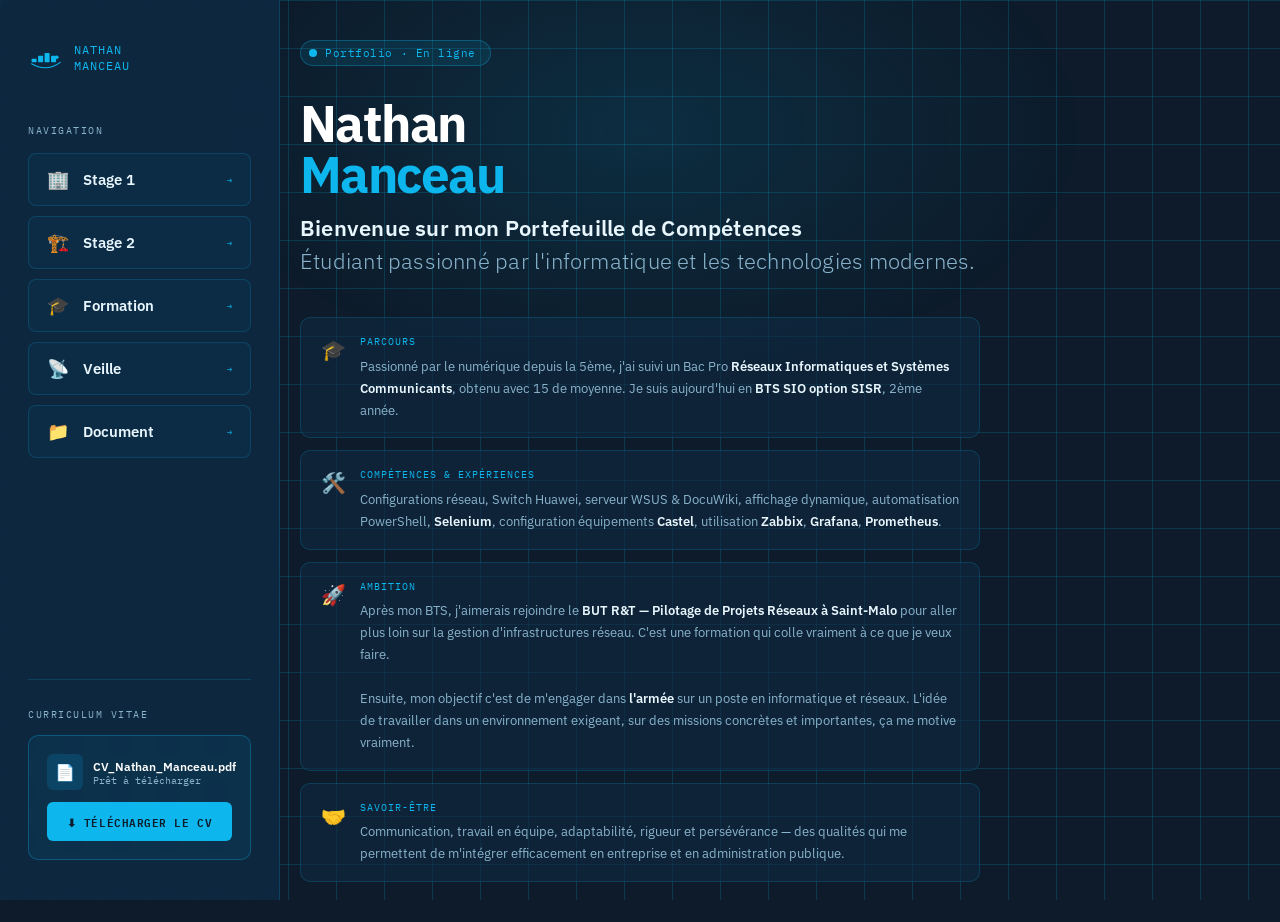
<file: index.html>
<!DOCTYPE html>
<html lang="fr">
<head>
<meta charset="UTF-8">
<meta name="viewport" content="width=device-width, initial-scale=1.0">
<title>Nathan Manceau — Portfolio</title>
<link href="https://fonts.googleapis.com/css2?family=IBM+Plex+Mono:wght@400;500;600&family=IBM+Plex+Sans:wght@300;400;600;700&display=swap" rel="stylesheet">
<style>
  :root {
    --docker-dark:   #0d1b2a;
    --docker-navy:   #0f2a44;
    --docker-blue:   #0db7ed;
    --docker-mid:    #1d6fa4;
    --docker-light:  #e8f6fd;
    --docker-grey:   #8ab4cc;
    --docker-border: rgba(13,183,237,0.18);
    --white:         #ffffff;
  }
 
  * { margin: 0; padding: 0; box-sizing: border-box; }
 
  body {
    font-family: 'IBM Plex Sans', sans-serif;
    background: var(--docker-dark);
    color: var(--white);
    min-height: 100vh;
    display: flex;
    overflow-x: hidden;
  }
 
  /* ── BACKGROUND grid ── */
  body::before {
    content: '';
    position: fixed;
    inset: 0;
    background-image:
      linear-gradient(var(--docker-border) 1px, transparent 1px),
      linear-gradient(90deg, var(--docker-border) 1px, transparent 1px);
    background-size: 48px 48px;
    pointer-events: none;
    z-index: 0;
  }
 
  /* glow blob */
  body::after {
    content: '';
    position: fixed;
    top: -120px; left: 50%;
    transform: translateX(-50%);
    width: 900px; height: 500px;
    border-radius: 50%;
    background: radial-gradient(ellipse, rgba(13,183,237,0.12) 0%, transparent 70%);
    pointer-events: none;
    z-index: 0;
  }
 
  /* ── SIDEBAR ── */
  .sidebar {
    position: fixed;
    left: 0; top: 0; bottom: 0;
    width: 280px;
    background: rgba(15,42,68,0.85);
    backdrop-filter: blur(12px);
    border-right: 1px solid var(--docker-border);
    display: flex;
    flex-direction: column;
    padding: 40px 28px;
    z-index: 10;
    animation: slideInLeft 0.6s ease both;
  }
 
  .sidebar-logo {
    display: flex;
    align-items: center;
    gap: 10px;
    margin-bottom: 48px;
  }
 
  /* Docker whale icon (SVG inline) */
  .whale-icon {
    width: 36px; height: 36px;
    flex-shrink: 0;
  }
 
  .sidebar-brand {
    font-family: 'IBM Plex Mono', monospace;
    font-size: 12px;
    color: var(--docker-blue);
    letter-spacing: 0.08em;
    text-transform: uppercase;
    line-height: 1.3;
  }
 
  .nav-label {
    font-family: 'IBM Plex Mono', monospace;
    font-size: 10px;
    color: var(--docker-grey);
    text-transform: uppercase;
    letter-spacing: 0.15em;
    margin-bottom: 16px;
  }
 
  .nav-buttons {
    display: flex;
    flex-direction: column;
    gap: 10px;
    flex: 1;
  }
 
  .nav-btn {
    display: flex;
    align-items: center;
    gap: 14px;
    padding: 14px 18px;
    border: 1px solid var(--docker-border);
    border-radius: 8px;
    background: rgba(13,183,237,0.04);
    color: var(--docker-light);
    font-family: 'IBM Plex Sans', sans-serif;
    font-size: 0.92rem;
    font-weight: 600;
    cursor: pointer;
    text-decoration: none;
    transition: all 0.22s ease;
    position: relative;
    overflow: hidden;
  }
 
  .nav-btn::before {
    content: '';
    position: absolute;
    left: 0; top: 0; bottom: 0;
    width: 3px;
    background: var(--docker-blue);
    transform: scaleY(0);
    transition: transform 0.22s ease;
    border-radius: 0 2px 2px 0;
  }
 
  .nav-btn:hover {
    background: rgba(13,183,237,0.12);
    border-color: rgba(13,183,237,0.45);
    color: var(--white);
    transform: translateX(4px);
  }
 
  .nav-btn:hover::before { transform: scaleY(1); }
 
  .nav-btn .btn-icon {
    font-size: 18px;
    flex-shrink: 0;
  }
 
  .nav-btn .btn-tag {
    font-family: 'IBM Plex Mono', monospace;
    font-size: 9px;
    color: var(--docker-blue);
    margin-left: auto;
    opacity: 0.7;
  }
 
  /* CV section */
  .cv-section {
    margin-top: auto;
    padding-top: 28px;
    border-top: 1px solid var(--docker-border);
  }
 
  .cv-label {
    font-family: 'IBM Plex Mono', monospace;
    font-size: 10px;
    color: var(--docker-grey);
    text-transform: uppercase;
    letter-spacing: 0.15em;
    margin-bottom: 14px;
  }
 
  .cv-card {
    background: rgba(13,183,237,0.07);
    border: 1px solid rgba(13,183,237,0.3);
    border-radius: 10px;
    padding: 18px;
    display: flex;
    flex-direction: column;
    gap: 12px;
  }
 
  .cv-file {
    display: flex;
    align-items: center;
    gap: 10px;
  }
 
  .cv-file-icon {
    width: 36px; height: 36px;
    background: rgba(13,183,237,0.15);
    border-radius: 6px;
    display: flex; align-items: center; justify-content: center;
    font-size: 16px;
    flex-shrink: 0;
  }
 
  .cv-file-info { flex: 1; }
  .cv-file-name {
    font-size: 0.78rem;
    font-weight: 600;
    color: var(--white);
  }
  .cv-file-size {
    font-family: 'IBM Plex Mono', monospace;
    font-size: 10px;
    color: var(--docker-grey);
  }
 
  .cv-download-btn {
    display: flex;
    align-items: center;
    justify-content: center;
    gap: 8px;
    padding: 10px;
    background: var(--docker-blue);
    color: var(--docker-dark);
    font-family: 'IBM Plex Mono', monospace;
    font-size: 11px;
    font-weight: 600;
    letter-spacing: 0.05em;
    text-transform: uppercase;
    border: none;
    border-radius: 6px;
    cursor: pointer;
    text-decoration: none;
    transition: all 0.2s ease;
  }
 
  .cv-download-btn:hover {
    background: #30ccf5;
    transform: translateY(-1px);
    box-shadow: 0 6px 20px rgba(13,183,237,0.35);
  }
 
  /* ── MAIN ── */
  .main {
    margin-left: 280px;
    flex: 1;
    display: flex;
    flex-direction: column;
    align-items: center;
    justify-content: center;
    min-height: 100vh;
    padding: 60px 60px 60px 80px;
    position: relative;
    z-index: 1;
  }
 
  .hero {
    max-width: 680px;
    width: 100%;
    animation: fadeUp 0.7s 0.2s ease both;
  }
 
  .hero-chip {
    display: inline-flex;
    align-items: center;
    gap: 8px;
    background: rgba(13,183,237,0.1);
    border: 1px solid rgba(13,183,237,0.3);
    border-radius: 20px;
    padding: 5px 14px 5px 8px;
    margin-bottom: 32px;
  }
 
  .chip-dot {
    width: 8px; height: 8px;
    border-radius: 50%;
    background: var(--docker-blue);
    animation: pulse 2s ease infinite;
  }
 
  .chip-text {
    font-family: 'IBM Plex Mono', monospace;
    font-size: 11px;
    color: var(--docker-blue);
    letter-spacing: 0.05em;
  }
 
  .hero-name {
    font-size: clamp(2.4rem, 4vw, 3.8rem);
    font-weight: 700;
    letter-spacing: -0.03em;
    line-height: 1;
    margin-bottom: 12px;
    color: var(--white);
  }
 
  .hero-name span {
    color: var(--docker-blue);
  }
 
  .hero-title {
    font-size: clamp(1rem, 2vw, 1.35rem);
    font-weight: 300;
    color: var(--docker-grey);
    letter-spacing: 0.01em;
    margin-bottom: 40px;
    line-height: 1.5;
  }
 
  .hero-title strong {
    color: var(--docker-light);
    font-weight: 600;
  }
 
  /* Container cards row */
  .container-row {
    display: flex;
    gap: 12px;
    flex-wrap: wrap;
    margin-top: 8px;
  }
 
  .container-card {
    background: rgba(15,42,68,0.7);
    border: 1px solid var(--docker-border);
    border-radius: 10px;
    padding: 14px 20px;
    display: flex;
    align-items: center;
    gap: 10px;
    font-family: 'IBM Plex Mono', monospace;
    font-size: 11px;
    color: var(--docker-grey);
    transition: all 0.2s ease;
  }
 
  .container-card:hover {
    border-color: rgba(13,183,237,0.4);
    color: var(--docker-light);
  }
 
  .container-card .status-dot {
    width: 6px; height: 6px;
    border-radius: 50%;
    background: #3ddc84;
    flex-shrink: 0;
  }
 
  /* decorative docker stack */
  .docker-stack {
    position: absolute;
    right: 60px;
    top: 50%;
    transform: translateY(-50%);
    display: flex;
    flex-direction: column;
    gap: 8px;
    opacity: 0.25;
    pointer-events: none;
    animation: fadeUp 1s 0.5s ease both;
  }
 
  .stack-block {
    width: 140px;
    height: 28px;
    border: 1px solid var(--docker-blue);
    border-radius: 4px;
    background: rgba(13,183,237,0.06);
  }
 
  .stack-block:nth-child(2) { width: 160px; }
  .stack-block:nth-child(3) { width: 120px; }
  .stack-block:nth-child(4) { width: 150px; }
 
  /* ── BIO ── */
  .bio { display: flex; flex-direction: column; gap: 12px; margin-top: 8px; }
 
  .bio-block {
    display: flex; align-items: flex-start; gap: 14px;
    background: rgba(15,42,68,0.6);
    border: 1px solid var(--docker-border);
    border-radius: 10px;
    padding: 16px 20px;
    transition: border-color 0.2s ease;
  }
 
  .bio-block:hover { border-color: rgba(13,183,237,0.35); }
  .bio-icon { font-size: 20px; flex-shrink: 0; margin-top: 2px; }
 
  .bio-text { font-size: 0.83rem; color: var(--docker-grey); line-height: 1.65; }
  .bio-text strong { color: var(--docker-light); font-weight: 600; }
 
  .bio-heading {
    font-family: 'IBM Plex Mono', monospace;
    font-size: 10px; color: var(--docker-blue);
    text-transform: uppercase; letter-spacing: 0.1em; margin-bottom: 5px;
  }
 
  /* ── ANIMATIONS ── */
  @keyframes fadeUp {
    from { opacity: 0; transform: translateY(24px); }
    to   { opacity: 1; transform: translateY(0); }
  }
 
  @keyframes slideInLeft {
    from { opacity: 0; transform: translateX(-30px); }
    to   { opacity: 1; transform: translateX(0); }
  }
 
  @keyframes pulse {
    0%, 100% { opacity: 1; transform: scale(1); }
    50%       { opacity: 0.5; transform: scale(0.85); }
  }
 
  
    body { flex-direction: column; }
    .main { margin-left: 0; padding: 40px 24px; }
    .docker-stack { display: none; }
  }
 
  /* ── RESPONSIVE ── */
  @media (max-width: 768px) {
    body { flex-direction: column; }
 
    .sidebar {
      position: relative;
      width: 100%;
      height: auto;
      border-right: none;
      border-bottom: 1px solid var(--docker-border);
      padding: 20px 20px 16px;
    }
 
    .sidebar-logo { margin-bottom: 16px; }
 
    .nav-label { margin-bottom: 10px; }
 
    .nav-buttons {
      display: grid;
      grid-template-columns: repeat(2, 1fr);
      gap: 8px;
      flex: none;
    }
 
    .nav-btn { padding: 10px 12px; font-size: 0.82rem; }
 
    .cv-section {
      margin-top: 16px;
      padding-top: 16px;
    }
 
    .cv-card { flex-direction: row; align-items: center; gap: 10px; padding: 12px; }
    .cv-file { flex: 1; }
    .cv-download-btn { white-space: nowrap; padding: 8px 12px; }
 
    .main {
      margin-left: 0 !important;
      max-width: 100% !important;
      padding: 28px 20px 48px;
      min-height: auto;
    }
 
    .page-header { margin-bottom: 28px; }
    .page-title { font-size: 1.4rem; }
 
    .two-col { grid-template-columns: 1fr; }
 
    .hero-name { font-size: 2rem; }
    .docker-stack { display: none; }
 
    .productions-grid { grid-template-columns: 1fr; }
 
    .table-wrap { font-size: 0.75rem; }
    th, td { padding: 8px 10px; }
  }
 
</style>
</head>
<body>
 
<!-- ── SIDEBAR ── -->
<aside class="sidebar">
 
  <div class="sidebar-logo" style="cursor:pointer;" onclick="window.location.href='index.html'">
    <!-- Docker whale SVG -->
    <svg class="whale-icon" viewBox="0 0 100 100" fill="none" xmlns="http://www.w3.org/2000/svg">
      <rect x="10" y="52" width="14" height="10" rx="2" fill="#0db7ed"/>
      <rect x="28" y="44" width="14" height="18" rx="2" fill="#0db7ed"/>
      <rect x="46" y="36" width="14" height="26" rx="2" fill="#0db7ed"/>
      <rect x="64" y="44" width="14" height="18" rx="2" fill="#0db7ed"/>
      <path d="M10 66 Q50 90 90 62" stroke="#0db7ed" stroke-width="3" fill="none" stroke-linecap="round"/>
      <circle cx="80" cy="48" r="5" fill="#0db7ed"/>
    </svg>
    <div class="sidebar-brand">Nathan<br>Manceau</div>
  </div>
 
  <div class="nav-label">Navigation</div>
  <nav class="nav-buttons">
    <a href="stage1.html" class="nav-btn">
      <span class="btn-icon">🏢</span>
      Stage 1
      <span class="btn-tag">→</span>
    </a>
    <a href="stage2.html" class="nav-btn">
      <span class="btn-icon">🏗️</span>
      Stage 2
      <span class="btn-tag">→</span>
    </a>
    <a href="formation.html" class="nav-btn">
      <span class="btn-icon">🎓</span>
      Formation
      <span class="btn-tag">→</span>
    </a>
    <a href="veille.html" class="nav-btn">
      <span class="btn-icon">📡</span>
      Veille
      <span class="btn-tag">→</span>
    </a>
    <a href="documents.html" class="nav-btn">
      <span class="btn-icon">📁</span>
      Document
      <span class="btn-tag">→</span>
    </a>
  </nav>
 
  <!-- CV -->
  <div class="cv-section">
    <div class="cv-label">Curriculum Vitae</div>
    <div class="cv-card">
      <div class="cv-file">
        <div class="cv-file-icon">📄</div>
        <div class="cv-file-info">
          <div class="cv-file-name">CV_Nathan_Manceau.pdf</div>
          <div class="cv-file-size">Prêt à télécharger</div>
        </div>
      </div>
      <a href="CV_Nathan_Manceau.pdf" class="cv-download-btn" download>
        ⬇ Télécharger le CV
      </a>
    </div>
  </div>
 
</aside>
 
<!-- ── MAIN ── -->
<main class="main">
 
  <!-- Decorative stack -->
  <div class="docker-stack">
    <div class="stack-block"></div>
    <div class="stack-block"></div>
    <div class="stack-block"></div>
    <div class="stack-block"></div>
  </div>
 
  <div class="hero">
    <div class="hero-chip">
      <div class="chip-dot"></div>
      <span class="chip-text">Portfolio · En ligne</span>
    </div>
 
    <h2 class="hero-name">Nathan<br><span>Manceau</span></h2>
 
    <p class="hero-title">
      <strong>Bienvenue sur mon Portefeuille de Compétences</strong><br>
      Étudiant passionné par l'informatique et les technologies modernes.
    </p>
 
    <div class="bio">
      <div class="bio-block">
        <div class="bio-icon">🎓</div>
        <div class="bio-text">
          <div class="bio-heading">Parcours</div>
          Passionné par le numérique depuis la 5ème, j'ai suivi un Bac Pro <strong>Réseaux Informatiques et Systèmes Communicants</strong>, obtenu avec 15 de moyenne. Je suis aujourd'hui en <strong>BTS SIO option SISR</strong>, 2ème année.
        </div>
      </div>
      <div class="bio-block">
        <div class="bio-icon">🛠️</div>
        <div class="bio-text">
          <div class="bio-heading">Compétences & Expériences</div>
          Configurations réseau, Switch Huawei, serveur WSUS & DocuWiki, affichage dynamique, automatisation PowerShell, <strong>Selenium</strong>, configuration équipements <strong>Castel</strong>, utilisation <strong>Zabbix</strong>, <strong>Grafana</strong>, <strong>Prometheus</strong>.
        </div>
      </div>
      <div class="bio-block">
        <div class="bio-icon">🚀</div>
        <div class="bio-text">
          <div class="bio-heading">Ambition</div>
          Après mon BTS, j'aimerais rejoindre le <strong>BUT R&T — Pilotage de Projets Réseaux à Saint-Malo</strong> pour aller plus loin sur la gestion d'infrastructures réseau. C'est une formation qui colle vraiment à ce que je veux faire.<br><br>
          Ensuite, mon objectif c'est de m'engager dans <strong>l'armée</strong> sur un poste en informatique et réseaux. L'idée de travailler dans un environnement exigeant, sur des missions concrètes et importantes, ça me motive vraiment.
        </div>
      </div>
      <div class="bio-block">
        <div class="bio-icon">🤝</div>
        <div class="bio-text">
          <div class="bio-heading">Savoir-être</div>
          Communication, travail en équipe, adaptabilité, rigueur et persévérance — des qualités qui me permettent de m'intégrer efficacement en entreprise et en administration publique.
        </div>
      </div>
    </div>
  </div>
 
</main>
 
</body>
</html>
</file>
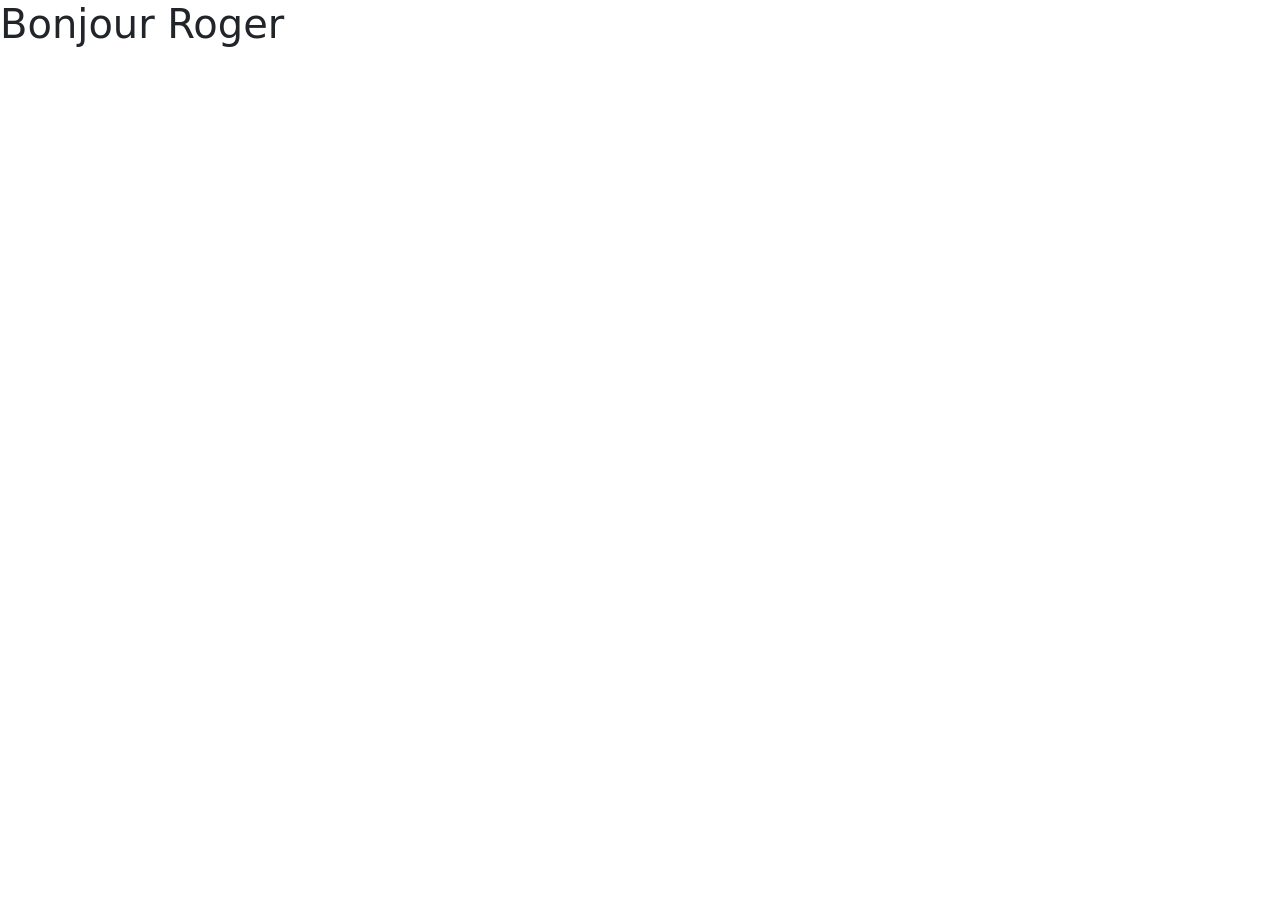
<file: formation/année 1/développement/js/exercice_5/index.html>
<!DOCTYPE html>
<html>
  <head>
    <meta charset="utf-8">
    <link href="https://cdn.jsdelivr.net/npm/bootstrap@5.3.0-alpha1/dist/css/bootstrap.min.css" rel="stylesheet" integrity="sha384-GLhlTQ8iRABdZLl6O3oVMWSktQOp6b7In1Zl3/Jr59b6EGGoI1aFkw7cmDA6j6gD" crossorigin="anonymous">
    <title>Roger</title>
  </head>

  <body>
    <h1>Bonjour Roger</h1>
    <p></p>
    <script src="index.js"></script>
</body>
</html>
</file>
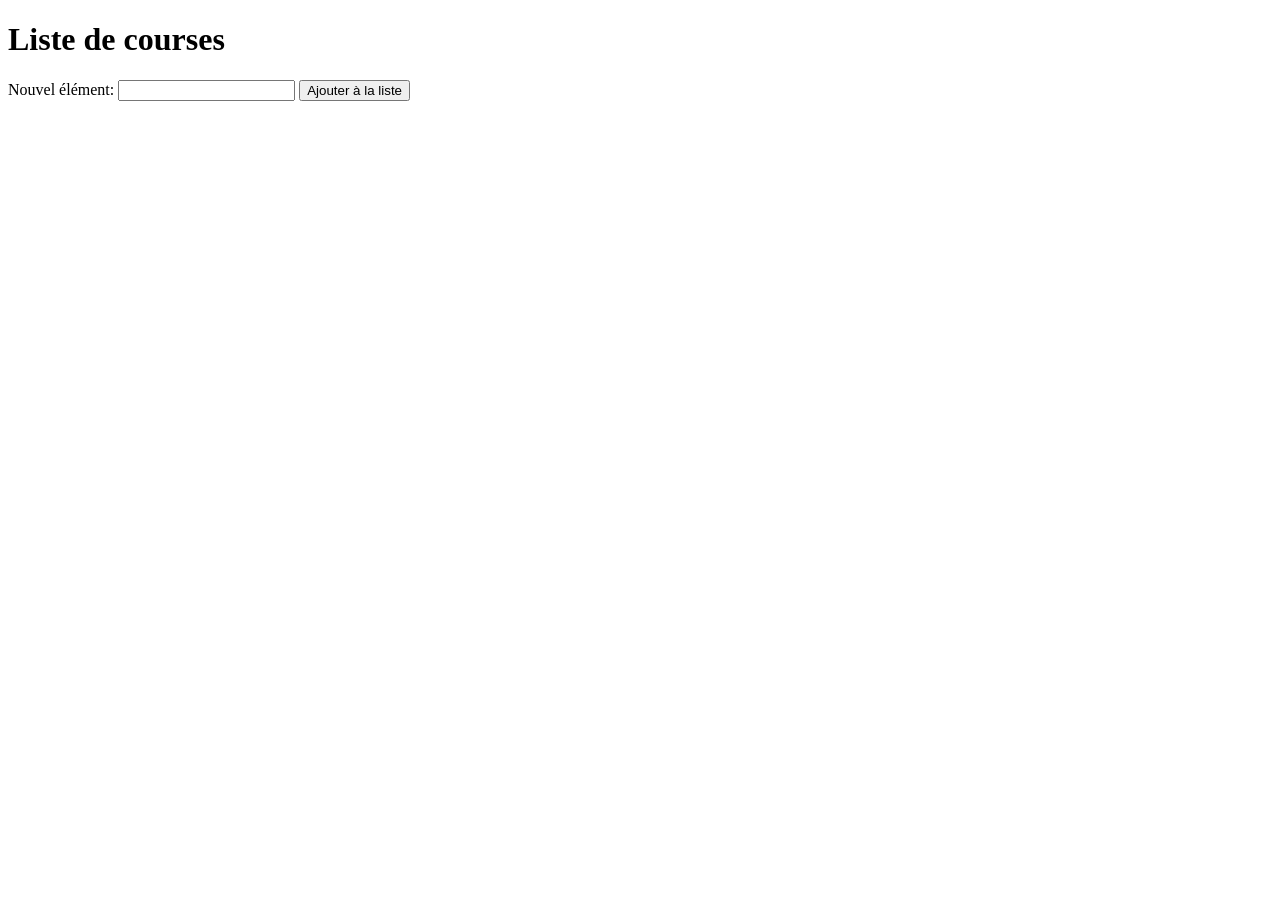
<file: formation/année 1/développement/js/TP2/index.html>
<!DOCTYPE html>
<html lang="en-us">
  <head>
    <meta charset="utf-8">
    <meta name="viewport" content="width=device-width, initial-scale=1.0">
    <title>Liste de courses</title>
    <link rel="stylesheet" href="index.css">
    <script src="index.js" defer ></script>

  </head>
  <body>

    <h1>Liste de courses</h1>

    <div>
      <label for="item">Nouvel élément:</label>
      <input type="text" name="item" id="item">
      <button>Ajouter à la liste</button>
    </div>

    <ul>

    </ul>
  </body>
</html>
</file>
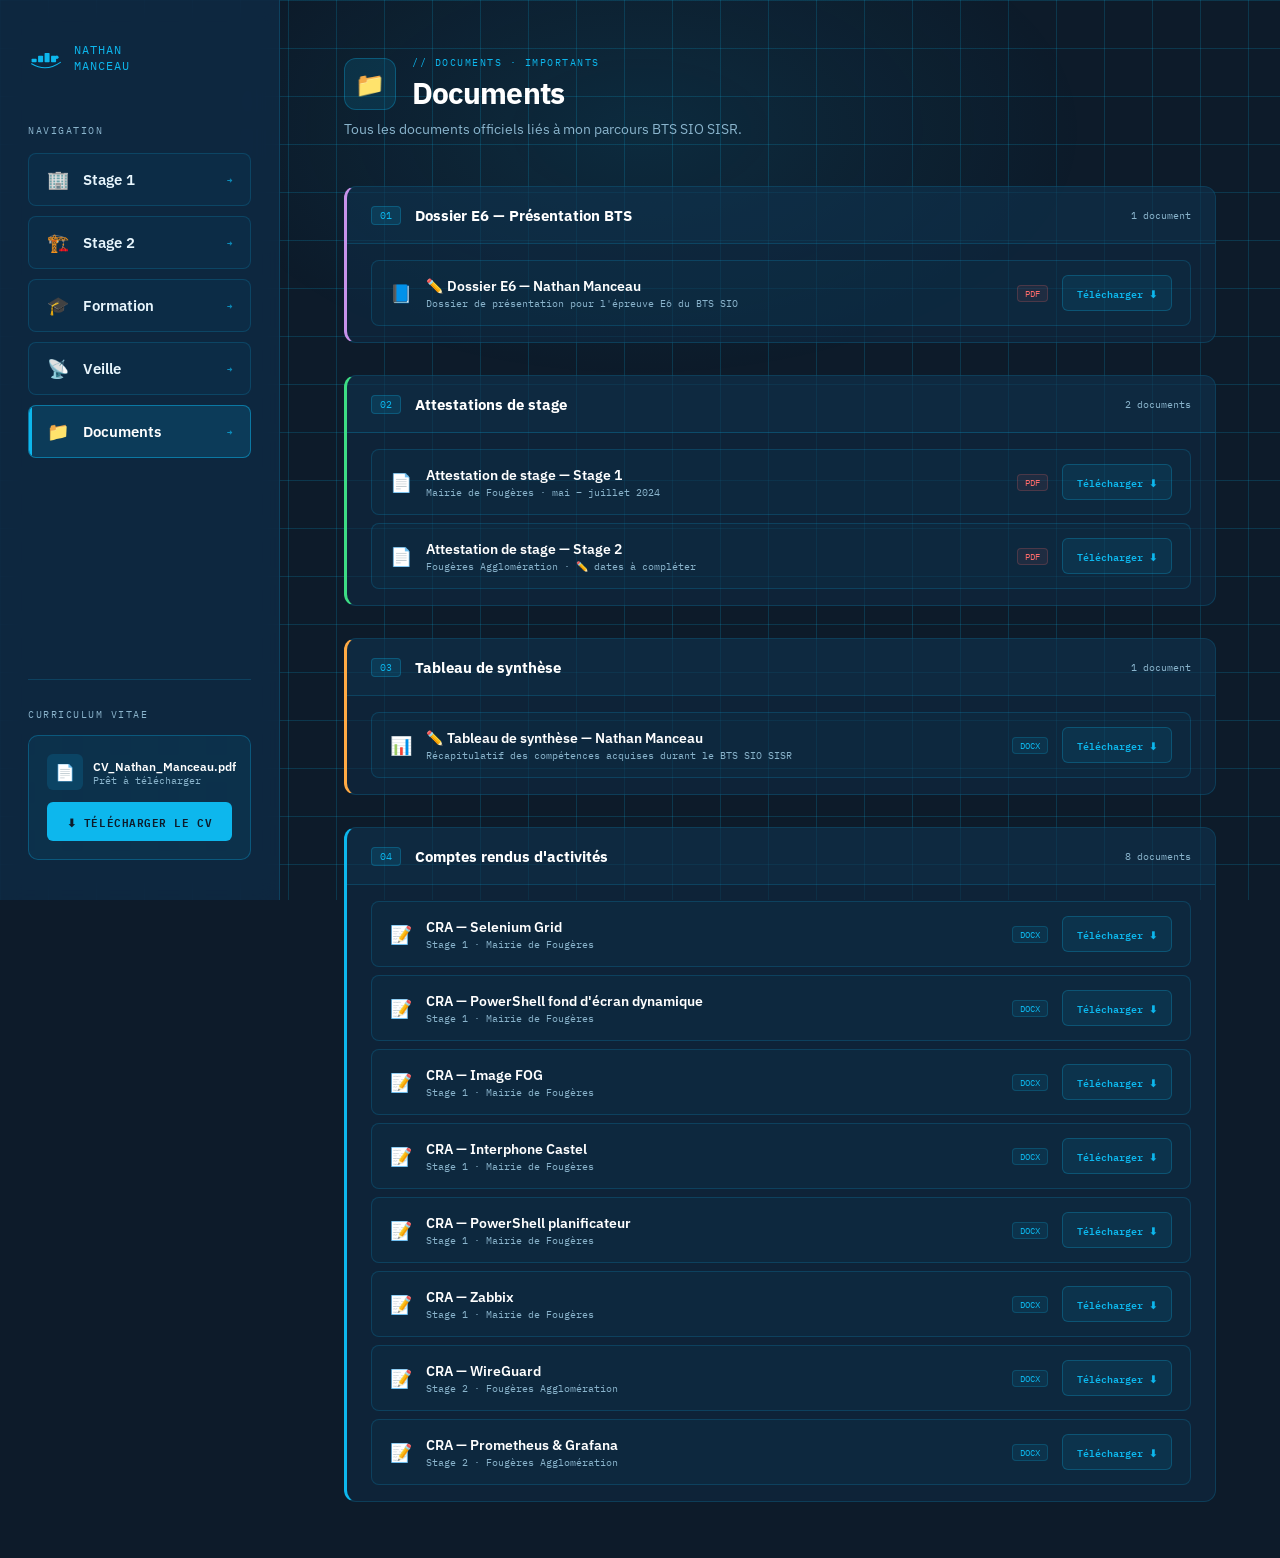
<file: document.html>
<!DOCTYPE html>
<html lang="fr">
<head>
<meta charset="UTF-8">
<meta name="viewport" content="width=device-width, initial-scale=1.0">
<title>Nathan Manceau — Documents</title>
<link href="https://fonts.googleapis.com/css2?family=IBM+Plex+Mono:wght@400;500;600&family=IBM+Plex+Sans:wght@300;400;600;700&display=swap" rel="stylesheet">
<style>
  :root {
    --docker-dark:   #0d1b2a;
    --docker-navy:   #0f2a44;
    --docker-blue:   #0db7ed;
    --docker-light:  #e8f6fd;
    --docker-grey:   #8ab4cc;
    --docker-border: rgba(13,183,237,0.18);
    --white:         #ffffff;
    --green:         #3ddc84;
    --orange:        #ffaa44;
    --purple:        #c792ea;
    --red:           #ff6b6b;
  }

  * { margin: 0; padding: 0; box-sizing: border-box; }

  body {
    font-family: 'IBM Plex Sans', sans-serif;
    background: var(--docker-dark);
    color: var(--white);
    min-height: 100vh;
    display: flex;
    overflow-x: hidden;
  }

  body::before {
    content: '';
    position: fixed; inset: 0;
    background-image:
      linear-gradient(var(--docker-border) 1px, transparent 1px),
      linear-gradient(90deg, var(--docker-border) 1px, transparent 1px);
    background-size: 48px 48px;
    pointer-events: none; z-index: 0;
  }

  body::after {
    content: '';
    position: fixed;
    top: -120px; left: 50%; transform: translateX(-50%);
    width: 900px; height: 500px; border-radius: 50%;
    background: radial-gradient(ellipse, rgba(13,183,237,0.10) 0%, transparent 70%);
    pointer-events: none; z-index: 0;
  }

  /* ── SIDEBAR ── */
  .sidebar {
    position: fixed; left: 0; top: 0; bottom: 0; width: 280px;
    background: rgba(15,42,68,0.85); backdrop-filter: blur(12px);
    border-right: 1px solid var(--docker-border);
    display: flex; flex-direction: column;
    padding: 40px 28px; z-index: 10;
  }

  .sidebar-logo { display: flex; align-items: center; gap: 10px; margin-bottom: 48px; cursor: pointer; }
  .whale-icon { width: 36px; height: 36px; flex-shrink: 0; }
  .sidebar-brand { font-family: 'IBM Plex Mono', monospace; font-size: 12px; color: var(--docker-blue); letter-spacing: 0.08em; text-transform: uppercase; line-height: 1.3; }

  .nav-label { font-family: 'IBM Plex Mono', monospace; font-size: 10px; color: var(--docker-grey); text-transform: uppercase; letter-spacing: 0.15em; margin-bottom: 16px; }
  .nav-buttons { display: flex; flex-direction: column; gap: 10px; flex: 1; }

  .nav-btn {
    display: flex; align-items: center; gap: 14px;
    padding: 14px 18px; border: 1px solid var(--docker-border);
    border-radius: 8px; background: rgba(13,183,237,0.04);
    color: var(--docker-light); font-family: 'IBM Plex Sans', sans-serif;
    font-size: 0.92rem; font-weight: 600; cursor: pointer;
    text-decoration: none; transition: all 0.22s ease;
    position: relative; overflow: hidden;
  }
  .nav-btn::before { content: ''; position: absolute; left: 0; top: 0; bottom: 0; width: 3px; background: var(--docker-blue); transform: scaleY(0); transition: transform 0.22s ease; border-radius: 0 2px 2px 0; }
  .nav-btn:hover { background: rgba(13,183,237,0.12); border-color: rgba(13,183,237,0.45); color: var(--white); transform: translateX(4px); }
  .nav-btn:hover::before { transform: scaleY(1); }
  .nav-btn.active { background: rgba(13,183,237,0.15); border-color: rgba(13,183,237,0.5); color: var(--white); }
  .nav-btn.active::before { transform: scaleY(1); }
  .nav-btn .btn-icon { font-size: 18px; flex-shrink: 0; }
  .nav-btn .btn-tag { font-family: 'IBM Plex Mono', monospace; font-size: 9px; color: var(--docker-blue); margin-left: auto; opacity: 0.7; }

  .cv-section { margin-top: auto; padding-top: 28px; border-top: 1px solid var(--docker-border); }
  .cv-label { font-family: 'IBM Plex Mono', monospace; font-size: 10px; color: var(--docker-grey); text-transform: uppercase; letter-spacing: 0.15em; margin-bottom: 14px; }
  .cv-card { background: rgba(13,183,237,0.07); border: 1px solid rgba(13,183,237,0.3); border-radius: 10px; padding: 18px; display: flex; flex-direction: column; gap: 12px; }
  .cv-file { display: flex; align-items: center; gap: 10px; }
  .cv-file-icon { width: 36px; height: 36px; background: rgba(13,183,237,0.15); border-radius: 6px; display: flex; align-items: center; justify-content: center; font-size: 16px; flex-shrink: 0; }
  .cv-file-info { flex: 1; }
  .cv-file-name { font-size: 0.78rem; font-weight: 600; color: var(--white); }
  .cv-file-size { font-family: 'IBM Plex Mono', monospace; font-size: 10px; color: var(--docker-grey); }
  .cv-download-btn { display: flex; align-items: center; justify-content: center; gap: 8px; padding: 10px; background: var(--docker-blue); color: var(--docker-dark); font-family: 'IBM Plex Mono', monospace; font-size: 11px; font-weight: 600; letter-spacing: 0.05em; text-transform: uppercase; border: none; border-radius: 6px; cursor: pointer; text-decoration: none; transition: all 0.2s ease; }
  .cv-download-btn:hover { background: #30ccf5; transform: translateY(-1px); box-shadow: 0 6px 20px rgba(13,183,237,0.35); }

  /* ── MAIN ── */
  .main { margin-left: 280px; flex: 1; padding: 56px 64px; position: relative; z-index: 1; }

  .page-header { display: flex; align-items: center; gap: 16px; margin-bottom: 8px; animation: fadeUp 0.5s ease both; }
  .page-icon { width: 52px; height: 52px; background: rgba(13,183,237,0.12); border: 1px solid rgba(13,183,237,0.3); border-radius: 12px; display: flex; align-items: center; justify-content: center; font-size: 24px; flex-shrink: 0; }
  .page-eyebrow { font-family: 'IBM Plex Mono', monospace; font-size: 10px; color: var(--docker-blue); text-transform: uppercase; letter-spacing: 0.15em; margin-bottom: 4px; }
  .page-title { font-size: 1.9rem; font-weight: 700; letter-spacing: -0.03em; }
  .page-subtitle { color: var(--docker-grey); font-size: 0.88rem; margin-top: 8px; margin-bottom: 48px; animation: fadeUp 0.5s 0.1s ease both; }

  /* ── SECTIONS ── */
  .doc-sections { display: flex; flex-direction: column; gap: 32px; }

  .doc-section {
    background: rgba(15,42,68,0.6);
    border: 1px solid var(--docker-border);
    border-radius: 12px; overflow: hidden;
    animation: fadeUp 0.5s ease both;
  }
  .doc-section:nth-child(1) { animation-delay: 0.1s; }
  .doc-section:nth-child(2) { animation-delay: 0.2s; }
  .doc-section:nth-child(3) { animation-delay: 0.3s; }
  .doc-section:nth-child(4) { animation-delay: 0.4s; }

  .doc-section-head {
    display: flex; align-items: center; gap: 14px;
    padding: 18px 24px;
    border-bottom: 1px solid var(--docker-border);
    background: rgba(13,183,237,0.04);
  }

  .section-num { font-family: 'IBM Plex Mono', monospace; font-size: 10px; color: var(--docker-blue); background: rgba(13,183,237,0.12); border: 1px solid rgba(13,183,237,0.25); border-radius: 4px; padding: 2px 8px; flex-shrink: 0; }
  .section-title { font-size: 0.95rem; font-weight: 700; }
  .section-count { font-family: 'IBM Plex Mono', monospace; font-size: 10px; color: var(--docker-grey); margin-left: auto; }

  /* bande couleur gauche */
  .doc-section { border-left: 3px solid var(--section-color, var(--docker-blue)); }

  .doc-list { padding: 16px 24px; display: flex; flex-direction: column; gap: 8px; }

  .doc-item {
    display: flex; align-items: center; gap: 14px;
    padding: 14px 18px;
    background: rgba(13,183,237,0.03);
    border: 1px solid var(--docker-border);
    border-radius: 8px;
    transition: all 0.2s ease;
    position: relative; overflow: hidden;
  }

  .doc-item::before {
    content: ''; position: absolute; left: 0; top: 0; bottom: 0;
    width: 3px; background: var(--section-color, var(--docker-blue));
    transform: scaleY(0); transition: transform 0.2s ease;
  }

  .doc-item:hover { border-color: rgba(13,183,237,0.3); background: rgba(13,183,237,0.06); }
  .doc-item:hover::before { transform: scaleY(1); }

  .doc-item-icon { font-size: 18px; flex-shrink: 0; }

  .doc-item-info { flex: 1; min-width: 0; }
  .doc-item-name { font-size: 0.88rem; font-weight: 600; color: var(--white); white-space: nowrap; overflow: hidden; text-overflow: ellipsis; }
  .doc-item-desc { font-family: 'IBM Plex Mono', monospace; font-size: 10px; color: var(--docker-grey); margin-top: 2px; }

  .doc-item-ext {
    font-family: 'IBM Plex Mono', monospace; font-size: 9px;
    padding: 2px 7px; border-radius: 4px;
    text-transform: uppercase; flex-shrink: 0;
  }
  .ext-pdf  { color: var(--red);    background: rgba(255,107,107,0.08); border: 1px solid rgba(255,107,107,0.2); }
  .ext-docx { color: var(--docker-blue); background: rgba(13,183,237,0.08); border: 1px solid rgba(13,183,237,0.2); }
  .ext-xlsx { color: var(--green);  background: rgba(61,220,132,0.08); border: 1px solid rgba(61,220,132,0.2); }

  .doc-dl {
    display: flex; align-items: center; gap: 6px;
    padding: 8px 14px;
    background: rgba(13,183,237,0.08);
    border: 1px solid rgba(13,183,237,0.25);
    border-radius: 6px;
    color: var(--docker-blue);
    font-family: 'IBM Plex Mono', monospace;
    font-size: 10px; font-weight: 600;
    text-decoration: none; white-space: nowrap;
    transition: all 0.2s ease; flex-shrink: 0;
  }
  .doc-dl:hover { background: rgba(13,183,237,0.18); border-color: rgba(13,183,237,0.5); color: var(--white); }

  /* ── RESPONSIVE ── */
  @media (max-width: 768px) {
    body { flex-direction: column; }
    .sidebar { position: relative; width: 100%; height: auto; border-right: none; border-bottom: 1px solid var(--docker-border); padding: 20px 20px 16px; }
    .sidebar-logo { margin-bottom: 16px; }
    .nav-buttons { display: grid; grid-template-columns: repeat(2, 1fr); gap: 8px; flex: none; }
    .nav-btn { padding: 10px 12px; font-size: 0.82rem; }
    .cv-section { margin-top: 16px; padding-top: 16px; }
    .main { margin-left: 0; padding: 28px 20px 48px; }
    .doc-item { flex-wrap: wrap; }
    .doc-item-name { font-size: 0.82rem; }
  }

  @keyframes fadeUp {
    from { opacity: 0; transform: translateY(18px); }
    to   { opacity: 1; transform: translateY(0); }
  }
</style>
</head>
<body>

<!-- ── SIDEBAR ── -->
<aside class="sidebar">
  <div class="sidebar-logo" onclick="window.location.href='index.html'">
    <svg class="whale-icon" viewBox="0 0 100 100" fill="none" xmlns="http://www.w3.org/2000/svg">
      <rect x="10" y="52" width="14" height="10" rx="2" fill="#0db7ed"/>
      <rect x="28" y="44" width="14" height="18" rx="2" fill="#0db7ed"/>
      <rect x="46" y="36" width="14" height="26" rx="2" fill="#0db7ed"/>
      <rect x="64" y="44" width="14" height="18" rx="2" fill="#0db7ed"/>
      <path d="M10 66 Q50 90 90 62" stroke="#0db7ed" stroke-width="3" fill="none" stroke-linecap="round"/>
      <circle cx="80" cy="48" r="5" fill="#0db7ed"/>
    </svg>
    <div class="sidebar-brand">Nathan<br>Manceau</div>
  </div>

  <div class="nav-label">Navigation</div>
  <nav class="nav-buttons">
    <a href="stage1.html" class="nav-btn"><span class="btn-icon">🏢</span> Stage 1 <span class="btn-tag">→</span></a>
    <a href="stage2.html" class="nav-btn"><span class="btn-icon">🏗️</span> Stage 2 <span class="btn-tag">→</span></a>
    <a href="formation.html" class="nav-btn"><span class="btn-icon">🎓</span> Formation <span class="btn-tag">→</span></a>
    <a href="veille.html" class="nav-btn"><span class="btn-icon">📡</span> Veille <span class="btn-tag">→</span></a>
    <a href="documents.html" class="nav-btn active"><span class="btn-icon">📁</span> Documents <span class="btn-tag">→</span></a>
  </nav>

  <div class="cv-section">
    <div class="cv-label">Curriculum Vitae</div>
    <div class="cv-card">
      <div class="cv-file">
        <div class="cv-file-icon">📄</div>
        <div class="cv-file-info">
          <div class="cv-file-name">CV_Nathan_Manceau.pdf</div>
          <div class="cv-file-size">Prêt à télécharger</div>
        </div>
      </div>
      <a href="CV_Nathan_Manceau.pdf" class="cv-download-btn" download>⬇ Télécharger le CV</a>
    </div>
  </div>
</aside>

<!-- ── MAIN ── -->
<main class="main">

  <div class="page-header">
    <div class="page-icon">📁</div>
    <div>
      <div class="page-eyebrow">// documents · importants</div>
      <h1 class="page-title">Documents</h1>
    </div>
  </div>
  <p class="page-subtitle">Tous les documents officiels liés à mon parcours BTS SIO SISR.</p>

  <div class="doc-sections">

    <!-- 01 — DOSSIER E6 -->
    <div class="doc-section" style="--section-color: var(--purple);">
      <div class="doc-section-head">
        <span class="section-num">01</span>
        <span class="section-title">Dossier E6 — Présentation BTS</span>
        <span class="section-count">1 document</span>
      </div>
      <div class="doc-list">
        <div class="doc-item">
          <div class="doc-item-icon">📘</div>
          <div class="doc-item-info">
            <div class="doc-item-name">✏️ Dossier E6 — Nathan Manceau</div>
            <div class="doc-item-desc">Dossier de présentation pour l'épreuve E6 du BTS SIO</div>
          </div>
          <span class="doc-item-ext ext-pdf">pdf</span>
          <a href="#" class="doc-dl" download>Télécharger ⬇</a>
        </div>
      </div>
    </div>

    <!-- 02 — ATTESTATIONS DE STAGE -->
    <div class="doc-section" style="--section-color: var(--green);">
      <div class="doc-section-head">
        <span class="section-num">02</span>
        <span class="section-title">Attestations de stage</span>
        <span class="section-count">2 documents</span>
      </div>
      <div class="doc-list">
        <div class="doc-item">
          <div class="doc-item-icon">📄</div>
          <div class="doc-item-info">
            <div class="doc-item-name">Attestation de stage — Stage 1</div>
            <div class="doc-item-desc">Mairie de Fougères · mai – juillet 2024</div>
          </div>
          <span class="doc-item-ext ext-pdf">pdf</span>
          <a href="#" class="doc-dl" download>Télécharger ⬇</a>
        </div>
        <div class="doc-item">
          <div class="doc-item-icon">📄</div>
          <div class="doc-item-info">
            <div class="doc-item-name">Attestation de stage — Stage 2</div>
            <div class="doc-item-desc">Fougères Agglomération · ✏️ dates à compléter</div>
          </div>
          <span class="doc-item-ext ext-pdf">pdf</span>
          <a href="#" class="doc-dl" download>Télécharger ⬇</a>
        </div>
      </div>
    </div>

    <!-- 03 — TABLEAU DE SYNTHÈSE -->
    <div class="doc-section" style="--section-color: var(--orange);">
      <div class="doc-section-head">
        <span class="section-num">03</span>
        <span class="section-title">Tableau de synthèse</span>
        <span class="section-count">1 document</span>
      </div>
      <div class="doc-list">
        <div class="doc-item">
          <div class="doc-item-icon">📊</div>
          <div class="doc-item-info">
            <div class="doc-item-name">✏️ Tableau de synthèse — Nathan Manceau</div>
            <div class="doc-item-desc">Récapitulatif des compétences acquises durant le BTS SIO SISR</div>
          </div>
          <span class="doc-item-ext ext-docx">docx</span>
          <a href="#" class="doc-dl" download>Télécharger ⬇</a>
        </div>
      </div>
    </div>

    <!-- 04 — COMPTES RENDUS D'ACTIVITÉS -->
    <div class="doc-section" style="--section-color: var(--docker-blue);">
      <div class="doc-section-head">
        <span class="section-num">04</span>
        <span class="section-title">Comptes rendus d'activités</span>
        <span class="section-count">8 documents</span>
      </div>
      <div class="doc-list">

        <!-- Stage 1 -->
        <div class="doc-item">
          <div class="doc-item-icon">📝</div>
          <div class="doc-item-info">
            <div class="doc-item-name">CRA — Selenium Grid</div>
            <div class="doc-item-desc">Stage 1 · Mairie de Fougères</div>
          </div>
          <span class="doc-item-ext ext-docx">docx</span>
          <a href="Stage 1/RA_Selenium_Nathan Manceau.docx" class="doc-dl" download>Télécharger ⬇</a>
        </div>
        <div class="doc-item">
          <div class="doc-item-icon">📝</div>
          <div class="doc-item-info">
            <div class="doc-item-name">CRA — PowerShell fond d'écran dynamique</div>
            <div class="doc-item-desc">Stage 1 · Mairie de Fougères</div>
          </div>
          <span class="doc-item-ext ext-docx">docx</span>
          <a href="Stage 1/RA_ Affichage_de_données_système_sur_des_serveurs_via_PowerShell_Nathan Manceau.docx" class="doc-dl" download>Télécharger ⬇</a>
        </div>
        <div class="doc-item">
          <div class="doc-item-icon">📝</div>
          <div class="doc-item-info">
            <div class="doc-item-name">CRA — Image FOG</div>
            <div class="doc-item-desc">Stage 1 · Mairie de Fougères</div>
          </div>
          <span class="doc-item-ext ext-docx">docx</span>
          <a href="Stage 1/RA_Image Fog_Nathan Manceau.docx" class="doc-dl" download>Télécharger ⬇</a>
        </div>
        <div class="doc-item">
          <div class="doc-item-icon">📝</div>
          <div class="doc-item-info">
            <div class="doc-item-name">CRA — Interphone Castel</div>
            <div class="doc-item-desc">Stage 1 · Mairie de Fougères</div>
          </div>
          <span class="doc-item-ext ext-docx">docx</span>
          <a href="Stage 1/RA_interphone_Nathan Manceau.docx" class="doc-dl" download>Télécharger ⬇</a>
        </div>
        <div class="doc-item">
          <div class="doc-item-icon">📝</div>
          <div class="doc-item-info">
            <div class="doc-item-name">CRA — PowerShell planificateur</div>
            <div class="doc-item-desc">Stage 1 · Mairie de Fougères</div>
          </div>
          <span class="doc-item-ext ext-docx">docx</span>
          <a href="Stage 1/RA_Powershell_Nathan Manceau.docx" class="doc-dl" download>Télécharger ⬇</a>
        </div>
        <div class="doc-item">
          <div class="doc-item-icon">📝</div>
          <div class="doc-item-info">
            <div class="doc-item-name">CRA — Zabbix</div>
            <div class="doc-item-desc">Stage 1 · Mairie de Fougères</div>
          </div>
          <span class="doc-item-ext ext-docx">docx</span>
          <a href="Stage 1/RA_Zabbix_ManceauNathan1.docx" class="doc-dl" download>Télécharger ⬇</a>
        </div>
        <div class="doc-item">
          <div class="doc-item-icon">📝</div>
          <div class="doc-item-info">
            <div class="doc-item-name">CRA — WireGuard</div>
            <div class="doc-item-desc">Stage 2 · Fougères Agglomération</div>
          </div>
          <span class="doc-item-ext ext-docx">docx</span>
          <a href="Stage 2/wireguard.docx" class="doc-dl" download>Télécharger ⬇</a>
        </div>
        <div class="doc-item">
          <div class="doc-item-icon">📝</div>
          <div class="doc-item-info">
            <div class="doc-item-name">CRA — Prometheus & Grafana</div>
            <div class="doc-item-desc">Stage 2 · Fougères Agglomération</div>
          </div>
          <span class="doc-item-ext ext-docx">docx</span>
          <a href="Stage 2/RA_Prometheus_NathanManceau.docx" class="doc-dl" download>Télécharger ⬇</a>
        </div>

      </div>
    </div>

  </div>
</main>

</body>
</html>
</file>
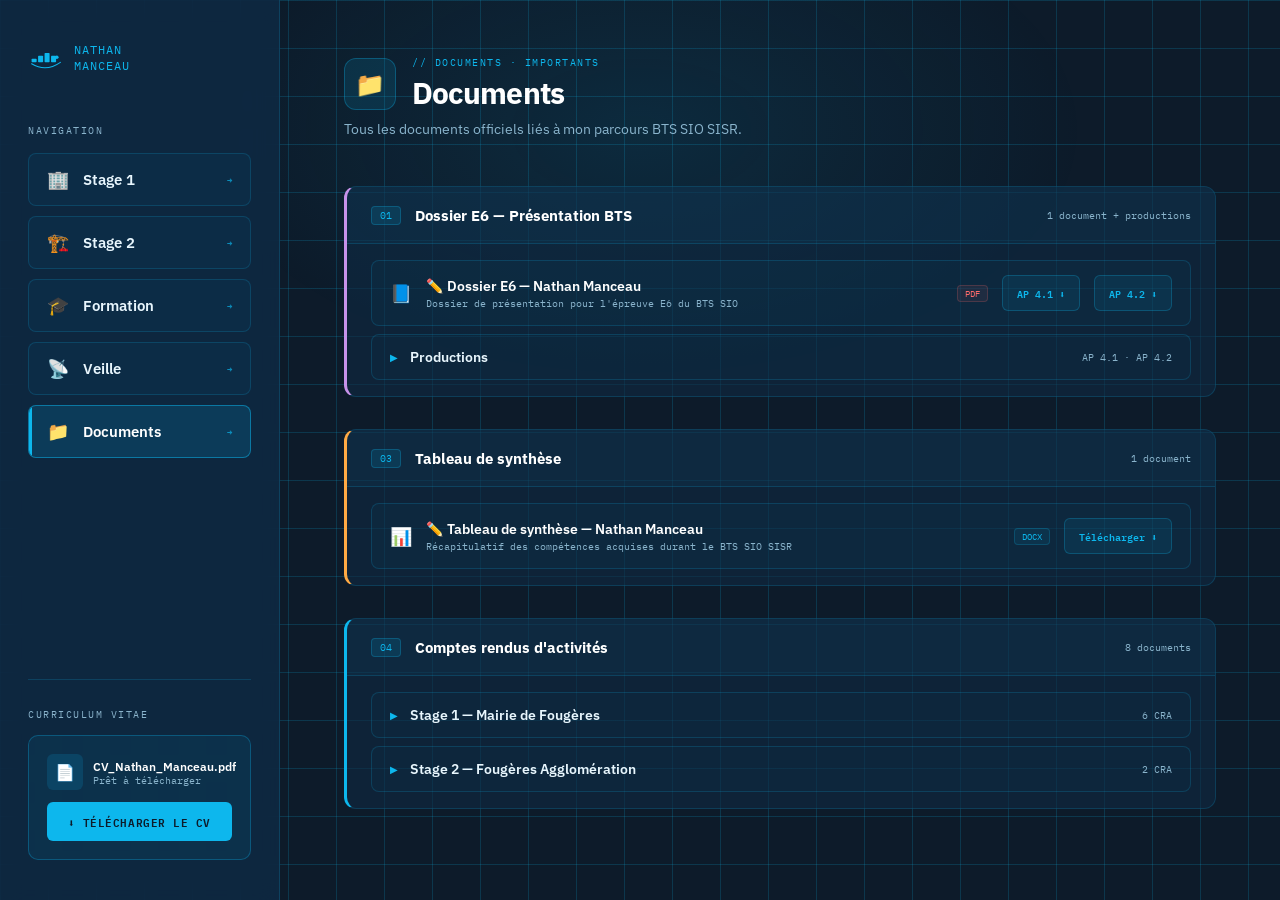
<file: documents.html>
<!DOCTYPE html>
<html lang="fr">
<head>
<meta charset="UTF-8">
<meta name="viewport" content="width=device-width, initial-scale=1.0">
<title>Nathan Manceau — Document</title>
<link href="https://fonts.googleapis.com/css2?family=IBM+Plex+Mono:wght@400;500;600&family=IBM+Plex+Sans:wght@300;400;600;700&display=swap" rel="stylesheet">
<style>
  :root {
    --docker-dark:   #0d1b2a;
    --docker-navy:   #0f2a44;
    --docker-blue:   #0db7ed;
    --docker-light:  #e8f6fd;
    --docker-grey:   #8ab4cc;
    --docker-border: rgba(13,183,237,0.18);
    --white:         #ffffff;
    --green:         #3ddc84;
    --orange:        #ffaa44;
    --purple:        #c792ea;
    --red:           #ff6b6b;
  }

  * { margin: 0; padding: 0; box-sizing: border-box; }

  body {
    font-family: 'IBM Plex Sans', sans-serif;
    background: var(--docker-dark);
    color: var(--white);
    min-height: 100vh;
    display: flex;
    overflow-x: hidden;
  }

  body::before {
    content: '';
    position: fixed; inset: 0;
    background-image:
      linear-gradient(var(--docker-border) 1px, transparent 1px),
      linear-gradient(90deg, var(--docker-border) 1px, transparent 1px);
    background-size: 48px 48px;
    pointer-events: none; z-index: 0;
  }

  body::after {
    content: '';
    position: fixed;
    top: -120px; left: 50%; transform: translateX(-50%);
    width: 900px; height: 500px; border-radius: 50%;
    background: radial-gradient(ellipse, rgba(13,183,237,0.10) 0%, transparent 70%);
    pointer-events: none; z-index: 0;
  }

  /* ── SIDEBAR ── */
  .sidebar {
    position: fixed; left: 0; top: 0; bottom: 0; width: 280px;
    background: rgba(15,42,68,0.85); backdrop-filter: blur(12px);
    border-right: 1px solid var(--docker-border);
    display: flex; flex-direction: column;
    padding: 40px 28px; z-index: 10;
  }

  .sidebar-logo { display: flex; align-items: center; gap: 10px; margin-bottom: 48px; cursor: pointer; }
  .whale-icon { width: 36px; height: 36px; flex-shrink: 0; }
  .sidebar-brand { font-family: 'IBM Plex Mono', monospace; font-size: 12px; color: var(--docker-blue); letter-spacing: 0.08em; text-transform: uppercase; line-height: 1.3; }

  .nav-label { font-family: 'IBM Plex Mono', monospace; font-size: 10px; color: var(--docker-grey); text-transform: uppercase; letter-spacing: 0.15em; margin-bottom: 16px; }
  .nav-buttons { display: flex; flex-direction: column; gap: 10px; flex: 1; }

  .nav-btn {
    display: flex; align-items: center; gap: 14px;
    padding: 14px 18px; border: 1px solid var(--docker-border);
    border-radius: 8px; background: rgba(13,183,237,0.04);
    color: var(--docker-light); font-family: 'IBM Plex Sans', sans-serif;
    font-size: 0.92rem; font-weight: 600; cursor: pointer;
    text-decoration: none; transition: all 0.22s ease;
    position: relative; overflow: hidden;
  }
  .nav-btn::before { content: ''; position: absolute; left: 0; top: 0; bottom: 0; width: 3px; background: var(--docker-blue); transform: scaleY(0); transition: transform 0.22s ease; border-radius: 0 2px 2px 0; }
  .nav-btn:hover { background: rgba(13,183,237,0.12); border-color: rgba(13,183,237,0.45); color: var(--white); transform: translateX(4px); }
  .nav-btn:hover::before { transform: scaleY(1); }
  .nav-btn.active { background: rgba(13,183,237,0.15); border-color: rgba(13,183,237,0.5); color: var(--white); }
  .nav-btn.active::before { transform: scaleY(1); }
  .nav-btn .btn-icon { font-size: 18px; flex-shrink: 0; }
  .nav-btn .btn-tag { font-family: 'IBM Plex Mono', monospace; font-size: 9px; color: var(--docker-blue); margin-left: auto; opacity: 0.7; }

  .cv-section { margin-top: auto; padding-top: 28px; border-top: 1px solid var(--docker-border); }
  .cv-label { font-family: 'IBM Plex Mono', monospace; font-size: 10px; color: var(--docker-grey); text-transform: uppercase; letter-spacing: 0.15em; margin-bottom: 14px; }
  .cv-card { background: rgba(13,183,237,0.07); border: 1px solid rgba(13,183,237,0.3); border-radius: 10px; padding: 18px; display: flex; flex-direction: column; gap: 12px; }
  .cv-file { display: flex; align-items: center; gap: 10px; }
  .cv-file-icon { width: 36px; height: 36px; background: rgba(13,183,237,0.15); border-radius: 6px; display: flex; align-items: center; justify-content: center; font-size: 16px; flex-shrink: 0; }
  .cv-file-info { flex: 1; }
  .cv-file-name { font-size: 0.78rem; font-weight: 600; color: var(--white); }
  .cv-file-size { font-family: 'IBM Plex Mono', monospace; font-size: 10px; color: var(--docker-grey); }
  .cv-download-btn { display: flex; align-items: center; justify-content: center; gap: 8px; padding: 10px; background: var(--docker-blue); color: var(--docker-dark); font-family: 'IBM Plex Mono', monospace; font-size: 11px; font-weight: 600; letter-spacing: 0.05em; text-transform: uppercase; border: none; border-radius: 6px; cursor: pointer; text-decoration: none; transition: all 0.2s ease; }
  .cv-download-btn:hover { background: #30ccf5; transform: translateY(-1px); box-shadow: 0 6px 20px rgba(13,183,237,0.35); }

  /* ── MAIN ── */
  .main { margin-left: 280px; flex: 1; padding: 56px 64px; position: relative; z-index: 1; }

  .page-header { display: flex; align-items: center; gap: 16px; margin-bottom: 8px; animation: fadeUp 0.5s ease both; }
  .page-icon { width: 52px; height: 52px; background: rgba(13,183,237,0.12); border: 1px solid rgba(13,183,237,0.3); border-radius: 12px; display: flex; align-items: center; justify-content: center; font-size: 24px; flex-shrink: 0; }
  .page-eyebrow { font-family: 'IBM Plex Mono', monospace; font-size: 10px; color: var(--docker-blue); text-transform: uppercase; letter-spacing: 0.15em; margin-bottom: 4px; }
  .page-title { font-size: 1.9rem; font-weight: 700; letter-spacing: -0.03em; }
  .page-subtitle { color: var(--docker-grey); font-size: 0.88rem; margin-top: 8px; margin-bottom: 48px; animation: fadeUp 0.5s 0.1s ease both; }

  /* ── SECTIONS ── */
  .doc-sections { display: flex; flex-direction: column; gap: 32px; }

  .doc-section {
    background: rgba(15,42,68,0.6);
    border: 1px solid var(--docker-border);
    border-radius: 12px; overflow: hidden;
    animation: fadeUp 0.5s ease both;
  }
  .doc-section:nth-child(1) { animation-delay: 0.1s; }
  .doc-section:nth-child(2) { animation-delay: 0.2s; }
  .doc-section:nth-child(3) { animation-delay: 0.3s; }
  .doc-section:nth-child(4) { animation-delay: 0.4s; }

  .doc-section-head {
    display: flex; align-items: center; gap: 14px;
    padding: 18px 24px;
    border-bottom: 1px solid var(--docker-border);
    background: rgba(13,183,237,0.04);
  }

  .section-num { font-family: 'IBM Plex Mono', monospace; font-size: 10px; color: var(--docker-blue); background: rgba(13,183,237,0.12); border: 1px solid rgba(13,183,237,0.25); border-radius: 4px; padding: 2px 8px; flex-shrink: 0; }
  .section-title { font-size: 0.95rem; font-weight: 700; }
  .section-count { font-family: 'IBM Plex Mono', monospace; font-size: 10px; color: var(--docker-grey); margin-left: auto; }

  /* bande couleur gauche */
  .doc-section { border-left: 3px solid var(--section-color, var(--docker-blue)); }

  .doc-list { padding: 16px 24px; display: flex; flex-direction: column; gap: 8px; }

  .doc-item {
    display: flex; align-items: center; gap: 14px;
    padding: 14px 18px;
    background: rgba(13,183,237,0.03);
    border: 1px solid var(--docker-border);
    border-radius: 8px;
    transition: all 0.2s ease;
    position: relative; overflow: hidden;
  }

  .doc-item::before {
    content: ''; position: absolute; left: 0; top: 0; bottom: 0;
    width: 3px; background: var(--section-color, var(--docker-blue));
    transform: scaleY(0); transition: transform 0.2s ease;
  }

  .doc-item:hover { border-color: rgba(13,183,237,0.3); background: rgba(13,183,237,0.06); }
  .doc-item:hover::before { transform: scaleY(1); }

  .doc-item-icon { font-size: 18px; flex-shrink: 0; }

  .doc-item-info { flex: 1; min-width: 0; }
  .doc-item-name { font-size: 0.88rem; font-weight: 600; color: var(--white); white-space: nowrap; overflow: hidden; text-overflow: ellipsis; }
  .doc-item-desc { font-family: 'IBM Plex Mono', monospace; font-size: 10px; color: var(--docker-grey); margin-top: 2px; }

  .doc-item-ext {
    font-family: 'IBM Plex Mono', monospace; font-size: 9px;
    padding: 2px 7px; border-radius: 4px;
    text-transform: uppercase; flex-shrink: 0;
  }
  .ext-pdf  { color: var(--red);    background: rgba(255,107,107,0.08); border: 1px solid rgba(255,107,107,0.2); }
  .ext-docx { color: var(--docker-blue); background: rgba(13,183,237,0.08); border: 1px solid rgba(13,183,237,0.2); }
  .ext-xlsx { color: var(--green);  background: rgba(61,220,132,0.08); border: 1px solid rgba(61,220,132,0.2); }

  .doc-dl {
    display: flex; align-items: center; gap: 6px;
    padding: 8px 14px;
    background: rgba(13,183,237,0.08);
    border: 1px solid rgba(13,183,237,0.25);
    border-radius: 6px;
    color: var(--docker-blue);
    font-family: 'IBM Plex Mono', monospace;
    font-size: 10px; font-weight: 600;
    text-decoration: none; white-space: nowrap;
    transition: all 0.2s ease; flex-shrink: 0;
  }
  .doc-dl:hover { background: rgba(13,183,237,0.18); border-color: rgba(13,183,237,0.5); color: var(--white); }

  /* ── DROPDOWNS ── */
  .doc-dropdown {
    border: 1px solid var(--docker-border);
    border-radius: 8px;
    overflow: hidden;
    background: rgba(13,183,237,0.02);
  }

  .doc-dropdown-header {
    display: flex; align-items: center; gap: 12px;
    padding: 13px 18px;
    cursor: pointer; user-select: none;
    transition: background 0.2s;
  }

  .doc-dropdown-header:hover { background: rgba(13,183,237,0.08); }
  .doc-dropdown-header.sub { padding: 10px 18px; background: rgba(13,183,237,0.04); }

  .dd-arrow {
    font-size: 10px; color: var(--docker-blue);
    transition: transform 0.25s ease;
    flex-shrink: 0;
  }

  .doc-dropdown.open > .doc-dropdown-header .dd-arrow { transform: rotate(90deg); }

  .dd-title { font-size: 0.88rem; font-weight: 600; color: var(--docker-light); flex: 1; }
  .dd-count { font-family: 'IBM Plex Mono', monospace; font-size: 10px; color: var(--docker-grey); }

  .doc-dropdown-body {
    max-height: 0; overflow: hidden;
    transition: max-height 0.4s cubic-bezier(0.4,0,0.2,1);
    display: flex; flex-direction: column; gap: 6px;
    padding: 0 12px;
  }

  .doc-dropdown.open > .doc-dropdown-body {
    max-height: 1200px;
    padding: 8px 12px;
  }

  .doc-item.sub-item { margin: 0; }

  /* ── RESPONSIVE ── */
  @media (max-width: 768px) {
    body { flex-direction: column; }
    .sidebar { position: relative; width: 100%; height: auto; border-right: none; border-bottom: 1px solid var(--docker-border); padding: 20px 20px 16px; }
    .sidebar-logo { margin-bottom: 16px; }
    .nav-buttons { display: grid; grid-template-columns: repeat(2, 1fr); gap: 8px; flex: none; }
    .nav-btn { padding: 10px 12px; font-size: 0.82rem; }
    .cv-section { margin-top: 16px; padding-top: 16px; }
    .main { margin-left: 0; padding: 28px 20px 48px; }
    .doc-item { flex-wrap: wrap; }
    .doc-item-name { font-size: 0.82rem; }
  }

  @keyframes fadeUp {
    from { opacity: 0; transform: translateY(18px); }
    to   { opacity: 1; transform: translateY(0); }
  }
</style>
</head>
<body>

<!-- ── SIDEBAR ── -->
<aside class="sidebar">
  <div class="sidebar-logo" onclick="window.location.href='index.html'">
    <svg class="whale-icon" viewBox="0 0 100 100" fill="none" xmlns="http://www.w3.org/2000/svg">
      <rect x="10" y="52" width="14" height="10" rx="2" fill="#0db7ed"/>
      <rect x="28" y="44" width="14" height="18" rx="2" fill="#0db7ed"/>
      <rect x="46" y="36" width="14" height="26" rx="2" fill="#0db7ed"/>
      <rect x="64" y="44" width="14" height="18" rx="2" fill="#0db7ed"/>
      <path d="M10 66 Q50 90 90 62" stroke="#0db7ed" stroke-width="3" fill="none" stroke-linecap="round"/>
      <circle cx="80" cy="48" r="5" fill="#0db7ed"/>
    </svg>
    <div class="sidebar-brand">Nathan<br>Manceau</div>
  </div>

  <div class="nav-label">Navigation</div>
  <nav class="nav-buttons">
    <a href="stage1.html" class="nav-btn"><span class="btn-icon">🏢</span> Stage 1 <span class="btn-tag">→</span></a>
    <a href="stage2.html" class="nav-btn"><span class="btn-icon">🏗️</span> Stage 2 <span class="btn-tag">→</span></a>
    <a href="formation.html" class="nav-btn"><span class="btn-icon">🎓</span> Formation <span class="btn-tag">→</span></a>
    <a href="veille.html" class="nav-btn"><span class="btn-icon">📡</span> Veille <span class="btn-tag">→</span></a>
    <a href="#" class="nav-btn active"><span class="btn-icon">📁</span> Documents <span class="btn-tag">→</span></a>
  </nav>

  <div class="cv-section">
    <div class="cv-label">Curriculum Vitae</div>
    <div class="cv-card">
      <div class="cv-file">
        <div class="cv-file-icon">📄</div>
        <div class="cv-file-info">
          <div class="cv-file-name">CV_Nathan_Manceau.pdf</div>
          <div class="cv-file-size">Prêt à télécharger</div>
        </div>
      </div>
      <a href="CV_Nathan_Manceau.pdf" class="cv-download-btn" download>⬇ Télécharger le CV</a>
    </div>
  </div>
</aside>

<!-- ── MAIN ── -->
<main class="main">

  <div class="page-header">
    <div class="page-icon">📁</div>
    <div>
      <div class="page-eyebrow">// documents · importants</div>
      <h1 class="page-title">Documents</h1>
    </div>
  </div>
  <p class="page-subtitle">Tous les documents officiels liés à mon parcours BTS SIO SISR.</p>

  <div class="doc-sections">

    <!-- 01 — DOSSIER E6 -->
    <div class="doc-section" style="--section-color: var(--purple);">
      <div class="doc-section-head">
        <span class="section-num">01</span>
        <span class="section-title">Dossier E6 — Présentation BTS</span>
        <span class="section-count">1 document + productions</span>
      </div>
      <div class="doc-list">
        <div class="doc-item">
          <div class="doc-item-icon">📘</div>
          <div class="doc-item-info">
            <div class="doc-item-name">✏️ Dossier E6 — Nathan Manceau</div>
            <div class="doc-item-desc">Dossier de présentation pour l'épreuve E6 du BTS SIO</div>
          </div>
          <span class="doc-item-ext ext-pdf">pdf</span>
          <a href="E6-Modele-SISR-FicheDescriptive-RealisationProfessionnelle1_nmanceau.pdf" class="doc-dl" download>AP 4.1 ⬇</a>
          <a href="E6-Modele-SISR-FicheDescriptive-RealisationProfessionnelle2_nmanceau.pdf" class="doc-dl" download>AP 4.2 ⬇</a>
        </div>

        <!-- Productions -->
        <div class="doc-dropdown" id="dd-productions">
          <div class="doc-dropdown-header" onclick="toggleDd('dd-productions')">
            <span class="dd-arrow">▶</span>
            <span class="dd-title">Productions</span>
            <span class="dd-count">AP 4.1 · AP 4.2</span>
          </div>
          <div class="doc-dropdown-body">

            <!-- AP 4.1 -->
            <div class="doc-dropdown sub" id="dd-ap41">
              <div class="doc-dropdown-header sub" onclick="toggleDd('dd-ap41')">
                <span class="dd-arrow">▶</span>
                <span class="dd-title">AP 4.1</span>
              </div>
              <div class="doc-dropdown-body">
                <div class="doc-item sub-item">
                  <div class="doc-item-icon">📝</div>
                  <div class="doc-item-info">
                    <div class="doc-item-name">✏️ Production AP 4.1</div>
                    <div class="doc-item-desc">À compléter</div>
                  </div>
                  <span class="doc-item-ext ext-docx">docx</span>
                  <a href="https://siovhblyceebasch-my.sharepoint.com/:f:/g/personal/nathan_manceau_lycee-basch_fr/IgDi7UxbmJ6ETpM3YrNurcJNAcUgT0fKUhAcdk0zjUlMp0g?e=AmpmHb" class="doc-dl" download>AP4.1 ⬇</a>
                </div>
              </div>
            </div>

            <!-- AP 4.2 -->
            <div class="doc-dropdown sub" id="dd-ap42">
              <div class="doc-dropdown-header sub" onclick="toggleDd('dd-ap42')">
                <span class="dd-arrow">▶</span>
                <span class="dd-title">AP 4.2</span>
              </div>
              <div class="doc-dropdown-body">
                <div class="doc-item sub-item">
                  <div class="doc-item-icon">📝</div>
                  <div class="doc-item-info">
                    <div class="doc-item-name">✏️ Production AP 4.2</div>
                    <div class="doc-item-desc">À compléter</div>
                  </div>
                  <span class="doc-item-ext ext-docx">docx</span>
                  <a href="https://siovhblyceebasch-my.sharepoint.com/:f:/g/personal/nathan_manceau_lycee-basch_fr/IgBDo0rZZr80SK2829kEnlz3AUqYExzlcSO1ayMjWa49zhA?e=olfpB4" class="doc-dl" download>AP4.2 ⬇</a>
                </div>
              </div>
            </div>

          </div>
        </div>

      </div>
    </div>

    <!-- 03 — TABLEAU DE SYNTHÈSE -->
    <div class="doc-section" style="--section-color: var(--orange);">
      <div class="doc-section-head">
        <span class="section-num">03</span>
        <span class="section-title">Tableau de synthèse</span>
        <span class="section-count">1 document</span>
      </div>
      <div class="doc-list">
        <div class="doc-item">
          <div class="doc-item-icon">📊</div>
          <div class="doc-item-info">
            <div class="doc-item-name">✏️ Tableau de synthèse — Nathan Manceau</div>
            <div class="doc-item-desc">Récapitulatif des compétences acquises durant le BTS SIO SISR</div>
          </div>
          <span class="doc-item-ext ext-docx">docx</span>
          <a href="E5_TableauSynthese_nathanmanceau.pdf" class="doc-dl" download>Télécharger ⬇</a>
        </div>
      </div>
    </div>

    <!-- 04 — COMPTES RENDUS D'ACTIVITÉS -->
    <div class="doc-section" style="--section-color: var(--docker-blue);">
      <div class="doc-section-head">
        <span class="section-num">04</span>
        <span class="section-title">Comptes rendus d'activités</span>
        <span class="section-count">8 documents</span>
      </div>
      <div class="doc-list">

        <!-- Stage 1 -->
        <div class="doc-dropdown" id="dd-stage1">
          <div class="doc-dropdown-header" onclick="toggleDd('dd-stage1')">
            <span class="dd-arrow">▶</span>
            <span class="dd-title">Stage 1 — Mairie de Fougères</span>
            <span class="dd-count">6 CRA</span>
          </div>
          <div class="doc-dropdown-body">
            <div class="doc-item sub-item">
              <div class="doc-item-icon">📝</div>
              <div class="doc-item-info">
                <div class="doc-item-name">CRA — 1</div>
              </div>
              <span class="doc-item-ext ext-docx">docx</span>
              <a href="CRA/année 1/ManceauNathan_CRA_1.docx" class="doc-dl" download>Télécharger ⬇</a>
            </div>
            <div class="doc-item sub-item">
              <div class="doc-item-icon">📝</div>
              <div class="doc-item-info">
                <div class="doc-item-name">CRA — 2</div>
              </div>
              <span class="doc-item-ext ext-docx">docx</span>
              <a href="CRA/année 1/NathanManceau_CRA_2.docx" class="doc-dl" download>Télécharger ⬇</a>
            </div>
            <div class="doc-item sub-item">
              <div class="doc-item-icon">📝</div>
              <div class="doc-item-info">
                <div class="doc-item-name">CRA — 3</div>
              </div>
              <span class="doc-item-ext ext-docx">docx</span>
              <a href="CRA/année 1/NathanManceau_CRA_3.docx" class="doc-dl" download>Télécharger ⬇</a>
            </div>
            <div class="doc-item sub-item">
              <div class="doc-item-icon">📝</div>
              <div class="doc-item-info">
                <div class="doc-item-name">CRA — 4</div>
              </div>
              <span class="doc-item-ext ext-docx">docx</span>
              <a href="CRA/année 1/NathanManceau_CRA_4.docx" class="doc-dl" download>Télécharger ⬇</a>
            </div>
            <div class="doc-item sub-item">
              <div class="doc-item-icon">📝</div>
              <div class="doc-item-info">
                <div class="doc-item-name">CRA — 5</div>
              </div>
              <span class="doc-item-ext ext-docx">docx</span>
              <a href="CRA/année 1/NathanManceau_CRA_5.docx" class="doc-dl" download>Télécharger ⬇</a>
            </div>
            <div class="doc-item sub-item">
              <div class="doc-item-icon">📝</div>
              <div class="doc-item-info">
                <div class="doc-item-name">CRA — 6</div>
              </div>
              <span class="doc-item-ext ext-docx">docx</span>
              <a href="CRA/année 1/NathanManceau_CRA_6.docx" class="doc-dl" download>Télécharger ⬇</a>
            </div>
          </div>
        </div>

        <!-- Stage 2 -->
        <div class="doc-dropdown" id="dd-stage2">
          <div class="doc-dropdown-header" onclick="toggleDd('dd-stage2')">
            <span class="dd-arrow">▶</span>
            <span class="dd-title">Stage 2 — Fougères Agglomération</span>
            <span class="dd-count">2 CRA</span>
          </div>
          <div class="doc-dropdown-body">
            <div class="doc-item sub-item">
              <div class="doc-item-icon">📝</div>
              <div class="doc-item-info">
                <div class="doc-item-name">CRA — 1</div>
              </div>
              <span class="doc-item-ext ext-docx">docx</span>
              <a href="CRA/année 2/NathanManceau_CRA_1.docx" class="doc-dl" download>Télécharger ⬇</a>
            </div>
            <div class="doc-item sub-item">
              <div class="doc-item-icon">📝</div>
              <div class="doc-item-info">
                <div class="doc-item-name">CRA — 2</div>
              </div>
              <span class="doc-item-ext ext-docx">docx</span>
              <a href="CRA/année 2/NathanManceau_CRA_2.docx" class="doc-dl" download>Télécharger ⬇</a>
            </div>
            <div class="doc-item sub-item">
              <div class="doc-item-icon">📝</div>
              <div class="doc-item-info">
                <div class="doc-item-name">CRA — 3</div>
              </div>
              <span class="doc-item-ext ext-docx">docx</span>
              <a href="CRA/année 2/NathanManceau_CRA_3.docx" class="doc-dl" download>Télécharger ⬇</a>
            </div>
            <div class="doc-item sub-item">
              <div class="doc-item-icon">📝</div>
              <div class="doc-item-info">
                <div class="doc-item-name">CRA — 4</div>
              </div>
              <span class="doc-item-ext ext-docx">docx</span>
              <a href="CRA/année 2/NathanManceau_CRA_4.docx" class="doc-dl" download>Télécharger ⬇</a>
            </div>
            <div class="doc-item sub-item">
              <div class="doc-item-icon">📝</div>
              <div class="doc-item-info">
                <div class="doc-item-name">CRA — 5</div>
              </div>
              <span class="doc-item-ext ext-docx">docx</span>
              <a href="CRA/année 2/NathanManceau_CRA_5.docx" class="doc-dl" download>Télécharger ⬇</a>
            </div>
            <div class="doc-item sub-item">
              <div class="doc-item-icon">📝</div>
              <div class="doc-item-info">
                <div class="doc-item-name">CRA — 6</div>
              </div>
              <span class="doc-item-ext ext-docx">docx</span>
              <a href="CRA/année 2/NathanManceau_CRA_6.docx" class="doc-dl" download>Télécharger ⬇</a>
            </div>
          </div>
        </div>

      </div>
    </div>

  </div>
</main>

<script>
  function toggleDd(id) {
    const el = document.getElementById(id);
    el.classList.toggle('open');
  }
</script>

</body>
</html>
</file>
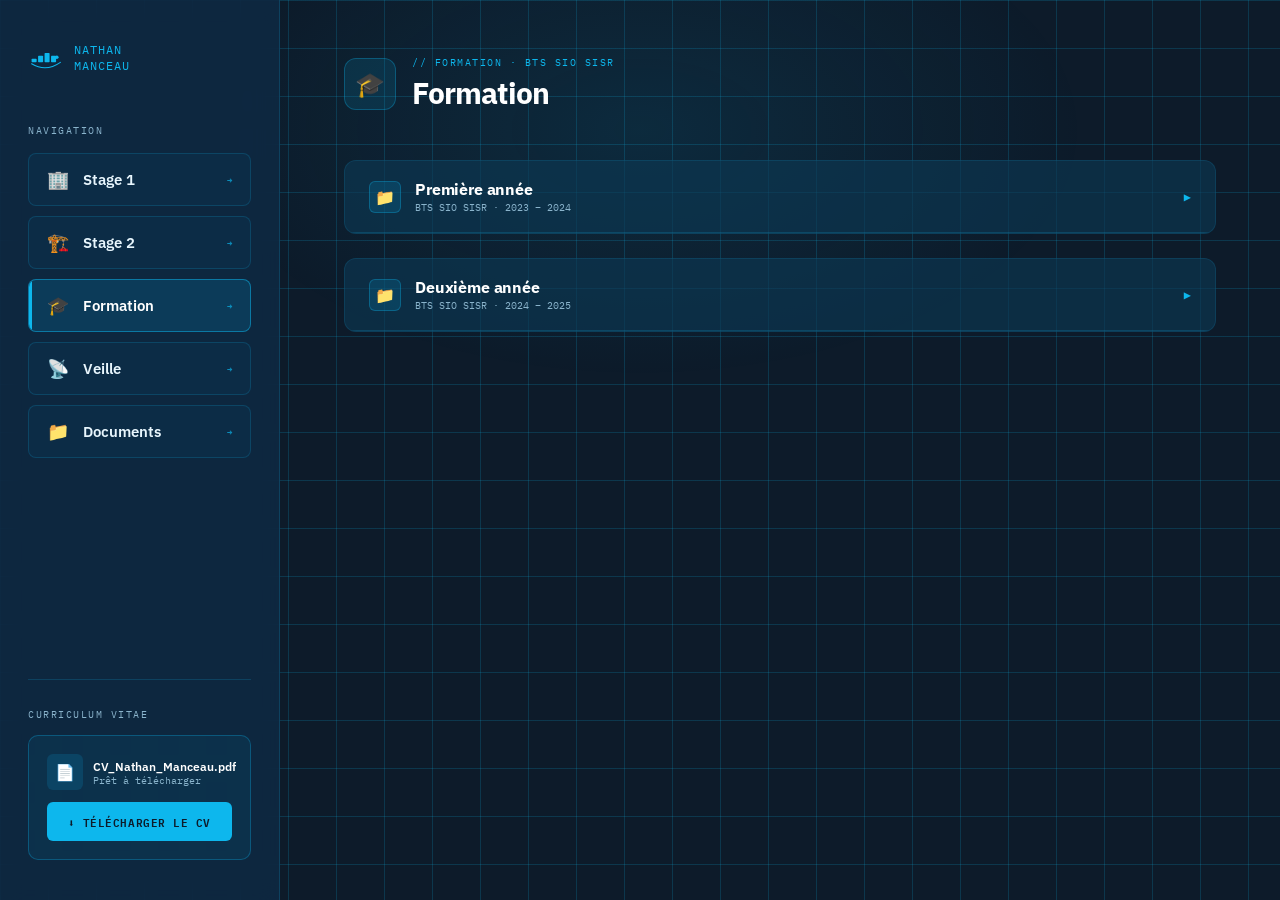
<file: formation.html>
<!DOCTYPE html>
<html lang="fr">
<head>
<meta charset="UTF-8">
<meta name="viewport" content="width=device-width, initial-scale=1.0">
<title>Nathan Manceau — Formation</title>
<link href="https://fonts.googleapis.com/css2?family=IBM+Plex+Mono:wght@400;500;600&family=IBM+Plex+Sans:wght@300;400;600;700&display=swap" rel="stylesheet">
<style>
  :root {
    --docker-dark:   #0d1b2a;
    --docker-navy:   #0f2a44;
    --docker-blue:   #0db7ed;
    --docker-mid:    #1d6fa4;
    --docker-light:  #e8f6fd;
    --docker-grey:   #8ab4cc;
    --docker-border: rgba(13,183,237,0.18);
    --white:         #ffffff;
  }

  * { margin: 0; padding: 0; box-sizing: border-box; }

  body {
    font-family: 'IBM Plex Sans', sans-serif;
    background: var(--docker-dark);
    color: var(--white);
    min-height: 100vh;
    display: flex;
    overflow-x: hidden;
  }

  body::before {
    content: '';
    position: fixed; inset: 0;
    background-image:
      linear-gradient(var(--docker-border) 1px, transparent 1px),
      linear-gradient(90deg, var(--docker-border) 1px, transparent 1px);
    background-size: 48px 48px;
    pointer-events: none; z-index: 0;
  }

  body::after {
    content: '';
    position: fixed;
    top: -120px; left: 50%;
    transform: translateX(-50%);
    width: 900px; height: 500px;
    border-radius: 50%;
    background: radial-gradient(ellipse, rgba(13,183,237,0.10) 0%, transparent 70%);
    pointer-events: none; z-index: 0;
  }

  /* ── SIDEBAR ── */
  .sidebar {
    position: fixed;
    left: 0; top: 0; bottom: 0;
    width: 280px;
    background: rgba(15,42,68,0.85);
    backdrop-filter: blur(12px);
    border-right: 1px solid var(--docker-border);
    display: flex; flex-direction: column;
    padding: 40px 28px;
    z-index: 10;
  }

  .sidebar-logo {
    display: flex; align-items: center; gap: 10px;
    margin-bottom: 48px;
    cursor: pointer;
  }

  .whale-icon { width: 36px; height: 36px; flex-shrink: 0; }

  .sidebar-brand {
    font-family: 'IBM Plex Mono', monospace;
    font-size: 12px; color: var(--docker-blue);
    letter-spacing: 0.08em; text-transform: uppercase; line-height: 1.3;
  }

  .nav-label {
    font-family: 'IBM Plex Mono', monospace;
    font-size: 10px; color: var(--docker-grey);
    text-transform: uppercase; letter-spacing: 0.15em; margin-bottom: 16px;
  }

  .nav-buttons { display: flex; flex-direction: column; gap: 10px; flex: 1; }

  .nav-btn {
    display: flex; align-items: center; gap: 14px;
    padding: 14px 18px;
    border: 1px solid var(--docker-border);
    border-radius: 8px;
    background: rgba(13,183,237,0.04);
    color: var(--docker-light);
    font-family: 'IBM Plex Sans', sans-serif;
    font-size: 0.92rem; font-weight: 600;
    cursor: pointer; text-decoration: none;
    transition: all 0.22s ease;
    position: relative; overflow: hidden;
  }

  .nav-btn::before {
    content: '';
    position: absolute; left: 0; top: 0; bottom: 0;
    width: 3px; background: var(--docker-blue);
    transform: scaleY(0); transition: transform 0.22s ease;
    border-radius: 0 2px 2px 0;
  }

  .nav-btn:hover { background: rgba(13,183,237,0.12); border-color: rgba(13,183,237,0.45); color: var(--white); transform: translateX(4px); }
  .nav-btn:hover::before { transform: scaleY(1); }
  .nav-btn.active { background: rgba(13,183,237,0.15); border-color: rgba(13,183,237,0.5); color: var(--white); }
  .nav-btn.active::before { transform: scaleY(1); }
  .nav-btn .btn-icon { font-size: 18px; flex-shrink: 0; }
  .nav-btn .btn-tag { font-family: 'IBM Plex Mono', monospace; font-size: 9px; color: var(--docker-blue); margin-left: auto; opacity: 0.7; }

  .cv-section { margin-top: auto; padding-top: 28px; border-top: 1px solid var(--docker-border); }
  .cv-label { font-family: 'IBM Plex Mono', monospace; font-size: 10px; color: var(--docker-grey); text-transform: uppercase; letter-spacing: 0.15em; margin-bottom: 14px; }
  .cv-card { background: rgba(13,183,237,0.07); border: 1px solid rgba(13,183,237,0.3); border-radius: 10px; padding: 18px; display: flex; flex-direction: column; gap: 12px; }
  .cv-file { display: flex; align-items: center; gap: 10px; }
  .cv-file-icon { width: 36px; height: 36px; background: rgba(13,183,237,0.15); border-radius: 6px; display: flex; align-items: center; justify-content: center; font-size: 16px; flex-shrink: 0; }
  .cv-file-info { flex: 1; }
  .cv-file-name { font-size: 0.78rem; font-weight: 600; color: var(--white); }
  .cv-file-size { font-family: 'IBM Plex Mono', monospace; font-size: 10px; color: var(--docker-grey); }
  .cv-download-btn { display: flex; align-items: center; justify-content: center; gap: 8px; padding: 10px; background: var(--docker-blue); color: var(--docker-dark); font-family: 'IBM Plex Mono', monospace; font-size: 11px; font-weight: 600; letter-spacing: 0.05em; text-transform: uppercase; border: none; border-radius: 6px; cursor: pointer; text-decoration: none; transition: all 0.2s ease; }
  .cv-download-btn:hover { background: #30ccf5; transform: translateY(-1px); box-shadow: 0 6px 20px rgba(13,183,237,0.35); }

  /* ── MAIN ── */
  .main {
    margin-left: 280px;
    flex: 1;
    padding: 56px 64px;
    position: relative;
    z-index: 1;
  }

  .page-header {
    display: flex; align-items: center; gap: 16px;
    margin-bottom: 48px;
    animation: fadeUp 0.5s ease both;
  }

  .page-icon {
    width: 52px; height: 52px;
    background: rgba(13,183,237,0.12);
    border: 1px solid rgba(13,183,237,0.3);
    border-radius: 12px;
    display: flex; align-items: center; justify-content: center;
    font-size: 24px; flex-shrink: 0;
  }

  .page-eyebrow {
    font-family: 'IBM Plex Mono', monospace;
    font-size: 10px; color: var(--docker-blue);
    text-transform: uppercase; letter-spacing: 0.15em; margin-bottom: 4px;
  }

  .page-title { font-size: 1.9rem; font-weight: 700; letter-spacing: -0.03em; }

  /* ── EXPLORER ── */
  .explorer {
    display: flex;
    flex-direction: column;
    gap: 24px;
  }

  /* Année bloc */
  .year-block {
    background: rgba(15,42,68,0.6);
    border: 1px solid var(--docker-border);
    border-radius: 12px;
    overflow: hidden;
    animation: fadeUp 0.5s ease both;
  }

  .year-block:nth-child(1) { animation-delay: 0.1s; }
  .year-block:nth-child(2) { animation-delay: 0.2s; }

  .year-header {
    display: flex; align-items: center; gap: 14px;
    padding: 18px 24px;
    background: rgba(13,183,237,0.06);
    border-bottom: 1px solid var(--docker-border);
    cursor: pointer;
    user-select: none;
    transition: background 0.2s;
  }

  .year-header:hover { background: rgba(13,183,237,0.1); }

  .year-chevron {
    margin-left: auto;
    color: var(--docker-blue);
    font-size: 12px;
    transition: transform 0.3s ease;
    font-family: 'IBM Plex Mono', monospace;
  }

  .year-block.open .year-chevron { transform: rotate(90deg); }

  .year-icon {
    width: 32px; height: 32px;
    background: rgba(13,183,237,0.15);
    border: 1px solid rgba(13,183,237,0.3);
    border-radius: 6px;
    display: flex; align-items: center; justify-content: center;
    font-size: 16px; flex-shrink: 0;
  }

  .year-title {
    font-size: 1rem; font-weight: 700;
    letter-spacing: -0.01em;
  }

  .year-subtitle {
    font-family: 'IBM Plex Mono', monospace;
    font-size: 10px; color: var(--docker-grey);
    margin-top: 2px;
  }

  .year-body {
    max-height: 0;
    overflow: hidden;
    transition: max-height 0.5s cubic-bezier(0.4,0,0.2,1);
  }

  .year-block.open .year-body { max-height: 9999px; }

  .year-inner { padding: 20px 24px; }

  /* ── FILE TREE ── */
  .tree { font-family: 'IBM Plex Mono', monospace; font-size: 13px; }

  .tree-folder {
    margin-bottom: 6px;
  }

  .folder-header {
    display: flex; align-items: center; gap: 8px;
    padding: 8px 12px;
    border-radius: 6px;
    cursor: pointer;
    user-select: none;
    transition: background 0.15s;
    color: var(--docker-light);
  }

  .folder-header:hover { background: rgba(13,183,237,0.08); }

  .folder-arrow {
    font-size: 10px; color: var(--docker-blue);
    transition: transform 0.2s ease;
    width: 12px; flex-shrink: 0;
  }

  .tree-folder.open .folder-arrow { transform: rotate(90deg); }

  .folder-icon { font-size: 15px; flex-shrink: 0; }
  .folder-name { flex: 1; }

  .folder-badge {
    font-size: 9px; padding: 1px 7px;
    background: rgba(13,183,237,0.1);
    border: 1px solid rgba(13,183,237,0.2);
    border-radius: 10px; color: var(--docker-blue);
    text-transform: uppercase; letter-spacing: 0.05em;
  }

  .folder-children {
    max-height: 0; overflow: hidden;
    transition: max-height 0.35s cubic-bezier(0.4,0,0.2,1);
    margin-left: 20px;
    border-left: 1px solid rgba(13,183,237,0.12);
    padding-left: 12px;
  }

  .tree-folder.open .folder-children { max-height: 9999px; }

  /* File item */
  .file-item {
    display: flex; align-items: center; gap: 8px;
    padding: 7px 12px;
    border-radius: 6px;
    cursor: pointer;
    text-decoration: none;
    color: var(--docker-grey);
    transition: all 0.15s;
    font-size: 12px;
  }

  .file-item:hover {
    background: rgba(13,183,237,0.08);
    color: var(--docker-light);
  }

  .file-icon { font-size: 13px; flex-shrink: 0; }
  .file-name { flex: 1; }

  .file-dl {
    font-size: 11px; color: var(--docker-blue);
    opacity: 0; transition: opacity 0.15s;
  }

  .file-item:hover .file-dl { opacity: 1; }

  .file-type {
    font-size: 9px; color: var(--docker-grey);
    background: rgba(138,180,204,0.08);
    border: 1px solid rgba(138,180,204,0.15);
    border-radius: 4px; padding: 1px 6px;
    text-transform: uppercase;
  }

  .file-type.pdf  { color: #ff6b6b; background: rgba(255,107,107,0.08); border-color: rgba(255,107,107,0.2); }
  .file-type.docx { color: #4da6ff; background: rgba(77,166,255,0.08); border-color: rgba(77,166,255,0.2); }
  .file-type.pptx { color: #ffaa44; background: rgba(255,170,68,0.08); border-color: rgba(255,170,68,0.2); }
  .file-type.txt  { color: var(--docker-grey); }

  /* Placeholder file */
  .file-item.placeholder {
    color: rgba(138,180,204,0.35);
    font-style: italic;
    cursor: default;
  }

  .file-item.placeholder:hover { background: none; color: rgba(138,180,204,0.35); }
  .file-item.placeholder .file-dl { display: none; }

  /* Tree root label */
  .tree-root {
    display: flex; align-items: center; gap: 8px;
    padding: 6px 12px 12px;
    font-size: 11px; color: var(--docker-blue);
    text-transform: uppercase; letter-spacing: 0.1em;
    border-bottom: 1px solid rgba(13,183,237,0.08);
    margin-bottom: 10px;
  }


  .matiere-header { background: rgba(13,183,237,0.08); }
  .matiere-header:hover { background: rgba(13,183,237,0.14); }
  .matiere-badge { background: rgba(13,183,237,0.15); color: var(--docker-blue); border: 1px solid rgba(13,183,237,0.3); border-radius: 10px; padding: 1px 8px; font-size: 10px; margin-left: auto; }
  .file-type.pka { color: #ffaa44; background: rgba(255,170,68,0.08); border: 1px solid rgba(255,170,68,0.2); }
  .file-type.py  { color: #3ddc84; background: rgba(61,220,132,0.08); border: 1px solid rgba(61,220,132,0.2); }
  .file-type.sql { color: #c792ea; background: rgba(199,146,234,0.08); border: 1px solid rgba(199,146,234,0.2); }
  .file-type.zip { color: #ffaa44; background: rgba(255,170,68,0.08); border: 1px solid rgba(255,170,68,0.2); }
  @keyframes fadeUp {
    from { opacity: 0; transform: translateY(18px); }
    to   { opacity: 1; transform: translateY(0); }
  }

  /* ── RESPONSIVE ── */
  @media (max-width: 768px) {
    body { flex-direction: column; }

    .sidebar {
      position: relative;
      width: 100%;
      height: auto;
      border-right: none;
      border-bottom: 1px solid var(--docker-border);
      padding: 20px 20px 16px;
    }

    .sidebar-logo { margin-bottom: 16px; }

    .nav-label { margin-bottom: 10px; }

    .nav-buttons {
      display: grid;
      grid-template-columns: repeat(2, 1fr);
      gap: 8px;
      flex: none;
    }

    .nav-btn { padding: 10px 12px; font-size: 0.82rem; }

    .cv-section {
      margin-top: 16px;
      padding-top: 16px;
    }

    .cv-card { flex-direction: row; align-items: center; gap: 10px; padding: 12px; }
    .cv-file { flex: 1; }
    .cv-download-btn { white-space: nowrap; padding: 8px 12px; }

    .main {
      margin-left: 0 !important;
      max-width: 100% !important;
      padding: 28px 20px 48px;
      min-height: auto;
    }

    .page-header { margin-bottom: 28px; }
    .page-title { font-size: 1.4rem; }

    .two-col { grid-template-columns: 1fr; }

    .hero-name { font-size: 2rem; }
    .docker-stack { display: none; }

    .productions-grid { grid-template-columns: 1fr; }

    .table-wrap { font-size: 0.75rem; }
    th, td { padding: 8px 10px; }
  }

</style>
</head>
<body>

<!-- ── SIDEBAR ── -->
<aside class="sidebar">
  <div class="sidebar-logo" style="cursor:pointer;" onclick="window.location.href='index.html'">
    <svg class="whale-icon" viewBox="0 0 100 100" fill="none" xmlns="http://www.w3.org/2000/svg">
      <rect x="10" y="52" width="14" height="10" rx="2" fill="#0db7ed"/>
      <rect x="28" y="44" width="14" height="18" rx="2" fill="#0db7ed"/>
      <rect x="46" y="36" width="14" height="26" rx="2" fill="#0db7ed"/>
      <rect x="64" y="44" width="14" height="18" rx="2" fill="#0db7ed"/>
      <path d="M10 66 Q50 90 90 62" stroke="#0db7ed" stroke-width="3" fill="none" stroke-linecap="round"/>
      <circle cx="80" cy="48" r="5" fill="#0db7ed"/>
    </svg>
    <div class="sidebar-brand">Nathan<br>Manceau</div>
  </div>

  <div class="nav-label">Navigation</div>
  <nav class="nav-buttons">
    <a href="stage1.html" class="nav-btn">
      <span class="btn-icon">🏢</span> Stage 1 <span class="btn-tag">→</span>
    </a>
    <a href="stage2.html" class="nav-btn">
      <span class="btn-icon">🏗️</span> Stage 2 <span class="btn-tag">→</span>
    </a>
    <a href="#" class="nav-btn active">
      <span class="btn-icon">🎓</span> Formation <span class="btn-tag">→</span>
    </a>
    <a href="veille.html" class="nav-btn">
      <span class="btn-icon">📡</span> Veille <span class="btn-tag">→</span>
    </a>
    <a href="documents.html" class="nav-btn"><span class="btn-icon">📁</span> Documents <span class="btn-tag">→</span></a>
  </nav>

  <div class="cv-section">
    <div class="cv-label">Curriculum Vitae</div>
    <div class="cv-card">
      <div class="cv-file">
        <div class="cv-file-icon">📄</div>
        <div class="cv-file-info">
          <div class="cv-file-name">CV_Nathan_Manceau.pdf</div>
          <div class="cv-file-size">Prêt à télécharger</div>
        </div>
      </div>
      <a href="CV_Nathan_Manceau.pdf" class="cv-download-btn" download>⬇ Télécharger le CV</a>
    </div>
  </div>
</aside>

<!-- ── MAIN ── -->
<main class="main">

  <div class="page-header">
    <div class="page-icon">🎓</div>
    <div>
      <div class="page-eyebrow">// formation · BTS SIO SISR</div>
      <h1 class="page-title">Formation</h1>
    </div>
  </div>

  <div class="explorer">

    <!-- PREMIÈRE ANNÉE -->
    <div class="year-block" id="year1">
      <div class="year-header" onclick="toggleYear('year1')">
        <div class="year-icon">📁</div>
        <div>
          <div class="year-title">Première année</div>
          <div class="year-subtitle">BTS SIO SISR · 2023 – 2024</div>
        </div>
        <span class="year-chevron">▶</span>
      </div>
      <div class="year-body">
        <div class="year-inner">
          <div class="tree">

            <div class="tree-root">📂 BTS_SIO / Année_1</div>

            <div class="tree-folder" id="mat1">
              <div class="folder-header matiere-header" onclick="toggleFolder('mat1')">
                <span class="folder-arrow">▶</span>
                <span class="folder-icon">📁</span>
                <span class="folder-name">Cybersécurité 🔐</span>
                <span class="folder-badge matiere-badge">10 fichiers</span>
              </div>
              <div class="folder-children">
            <div class="tree-folder" id="sf1">
              <div class="folder-header" onclick="toggleFolder('sf1')">
                <span class="folder-arrow">▶</span>
                <span class="folder-icon">📂</span>
                <span class="folder-name">Packet Tracer — Cyber World (1.5.3.5)</span>
                <span class="folder-badge">(2)</span>
              </div>
              <div class="folder-children">
                <a href="formation/ann%C3%A9e%201/Cybers%C3%A9curit%C3%A9/1.5.3.5/1.5.3.5%20Packet%20Tracer%20-%20Creating%20a%20Cyber%20World.pdf" class="file-item" download>
                  <span class="file-icon">📄</span>
                  <span class="file-name">1.5.3.5 Packet Tracer - Creating a Cyber World.pdf</span>
                  <span class="file-type pdf">pdf</span>
                  <span class="file-dl">⬇</span>
                </a>
                <a href="formation/ann%C3%A9e%201/Cybers%C3%A9curit%C3%A9/1.5.3.5/Compte%20rendu%201.5.3.5.odt" class="file-item" download>
                  <span class="file-icon">📝</span>
                  <span class="file-name">Compte rendu 1.5.3.5.odt</span>
                  <span class="file-type docx">odt</span>
                  <span class="file-dl">⬇</span>
                </a>
              </div>
            </div>
            <div class="tree-folder" id="sf2">
              <div class="folder-header" onclick="toggleFolder('sf2')">
                <span class="folder-arrow">▶</span>
                <span class="folder-icon">📂</span>
                <span class="folder-name">Chiffrement & Intégrité (2.5.2.6 / 2.5.2.7)</span>
                <span class="folder-badge">(2)</span>
              </div>
              <div class="folder-children">
                <a href="formation/ann%C3%A9e%201/Cybers%C3%A9curit%C3%A9/2.5.2.6%202.5.2.7/2.5.2.6%20Packet%20Tracer%20-%20Exploring%20File%20and%20Data%20Encryption.pdf" class="file-item" download>
                  <span class="file-icon">📄</span>
                  <span class="file-name">2.5.2.6 Exploring File and Data Encryption.pdf</span>
                  <span class="file-type pdf">pdf</span>
                  <span class="file-dl">⬇</span>
                </a>
                <a href="formation/ann%C3%A9e%201/Cybers%C3%A9curit%C3%A9/2.5.2.6%202.5.2.7/2.5.2.7%20Packet%20Tracer%20-%20Using%20File%20and%20Data%20Integrity%20Checks.pdf" class="file-item" download>
                  <span class="file-icon">📄</span>
                  <span class="file-name">2.5.2.7 Using File and Data Integrity Checks.pdf</span>
                  <span class="file-type pdf">pdf</span>
                  <span class="file-dl">⬇</span>
                </a>
              </div>
            </div>
            <div class="tree-folder" id="sf3">
              <div class="folder-header" onclick="toggleFolder('sf3')">
                <span class="folder-arrow">▶</span>
                <span class="folder-icon">📂</span>
                <span class="folder-name">Filtrage & ACL Cisco (C11)</span>
                <span class="folder-badge">(2)</span>
              </div>
              <div class="folder-children">
                <a href="formation/ann%C3%A9e%201/Cybers%C3%A9curit%C3%A9/C11_filtrage/Cisco_ACL_Exolab_Decouverte.docx" class="file-item" download>
                  <span class="file-icon">📝</span>
                  <span class="file-name">Cisco_ACL_Exolab_Decouverte.docx</span>
                  <span class="file-type docx">docx</span>
                  <span class="file-dl">⬇</span>
                </a>
                <a href="formation/ann%C3%A9e%201/Cybers%C3%A9curit%C3%A9/C11_filtrage/FT_Cisco_ACL.docx" class="file-item" download>
                  <span class="file-icon">📝</span>
                  <span class="file-name">FT_Cisco_ACL.docx</span>
                  <span class="file-type docx">docx</span>
                  <span class="file-dl">⬇</span>
                </a>
              </div>
            </div>
            <div class="tree-folder" id="sf4">
              <div class="folder-header" onclick="toggleFolder('sf4')">
                <span class="folder-arrow">▶</span>
                <span class="folder-icon">📂</span>
                <span class="folder-name">Sauvegarde & Restauration Linux</span>
                <span class="folder-badge">(1)</span>
              </div>
              <div class="folder-children">
                <a href="formation/ann%C3%A9e%201/Cybers%C3%A9curit%C3%A9/C09_TP02_E_sauvegardeRestaurationLinux%20%282%29.docx" class="file-item" download>
                  <span class="file-icon">📝</span>
                  <span class="file-name">C09_TP02_E_sauvegardeRestaurationLinux.docx</span>
                  <span class="file-type docx">docx</span>
                  <span class="file-dl">⬇</span>
                </a>
              </div>
            </div>
            <div class="tree-folder" id="sf5">
              <div class="folder-header" onclick="toggleFolder('sf5')">
                <span class="folder-arrow">▶</span>
                <span class="folder-icon">📂</span>
                <span class="folder-name">Résilience & Firewalls Réseau</span>
                <span class="folder-badge">(3)</span>
              </div>
              <div class="folder-children">
                <a href="formation/ann%C3%A9e%201/Cybers%C3%A9curit%C3%A9/6.2.3.8%20Packet%20Tracer%20-%20Router%20and%20Switch%20Redundancy.pdf" class="file-item" download>
                  <span class="file-icon">📄</span>
                  <span class="file-name">6.2.3.8 Router and Switch Redundancy.pdf</span>
                  <span class="file-type pdf">pdf</span>
                  <span class="file-dl">⬇</span>
                </a>
                <a href="formation/ann%C3%A9e%201/Cybers%C3%A9curit%C3%A9/7.4.2.4%20Packet%20Tracer%20-%20Server%20Firewalls%20and%20Router%20ACLs.pdf" class="file-item" download>
                  <span class="file-icon">📄</span>
                  <span class="file-name">7.4.2.4 Server Firewalls and Router ACLs.pdf</span>
                  <span class="file-type pdf">pdf</span>
                  <span class="file-dl">⬇</span>
                </a>
                <a href="formation/ann%C3%A9e%201/Cybers%C3%A9curit%C3%A9/8.3.1.3%20Packet%20Tracer%20-%20Skills%20Integrated%20Challenge.pdf" class="file-item" download>
                  <span class="file-icon">📄</span>
                  <span class="file-name">8.3.1.3 Skills Integrated Challenge.pdf</span>
                  <span class="file-type pdf">pdf</span>
                  <span class="file-dl">⬇</span>
                </a>
              </div>
            </div>
              </div>
            </div>
            <div class="tree-folder" id="mat2">
              <div class="folder-header matiere-header" onclick="toggleFolder('mat2')">
                <span class="folder-arrow">▶</span>
                <span class="folder-icon">📁</span>
                <span class="folder-name">Développement 💻</span>
                <span class="folder-badge matiere-badge">12 fichiers</span>
              </div>
              <div class="folder-children">
            <div class="tree-folder" id="sf6">
              <div class="folder-header" onclick="toggleFolder('sf6')">
                <span class="folder-arrow">▶</span>
                <span class="folder-icon">📂</span>
                <span class="folder-name">JavaScript — TP & Exercices</span>
                <span class="folder-badge">(4)</span>
              </div>
              <div class="folder-children">
                <a href="formation/ann%C3%A9e%201/d%C3%A9veloppement/js/TP2/index.html" class="file-item" download>
                  <span class="file-icon">📄</span>
                  <span class="file-name">index.html (TP2)</span>
                  <span class="file-type txt">html (tp2)</span>
                  <span class="file-dl">⬇</span>
                </a>
                <a href="formation/ann%C3%A9e%201/d%C3%A9veloppement/js/TP2/index.js" class="file-item" download>
                  <span class="file-icon">📄</span>
                  <span class="file-name">index.js (TP2)</span>
                  <span class="file-type txt">js (tp2)</span>
                  <span class="file-dl">⬇</span>
                </a>
                <a href="formation/ann%C3%A9e%201/d%C3%A9veloppement/js/exercice_5/index.html" class="file-item" download>
                  <span class="file-icon">📄</span>
                  <span class="file-name">exercice_5 — index.html</span>
                  <span class="file-type txt">html</span>
                  <span class="file-dl">⬇</span>
                </a>
                <a href="formation/ann%C3%A9e%201/d%C3%A9veloppement/js/exercice_6/exo%206.js" class="file-item" download>
                  <span class="file-icon">📄</span>
                  <span class="file-name">exercice_6 — exo 6.js</span>
                  <span class="file-type txt">js</span>
                  <span class="file-dl">⬇</span>
                </a>
              </div>
            </div>
            <div class="tree-folder" id="sf7">
              <div class="folder-header" onclick="toggleFolder('sf7')">
                <span class="folder-arrow">▶</span>
                <span class="folder-icon">📂</span>
                <span class="folder-name">Python — Algorithmique</span>
                <span class="folder-badge">(3)</span>
              </div>
              <div class="folder-children">
                <a href="formation/ann%C3%A9e%201/d%C3%A9veloppement/python%20dossier/OneDrive_1_02-12-2024/GetIMC.py" class="file-item" download>
                  <span class="file-icon">🐍</span>
                  <span class="file-name">GetIMC.py</span>
                  <span class="file-type py">py</span>
                  <span class="file-dl">⬇</span>
                </a>
                <a href="formation/ann%C3%A9e%201/d%C3%A9veloppement/python%20dossier/OneDrive_1_02-12-2024/IsAnneeBissextile.py" class="file-item" download>
                  <span class="file-icon">🐍</span>
                  <span class="file-name">IsAnneeBissextile.py</span>
                  <span class="file-type py">py</span>
                  <span class="file-dl">⬇</span>
                </a>
                <a href="formation/ann%C3%A9e%201/d%C3%A9veloppement/python%20dossier/algorithmique/fonction%20CCF.py" class="file-item" download>
                  <span class="file-icon">🐍</span>
                  <span class="file-name">fonction CCF.py</span>
                  <span class="file-type py">py</span>
                  <span class="file-dl">⬇</span>
                </a>
              </div>
            </div>
            <div class="tree-folder" id="sf8">
              <div class="folder-header" onclick="toggleFolder('sf8')">
                <span class="folder-arrow">▶</span>
                <span class="folder-icon">📂</span>
                <span class="folder-name">SQL — Bases de données</span>
                <span class="folder-badge">(3)</span>
              </div>
              <div class="folder-children">
                <a href="formation/ann%C3%A9e%201/d%C3%A9veloppement/sql/bibliotheque.sql" class="file-item" download>
                  <span class="file-icon">🗃️</span>
                  <span class="file-name">bibliotheque.sql</span>
                  <span class="file-type sql">sql</span>
                  <span class="file-dl">⬇</span>
                </a>
                <a href="formation/ann%C3%A9e%201/d%C3%A9veloppement/sql/films.sql" class="file-item" download>
                  <span class="file-icon">🗃️</span>
                  <span class="file-name">films.sql</span>
                  <span class="file-type sql">sql</span>
                  <span class="file-dl">⬇</span>
                </a>
                <a href="formation/ann%C3%A9e%201/d%C3%A9veloppement/sql/miamiam.sql" class="file-item" download>
                  <span class="file-icon">🗃️</span>
                  <span class="file-name">miamiam.sql</span>
                  <span class="file-type sql">sql</span>
                  <span class="file-dl">⬇</span>
                </a>
              </div>
            </div>
            <div class="tree-folder" id="sf9">
              <div class="folder-header" onclick="toggleFolder('sf9')">
                <span class="folder-arrow">▶</span>
                <span class="folder-icon">📂</span>
                <span class="folder-name">Site Web PHP</span>
                <span class="folder-badge">(2)</span>
              </div>
              <div class="folder-children">
                <a href="formation/ann%C3%A9e%201/d%C3%A9veloppement/siteweb/siteweb/index.php" class="file-item" download>
                  <span class="file-icon">📄</span>
                  <span class="file-name">index.php</span>
                  <span class="file-type txt">php</span>
                  <span class="file-dl">⬇</span>
                </a>
                <a href="formation/ann%C3%A9e%201/d%C3%A9veloppement/siteweb/siteweb/films.sql" class="file-item" download>
                  <span class="file-icon">🗃️</span>
                  <span class="file-name">films.sql</span>
                  <span class="file-type sql">sql</span>
                  <span class="file-dl">⬇</span>
                </a>
              </div>
            </div>
              </div>
            </div>
            <div class="tree-folder" id="mat3">
              <div class="folder-header matiere-header" onclick="toggleFolder('mat3')">
                <span class="folder-arrow">▶</span>
                <span class="folder-icon">📁</span>
                <span class="folder-name">Infrastructure 🌐</span>
                <span class="folder-badge matiere-badge">17 fichiers</span>
              </div>
              <div class="folder-children">
            <div class="tree-folder" id="sf10">
              <div class="folder-header" onclick="toggleFolder('sf10')">
                <span class="folder-arrow">▶</span>
                <span class="folder-icon">📂</span>
                <span class="folder-name">VLAN — Introduction & TP1 à TP5</span>
                <span class="folder-badge">(6)</span>
              </div>
              <div class="folder-children">
                <a href="formation/ann%C3%A9e%201/infrastructure/intro%20tp%20vlan/B2-SISR-VLAN-Intro-Routage-InterVLAN.docx" class="file-item" download>
                  <span class="file-icon">📝</span>
                  <span class="file-name">Intro Routage InterVLAN.docx</span>
                  <span class="file-type docx">docx</span>
                  <span class="file-dl">⬇</span>
                </a>
                <a href="formation/ann%C3%A9e%201/infrastructure/TP1%20VLAN/B2-SISR-VLAN-TP1.docx" class="file-item" download>
                  <span class="file-icon">📝</span>
                  <span class="file-name">B2-SISR-VLAN-TP1.docx</span>
                  <span class="file-type docx">docx</span>
                  <span class="file-dl">⬇</span>
                </a>
                <a href="formation/ann%C3%A9e%201/infrastructure/TP2%20VLAN/B2-SISR-VLAN-TP2.docx" class="file-item" download>
                  <span class="file-icon">📝</span>
                  <span class="file-name">B2-SISR-VLAN-TP2.docx</span>
                  <span class="file-type docx">docx</span>
                  <span class="file-dl">⬇</span>
                </a>
                <a href="formation/ann%C3%A9e%201/infrastructure/TP3%20VLAN/B2-SISR-VLAN-TP3.docx" class="file-item" download>
                  <span class="file-icon">📝</span>
                  <span class="file-name">B2-SISR-VLAN-TP3.docx</span>
                  <span class="file-type docx">docx</span>
                  <span class="file-dl">⬇</span>
                </a>
                <a href="formation/ann%C3%A9e%201/infrastructure/TP4%20VLAN/B2-SISR-VLAN-TP4.docx" class="file-item" download>
                  <span class="file-icon">📝</span>
                  <span class="file-name">B2-SISR-VLAN-TP4.docx</span>
                  <span class="file-type docx">docx</span>
                  <span class="file-dl">⬇</span>
                </a>
                <a href="formation/ann%C3%A9e%201/infrastructure/TP5%20VLAN/B2-SISR-VLAN-TP5-Synthese.docx" class="file-item" download>
                  <span class="file-icon">📝</span>
                  <span class="file-name">B2-SISR-VLAN-TP5-Synthese.docx</span>
                  <span class="file-type docx">docx</span>
                  <span class="file-dl">⬇</span>
                </a>
              </div>
            </div>
            <div class="tree-folder" id="sf11">
              <div class="folder-header" onclick="toggleFolder('sf11')">
                <span class="folder-arrow">▶</span>
                <span class="folder-icon">📂</span>
                <span class="folder-name">Routage InterVLAN & Commutation Niv.3</span>
                <span class="folder-badge">(3)</span>
              </div>
              <div class="folder-children">
                <a href="formation/ann%C3%A9e%201/infrastructure/TP00%20D%C3%A9couverte%20routage%20InterVLAN/Decouverte_InterVlan.docx" class="file-item" download>
                  <span class="file-icon">📝</span>
                  <span class="file-name">Decouverte_InterVlan.docx</span>
                  <span class="file-type docx">docx</span>
                  <span class="file-dl">⬇</span>
                </a>
                <a href="formation/ann%C3%A9e%201/infrastructure/TP02%20RoutageVLAN-CommutNiv3/switch%20niv%203.docx" class="file-item" download>
                  <span class="file-icon">📝</span>
                  <span class="file-name">switch niv 3.docx</span>
                  <span class="file-type docx">docx</span>
                  <span class="file-dl">⬇</span>
                </a>
                <a href="formation/ann%C3%A9e%201/infrastructure/TP03%20-%20Incidents-RoutageInterVLAN/B2-SISR-TP03%20VLAN-Incidents-Routage.docx" class="file-item" download>
                  <span class="file-icon">📝</span>
                  <span class="file-name">B2-SISR-TP03 VLAN-Incidents-Routage.docx</span>
                  <span class="file-type docx">docx</span>
                  <span class="file-dl">⬇</span>
                </a>
              </div>
            </div>
            <div class="tree-folder" id="sf12">
              <div class="folder-header" onclick="toggleFolder('sf12')">
                <span class="folder-arrow">▶</span>
                <span class="folder-icon">📂</span>
                <span class="folder-name">Routage IP</span>
                <span class="folder-badge">(1)</span>
              </div>
              <div class="folder-children">
                <a href="formation/ann%C3%A9e%201/infrastructure/06%20Routage%20Ip%20Etud/B2-SISR-Routage-IP-Exolab-Enonce.docx" class="file-item" download>
                  <span class="file-icon">📝</span>
                  <span class="file-name">B2-SISR-Routage-IP-Exolab-Enonce.docx</span>
                  <span class="file-type docx">docx</span>
                  <span class="file-dl">⬇</span>
                </a>
              </div>
            </div>
            <div class="tree-folder" id="sf13">
              <div class="folder-header" onclick="toggleFolder('sf13')">
                <span class="folder-arrow">▶</span>
                <span class="folder-icon">📂</span>
                <span class="folder-name">Active Directory</span>
                <span class="folder-badge">(1)</span>
              </div>
              <div class="folder-children">
                <a href="formation/ann%C3%A9e%201/infrastructure/Active%20Directory%20%20TP1%20Nathan%20Manceau.docx" class="file-item" download>
                  <span class="file-icon">📝</span>
                  <span class="file-name">Active Directory TP1 Nathan Manceau.docx</span>
                  <span class="file-type docx">docx</span>
                  <span class="file-dl">⬇</span>
                </a>
              </div>
            </div>
            <div class="tree-folder" id="sf14">
              <div class="folder-header" onclick="toggleFolder('sf14')">
                <span class="folder-arrow">▶</span>
                <span class="folder-icon">📂</span>
                <span class="folder-name">GLPI — Gestion de parc</span>
                <span class="folder-badge">(2)</span>
              </div>
              <div class="folder-children">
                <a href="formation/ann%C3%A9e%201/infrastructure/GLPI/Gestion%20de%20parc%20et%20d%27incidents%20sur%20GLPI%20N%C2%B01%20Etud.docx" class="file-item" download>
                  <span class="file-icon">📝</span>
                  <span class="file-name">Gestion de parc GLPI N°1.docx</span>
                  <span class="file-type docx">docx</span>
                  <span class="file-dl">⬇</span>
                </a>
                <a href="formation/ann%C3%A9e%201/infrastructure/GLPI/Pr%C3%A9sentation%20ITIL%20et%20outils%20HelpDesk%20et%20Gestion%20de%20Parc.pdf" class="file-item" download>
                  <span class="file-icon">📄</span>
                  <span class="file-name">Présentation ITIL.pdf</span>
                  <span class="file-type pdf">pdf</span>
                  <span class="file-dl">⬇</span>
                </a>
              </div>
            </div>
            <div class="tree-folder" id="sf15">
              <div class="folder-header" onclick="toggleFolder('sf15')">
                <span class="folder-arrow">▶</span>
                <span class="folder-icon">📂</span>
                <span class="folder-name">Script Bash Linux</span>
                <span class="folder-badge">(1)</span>
              </div>
              <div class="folder-children">
                <a href="formation/ann%C3%A9e%201/infrastructure/TP_Intro_bash_E.docx" class="file-item" download>
                  <span class="file-icon">📝</span>
                  <span class="file-name">TP_Intro_bash_E.docx</span>
                  <span class="file-type docx">docx</span>
                  <span class="file-dl">⬇</span>
                </a>
              </div>
            </div>
            <div class="tree-folder" id="sf16">
              <div class="folder-header" onclick="toggleFolder('sf16')">
                <span class="folder-arrow">▶</span>
                <span class="folder-icon">📂</span>
                <span class="folder-name">SEO / SEA</span>
                <span class="folder-badge">(2)</span>
              </div>
              <div class="folder-children">
                <a href="formation/ann%C3%A9e%201/infrastructure/SEO-SEA/SEO.pdf" class="file-item" download>
                  <span class="file-icon">📄</span>
                  <span class="file-name">SEO.pdf</span>
                  <span class="file-type pdf">pdf</span>
                  <span class="file-dl">⬇</span>
                </a>
                <a href="formation/ann%C3%A9e%201/infrastructure/SEO-SEA/Exercice%20-%20Optimisation%20r%C3%A9f%C3%A9rencement%20SEO.docx" class="file-item" download>
                  <span class="file-icon">📝</span>
                  <span class="file-name">Exercice Optimisation SEO.docx</span>
                  <span class="file-type docx">docx</span>
                  <span class="file-dl">⬇</span>
                </a>
              </div>
            </div>
            <div class="tree-folder" id="sf17">
              <div class="folder-header" onclick="toggleFolder('sf17')">
                <span class="folder-arrow">▶</span>
                <span class="folder-icon">📂</span>
                <span class="folder-name">Architecture MVC</span>
                <span class="folder-badge">(1)</span>
              </div>
              <div class="folder-children">
                <a href="formation/ann%C3%A9e%201/infrastructure/02%20-%20Architecture%20MVC/ressources%20TP5/Architecture%20MVC%20-%20TP5.1%20Controleur%20principal_n.manceau.odt" class="file-item" download>
                  <span class="file-icon">📝</span>
                  <span class="file-name">Architecture MVC - TP5.1.odt</span>
                  <span class="file-type docx">odt</span>
                  <span class="file-dl">⬇</span>
                </a>
              </div>
            </div>
              </div>
            </div>

          </div>
        </div>
      </div>
    </div>

    <!-- DEUXIÈME ANNÉE -->
    <div class="year-block" id="year2">
      <div class="year-header" onclick="toggleYear('year2')">
        <div class="year-icon">📁</div>
        <div>
          <div class="year-title">Deuxième année</div>
          <div class="year-subtitle">BTS SIO SISR · 2024 – 2025</div>
        </div>
        <span class="year-chevron">▶</span>
      </div>
      <div class="year-body">
        <div class="year-inner">
          <div class="tree">

            <div class="tree-root">📂 BTS_SIO / Année_2</div>

            <div class="tree-folder" id="a2mat1">
              <div class="folder-header matiere-header" onclick="toggleFolder('a2mat1')">
                <span class="folder-arrow">▶</span>
                <span class="folder-icon">📁</span>
                <span class="folder-name">B1 📋</span>
                <span class="folder-badge matiere-badge">8 fichiers</span>
              </div>
              <div class="folder-children">
            <div class="tree-folder" id="a2sf1">
              <div class="folder-header" onclick="toggleFolder('a2sf1')">
                <span class="folder-arrow">▶</span>
                <span class="folder-icon">📂</span>
                <span class="folder-name">B1 — Documents</span>
                <span class="folder-badge">(8)</span>
              </div>
              <div class="folder-children">
                <a href="formation/ann%C3%A9e%202/B1/B1-S3-C02%20Valeur%20Actuel%20Actif_nmanceau.odt" class="file-item" download>
                  <span class="file-icon">📝</span>
                  <span class="file-name">B1-S3-C02 Valeur Actuel Actif_nmanceau.odt</span>
                  <span class="file-type odt">odt</span>
                  <span class="file-dl">⬇</span>
                </a>
                <a href="formation/ann%C3%A9e%202/B1/Gestion%20de%20parc%20et%20d%27incidents%20sur%20GLPI%20N%C2%B02%20Etu.docx" class="file-item" download>
                  <span class="file-icon">📝</span>
                  <span class="file-name">Gestion de parc et incidents GLPI N°2.docx</span>
                  <span class="file-type docx">docx</span>
                  <span class="file-dl">⬇</span>
                </a>
                <a href="formation/ann%C3%A9e%202/B1/Gestion%20de%20parc%20et%20d%27incidents%20sur%20GLPI%2020%20NathanManceau.docx" class="file-item" download>
                  <span class="file-icon">📝</span>
                  <span class="file-name">Gestion de parc et incidents GLPI 20 NathanManceau.docx</span>
                  <span class="file-type docx">docx</span>
                  <span class="file-dl">⬇</span>
                </a>
                <a href="formation/ann%C3%A9e%202/B1/SYNAPSINFO%20PGI%20B1%20SIO2%20D2%20M2%20suppl.docx" class="file-item" download>
                  <span class="file-icon">📝</span>
                  <span class="file-name">SYNAPSINFO PGI B1 SIO2 D2 M2 suppl.docx</span>
                  <span class="file-type docx">docx</span>
                  <span class="file-dl">⬇</span>
                </a>
                <a href="formation/ann%C3%A9e%202/B1/SYNAPSINFO%20PGI%20B1%20SIO2%20D3-JulienNathanM.docx" class="file-item" download>
                  <span class="file-icon">📝</span>
                  <span class="file-name">SYNAPSINFO PGI B1 SIO2 D3-JulienNathanM.docx</span>
                  <span class="file-type docx">docx</span>
                  <span class="file-dl">⬇</span>
                </a>
                <a href="SYNAPSINFO PGI B1 SIO2 D4.odt" class="file-item" download>
                  <span class="file-icon">📝</span>
                  <span class="file-name">SYNAPSINFO PGI B1 SIO2 D4.odt</span>
                  <span class="file-type docx">odt</span>
                  <span class="file-dl">⬇</span>
                </a>
                <a href="formation/ann%C3%A9e%202/B1/nmanceau_srvErp.docx" class="file-item" download>
                  <span class="file-icon">📝</span>
                  <span class="file-name">nmanceau_srvErp.docx</span>
                  <span class="file-type docx">docx</span>
                  <span class="file-dl">⬇</span>
                </a>
                <a href="formation/ann%C3%A9e%202/B1/synapsinfo_2026-03-16_09-05-38.zip" class="file-item" download>
                  <span class="file-icon">📦</span>
                  <span class="file-name">synapsinfo_2026-03-16.zip</span>
                  <span class="file-type zip">zip</span>
                  <span class="file-dl">⬇</span>
                </a>
              </div>
            </div>
              </div>
            </div>
            <div class="tree-folder" id="a2mat2">
              <div class="folder-header matiere-header" onclick="toggleFolder('a2mat2')">
                <span class="folder-arrow">▶</span>
                <span class="folder-icon">📁</span>
                <span class="folder-name">B2 🌐</span>
                <span class="folder-badge matiere-badge">32 fichiers</span>
              </div>
              <div class="folder-children">
            <div class="tree-folder" id="a2sf2">
              <div class="folder-header" onclick="toggleFolder('a2sf2')">
                <span class="folder-arrow">▶</span>
                <span class="folder-icon">📂</span>
                <span class="folder-name">Active Directory</span>
                <span class="folder-badge">(7)</span>
              </div>
              <div class="folder-children">
                <a href="formation/ann%C3%A9e%202/B2/AD/B2-AD-PowerShell-TP06.docx" class="file-item" download>
                  <span class="file-icon">📝</span>
                  <span class="file-name">B2-AD-PowerShell-TP06.docx</span>
                  <span class="file-type docx">docx</span>
                  <span class="file-dl">⬇</span>
                </a>
                <a href="formation/ann%C3%A9e%202/B2/AD/B2-TP05%20DHCP%20sur%20un%20serveur%20Windowsnmanceau.docx" class="file-item" download>
                  <span class="file-icon">📝</span>
                  <span class="file-name">B2-TP05 DHCP sur serveur Windows.docx</span>
                  <span class="file-type docx">docx</span>
                  <span class="file-dl">⬇</span>
                </a>
                <a href="formation/ann%C3%A9e%202/B2/AD/B2-TP07-Lecteur%20r%C3%A9seau_nmanceau.docx" class="file-item" download>
                  <span class="file-icon">📝</span>
                  <span class="file-name">B2-TP07-Lecteur réseau.docx</span>
                  <span class="file-type docx">docx</span>
                  <span class="file-dl">⬇</span>
                </a>
                <a href="formation/ann%C3%A9e%202/B2/AD/B2-TP08%20DecouverteDocker.docx" class="file-item" download>
                  <span class="file-icon">📝</span>
                  <span class="file-name">B2-TP08 DecouverteDocker.docx</span>
                  <span class="file-type docx">docx</span>
                  <span class="file-dl">⬇</span>
                </a>
                <a href="formation/ann%C3%A9e%202/B2/AD/B2-TP09%20ReseauDocker_nmanceau.docx" class="file-item" download>
                  <span class="file-icon">📝</span>
                  <span class="file-name">B2-TP09 ReseauDocker.docx</span>
                  <span class="file-type docx">docx</span>
                  <span class="file-dl">⬇</span>
                </a>
                <a href="formation/ann%C3%A9e%202/B2/AD/Script%20Powershell%201.txt" class="file-item" download>
                  <span class="file-icon">📃</span>
                  <span class="file-name">Script Powershell 1.txt</span>
                  <span class="file-type txt">txt</span>
                  <span class="file-dl">⬇</span>
                </a>
                <a href="formation/ann%C3%A9e%202/B2/AD/%C3%89valuation_Ad_DNS_DHCP_GPO.docx" class="file-item" download>
                  <span class="file-icon">📝</span>
                  <span class="file-name">Évaluation AD DNS DHCP GPO.docx</span>
                  <span class="file-type docx">docx</span>
                  <span class="file-dl">⬇</span>
                </a>
              </div>
            </div>
            <div class="tree-folder" id="a2sf3">
              <div class="folder-header" onclick="toggleFolder('a2sf3')">
                <span class="folder-arrow">▶</span>
                <span class="folder-icon">📂</span>
                <span class="folder-name">Chiffrement</span>
                <span class="folder-badge">(6)</span>
              </div>
              <div class="folder-children">
                <a href="formation/ann%C3%A9e%202/B2/Chiffrement/B3_Certificat_TP2_SiteSecurise.docx" class="file-item" download>
                  <span class="file-icon">📝</span>
                  <span class="file-name">B3_Certificat_TP2_SiteSecurise.docx</span>
                  <span class="file-type docx">docx</span>
                  <span class="file-dl">⬇</span>
                </a>
                <a href="formation/ann%C3%A9e%202/B2/Chiffrement/B3_Chiffrement_TP1_IntroSymetrique.docx" class="file-item" download>
                  <span class="file-icon">📝</span>
                  <span class="file-name">B3_Chiffrement_TP1_IntroSymetrique.docx</span>
                  <span class="file-type docx">docx</span>
                  <span class="file-dl">⬇</span>
                </a>
                <a href="formation/ann%C3%A9e%202/B2/Chiffrement/B3_Chiffrement_TP1_IntroSymetrique_nmanceau.docx" class="file-item" download>
                  <span class="file-icon">📝</span>
                  <span class="file-name">B3_Chiffrement_TP1_nmanceau.docx</span>
                  <span class="file-type docx">docx</span>
                  <span class="file-dl">⬇</span>
                </a>
                <a href="formation/ann%C3%A9e%202/B2/Chiffrement/B3_Chiffrement_TP2_AsymetriqueConfid_nmanceau.docx" class="file-item" download>
                  <span class="file-icon">📝</span>
                  <span class="file-name">B3_Chiffrement_TP2_AsymetriqueConfid.docx</span>
                  <span class="file-type docx">docx</span>
                  <span class="file-dl">⬇</span>
                </a>
                <a href="formation/ann%C3%A9e%202/B2/Chiffrement/B3_Chiffrement_TP3_Hachage.docx" class="file-item" download>
                  <span class="file-icon">📝</span>
                  <span class="file-name">B3_Chiffrement_TP3_Hachage.docx</span>
                  <span class="file-type docx">docx</span>
                  <span class="file-dl">⬇</span>
                </a>
                <a href="formation/ann%C3%A9e%202/B2/Chiffrement/B3_Chiffrement_TP4_Signature_nmanceau.docx" class="file-item" download>
                  <span class="file-icon">📝</span>
                  <span class="file-name">B3_Chiffrement_TP4_Signature.docx</span>
                  <span class="file-type docx">docx</span>
                  <span class="file-dl">⬇</span>
                </a>
              </div>
            </div>
            <div class="tree-folder" id="a2sf4">
              <div class="folder-header" onclick="toggleFolder('a2sf4')">
                <span class="folder-arrow">▶</span>
                <span class="folder-icon">📂</span>
                <span class="folder-name">DMZ</span>
                <span class="folder-badge">(4)</span>
              </div>
              <div class="folder-children">
                <a href="formation/ann%C3%A9e%202/B2/DMZ/Mise%20en%20place%20du%20serveur%20ZABBIX_Etudiant.docx" class="file-item" download>
                  <span class="file-icon">📝</span>
                  <span class="file-name">Mise en place serveur ZABBIX.docx</span>
                  <span class="file-type docx">docx</span>
                  <span class="file-dl">⬇</span>
                </a>
                <a href="formation/ann%C3%A9e%202/B2/DMZ/R%C3%A9plication%20BD_Etudiant_2026_P1_nmanceau.docx" class="file-item" download>
                  <span class="file-icon">📝</span>
                  <span class="file-name">Réplication BD P1.docx</span>
                  <span class="file-type docx">docx</span>
                  <span class="file-dl">⬇</span>
                </a>
                <a href="formation/ann%C3%A9e%202/B2/DMZ/R%C3%A9plication%20BD_Etudiant_2026_P2.docx" class="file-item" download>
                  <span class="file-icon">📝</span>
                  <span class="file-name">Réplication BD P2.docx</span>
                  <span class="file-type docx">docx</span>
                  <span class="file-dl">⬇</span>
                </a>
                <a href="formation/ann%C3%A9e%202/B2/DMZ/R%C3%A9plication-infra.docx" class="file-item" download>
                  <span class="file-icon">📝</span>
                  <span class="file-name">Réplication-infra.docx</span>
                  <span class="file-type docx">docx</span>
                  <span class="file-dl">⬇</span>
                </a>
              </div>
            </div>
            <div class="tree-folder" id="a2sf5">
              <div class="folder-header" onclick="toggleFolder('a2sf5')">
                <span class="folder-arrow">▶</span>
                <span class="folder-icon">📂</span>
                <span class="folder-name">Docker</span>
                <span class="folder-badge">(4)</span>
              </div>
              <div class="folder-children">
                <a href="formation/ann%C3%A9e%202/B2/Docker/B2-TP10-%20Docker%20et%20Site%20dynamique_nmanceau.docx" class="file-item" download>
                  <span class="file-icon">📝</span>
                  <span class="file-name">B2-TP10 Docker et Site dynamique.docx</span>
                  <span class="file-type docx">docx</span>
                  <span class="file-dl">⬇</span>
                </a>
                <a href="formation/ann%C3%A9e%202/B2/Docker/B2-TP11%20Docker%20compose_nmanceau.docx" class="file-item" download>
                  <span class="file-icon">📝</span>
                  <span class="file-name">B2-TP11 Docker compose.docx</span>
                  <span class="file-type docx">docx</span>
                  <span class="file-dl">⬇</span>
                </a>
                <a href="formation/ann%C3%A9e%202/B2/Docker/B2-TP12-Docker_Swarm_nmanceau.docx" class="file-item" download>
                  <span class="file-icon">📝</span>
                  <span class="file-name">B2-TP12 Docker Swarm.docx</span>
                  <span class="file-type docx">docx</span>
                  <span class="file-dl">⬇</span>
                </a>
                <a href="formation/ann%C3%A9e%202/B2/Docker/nmanceau_docker_%C3%A9valuation.docx" class="file-item" download>
                  <span class="file-icon">📝</span>
                  <span class="file-name">nmanceau_docker_évaluation.docx</span>
                  <span class="file-type docx">docx</span>
                  <span class="file-dl">⬇</span>
                </a>
              </div>
            </div>
            <div class="tree-folder" id="a2sf6">
              <div class="folder-header" onclick="toggleFolder('a2sf6')">
                <span class="folder-arrow">▶</span>
                <span class="folder-icon">📂</span>
                <span class="folder-name">Supervision</span>
                <span class="folder-badge">(2)</span>
              </div>
              <div class="folder-children">
                <a href="formation/ann%C3%A9e%202/B2/Supervision/FICHE%20MISSION%20Infra%20GSB%20Docker%20GLPI%20OCS%20%281%29.docx" class="file-item" download>
                  <span class="file-icon">📝</span>
                  <span class="file-name">FICHE MISSION Infra GSB Docker GLPI OCS.docx</span>
                  <span class="file-type docx">docx</span>
                  <span class="file-dl">⬇</span>
                </a>
                <a href="formation/ann%C3%A9e%202/B2/Supervision/Mise%20en%20place%20du%20serveur%20ZABBIX_Etudiant.docx" class="file-item" download>
                  <span class="file-icon">📝</span>
                  <span class="file-name">Mise en place serveur ZABBIX.docx</span>
                  <span class="file-type docx">docx</span>
                  <span class="file-dl">⬇</span>
                </a>
              </div>
            </div>
            <div class="tree-folder" id="a2sf7">
              <div class="folder-header" onclick="toggleFolder('a2sf7')">
                <span class="folder-arrow">▶</span>
                <span class="folder-icon">📂</span>
                <span class="folder-name">VPN</span>
                <span class="folder-badge">(2)</span>
              </div>
              <div class="folder-children">
                <a href="formation/ann%C3%A9e%202/B2/VPN/B3-TP13_OpenVPN_nmanceau.docx" class="file-item" download>
                  <span class="file-icon">📝</span>
                  <span class="file-name">B3-TP13_OpenVPN.docx</span>
                  <span class="file-type docx">docx</span>
                  <span class="file-dl">⬇</span>
                </a>
                <a href="formation/ann%C3%A9e%202/B2/VPN/B3_VPN_nmanceau.docx" class="file-item" download>
                  <span class="file-icon">📝</span>
                  <span class="file-name">B3_VPN.docx</span>
                  <span class="file-type docx">docx</span>
                  <span class="file-dl">⬇</span>
                </a>
              </div>
            </div>
            <div class="tree-folder" id="a2sf8">
              <div class="folder-header" onclick="toggleFolder('a2sf8')">
                <span class="folder-arrow">▶</span>
                <span class="folder-icon">📂</span>
                <span class="folder-name">Parefeu</span>
                <span class="folder-badge">(6)</span>
              </div>
              <div class="folder-children">
                <a href="formation/ann%C3%A9e%202/B2/parefeu/B3_SIO2SISR_TP14_SNS_Partie01_nmanceau.docx" class="file-item" download>
                  <span class="file-icon">📝</span>
                  <span class="file-name">B3_SNS_TP14_Partie01.docx</span>
                  <span class="file-type docx">docx</span>
                  <span class="file-dl">⬇</span>
                </a>
                <a href="formation/ann%C3%A9e%202/B2/parefeu/B3_SIO2SISR_TP14_SNS_Partie02_nmanceau.docx" class="file-item" download>
                  <span class="file-icon">📝</span>
                  <span class="file-name">B3_SNS_TP14_Partie02.docx</span>
                  <span class="file-type docx">docx</span>
                  <span class="file-dl">⬇</span>
                </a>
                <a href="formation/ann%C3%A9e%202/B2/parefeu/B3_SIO2SISR_TP14_SNS_Partie03_nmanceau.docx.odt" class="file-item" download>
                  <span class="file-icon">📝</span>
                  <span class="file-name">B3_SNS_TP14_Partie03.odt</span>
                  <span class="file-type odt">odt</span>
                  <span class="file-dl">⬇</span>
                </a>
                <a href="formation/ann%C3%A9e%202/B2/parefeu/B3_SIO2SISR_TP14_SNS_Partie04_nmanceau.docx" class="file-item" download>
                  <span class="file-icon">📝</span>
                  <span class="file-name">B3_SNS_TP14_Partie04.docx</span>
                  <span class="file-type docx">docx</span>
                  <span class="file-dl">⬇</span>
                </a>
                <a href="formation/ann%C3%A9e%202/B2/parefeu/B3_SIO2SISR_TP14_SNS_Partie05_nmanceau.docx" class="file-item" download>
                  <span class="file-icon">📝</span>
                  <span class="file-name">B3_SNS_TP14_Partie05.docx</span>
                  <span class="file-type docx">docx</span>
                  <span class="file-dl">⬇</span>
                </a>
                <a href="formation/ann%C3%A9e%202/B2/parefeu/liste%20de%20r%C3%A8gle%20%C3%A0%20r%C3%A9aliser.txt" class="file-item" download>
                  <span class="file-icon">📃</span>
                  <span class="file-name">liste de règles à réaliser.txt</span>
                  <span class="file-type txt">txt</span>
                  <span class="file-dl">⬇</span>
                </a>
              </div>
            </div>
            <div class="tree-folder" id="a2sf9">
              <div class="folder-header" onclick="toggleFolder('a2sf9')">
                <span class="folder-arrow">▶</span>
                <span class="folder-icon">📂</span>
                <span class="folder-name">Équipement réseau</span>
                <span class="folder-badge">(1)</span>
              </div>
              <div class="folder-children">
                <a href="formation/ann%C3%A9e%202/B2/%C3%A9quipement%20r%C3%A9seau/B2-Rappels%20Vlans%20et%20Routage.docx" class="file-item" download>
                  <span class="file-icon">📝</span>
                  <span class="file-name">B2-Rappels Vlans et Routage.docx</span>
                  <span class="file-type docx">docx</span>
                  <span class="file-dl">⬇</span>
                </a>
              </div>
            </div>
              </div>
            </div>
            <div class="tree-folder" id="a2mat3">
              <div class="folder-header matiere-header" onclick="toggleFolder('a2mat3')">
                <span class="folder-arrow">▶</span>
                <span class="folder-icon">📁</span>
                <span class="folder-name">Documentation 📚</span>
                <span class="folder-badge matiere-badge">3 fichiers</span>
              </div>
              <div class="folder-children">
            <div class="tree-folder" id="a2sf10">
              <div class="folder-header" onclick="toggleFolder('a2sf10')">
                <span class="folder-arrow">▶</span>
                <span class="folder-icon">📂</span>
                <span class="folder-name">Fiches techniques</span>
                <span class="folder-badge">(3)</span>
              </div>
              <div class="folder-children">
                <a href="formation/ann%C3%A9e%202/documentation/FT_Config_Base_Routeur_Cisco%20%281%29.pdf" class="file-item" download>
                  <span class="file-icon">📄</span>
                  <span class="file-name">FT_Config_Base_Routeur_Cisco.pdf</span>
                  <span class="file-type pdf">pdf</span>
                  <span class="file-dl">⬇</span>
                </a>
                <a href="formation/ann%C3%A9e%202/documentation/FT_Config_NAT_Mapping_DMZ.pdf" class="file-item" download>
                  <span class="file-icon">📄</span>
                  <span class="file-name">FT_Config_NAT_Mapping_DMZ.pdf</span>
                  <span class="file-type pdf">pdf</span>
                  <span class="file-dl">⬇</span>
                </a>
                <a href="formation/ann%C3%A9e%202/documentation/FT_Config_NAT_Routage%20%281%29.pdf" class="file-item" download>
                  <span class="file-icon">📄</span>
                  <span class="file-name">FT_Config_NAT_Routage.pdf</span>
                  <span class="file-type pdf">pdf</span>
                  <span class="file-dl">⬇</span>
                </a>
              </div>
            </div>
              </div>
            </div>

          </div>
        </div>
      </div>
    </div>

  </div>
</main>

<script>
  function toggleYear(id) {
    document.getElementById(id).classList.toggle('open');
  }
  function toggleFolder(id) {
    document.getElementById(id).classList.toggle('open');
  }
</script>

</body>
</html>
</file>
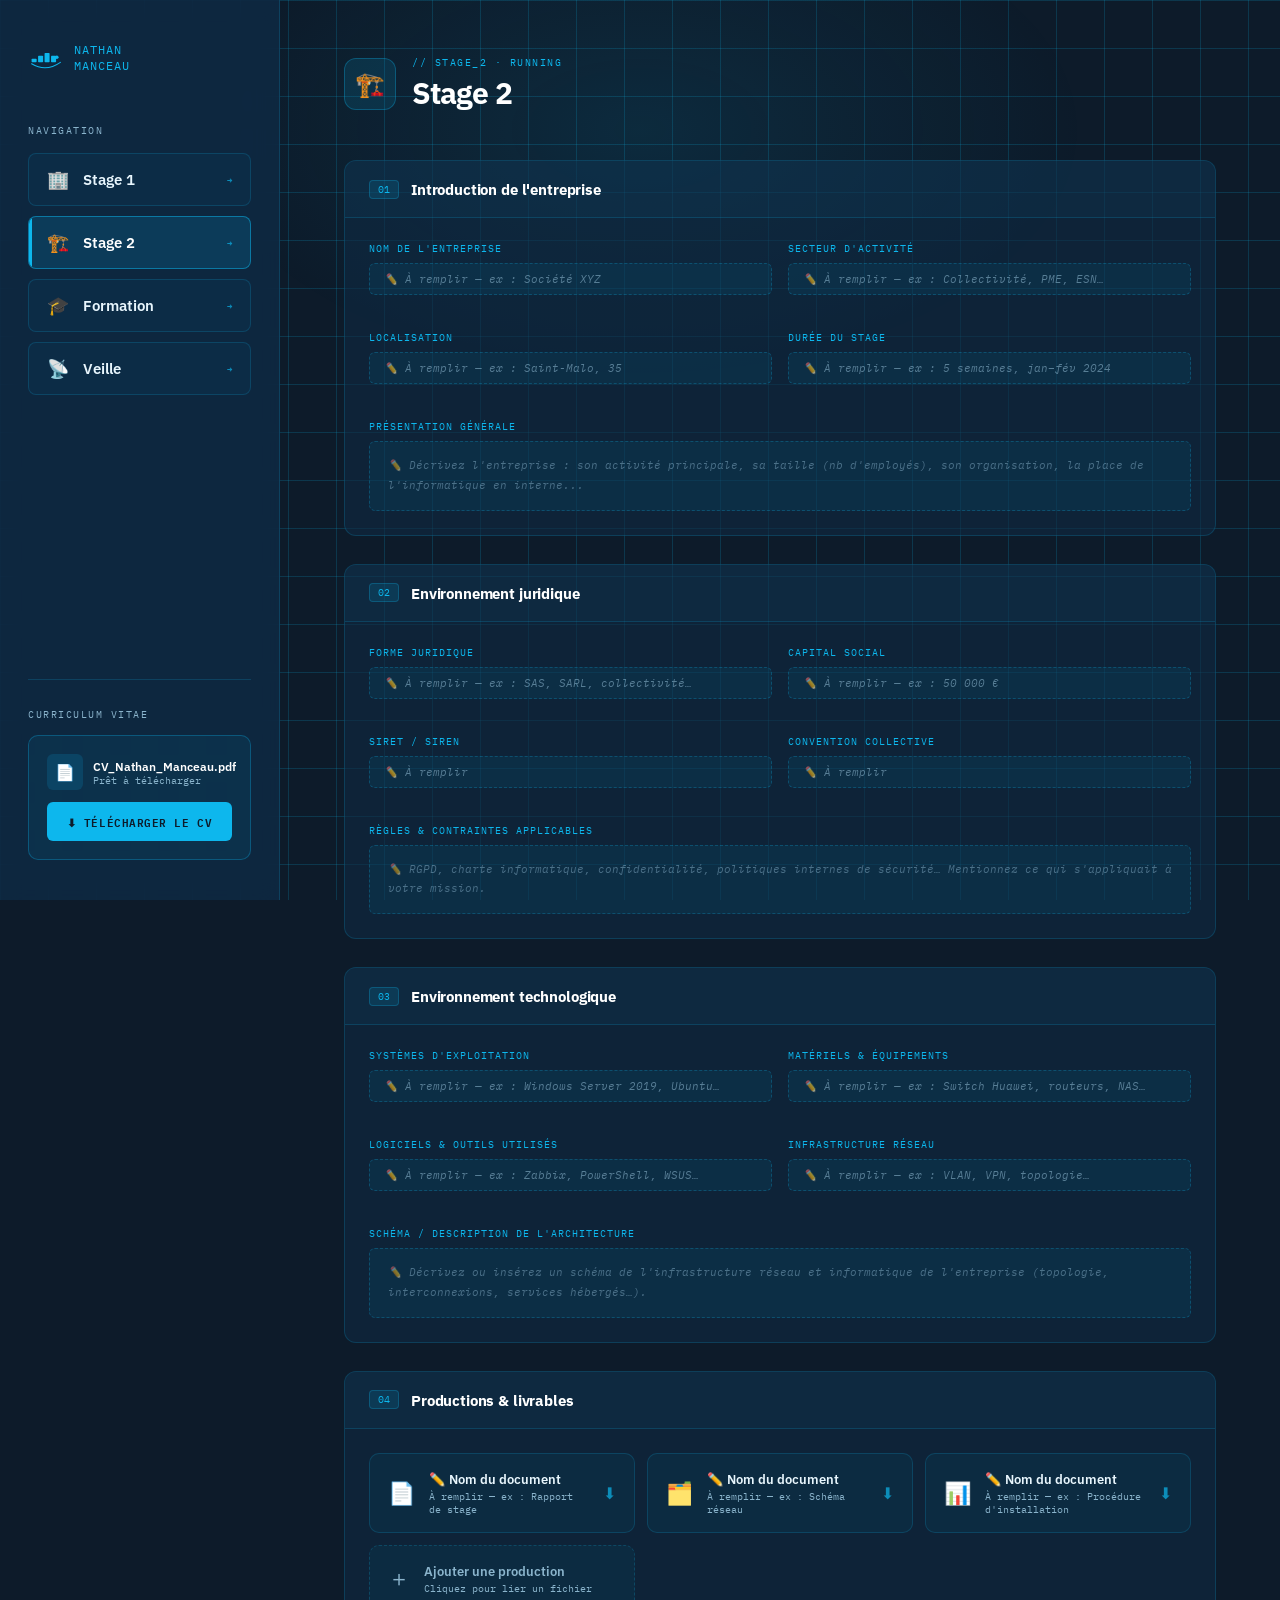
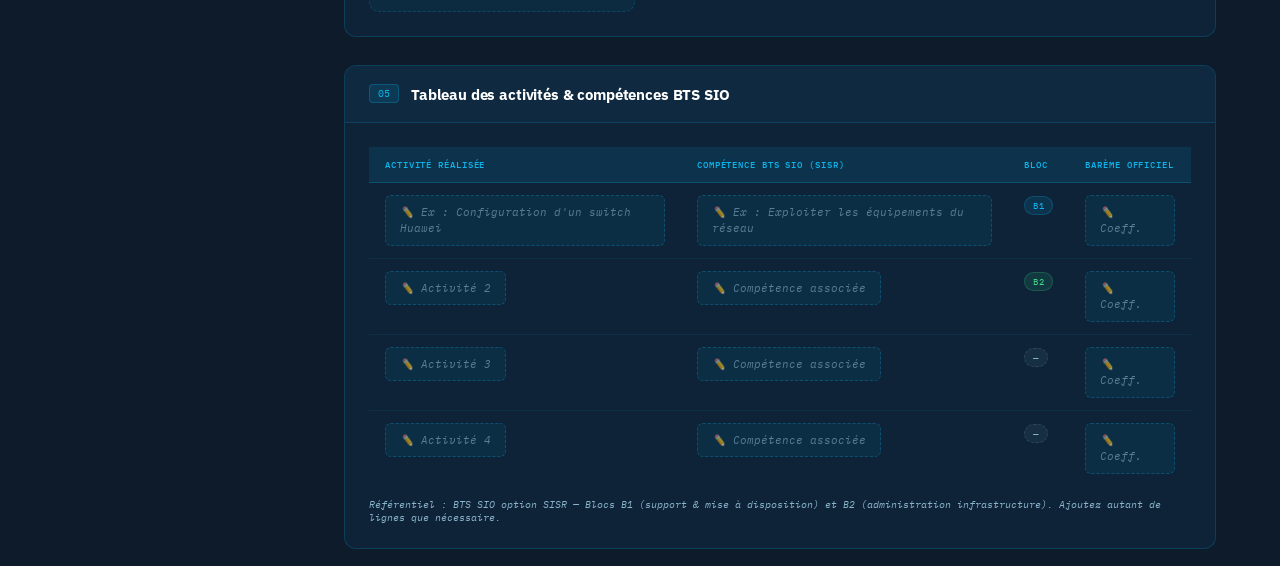
<file: pcp.html>
<!DOCTYPE html>
<html lang="fr">
<head>
<meta charset="UTF-8">
<meta name="viewport" content="width=device-width, initial-scale=1.0">
<title>Nathan Manceau — Stage 2</title>
<link href="https://fonts.googleapis.com/css2?family=IBM+Plex+Mono:wght@400;500;600&family=IBM+Plex+Sans:wght@300;400;600;700&display=swap" rel="stylesheet">
<style>
  :root {
    --docker-dark:   #0d1b2a;
    --docker-navy:   #0f2a44;
    --docker-blue:   #0db7ed;
    --docker-mid:    #1d6fa4;
    --docker-light:  #e8f6fd;
    --docker-grey:   #8ab4cc;
    --docker-border: rgba(13,183,237,0.18);
    --white:         #ffffff;
    --placeholder:   rgba(13,183,237,0.07);
  }
 
  * { margin: 0; padding: 0; box-sizing: border-box; }
 
  body {
    font-family: 'IBM Plex Sans', sans-serif;
    background: var(--docker-dark);
    color: var(--white);
    min-height: 100vh;
    display: flex;
    overflow-x: hidden;
  }
 
  body::before {
    content: '';
    position: fixed; inset: 0;
    background-image:
      linear-gradient(var(--docker-border) 1px, transparent 1px),
      linear-gradient(90deg, var(--docker-border) 1px, transparent 1px);
    background-size: 48px 48px;
    pointer-events: none; z-index: 0;
  }
 
  body::after {
    content: '';
    position: fixed;
    top: -120px; left: 50%;
    transform: translateX(-50%);
    width: 900px; height: 500px;
    border-radius: 50%;
    background: radial-gradient(ellipse, rgba(13,183,237,0.10) 0%, transparent 70%);
    pointer-events: none; z-index: 0;
  }
 
  /* ── SIDEBAR ── */
  .sidebar {
    position: fixed;
    left: 0; top: 0; bottom: 0;
    width: 280px;
    background: rgba(15,42,68,0.85);
    backdrop-filter: blur(12px);
    border-right: 1px solid var(--docker-border);
    display: flex;
    flex-direction: column;
    padding: 40px 28px;
    z-index: 10;
  }
 
  .sidebar-logo { display: flex; align-items: center; gap: 10px; margin-bottom: 48px; }
  .whale-icon { width: 36px; height: 36px; flex-shrink: 0; }
  .sidebar-brand {
    font-family: 'IBM Plex Mono', monospace;
    font-size: 12px; color: var(--docker-blue);
    letter-spacing: 0.08em; text-transform: uppercase; line-height: 1.3;
  }
 
  .nav-label {
    font-family: 'IBM Plex Mono', monospace;
    font-size: 10px; color: var(--docker-grey);
    text-transform: uppercase; letter-spacing: 0.15em; margin-bottom: 16px;
  }
 
  .nav-buttons { display: flex; flex-direction: column; gap: 10px; flex: 1; }
 
  .nav-btn {
    display: flex; align-items: center; gap: 14px;
    padding: 14px 18px;
    border: 1px solid var(--docker-border);
    border-radius: 8px;
    background: rgba(13,183,237,0.04);
    color: var(--docker-light);
    font-family: 'IBM Plex Sans', sans-serif;
    font-size: 0.92rem; font-weight: 600;
    cursor: pointer; text-decoration: none;
    transition: all 0.22s ease;
    position: relative; overflow: hidden;
  }
 
  .nav-btn::before {
    content: '';
    position: absolute; left: 0; top: 0; bottom: 0;
    width: 3px; background: var(--docker-blue);
    transform: scaleY(0); transition: transform 0.22s ease;
    border-radius: 0 2px 2px 0;
  }
 
  .nav-btn:hover { background: rgba(13,183,237,0.12); border-color: rgba(13,183,237,0.45); color: var(--white); transform: translateX(4px); }
  .nav-btn:hover::before { transform: scaleY(1); }
  .nav-btn.active { background: rgba(13,183,237,0.15); border-color: rgba(13,183,237,0.5); color: var(--white); }
  .nav-btn.active::before { transform: scaleY(1); }
  .nav-btn .btn-icon { font-size: 18px; flex-shrink: 0; }
  .nav-btn .btn-tag { font-family: 'IBM Plex Mono', monospace; font-size: 9px; color: var(--docker-blue); margin-left: auto; opacity: 0.7; }
 
  /* CV */
  .cv-section { margin-top: auto; padding-top: 28px; border-top: 1px solid var(--docker-border); }
  .cv-label { font-family: 'IBM Plex Mono', monospace; font-size: 10px; color: var(--docker-grey); text-transform: uppercase; letter-spacing: 0.15em; margin-bottom: 14px; }
  .cv-card { background: rgba(13,183,237,0.07); border: 1px solid rgba(13,183,237,0.3); border-radius: 10px; padding: 18px; display: flex; flex-direction: column; gap: 12px; }
  .cv-file { display: flex; align-items: center; gap: 10px; }
  .cv-file-icon { width: 36px; height: 36px; background: rgba(13,183,237,0.15); border-radius: 6px; display: flex; align-items: center; justify-content: center; font-size: 16px; flex-shrink: 0; }
  .cv-file-info { flex: 1; }
  .cv-file-name { font-size: 0.78rem; font-weight: 600; color: var(--white); }
  .cv-file-size { font-family: 'IBM Plex Mono', monospace; font-size: 10px; color: var(--docker-grey); }
  .cv-download-btn { display: flex; align-items: center; justify-content: center; gap: 8px; padding: 10px; background: var(--docker-blue); color: var(--docker-dark); font-family: 'IBM Plex Mono', monospace; font-size: 11px; font-weight: 600; letter-spacing: 0.05em; text-transform: uppercase; border: none; border-radius: 6px; cursor: pointer; text-decoration: none; transition: all 0.2s ease; }
  .cv-download-btn:hover { background: #30ccf5; transform: translateY(-1px); box-shadow: 0 6px 20px rgba(13,183,237,0.35); }
 
  /* ── MAIN ── */
  .main {
    margin-left: 280px;
    flex: 1;
    padding: 56px 64px;
    position: relative;
    z-index: 1;
    max-width: calc(100% - 280px);
  }
 
  /* Page header */
  .page-header {
    display: flex; align-items: center; gap: 16px;
    margin-bottom: 48px;
    animation: fadeUp 0.5s ease both;
  }
 
  .page-icon {
    width: 52px; height: 52px;
    background: rgba(13,183,237,0.12);
    border: 1px solid rgba(13,183,237,0.3);
    border-radius: 12px;
    display: flex; align-items: center; justify-content: center;
    font-size: 24px; flex-shrink: 0;
  }
 
  .page-title-block {}
  .page-eyebrow {
    font-family: 'IBM Plex Mono', monospace;
    font-size: 10px; color: var(--docker-blue);
    text-transform: uppercase; letter-spacing: 0.15em; margin-bottom: 4px;
  }
 
  .page-title {
    font-size: 1.9rem; font-weight: 700;
    letter-spacing: -0.03em; color: var(--white);
  }
 
  /* Sections */
  .sections { display: flex; flex-direction: column; gap: 28px; }
 
  .section {
    background: rgba(15,42,68,0.6);
    border: 1px solid var(--docker-border);
    border-radius: 12px;
    overflow: hidden;
    animation: fadeUp 0.5s ease both;
  }
 
  .section:nth-child(1) { animation-delay: 0.1s; }
  .section:nth-child(2) { animation-delay: 0.2s; }
  .section:nth-child(3) { animation-delay: 0.3s; }
  .section:nth-child(4) { animation-delay: 0.4s; }
 
  .section-head {
    display: flex; align-items: center; gap: 12px;
    padding: 18px 24px;
    border-bottom: 1px solid var(--docker-border);
    background: rgba(13,183,237,0.04);
  }
 
  .section-num {
    font-family: 'IBM Plex Mono', monospace;
    font-size: 10px; color: var(--docker-blue);
    background: rgba(13,183,237,0.12);
    border: 1px solid rgba(13,183,237,0.25);
    border-radius: 4px; padding: 2px 8px;
    flex-shrink: 0;
  }
 
  .section-title {
    font-size: 0.95rem; font-weight: 700;
    letter-spacing: -0.01em;
  }
 
  .section-body { padding: 24px; }
 
  /* Placeholder field */
  .field { margin-bottom: 20px; }
  .field:last-child { margin-bottom: 0; }
 
  .field-label {
    font-family: 'IBM Plex Mono', monospace;
    font-size: 10px; color: var(--docker-blue);
    text-transform: uppercase; letter-spacing: 0.1em;
    margin-bottom: 8px;
  }
 
  .field-value {
    font-size: 0.87rem; color: var(--docker-light);
    line-height: 1.65;
  }
 
  .placeholder {
    display: inline-flex; align-items: center; gap: 6px;
    background: var(--placeholder);
    border: 1px dashed rgba(13,183,237,0.25);
    border-radius: 6px;
    padding: 8px 14px;
    font-family: 'IBM Plex Mono', monospace;
    font-size: 11px; color: rgba(138,180,204,0.6);
    font-style: italic;
    width: 100%;
  }
 
  .placeholder-block {
    background: var(--placeholder);
    border: 1px dashed rgba(13,183,237,0.25);
    border-radius: 6px;
    padding: 14px 18px;
    font-family: 'IBM Plex Mono', monospace;
    font-size: 11px; color: rgba(138,180,204,0.5);
    font-style: italic; line-height: 1.8;
    width: 100%;
  }
 
  /* Two-col grid */
  .two-col { display: grid; grid-template-columns: 1fr 1fr; gap: 16px; }
 
  /* ── TABLEAU ACTIVITÉS ── */
  .table-wrap { overflow-x: auto; }
 
  table {
    width: 100%; border-collapse: collapse;
    font-size: 0.8rem;
  }
 
  thead tr {
    background: rgba(13,183,237,0.1);
    border-bottom: 1px solid rgba(13,183,237,0.3);
  }
 
  th {
    font-family: 'IBM Plex Mono', monospace;
    font-size: 9px; color: var(--docker-blue);
    text-transform: uppercase; letter-spacing: 0.1em;
    padding: 12px 16px; text-align: left; font-weight: 500;
  }
 
  td {
    padding: 12px 16px;
    color: var(--docker-light);
    border-bottom: 1px solid rgba(13,183,237,0.08);
    vertical-align: top;
    line-height: 1.5;
  }
 
  tr:last-child td { border-bottom: none; }
  tr:hover td { background: rgba(13,183,237,0.04); }
 
  .badge {
    display: inline-block;
    font-family: 'IBM Plex Mono', monospace;
    font-size: 9px; padding: 2px 8px;
    border-radius: 20px; white-space: nowrap;
    text-transform: uppercase; letter-spacing: 0.05em;
  }
 
  .badge-b1 { background: rgba(13,183,237,0.12); color: var(--docker-blue); border: 1px solid rgba(13,183,237,0.2); }
  .badge-b2 { background: rgba(61,220,132,0.12); color: #3ddc84; border: 1px solid rgba(61,220,132,0.2); }
  .badge-todo { background: rgba(138,180,204,0.08); color: var(--docker-grey); border: 1px dashed rgba(138,180,204,0.2); font-style: italic; }
 
  .note {
    font-family: 'IBM Plex Mono', monospace;
    font-size: 10px; color: var(--docker-grey);
    margin-top: 12px; font-style: italic;
  }
 
  /* ── PRODUCTIONS ── */
  .productions-grid {
    display: grid;
    grid-template-columns: repeat(auto-fill, minmax(220px, 1fr));
    gap: 12px;
  }
 
  .prod-btn {
    display: flex; align-items: center; gap: 14px;
    padding: 16px 18px;
    background: rgba(13,183,237,0.05);
    border: 1px solid var(--docker-border);
    border-radius: 10px;
    text-decoration: none;
    color: var(--docker-light);
    transition: all 0.22s ease;
    cursor: pointer;
    position: relative; overflow: hidden;
  }
 
  .prod-btn::before {
    content: '';
    position: absolute; left: 0; top: 0; bottom: 0;
    width: 3px; background: var(--docker-blue);
    transform: scaleY(0); transition: transform 0.22s ease;
    border-radius: 0 2px 2px 0;
  }
 
  .prod-btn:hover {
    background: rgba(13,183,237,0.12);
    border-color: rgba(13,183,237,0.45);
    transform: translateY(-2px);
    box-shadow: 0 8px 24px rgba(13,183,237,0.12);
  }
 
  .prod-btn:hover::before { transform: scaleY(1); }
 
  .prod-btn.add-btn {
    border-style: dashed;
    border-color: rgba(13,183,237,0.2);
    color: var(--docker-grey);
  }
 
  .prod-btn.add-btn:hover { color: var(--docker-light); border-style: solid; }
 
  .prod-icon { font-size: 22px; flex-shrink: 0; }
 
  .prod-info { flex: 1; min-width: 0; }
  .prod-name { font-size: 0.83rem; font-weight: 600; white-space: nowrap; overflow: hidden; text-overflow: ellipsis; }
  .prod-type { font-family: 'IBM Plex Mono', monospace; font-size: 10px; color: var(--docker-grey); margin-top: 2px; }
 
  .prod-dl {
    font-size: 16px; color: var(--docker-blue);
    flex-shrink: 0; opacity: 0.7;
    transition: opacity 0.2s, transform 0.2s;
  }
 
  .prod-btn:hover .prod-dl { opacity: 1; transform: translateY(2px); }
 
  @keyframes fadeUp {
    from { opacity: 0; transform: translateY(18px); }
    to   { opacity: 1; transform: translateY(0); }
  }
</style>
</head>
<body>
 
<!-- ── SIDEBAR ── -->
<aside class="sidebar">
  <div class="sidebar-logo">
    <svg class="whale-icon" viewBox="0 0 100 100" fill="none" xmlns="http://www.w3.org/2000/svg">
      <rect x="10" y="52" width="14" height="10" rx="2" fill="#0db7ed"/>
      <rect x="28" y="44" width="14" height="18" rx="2" fill="#0db7ed"/>
      <rect x="46" y="36" width="14" height="26" rx="2" fill="#0db7ed"/>
      <rect x="64" y="44" width="14" height="18" rx="2" fill="#0db7ed"/>
      <path d="M10 66 Q50 90 90 62" stroke="#0db7ed" stroke-width="3" fill="none" stroke-linecap="round"/>
      <circle cx="80" cy="48" r="5" fill="#0db7ed"/>
    </svg>
    <div class="sidebar-brand">Nathan<br>Manceau</div>
  </div>
 
  <div class="nav-label">Navigation</div>
  <nav class="nav-buttons">
    <a href="portfolio.html" class="nav-btn">
      <span class="btn-icon">🏢</span> Stage 1 <span class="btn-tag">→</span>
    </a>
    <a href="stage2.html" class="nav-btn active">
      <span class="btn-icon">🏗️</span> Stage 2 <span class="btn-tag">→</span>
    </a>
    <a href="#" class="nav-btn">
      <span class="btn-icon">🎓</span> Formation <span class="btn-tag">→</span>
    </a>
    <a href="#" class="nav-btn">
      <span class="btn-icon">📡</span> Veille <span class="btn-tag">→</span>
    </a>
  </nav>
 
  <div class="cv-section">
    <div class="cv-label">Curriculum Vitae</div>
    <div class="cv-card">
      <div class="cv-file">
        <div class="cv-file-icon">📄</div>
        <div class="cv-file-info">
          <div class="cv-file-name">CV_Nathan_Manceau.pdf</div>
          <div class="cv-file-size">Prêt à télécharger</div>
        </div>
      </div>
      <a href="#" class="cv-download-btn" download>⬇ Télécharger le CV</a>
    </div>
  </div>
</aside>
 
<!-- ── MAIN ── -->
<main class="main">
 
  <div class="page-header">
    <div class="page-icon">🏗️</div>
    <div class="page-title-block">
      <div class="page-eyebrow">// stage_2 · running</div>
      <h1 class="page-title">Stage 2</h1>
    </div>
  </div>
 
  <div class="sections">
 
    <!-- 1. Introduction entreprise -->
    <div class="section">
      <div class="section-head">
        <span class="section-num">01</span>
        <span class="section-title">Introduction de l'entreprise</span>
      </div>
      <div class="section-body">
        <div class="two-col">
          <div class="field">
            <div class="field-label">Nom de l'entreprise</div>
            <div class="placeholder">✏️ À remplir — ex : Société XYZ</div>
          </div>
          <div class="field">
            <div class="field-label">Secteur d'activité</div>
            <div class="placeholder">✏️ À remplir — ex : Collectivité, PME, ESN…</div>
          </div>
          <div class="field">
            <div class="field-label">Localisation</div>
            <div class="placeholder">✏️ À remplir — ex : Saint-Malo, 35</div>
          </div>
          <div class="field">
            <div class="field-label">Durée du stage</div>
            <div class="placeholder">✏️ À remplir — ex : 5 semaines, jan–fév 2024</div>
          </div>
        </div>
        <div class="field" style="margin-top:16px;">
          <div class="field-label">Présentation générale</div>
          <div class="placeholder-block">
            ✏️ Décrivez l'entreprise : son activité principale, sa taille (nb d'employés), son organisation, la place de l'informatique en interne...
          </div>
        </div>
      </div>
    </div>
 
    <!-- 2. Environnement juridique -->
    <div class="section">
      <div class="section-head">
        <span class="section-num">02</span>
        <span class="section-title">Environnement juridique</span>
      </div>
      <div class="section-body">
        <div class="two-col">
          <div class="field">
            <div class="field-label">Forme juridique</div>
            <div class="placeholder">✏️ À remplir — ex : SAS, SARL, collectivité…</div>
          </div>
          <div class="field">
            <div class="field-label">Capital social</div>
            <div class="placeholder">✏️ À remplir — ex : 50 000 €</div>
          </div>
          <div class="field">
            <div class="field-label">SIRET / SIREN</div>
            <div class="placeholder">✏️ À remplir</div>
          </div>
          <div class="field">
            <div class="field-label">Convention collective</div>
            <div class="placeholder">✏️ À remplir</div>
          </div>
        </div>
        <div class="field" style="margin-top:16px;">
          <div class="field-label">Règles & contraintes applicables</div>
          <div class="placeholder-block">
            ✏️ RGPD, charte informatique, confidentialité, politiques internes de sécurité… Mentionnez ce qui s'appliquait à votre mission.
          </div>
        </div>
      </div>
    </div>
 
    <!-- 3. Environnement technologique -->
    <div class="section">
      <div class="section-head">
        <span class="section-num">03</span>
        <span class="section-title">Environnement technologique</span>
      </div>
      <div class="section-body">
        <div class="two-col">
          <div class="field">
            <div class="field-label">Systèmes d'exploitation</div>
            <div class="placeholder">✏️ À remplir — ex : Windows Server 2019, Ubuntu…</div>
          </div>
          <div class="field">
            <div class="field-label">Matériels & équipements</div>
            <div class="placeholder">✏️ À remplir — ex : Switch Huawei, routeurs, NAS…</div>
          </div>
          <div class="field">
            <div class="field-label">Logiciels & outils utilisés</div>
            <div class="placeholder">✏️ À remplir — ex : Zabbix, PowerShell, WSUS…</div>
          </div>
          <div class="field">
            <div class="field-label">Infrastructure réseau</div>
            <div class="placeholder">✏️ À remplir — ex : VLAN, VPN, topologie…</div>
          </div>
        </div>
        <div class="field" style="margin-top:16px;">
          <div class="field-label">Schéma / description de l'architecture</div>
          <div class="placeholder-block">
            ✏️ Décrivez ou insérez un schéma de l'infrastructure réseau et informatique de l'entreprise (topologie, interconnexions, services hébergés…).
          </div>
        </div>
      </div>
    </div>
 
    <!-- 4. Productions téléchargeables -->
    <div class="section">
      <div class="section-head">
        <span class="section-num">04</span>
        <span class="section-title">Productions & livrables</span>
      </div>
      <div class="section-body">
        <div class="productions-grid">
          <a href="#" class="prod-btn" download>
            <div class="prod-icon">📄</div>
            <div class="prod-info">
              <div class="prod-name">✏️ Nom du document</div>
              <div class="prod-type">À remplir — ex : Rapport de stage</div>
            </div>
            <div class="prod-dl">⬇</div>
          </a>
          <a href="#" class="prod-btn" download>
            <div class="prod-icon">🗂️</div>
            <div class="prod-info">
              <div class="prod-name">✏️ Nom du document</div>
              <div class="prod-type">À remplir — ex : Schéma réseau</div>
            </div>
            <div class="prod-dl">⬇</div>
          </a>
          <a href="#" class="prod-btn" download>
            <div class="prod-icon">📊</div>
            <div class="prod-info">
              <div class="prod-name">✏️ Nom du document</div>
              <div class="prod-type">À remplir — ex : Procédure d'installation</div>
            </div>
            <div class="prod-dl">⬇</div>
          </a>
          <a href="#" class="prod-btn add-btn">
            <div class="prod-icon">＋</div>
            <div class="prod-info">
              <div class="prod-name">Ajouter une production</div>
              <div class="prod-type">Cliquez pour lier un fichier</div>
            </div>
          </a>
        </div>
      </div>
    </div>
 
    <!-- 5. Tableau activités / compétences BTS SIO -->
    <div class="section">
      <div class="section-head">
        <span class="section-num">05</span>
        <span class="section-title">Tableau des activités & compétences BTS SIO</span>
      </div>
      <div class="section-body">
        <div class="table-wrap">
          <table>
            <thead>
              <tr>
                <th>Activité réalisée</th>
                <th>Compétence BTS SIO (SISR)</th>
                <th>Bloc</th>
                <th>Barème officiel</th>
              </tr>
            </thead>
            <tbody>
              <tr>
                <td><span class="placeholder" style="width:auto;">✏️ Ex : Configuration d'un switch Huawei</span></td>
                <td><span class="placeholder" style="width:auto;">✏️ Ex : Exploiter les équipements du réseau</span></td>
                <td><span class="badge badge-b1">B1</span></td>
                <td><span class="placeholder" style="width:auto;">✏️ Coeff.</span></td>
              </tr>
              <tr>
                <td><span class="placeholder" style="width:auto;">✏️ Activité 2</span></td>
                <td><span class="placeholder" style="width:auto;">✏️ Compétence associée</span></td>
                <td><span class="badge badge-b2">B2</span></td>
                <td><span class="placeholder" style="width:auto;">✏️ Coeff.</span></td>
              </tr>
              <tr>
                <td><span class="placeholder" style="width:auto;">✏️ Activité 3</span></td>
                <td><span class="placeholder" style="width:auto;">✏️ Compétence associée</span></td>
                <td><span class="badge badge-todo">—</span></td>
                <td><span class="placeholder" style="width:auto;">✏️ Coeff.</span></td>
              </tr>
              <tr>
                <td><span class="placeholder" style="width:auto;">✏️ Activité 4</span></td>
                <td><span class="placeholder" style="width:auto;">✏️ Compétence associée</span></td>
                <td><span class="badge badge-todo">—</span></td>
                <td><span class="placeholder" style="width:auto;">✏️ Coeff.</span></td>
              </tr>
            </tbody>
          </table>
        </div>
        <p class="note">Référentiel : BTS SIO option SISR — Blocs B1 (support & mise à disposition) et B2 (administration infrastructure). Ajoutez autant de lignes que nécessaire.</p>
      </div>
    </div>
 
  </div>
</main>
 
</body>
</html>
</file>
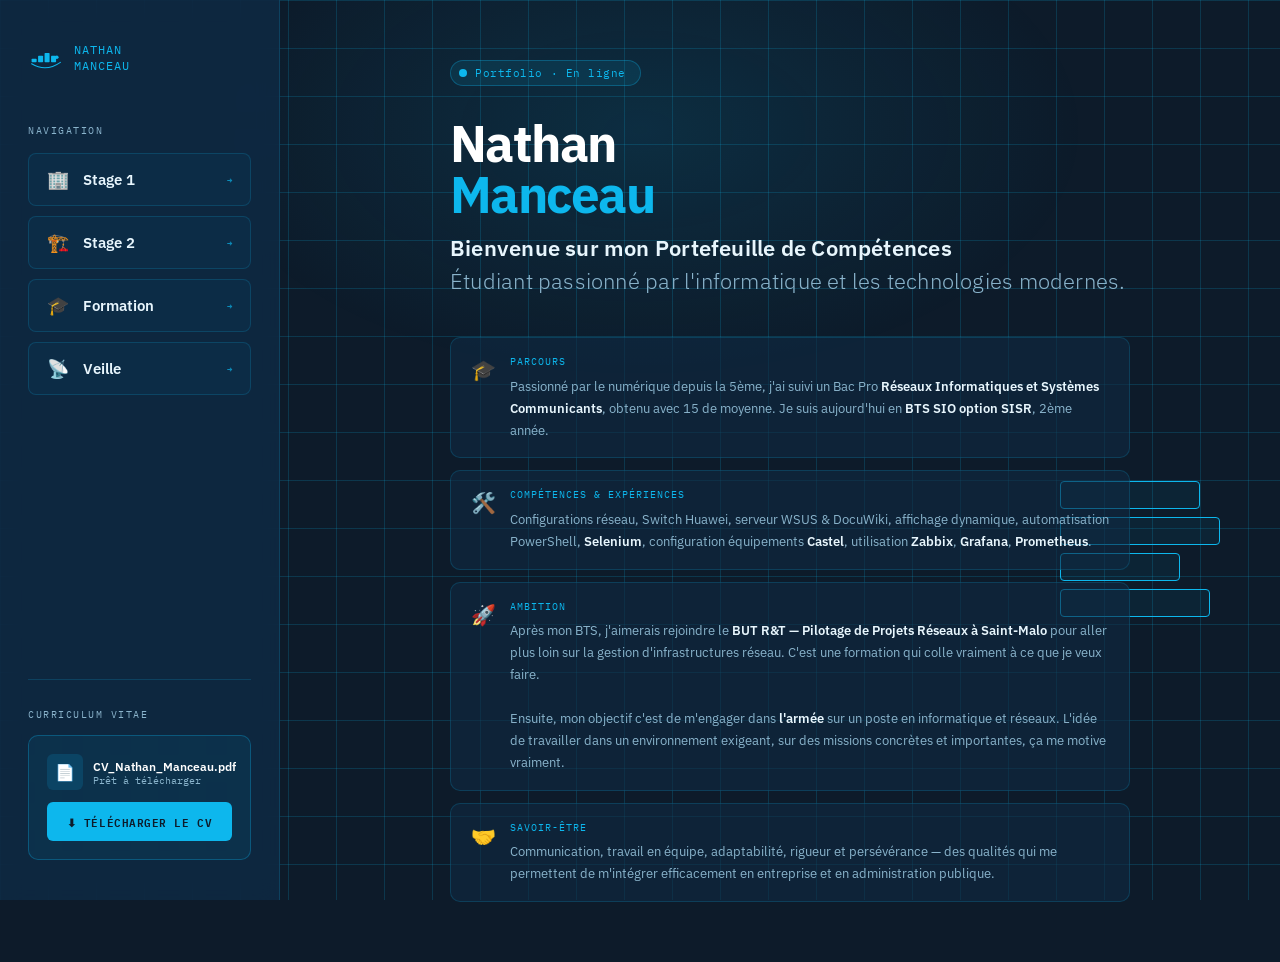
<file: portfolio.html>
<!DOCTYPE html>
<html lang="fr">
<head>
<meta charset="UTF-8">
<meta name="viewport" content="width=device-width, initial-scale=1.0">
<title>Nathan Manceau — Portfolio</title>
<link href="https://fonts.googleapis.com/css2?family=IBM+Plex+Mono:wght@400;500;600&family=IBM+Plex+Sans:wght@300;400;600;700&display=swap" rel="stylesheet">
<style>
  :root {
    --docker-dark:   #0d1b2a;
    --docker-navy:   #0f2a44;
    --docker-blue:   #0db7ed;
    --docker-mid:    #1d6fa4;
    --docker-light:  #e8f6fd;
    --docker-grey:   #8ab4cc;
    --docker-border: rgba(13,183,237,0.18);
    --white:         #ffffff;
  }

  * { margin: 0; padding: 0; box-sizing: border-box; }

  body {
    font-family: 'IBM Plex Sans', sans-serif;
    background: var(--docker-dark);
    color: var(--white);
    min-height: 100vh;
    display: flex;
    overflow-x: hidden;
  }

  /* ── BACKGROUND grid ── */
  body::before {
    content: '';
    position: fixed;
    inset: 0;
    background-image:
      linear-gradient(var(--docker-border) 1px, transparent 1px),
      linear-gradient(90deg, var(--docker-border) 1px, transparent 1px);
    background-size: 48px 48px;
    pointer-events: none;
    z-index: 0;
  }

  /* glow blob */
  body::after {
    content: '';
    position: fixed;
    top: -120px; left: 50%;
    transform: translateX(-50%);
    width: 900px; height: 500px;
    border-radius: 50%;
    background: radial-gradient(ellipse, rgba(13,183,237,0.12) 0%, transparent 70%);
    pointer-events: none;
    z-index: 0;
  }

  /* ── SIDEBAR ── */
  .sidebar {
    position: fixed;
    left: 0; top: 0; bottom: 0;
    width: 280px;
    background: rgba(15,42,68,0.85);
    backdrop-filter: blur(12px);
    border-right: 1px solid var(--docker-border);
    display: flex;
    flex-direction: column;
    padding: 40px 28px;
    z-index: 10;
    animation: slideInLeft 0.6s ease both;
  }

  .sidebar-logo {
    display: flex;
    align-items: center;
    gap: 10px;
    margin-bottom: 48px;
  }

  /* Docker whale icon (SVG inline) */
  .whale-icon {
    width: 36px; height: 36px;
    flex-shrink: 0;
  }

  .sidebar-brand {
    font-family: 'IBM Plex Mono', monospace;
    font-size: 12px;
    color: var(--docker-blue);
    letter-spacing: 0.08em;
    text-transform: uppercase;
    line-height: 1.3;
  }

  .nav-label {
    font-family: 'IBM Plex Mono', monospace;
    font-size: 10px;
    color: var(--docker-grey);
    text-transform: uppercase;
    letter-spacing: 0.15em;
    margin-bottom: 16px;
  }

  .nav-buttons {
    display: flex;
    flex-direction: column;
    gap: 10px;
    flex: 1;
  }

  .nav-btn {
    display: flex;
    align-items: center;
    gap: 14px;
    padding: 14px 18px;
    border: 1px solid var(--docker-border);
    border-radius: 8px;
    background: rgba(13,183,237,0.04);
    color: var(--docker-light);
    font-family: 'IBM Plex Sans', sans-serif;
    font-size: 0.92rem;
    font-weight: 600;
    cursor: pointer;
    text-decoration: none;
    transition: all 0.22s ease;
    position: relative;
    overflow: hidden;
  }

  .nav-btn::before {
    content: '';
    position: absolute;
    left: 0; top: 0; bottom: 0;
    width: 3px;
    background: var(--docker-blue);
    transform: scaleY(0);
    transition: transform 0.22s ease;
    border-radius: 0 2px 2px 0;
  }

  .nav-btn:hover {
    background: rgba(13,183,237,0.12);
    border-color: rgba(13,183,237,0.45);
    color: var(--white);
    transform: translateX(4px);
  }

  .nav-btn:hover::before { transform: scaleY(1); }

  .nav-btn .btn-icon {
    font-size: 18px;
    flex-shrink: 0;
  }

  .nav-btn .btn-tag {
    font-family: 'IBM Plex Mono', monospace;
    font-size: 9px;
    color: var(--docker-blue);
    margin-left: auto;
    opacity: 0.7;
  }

  /* CV section */
  .cv-section {
    margin-top: auto;
    padding-top: 28px;
    border-top: 1px solid var(--docker-border);
  }

  .cv-label {
    font-family: 'IBM Plex Mono', monospace;
    font-size: 10px;
    color: var(--docker-grey);
    text-transform: uppercase;
    letter-spacing: 0.15em;
    margin-bottom: 14px;
  }

  .cv-card {
    background: rgba(13,183,237,0.07);
    border: 1px solid rgba(13,183,237,0.3);
    border-radius: 10px;
    padding: 18px;
    display: flex;
    flex-direction: column;
    gap: 12px;
  }

  .cv-file {
    display: flex;
    align-items: center;
    gap: 10px;
  }

  .cv-file-icon {
    width: 36px; height: 36px;
    background: rgba(13,183,237,0.15);
    border-radius: 6px;
    display: flex; align-items: center; justify-content: center;
    font-size: 16px;
    flex-shrink: 0;
  }

  .cv-file-info { flex: 1; }
  .cv-file-name {
    font-size: 0.78rem;
    font-weight: 600;
    color: var(--white);
  }
  .cv-file-size {
    font-family: 'IBM Plex Mono', monospace;
    font-size: 10px;
    color: var(--docker-grey);
  }

  .cv-download-btn {
    display: flex;
    align-items: center;
    justify-content: center;
    gap: 8px;
    padding: 10px;
    background: var(--docker-blue);
    color: var(--docker-dark);
    font-family: 'IBM Plex Mono', monospace;
    font-size: 11px;
    font-weight: 600;
    letter-spacing: 0.05em;
    text-transform: uppercase;
    border: none;
    border-radius: 6px;
    cursor: pointer;
    text-decoration: none;
    transition: all 0.2s ease;
  }

  .cv-download-btn:hover {
    background: #30ccf5;
    transform: translateY(-1px);
    box-shadow: 0 6px 20px rgba(13,183,237,0.35);
  }

  /* ── MAIN ── */
  .main {
    margin-left: 280px;
    flex: 1;
    display: flex;
    flex-direction: column;
    align-items: center;
    justify-content: center;
    min-height: 100vh;
    padding: 60px 60px 60px 80px;
    position: relative;
    z-index: 1;
  }

  .hero {
    max-width: 680px;
    width: 100%;
    animation: fadeUp 0.7s 0.2s ease both;
  }

  .hero-chip {
    display: inline-flex;
    align-items: center;
    gap: 8px;
    background: rgba(13,183,237,0.1);
    border: 1px solid rgba(13,183,237,0.3);
    border-radius: 20px;
    padding: 5px 14px 5px 8px;
    margin-bottom: 32px;
  }

  .chip-dot {
    width: 8px; height: 8px;
    border-radius: 50%;
    background: var(--docker-blue);
    animation: pulse 2s ease infinite;
  }

  .chip-text {
    font-family: 'IBM Plex Mono', monospace;
    font-size: 11px;
    color: var(--docker-blue);
    letter-spacing: 0.05em;
  }

  .hero-name {
    font-size: clamp(2.4rem, 4vw, 3.8rem);
    font-weight: 700;
    letter-spacing: -0.03em;
    line-height: 1;
    margin-bottom: 12px;
    color: var(--white);
  }

  .hero-name span {
    color: var(--docker-blue);
  }

  .hero-title {
    font-size: clamp(1rem, 2vw, 1.35rem);
    font-weight: 300;
    color: var(--docker-grey);
    letter-spacing: 0.01em;
    margin-bottom: 40px;
    line-height: 1.5;
  }

  .hero-title strong {
    color: var(--docker-light);
    font-weight: 600;
  }

  /* Container cards row */
  .container-row {
    display: flex;
    gap: 12px;
    flex-wrap: wrap;
    margin-top: 8px;
  }

  .container-card {
    background: rgba(15,42,68,0.7);
    border: 1px solid var(--docker-border);
    border-radius: 10px;
    padding: 14px 20px;
    display: flex;
    align-items: center;
    gap: 10px;
    font-family: 'IBM Plex Mono', monospace;
    font-size: 11px;
    color: var(--docker-grey);
    transition: all 0.2s ease;
  }

  .container-card:hover {
    border-color: rgba(13,183,237,0.4);
    color: var(--docker-light);
  }

  .container-card .status-dot {
    width: 6px; height: 6px;
    border-radius: 50%;
    background: #3ddc84;
    flex-shrink: 0;
  }

  /* decorative docker stack */
  .docker-stack {
    position: absolute;
    right: 60px;
    top: 50%;
    transform: translateY(-50%);
    display: flex;
    flex-direction: column;
    gap: 8px;
    opacity: 0.25;
    pointer-events: none;
    animation: fadeUp 1s 0.5s ease both;
  }

  .stack-block {
    width: 140px;
    height: 28px;
    border: 1px solid var(--docker-blue);
    border-radius: 4px;
    background: rgba(13,183,237,0.06);
  }

  .stack-block:nth-child(2) { width: 160px; }
  .stack-block:nth-child(3) { width: 120px; }
  .stack-block:nth-child(4) { width: 150px; }

  /* ── BIO ── */
  .bio { display: flex; flex-direction: column; gap: 12px; margin-top: 8px; }

  .bio-block {
    display: flex; align-items: flex-start; gap: 14px;
    background: rgba(15,42,68,0.6);
    border: 1px solid var(--docker-border);
    border-radius: 10px;
    padding: 16px 20px;
    transition: border-color 0.2s ease;
  }

  .bio-block:hover { border-color: rgba(13,183,237,0.35); }
  .bio-icon { font-size: 20px; flex-shrink: 0; margin-top: 2px; }

  .bio-text { font-size: 0.83rem; color: var(--docker-grey); line-height: 1.65; }
  .bio-text strong { color: var(--docker-light); font-weight: 600; }

  .bio-heading {
    font-family: 'IBM Plex Mono', monospace;
    font-size: 10px; color: var(--docker-blue);
    text-transform: uppercase; letter-spacing: 0.1em; margin-bottom: 5px;
  }

  /* ── ANIMATIONS ── */
  @keyframes fadeUp {
    from { opacity: 0; transform: translateY(24px); }
    to   { opacity: 1; transform: translateY(0); }
  }

  @keyframes slideInLeft {
    from { opacity: 0; transform: translateX(-30px); }
    to   { opacity: 1; transform: translateX(0); }
  }

  @keyframes pulse {
    0%, 100% { opacity: 1; transform: scale(1); }
    50%       { opacity: 0.5; transform: scale(0.85); }
  }

  /* ── RESPONSIVE ── */
  @media (max-width: 768px) {
    .sidebar { width: 100%; position: relative; height: auto; border-right: none; border-bottom: 1px solid var(--docker-border); }
    body { flex-direction: column; }
    .main { margin-left: 0; padding: 40px 24px; }
    .docker-stack { display: none; }
  }
</style>
</head>
<body>

<!-- ── SIDEBAR ── -->
<aside class="sidebar">

  <div class="sidebar-logo" style="cursor:pointer;" onclick="window.location.href='index.html'">
    <!-- Docker whale SVG -->
    <svg class="whale-icon" viewBox="0 0 100 100" fill="none" xmlns="http://www.w3.org/2000/svg">
      <rect x="10" y="52" width="14" height="10" rx="2" fill="#0db7ed"/>
      <rect x="28" y="44" width="14" height="18" rx="2" fill="#0db7ed"/>
      <rect x="46" y="36" width="14" height="26" rx="2" fill="#0db7ed"/>
      <rect x="64" y="44" width="14" height="18" rx="2" fill="#0db7ed"/>
      <path d="M10 66 Q50 90 90 62" stroke="#0db7ed" stroke-width="3" fill="none" stroke-linecap="round"/>
      <circle cx="80" cy="48" r="5" fill="#0db7ed"/>
    </svg>
    <div class="sidebar-brand">Nathan<br>Manceau</div>
  </div>

  <div class="nav-label">Navigation</div>
  <nav class="nav-buttons">
    <a href="stage1.html" class="nav-btn">
      <span class="btn-icon">🏢</span>
      Stage 1
      <span class="btn-tag">→</span>
    </a>
    <a href="stage2.html" class="nav-btn">
      <span class="btn-icon">🏗️</span>
      Stage 2
      <span class="btn-tag">→</span>
    </a>
    <a href="#" class="nav-btn">
      <span class="btn-icon">🎓</span>
      Formation
      <span class="btn-tag">→</span>
    </a>
    <a href="#" class="nav-btn">
      <span class="btn-icon">📡</span>
      Veille
      <span class="btn-tag">→</span>
    </a>
  </nav>

  <!-- CV -->
  <div class="cv-section">
    <div class="cv-label">Curriculum Vitae</div>
    <div class="cv-card">
      <div class="cv-file">
        <div class="cv-file-icon">📄</div>
        <div class="cv-file-info">
          <div class="cv-file-name">CV_Nathan_Manceau.pdf</div>
          <div class="cv-file-size">Prêt à télécharger</div>
        </div>
      </div>
      <a href="#" class="cv-download-btn" download>
        ⬇ Télécharger le CV
      </a>
    </div>
  </div>

</aside>

<!-- ── MAIN ── -->
<main class="main">

  <!-- Decorative stack -->
  <div class="docker-stack">
    <div class="stack-block"></div>
    <div class="stack-block"></div>
    <div class="stack-block"></div>
    <div class="stack-block"></div>
  </div>

  <div class="hero">
    <div class="hero-chip">
      <div class="chip-dot"></div>
      <span class="chip-text">Portfolio · En ligne</span>
    </div>

    <h2 class="hero-name">Nathan<br><span>Manceau</span></h2>

    <p class="hero-title">
      <strong>Bienvenue sur mon Portefeuille de Compétences</strong><br>
      Étudiant passionné par l'informatique et les technologies modernes.
    </p>

    <div class="bio">
      <div class="bio-block">
        <div class="bio-icon">🎓</div>
        <div class="bio-text">
          <div class="bio-heading">Parcours</div>
          Passionné par le numérique depuis la 5ème, j'ai suivi un Bac Pro <strong>Réseaux Informatiques et Systèmes Communicants</strong>, obtenu avec 15 de moyenne. Je suis aujourd'hui en <strong>BTS SIO option SISR</strong>, 2ème année.
        </div>
      </div>
      <div class="bio-block">
        <div class="bio-icon">🛠️</div>
        <div class="bio-text">
          <div class="bio-heading">Compétences & Expériences</div>
          Configurations réseau, Switch Huawei, serveur WSUS & DocuWiki, affichage dynamique, automatisation PowerShell, <strong>Selenium</strong>, configuration équipements <strong>Castel</strong>, utilisation <strong>Zabbix</strong>, <strong>Grafana</strong>, <strong>Prometheus</strong>.
        </div>
      </div>
      <div class="bio-block">
        <div class="bio-icon">🚀</div>
        <div class="bio-text">
          <div class="bio-heading">Ambition</div>
          Après mon BTS, j'aimerais rejoindre le <strong>BUT R&T — Pilotage de Projets Réseaux à Saint-Malo</strong> pour aller plus loin sur la gestion d'infrastructures réseau. C'est une formation qui colle vraiment à ce que je veux faire.<br><br>
          Ensuite, mon objectif c'est de m'engager dans <strong>l'armée</strong> sur un poste en informatique et réseaux. L'idée de travailler dans un environnement exigeant, sur des missions concrètes et importantes, ça me motive vraiment.
        </div>
      </div>
      <div class="bio-block">
        <div class="bio-icon">🤝</div>
        <div class="bio-text">
          <div class="bio-heading">Savoir-être</div>
          Communication, travail en équipe, adaptabilité, rigueur et persévérance — des qualités qui me permettent de m'intégrer efficacement en entreprise et en administration publique.
        </div>
      </div>
    </div>
  </div>

</main>

</body>
</html>
</file>
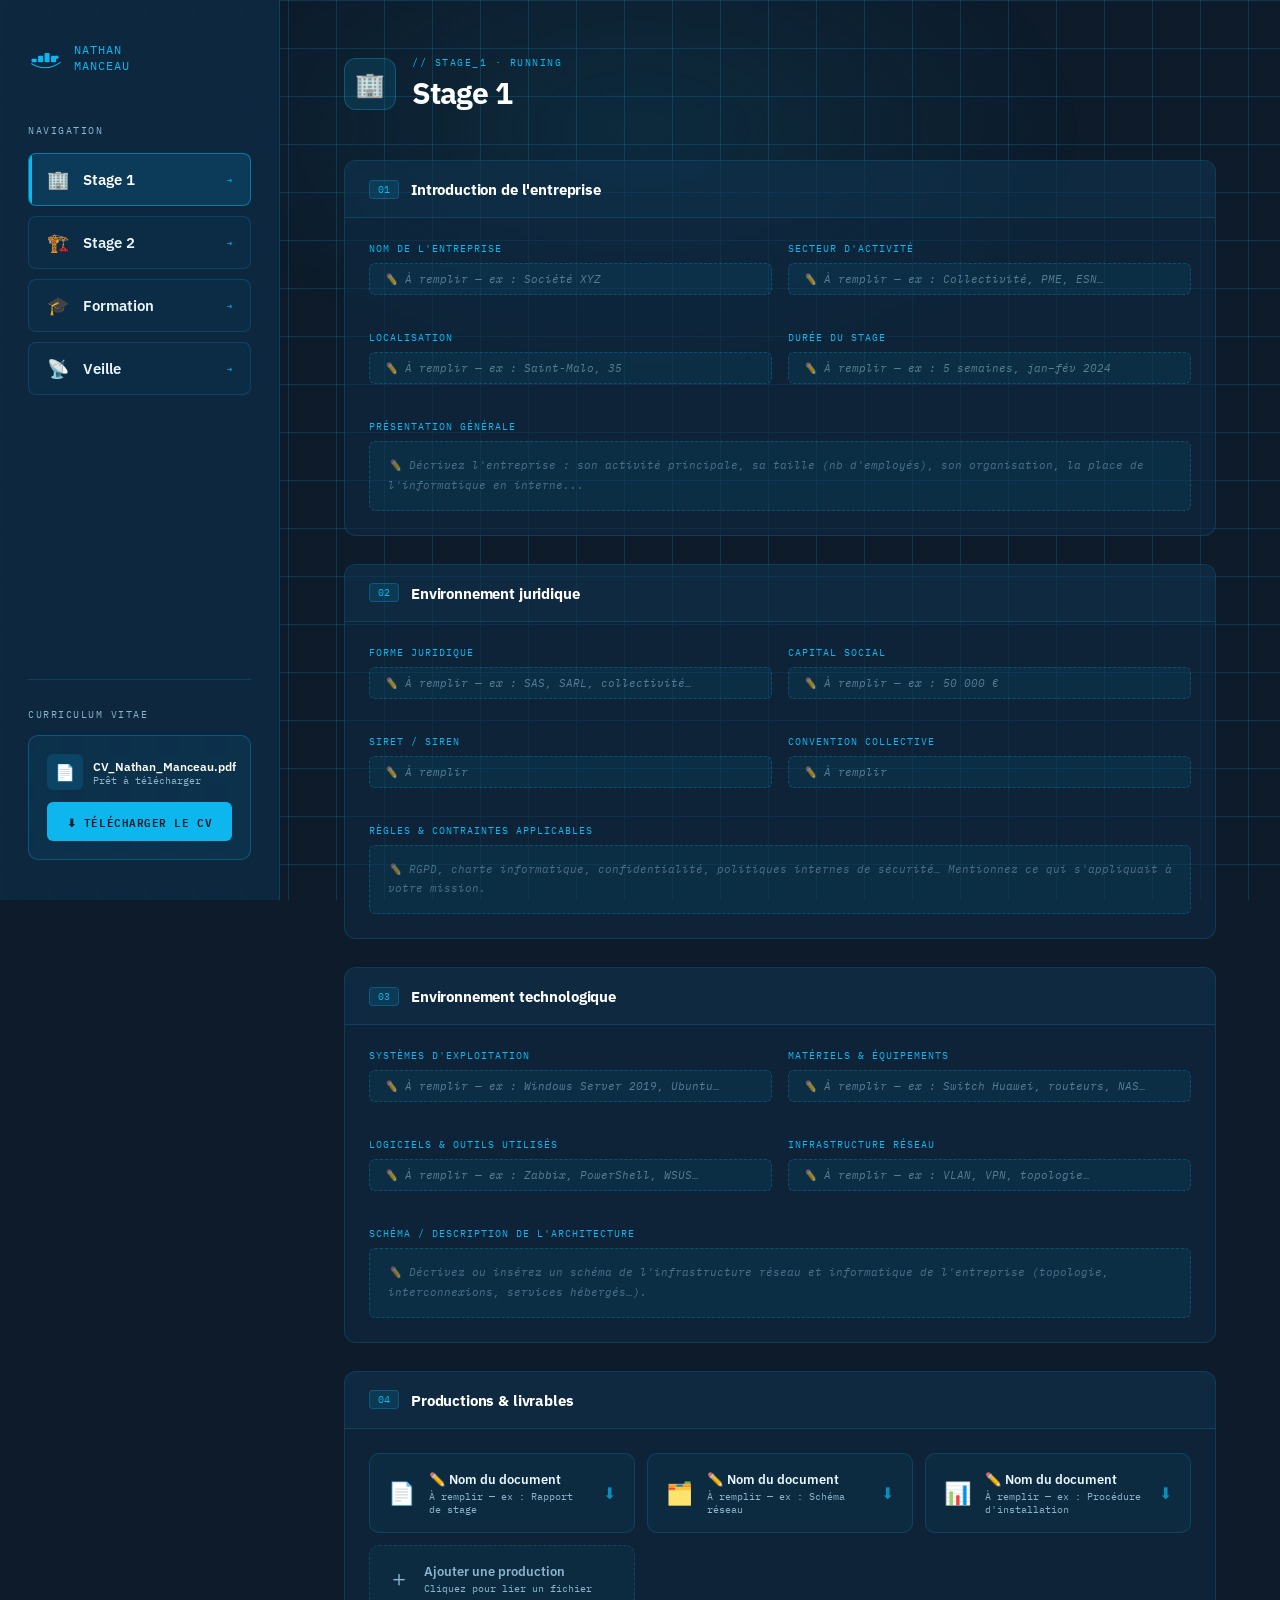
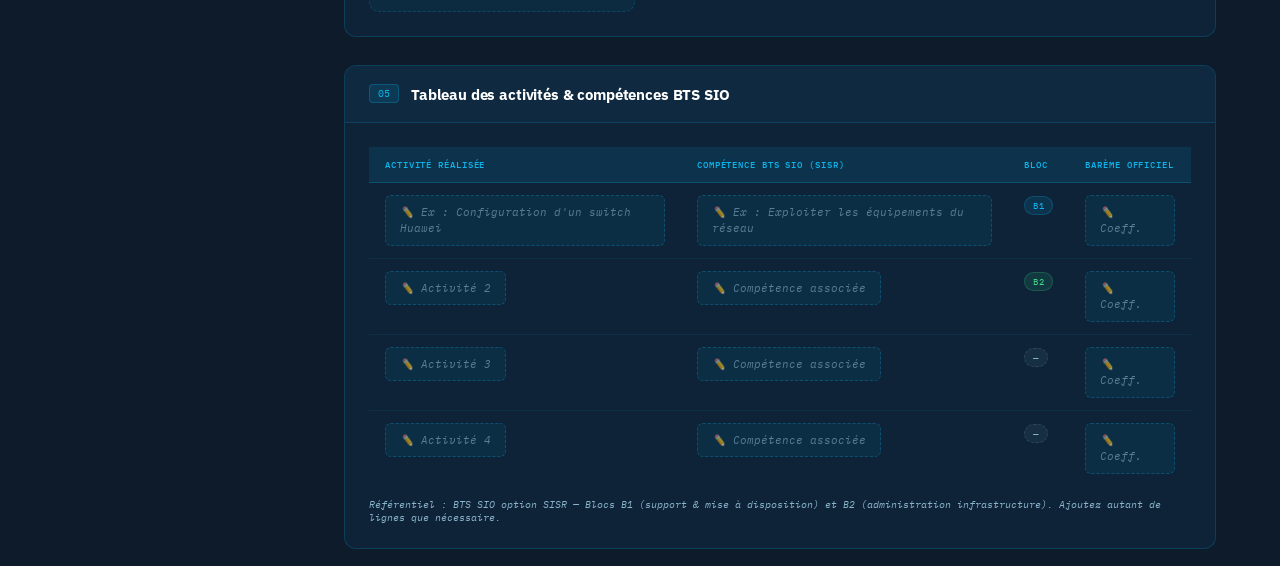
<file: stage1 (1).html>
<!DOCTYPE html>
<html lang="fr">
<head>
<meta charset="UTF-8">
<meta name="viewport" content="width=device-width, initial-scale=1.0">
<title>Nathan Manceau — Stage 1</title>
<link href="https://fonts.googleapis.com/css2?family=IBM+Plex+Mono:wght@400;500;600&family=IBM+Plex+Sans:wght@300;400;600;700&display=swap" rel="stylesheet">
<style>
  :root {
    --docker-dark:   #0d1b2a;
    --docker-navy:   #0f2a44;
    --docker-blue:   #0db7ed;
    --docker-mid:    #1d6fa4;
    --docker-light:  #e8f6fd;
    --docker-grey:   #8ab4cc;
    --docker-border: rgba(13,183,237,0.18);
    --white:         #ffffff;
    --placeholder:   rgba(13,183,237,0.07);
  }

  * { margin: 0; padding: 0; box-sizing: border-box; }

  body {
    font-family: 'IBM Plex Sans', sans-serif;
    background: var(--docker-dark);
    color: var(--white);
    min-height: 100vh;
    display: flex;
    overflow-x: hidden;
  }

  body::before {
    content: '';
    position: fixed; inset: 0;
    background-image:
      linear-gradient(var(--docker-border) 1px, transparent 1px),
      linear-gradient(90deg, var(--docker-border) 1px, transparent 1px);
    background-size: 48px 48px;
    pointer-events: none; z-index: 0;
  }

  body::after {
    content: '';
    position: fixed;
    top: -120px; left: 50%;
    transform: translateX(-50%);
    width: 900px; height: 500px;
    border-radius: 50%;
    background: radial-gradient(ellipse, rgba(13,183,237,0.10) 0%, transparent 70%);
    pointer-events: none; z-index: 0;
  }

  /* ── SIDEBAR ── */
  .sidebar {
    position: fixed;
    left: 0; top: 0; bottom: 0;
    width: 280px;
    background: rgba(15,42,68,0.85);
    backdrop-filter: blur(12px);
    border-right: 1px solid var(--docker-border);
    display: flex;
    flex-direction: column;
    padding: 40px 28px;
    z-index: 10;
  }

  .sidebar-logo { display: flex; align-items: center; gap: 10px; margin-bottom: 48px; }
  .whale-icon { width: 36px; height: 36px; flex-shrink: 0; }
  .sidebar-brand {
    font-family: 'IBM Plex Mono', monospace;
    font-size: 12px; color: var(--docker-blue);
    letter-spacing: 0.08em; text-transform: uppercase; line-height: 1.3;
  }

  .nav-label {
    font-family: 'IBM Plex Mono', monospace;
    font-size: 10px; color: var(--docker-grey);
    text-transform: uppercase; letter-spacing: 0.15em; margin-bottom: 16px;
  }

  .nav-buttons { display: flex; flex-direction: column; gap: 10px; flex: 1; }

  .nav-btn {
    display: flex; align-items: center; gap: 14px;
    padding: 14px 18px;
    border: 1px solid var(--docker-border);
    border-radius: 8px;
    background: rgba(13,183,237,0.04);
    color: var(--docker-light);
    font-family: 'IBM Plex Sans', sans-serif;
    font-size: 0.92rem; font-weight: 600;
    cursor: pointer; text-decoration: none;
    transition: all 0.22s ease;
    position: relative; overflow: hidden;
  }

  .nav-btn::before {
    content: '';
    position: absolute; left: 0; top: 0; bottom: 0;
    width: 3px; background: var(--docker-blue);
    transform: scaleY(0); transition: transform 0.22s ease;
    border-radius: 0 2px 2px 0;
  }

  .nav-btn:hover { background: rgba(13,183,237,0.12); border-color: rgba(13,183,237,0.45); color: var(--white); transform: translateX(4px); }
  .nav-btn:hover::before { transform: scaleY(1); }
  .nav-btn.active { background: rgba(13,183,237,0.15); border-color: rgba(13,183,237,0.5); color: var(--white); }
  .nav-btn.active::before { transform: scaleY(1); }
  .nav-btn .btn-icon { font-size: 18px; flex-shrink: 0; }
  .nav-btn .btn-tag { font-family: 'IBM Plex Mono', monospace; font-size: 9px; color: var(--docker-blue); margin-left: auto; opacity: 0.7; }

  /* CV */
  .cv-section { margin-top: auto; padding-top: 28px; border-top: 1px solid var(--docker-border); }
  .cv-label { font-family: 'IBM Plex Mono', monospace; font-size: 10px; color: var(--docker-grey); text-transform: uppercase; letter-spacing: 0.15em; margin-bottom: 14px; }
  .cv-card { background: rgba(13,183,237,0.07); border: 1px solid rgba(13,183,237,0.3); border-radius: 10px; padding: 18px; display: flex; flex-direction: column; gap: 12px; }
  .cv-file { display: flex; align-items: center; gap: 10px; }
  .cv-file-icon { width: 36px; height: 36px; background: rgba(13,183,237,0.15); border-radius: 6px; display: flex; align-items: center; justify-content: center; font-size: 16px; flex-shrink: 0; }
  .cv-file-info { flex: 1; }
  .cv-file-name { font-size: 0.78rem; font-weight: 600; color: var(--white); }
  .cv-file-size { font-family: 'IBM Plex Mono', monospace; font-size: 10px; color: var(--docker-grey); }
  .cv-download-btn { display: flex; align-items: center; justify-content: center; gap: 8px; padding: 10px; background: var(--docker-blue); color: var(--docker-dark); font-family: 'IBM Plex Mono', monospace; font-size: 11px; font-weight: 600; letter-spacing: 0.05em; text-transform: uppercase; border: none; border-radius: 6px; cursor: pointer; text-decoration: none; transition: all 0.2s ease; }
  .cv-download-btn:hover { background: #30ccf5; transform: translateY(-1px); box-shadow: 0 6px 20px rgba(13,183,237,0.35); }

  /* ── MAIN ── */
  .main {
    margin-left: 280px;
    flex: 1;
    padding: 56px 64px;
    position: relative;
    z-index: 1;
    max-width: calc(100% - 280px);
  }

  /* Page header */
  .page-header {
    display: flex; align-items: center; gap: 16px;
    margin-bottom: 48px;
    animation: fadeUp 0.5s ease both;
  }

  .page-icon {
    width: 52px; height: 52px;
    background: rgba(13,183,237,0.12);
    border: 1px solid rgba(13,183,237,0.3);
    border-radius: 12px;
    display: flex; align-items: center; justify-content: center;
    font-size: 24px; flex-shrink: 0;
  }

  .page-title-block {}
  .page-eyebrow {
    font-family: 'IBM Plex Mono', monospace;
    font-size: 10px; color: var(--docker-blue);
    text-transform: uppercase; letter-spacing: 0.15em; margin-bottom: 4px;
  }

  .page-title {
    font-size: 1.9rem; font-weight: 700;
    letter-spacing: -0.03em; color: var(--white);
  }

  /* Sections */
  .sections { display: flex; flex-direction: column; gap: 28px; }

  .section {
    background: rgba(15,42,68,0.6);
    border: 1px solid var(--docker-border);
    border-radius: 12px;
    overflow: hidden;
    animation: fadeUp 0.5s ease both;
  }

  .section:nth-child(1) { animation-delay: 0.1s; }
  .section:nth-child(2) { animation-delay: 0.2s; }
  .section:nth-child(3) { animation-delay: 0.3s; }
  .section:nth-child(4) { animation-delay: 0.4s; }

  .section-head {
    display: flex; align-items: center; gap: 12px;
    padding: 18px 24px;
    border-bottom: 1px solid var(--docker-border);
    background: rgba(13,183,237,0.04);
  }

  .section-num {
    font-family: 'IBM Plex Mono', monospace;
    font-size: 10px; color: var(--docker-blue);
    background: rgba(13,183,237,0.12);
    border: 1px solid rgba(13,183,237,0.25);
    border-radius: 4px; padding: 2px 8px;
    flex-shrink: 0;
  }

  .section-title {
    font-size: 0.95rem; font-weight: 700;
    letter-spacing: -0.01em;
  }

  .section-body { padding: 24px; }

  /* Placeholder field */
  .field { margin-bottom: 20px; }
  .field:last-child { margin-bottom: 0; }

  .field-label {
    font-family: 'IBM Plex Mono', monospace;
    font-size: 10px; color: var(--docker-blue);
    text-transform: uppercase; letter-spacing: 0.1em;
    margin-bottom: 8px;
  }

  .field-value {
    font-size: 0.87rem; color: var(--docker-light);
    line-height: 1.65;
  }

  .placeholder {
    display: inline-flex; align-items: center; gap: 6px;
    background: var(--placeholder);
    border: 1px dashed rgba(13,183,237,0.25);
    border-radius: 6px;
    padding: 8px 14px;
    font-family: 'IBM Plex Mono', monospace;
    font-size: 11px; color: rgba(138,180,204,0.6);
    font-style: italic;
    width: 100%;
  }

  .placeholder-block {
    background: var(--placeholder);
    border: 1px dashed rgba(13,183,237,0.25);
    border-radius: 6px;
    padding: 14px 18px;
    font-family: 'IBM Plex Mono', monospace;
    font-size: 11px; color: rgba(138,180,204,0.5);
    font-style: italic; line-height: 1.8;
    width: 100%;
  }

  /* Two-col grid */
  .two-col { display: grid; grid-template-columns: 1fr 1fr; gap: 16px; }

  /* ── TABLEAU ACTIVITÉS ── */
  .table-wrap { overflow-x: auto; }

  table {
    width: 100%; border-collapse: collapse;
    font-size: 0.8rem;
  }

  thead tr {
    background: rgba(13,183,237,0.1);
    border-bottom: 1px solid rgba(13,183,237,0.3);
  }

  th {
    font-family: 'IBM Plex Mono', monospace;
    font-size: 9px; color: var(--docker-blue);
    text-transform: uppercase; letter-spacing: 0.1em;
    padding: 12px 16px; text-align: left; font-weight: 500;
  }

  td {
    padding: 12px 16px;
    color: var(--docker-light);
    border-bottom: 1px solid rgba(13,183,237,0.08);
    vertical-align: top;
    line-height: 1.5;
  }

  tr:last-child td { border-bottom: none; }
  tr:hover td { background: rgba(13,183,237,0.04); }

  .badge {
    display: inline-block;
    font-family: 'IBM Plex Mono', monospace;
    font-size: 9px; padding: 2px 8px;
    border-radius: 20px; white-space: nowrap;
    text-transform: uppercase; letter-spacing: 0.05em;
  }

  .badge-b1 { background: rgba(13,183,237,0.12); color: var(--docker-blue); border: 1px solid rgba(13,183,237,0.2); }
  .badge-b2 { background: rgba(61,220,132,0.12); color: #3ddc84; border: 1px solid rgba(61,220,132,0.2); }
  .badge-todo { background: rgba(138,180,204,0.08); color: var(--docker-grey); border: 1px dashed rgba(138,180,204,0.2); font-style: italic; }

  .note {
    font-family: 'IBM Plex Mono', monospace;
    font-size: 10px; color: var(--docker-grey);
    margin-top: 12px; font-style: italic;
  }

  /* ── PRODUCTIONS ── */
  .productions-grid {
    display: grid;
    grid-template-columns: repeat(auto-fill, minmax(220px, 1fr));
    gap: 12px;
  }

  .prod-btn {
    display: flex; align-items: center; gap: 14px;
    padding: 16px 18px;
    background: rgba(13,183,237,0.05);
    border: 1px solid var(--docker-border);
    border-radius: 10px;
    text-decoration: none;
    color: var(--docker-light);
    transition: all 0.22s ease;
    cursor: pointer;
    position: relative; overflow: hidden;
  }

  .prod-btn::before {
    content: '';
    position: absolute; left: 0; top: 0; bottom: 0;
    width: 3px; background: var(--docker-blue);
    transform: scaleY(0); transition: transform 0.22s ease;
    border-radius: 0 2px 2px 0;
  }

  .prod-btn:hover {
    background: rgba(13,183,237,0.12);
    border-color: rgba(13,183,237,0.45);
    transform: translateY(-2px);
    box-shadow: 0 8px 24px rgba(13,183,237,0.12);
  }

  .prod-btn:hover::before { transform: scaleY(1); }

  .prod-btn.add-btn {
    border-style: dashed;
    border-color: rgba(13,183,237,0.2);
    color: var(--docker-grey);
  }

  .prod-btn.add-btn:hover { color: var(--docker-light); border-style: solid; }

  .prod-icon { font-size: 22px; flex-shrink: 0; }

  .prod-info { flex: 1; min-width: 0; }
  .prod-name { font-size: 0.83rem; font-weight: 600; white-space: nowrap; overflow: hidden; text-overflow: ellipsis; }
  .prod-type { font-family: 'IBM Plex Mono', monospace; font-size: 10px; color: var(--docker-grey); margin-top: 2px; }

  .prod-dl {
    font-size: 16px; color: var(--docker-blue);
    flex-shrink: 0; opacity: 0.7;
    transition: opacity 0.2s, transform 0.2s;
  }

  .prod-btn:hover .prod-dl { opacity: 1; transform: translateY(2px); }

  @keyframes fadeUp {
    from { opacity: 0; transform: translateY(18px); }
    to   { opacity: 1; transform: translateY(0); }
  }
</style>
</head>
<body>

<!-- ── SIDEBAR ── -->
<aside class="sidebar">
  <div class="sidebar-logo" style="cursor:pointer;" onclick="window.location.href='index.html'">
    <svg class="whale-icon" viewBox="0 0 100 100" fill="none" xmlns="http://www.w3.org/2000/svg">
      <rect x="10" y="52" width="14" height="10" rx="2" fill="#0db7ed"/>
      <rect x="28" y="44" width="14" height="18" rx="2" fill="#0db7ed"/>
      <rect x="46" y="36" width="14" height="26" rx="2" fill="#0db7ed"/>
      <rect x="64" y="44" width="14" height="18" rx="2" fill="#0db7ed"/>
      <path d="M10 66 Q50 90 90 62" stroke="#0db7ed" stroke-width="3" fill="none" stroke-linecap="round"/>
      <circle cx="80" cy="48" r="5" fill="#0db7ed"/>
    </svg>
    <div class="sidebar-brand">Nathan<br>Manceau</div>
  </div>

  <div class="nav-label">Navigation</div>
  <nav class="nav-buttons">
    <a href="stage1.html" class="nav-btn active">
      <span class="btn-icon">🏢</span> Stage 1 <span class="btn-tag">→</span>
    </a>
    <a href="stage2.html" class="nav-btn">
      <span class="btn-icon">🏗️</span> Stage 2 <span class="btn-tag">→</span>
    </a>
    <a href="#" class="nav-btn">
      <span class="btn-icon">🎓</span> Formation <span class="btn-tag">→</span>
    </a>
    <a href="#" class="nav-btn">
      <span class="btn-icon">📡</span> Veille <span class="btn-tag">→</span>
    </a>
  </nav>

  <div class="cv-section">
    <div class="cv-label">Curriculum Vitae</div>
    <div class="cv-card">
      <div class="cv-file">
        <div class="cv-file-icon">📄</div>
        <div class="cv-file-info">
          <div class="cv-file-name">CV_Nathan_Manceau.pdf</div>
          <div class="cv-file-size">Prêt à télécharger</div>
        </div>
      </div>
      <a href="#" class="cv-download-btn" download>⬇ Télécharger le CV</a>
    </div>
  </div>
</aside>

<!-- ── MAIN ── -->
<main class="main">

  <div class="page-header">
    <div class="page-icon">🏢</div>
    <div class="page-title-block">
      <div class="page-eyebrow">// stage_1 · running</div>
      <h1 class="page-title">Stage 1</h1>
    </div>
  </div>

  <div class="sections">

    <!-- 1. Introduction entreprise -->
    <div class="section">
      <div class="section-head">
        <span class="section-num">01</span>
        <span class="section-title">Introduction de l'entreprise</span>
      </div>
      <div class="section-body">
        <div class="two-col">
          <div class="field">
            <div class="field-label">Nom de l'entreprise</div>
            <div class="placeholder">✏️ À remplir — ex : Société XYZ</div>
          </div>
          <div class="field">
            <div class="field-label">Secteur d'activité</div>
            <div class="placeholder">✏️ À remplir — ex : Collectivité, PME, ESN…</div>
          </div>
          <div class="field">
            <div class="field-label">Localisation</div>
            <div class="placeholder">✏️ À remplir — ex : Saint-Malo, 35</div>
          </div>
          <div class="field">
            <div class="field-label">Durée du stage</div>
            <div class="placeholder">✏️ À remplir — ex : 5 semaines, jan–fév 2024</div>
          </div>
        </div>
        <div class="field" style="margin-top:16px;">
          <div class="field-label">Présentation générale</div>
          <div class="placeholder-block">
            ✏️ Décrivez l'entreprise : son activité principale, sa taille (nb d'employés), son organisation, la place de l'informatique en interne...
          </div>
        </div>
      </div>
    </div>

    <!-- 2. Environnement juridique -->
    <div class="section">
      <div class="section-head">
        <span class="section-num">02</span>
        <span class="section-title">Environnement juridique</span>
      </div>
      <div class="section-body">
        <div class="two-col">
          <div class="field">
            <div class="field-label">Forme juridique</div>
            <div class="placeholder">✏️ À remplir — ex : SAS, SARL, collectivité…</div>
          </div>
          <div class="field">
            <div class="field-label">Capital social</div>
            <div class="placeholder">✏️ À remplir — ex : 50 000 €</div>
          </div>
          <div class="field">
            <div class="field-label">SIRET / SIREN</div>
            <div class="placeholder">✏️ À remplir</div>
          </div>
          <div class="field">
            <div class="field-label">Convention collective</div>
            <div class="placeholder">✏️ À remplir</div>
          </div>
        </div>
        <div class="field" style="margin-top:16px;">
          <div class="field-label">Règles & contraintes applicables</div>
          <div class="placeholder-block">
            ✏️ RGPD, charte informatique, confidentialité, politiques internes de sécurité… Mentionnez ce qui s'appliquait à votre mission.
          </div>
        </div>
      </div>
    </div>

    <!-- 3. Environnement technologique -->
    <div class="section">
      <div class="section-head">
        <span class="section-num">03</span>
        <span class="section-title">Environnement technologique</span>
      </div>
      <div class="section-body">
        <div class="two-col">
          <div class="field">
            <div class="field-label">Systèmes d'exploitation</div>
            <div class="placeholder">✏️ À remplir — ex : Windows Server 2019, Ubuntu…</div>
          </div>
          <div class="field">
            <div class="field-label">Matériels & équipements</div>
            <div class="placeholder">✏️ À remplir — ex : Switch Huawei, routeurs, NAS…</div>
          </div>
          <div class="field">
            <div class="field-label">Logiciels & outils utilisés</div>
            <div class="placeholder">✏️ À remplir — ex : Zabbix, PowerShell, WSUS…</div>
          </div>
          <div class="field">
            <div class="field-label">Infrastructure réseau</div>
            <div class="placeholder">✏️ À remplir — ex : VLAN, VPN, topologie…</div>
          </div>
        </div>
        <div class="field" style="margin-top:16px;">
          <div class="field-label">Schéma / description de l'architecture</div>
          <div class="placeholder-block">
            ✏️ Décrivez ou insérez un schéma de l'infrastructure réseau et informatique de l'entreprise (topologie, interconnexions, services hébergés…).
          </div>
        </div>
      </div>
    </div>

    <!-- 4. Productions téléchargeables -->
    <div class="section">
      <div class="section-head">
        <span class="section-num">04</span>
        <span class="section-title">Productions & livrables</span>
      </div>
      <div class="section-body">
        <div class="productions-grid">
          <a href="#" class="prod-btn" download>
            <div class="prod-icon">📄</div>
            <div class="prod-info">
              <div class="prod-name">✏️ Nom du document</div>
              <div class="prod-type">À remplir — ex : Rapport de stage</div>
            </div>
            <div class="prod-dl">⬇</div>
          </a>
          <a href="#" class="prod-btn" download>
            <div class="prod-icon">🗂️</div>
            <div class="prod-info">
              <div class="prod-name">✏️ Nom du document</div>
              <div class="prod-type">À remplir — ex : Schéma réseau</div>
            </div>
            <div class="prod-dl">⬇</div>
          </a>
          <a href="#" class="prod-btn" download>
            <div class="prod-icon">📊</div>
            <div class="prod-info">
              <div class="prod-name">✏️ Nom du document</div>
              <div class="prod-type">À remplir — ex : Procédure d'installation</div>
            </div>
            <div class="prod-dl">⬇</div>
          </a>
          <a href="#" class="prod-btn add-btn">
            <div class="prod-icon">＋</div>
            <div class="prod-info">
              <div class="prod-name">Ajouter une production</div>
              <div class="prod-type">Cliquez pour lier un fichier</div>
            </div>
          </a>
        </div>
      </div>
    </div>

    <!-- 5. Tableau activités / compétences BTS SIO -->
    <div class="section">
      <div class="section-head">
        <span class="section-num">05</span>
        <span class="section-title">Tableau des activités & compétences BTS SIO</span>
      </div>
      <div class="section-body">
        <div class="table-wrap">
          <table>
            <thead>
              <tr>
                <th>Activité réalisée</th>
                <th>Compétence BTS SIO (SISR)</th>
                <th>Bloc</th>
                <th>Barème officiel</th>
              </tr>
            </thead>
            <tbody>
              <tr>
                <td><span class="placeholder" style="width:auto;">✏️ Ex : Configuration d'un switch Huawei</span></td>
                <td><span class="placeholder" style="width:auto;">✏️ Ex : Exploiter les équipements du réseau</span></td>
                <td><span class="badge badge-b1">B1</span></td>
                <td><span class="placeholder" style="width:auto;">✏️ Coeff.</span></td>
              </tr>
              <tr>
                <td><span class="placeholder" style="width:auto;">✏️ Activité 2</span></td>
                <td><span class="placeholder" style="width:auto;">✏️ Compétence associée</span></td>
                <td><span class="badge badge-b2">B2</span></td>
                <td><span class="placeholder" style="width:auto;">✏️ Coeff.</span></td>
              </tr>
              <tr>
                <td><span class="placeholder" style="width:auto;">✏️ Activité 3</span></td>
                <td><span class="placeholder" style="width:auto;">✏️ Compétence associée</span></td>
                <td><span class="badge badge-todo">—</span></td>
                <td><span class="placeholder" style="width:auto;">✏️ Coeff.</span></td>
              </tr>
              <tr>
                <td><span class="placeholder" style="width:auto;">✏️ Activité 4</span></td>
                <td><span class="placeholder" style="width:auto;">✏️ Compétence associée</span></td>
                <td><span class="badge badge-todo">—</span></td>
                <td><span class="placeholder" style="width:auto;">✏️ Coeff.</span></td>
              </tr>
            </tbody>
          </table>
        </div>
        <p class="note">Référentiel : BTS SIO option SISR — Blocs B1 (support & mise à disposition) et B2 (administration infrastructure). Ajoutez autant de lignes que nécessaire.</p>
      </div>
    </div>

  </div>
</main>

</body>
</html>
</file>
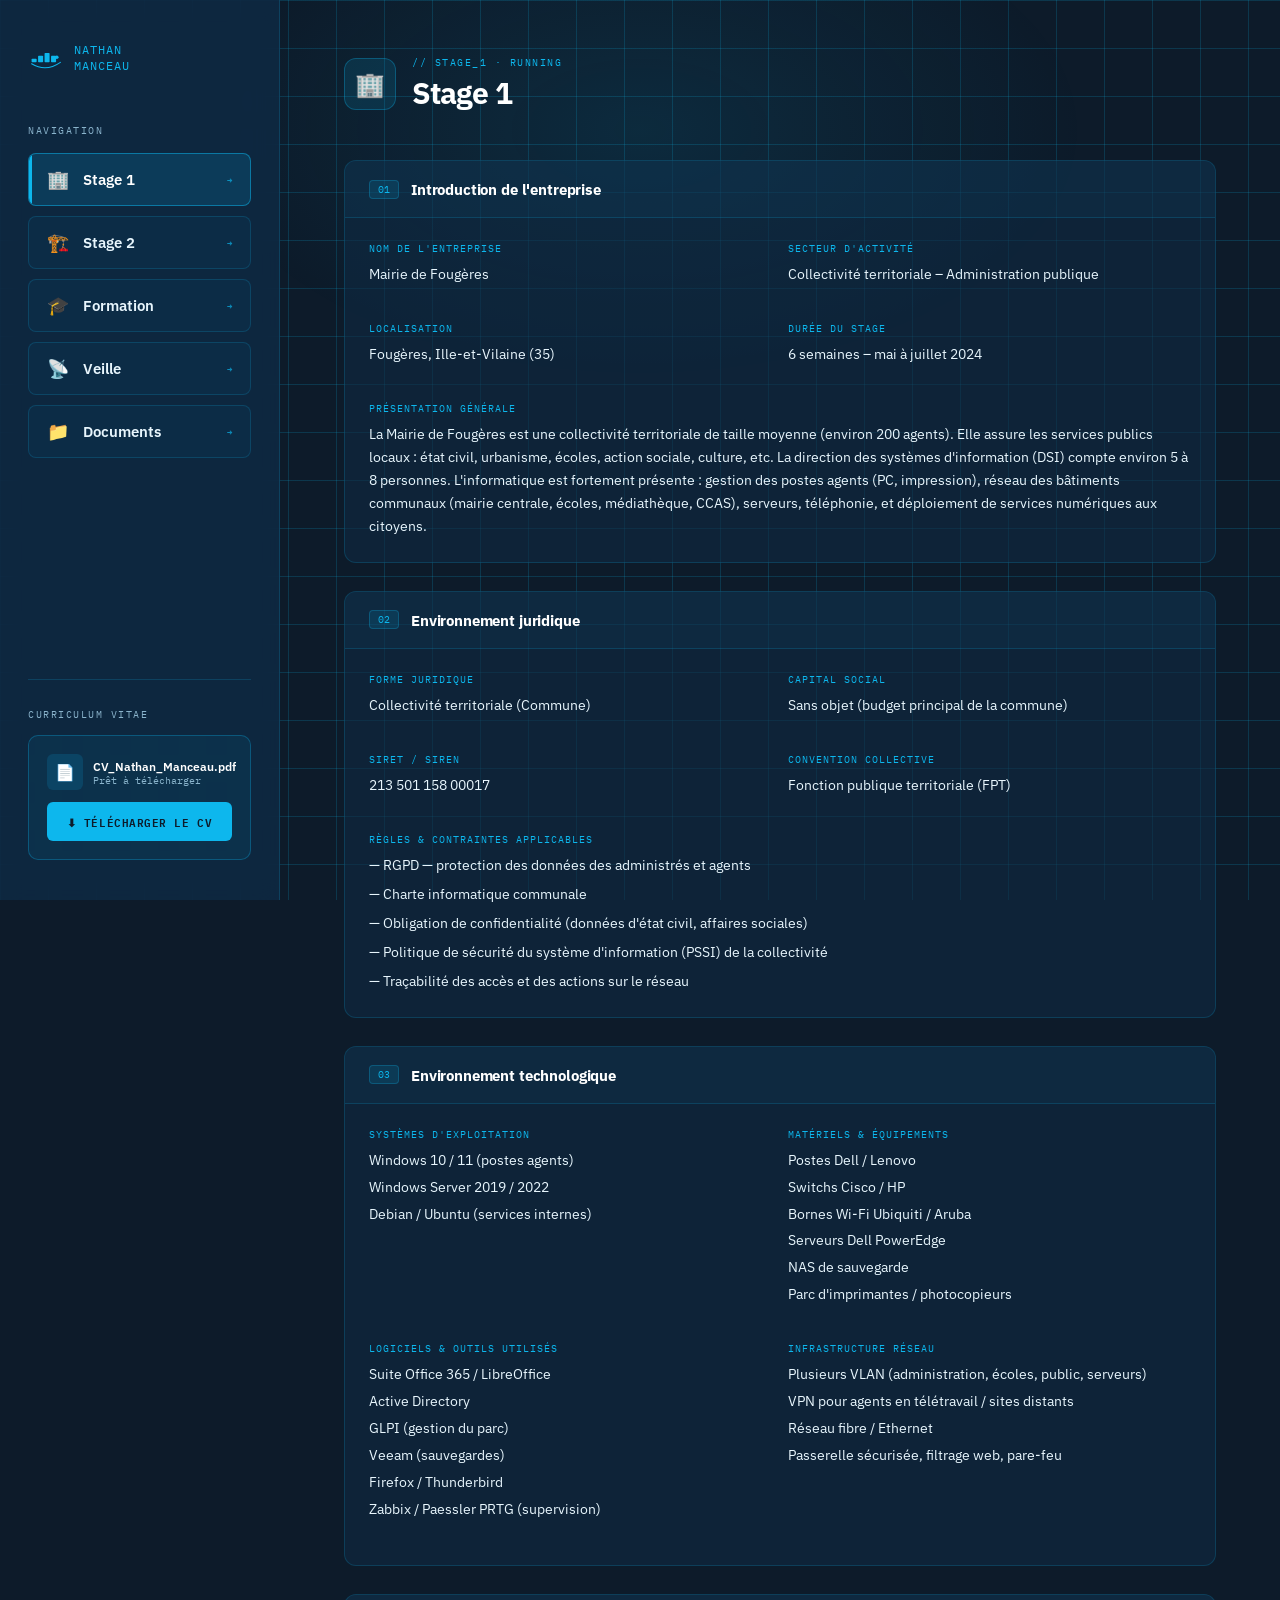
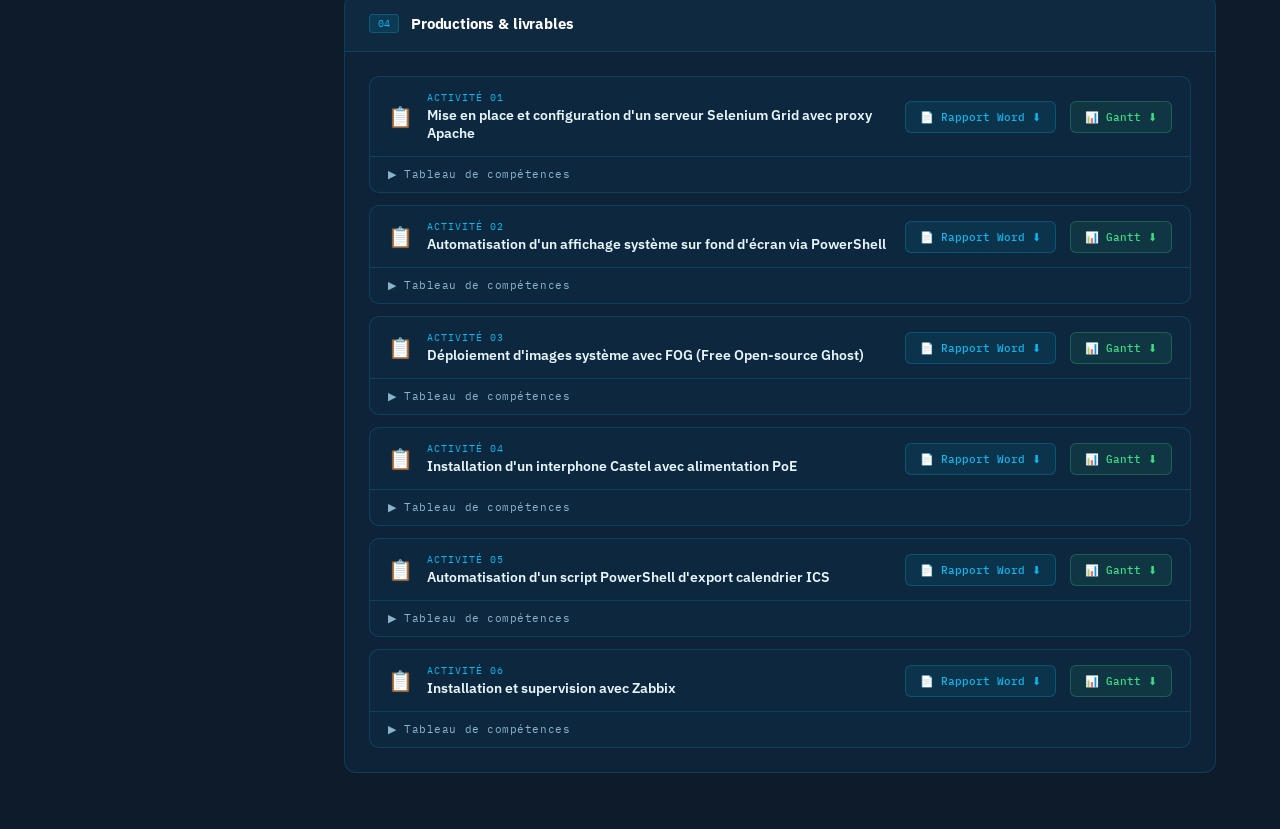
<file: stage1.html>
<!DOCTYPE html>
<html lang="fr">
<head>
<meta charset="UTF-8">
<meta name="viewport" content="width=device-width, initial-scale=1.0">
<title>Nathan Manceau — Stage 1</title>
<link href="https://fonts.googleapis.com/css2?family=IBM+Plex+Mono:wght@400;500;600&family=IBM+Plex+Sans:wght@300;400;600;700&display=swap" rel="stylesheet">
<style>
  :root {
    --docker-dark:   #0d1b2a;
    --docker-navy:   #0f2a44;
    --docker-blue:   #0db7ed;
    --docker-mid:    #1d6fa4;
    --docker-light:  #e8f6fd;
    --docker-grey:   #8ab4cc;
    --docker-border: rgba(13,183,237,0.18);
    --white:         #ffffff;
    --placeholder:   rgba(13,183,237,0.07);
  }

  * { margin: 0; padding: 0; box-sizing: border-box; }

  body {
    font-family: 'IBM Plex Sans', sans-serif;
    background: var(--docker-dark);
    color: var(--white);
    min-height: 100vh;
    display: flex;
    overflow-x: hidden;
  }

  body::before {
    content: '';
    position: fixed; inset: 0;
    background-image:
      linear-gradient(var(--docker-border) 1px, transparent 1px),
      linear-gradient(90deg, var(--docker-border) 1px, transparent 1px);
    background-size: 48px 48px;
    pointer-events: none; z-index: 0;
  }

  body::after {
    content: '';
    position: fixed;
    top: -120px; left: 50%;
    transform: translateX(-50%);
    width: 900px; height: 500px;
    border-radius: 50%;
    background: radial-gradient(ellipse, rgba(13,183,237,0.10) 0%, transparent 70%);
    pointer-events: none; z-index: 0;
  }

  /* ── SIDEBAR ── */
  .sidebar {
    position: fixed;
    left: 0; top: 0; bottom: 0;
    width: 280px;
    background: rgba(15,42,68,0.85);
    backdrop-filter: blur(12px);
    border-right: 1px solid var(--docker-border);
    display: flex;
    flex-direction: column;
    padding: 40px 28px;
    z-index: 10;
  }

  .sidebar-logo { display: flex; align-items: center; gap: 10px; margin-bottom: 48px; }
  .whale-icon { width: 36px; height: 36px; flex-shrink: 0; }
  .sidebar-brand {
    font-family: 'IBM Plex Mono', monospace;
    font-size: 12px; color: var(--docker-blue);
    letter-spacing: 0.08em; text-transform: uppercase; line-height: 1.3;
  }

  .nav-label {
    font-family: 'IBM Plex Mono', monospace;
    font-size: 10px; color: var(--docker-grey);
    text-transform: uppercase; letter-spacing: 0.15em; margin-bottom: 16px;
  }

  .nav-buttons { display: flex; flex-direction: column; gap: 10px; flex: 1; }

  .nav-btn {
    display: flex; align-items: center; gap: 14px;
    padding: 14px 18px;
    border: 1px solid var(--docker-border);
    border-radius: 8px;
    background: rgba(13,183,237,0.04);
    color: var(--docker-light);
    font-family: 'IBM Plex Sans', sans-serif;
    font-size: 0.92rem; font-weight: 600;
    cursor: pointer; text-decoration: none;
    transition: all 0.22s ease;
    position: relative; overflow: hidden;
  }

  .nav-btn::before {
    content: '';
    position: absolute; left: 0; top: 0; bottom: 0;
    width: 3px; background: var(--docker-blue);
    transform: scaleY(0); transition: transform 0.22s ease;
    border-radius: 0 2px 2px 0;
  }

  .nav-btn:hover { background: rgba(13,183,237,0.12); border-color: rgba(13,183,237,0.45); color: var(--white); transform: translateX(4px); }
  .nav-btn:hover::before { transform: scaleY(1); }
  .nav-btn.active { background: rgba(13,183,237,0.15); border-color: rgba(13,183,237,0.5); color: var(--white); }
  .nav-btn.active::before { transform: scaleY(1); }
  .nav-btn .btn-icon { font-size: 18px; flex-shrink: 0; }
  .nav-btn .btn-tag { font-family: 'IBM Plex Mono', monospace; font-size: 9px; color: var(--docker-blue); margin-left: auto; opacity: 0.7; }

  /* CV */
  .cv-section { margin-top: auto; padding-top: 28px; border-top: 1px solid var(--docker-border); }
  .cv-label { font-family: 'IBM Plex Mono', monospace; font-size: 10px; color: var(--docker-grey); text-transform: uppercase; letter-spacing: 0.15em; margin-bottom: 14px; }
  .cv-card { background: rgba(13,183,237,0.07); border: 1px solid rgba(13,183,237,0.3); border-radius: 10px; padding: 18px; display: flex; flex-direction: column; gap: 12px; }
  .cv-file { display: flex; align-items: center; gap: 10px; }
  .cv-file-icon { width: 36px; height: 36px; background: rgba(13,183,237,0.15); border-radius: 6px; display: flex; align-items: center; justify-content: center; font-size: 16px; flex-shrink: 0; }
  .cv-file-info { flex: 1; }
  .cv-file-name { font-size: 0.78rem; font-weight: 600; color: var(--white); }
  .cv-file-size { font-family: 'IBM Plex Mono', monospace; font-size: 10px; color: var(--docker-grey); }
  .cv-download-btn { display: flex; align-items: center; justify-content: center; gap: 8px; padding: 10px; background: var(--docker-blue); color: var(--docker-dark); font-family: 'IBM Plex Mono', monospace; font-size: 11px; font-weight: 600; letter-spacing: 0.05em; text-transform: uppercase; border: none; border-radius: 6px; cursor: pointer; text-decoration: none; transition: all 0.2s ease; }
  .cv-download-btn:hover { background: #30ccf5; transform: translateY(-1px); box-shadow: 0 6px 20px rgba(13,183,237,0.35); }

  /* ── MAIN ── */
  .main {
    margin-left: 280px;
    flex: 1;
    padding: 56px 64px;
    position: relative;
    z-index: 1;
    max-width: calc(100% - 280px);
  }

  /* Page header */
  .page-header {
    display: flex; align-items: center; gap: 16px;
    margin-bottom: 48px;
    animation: fadeUp 0.5s ease both;
  }

  .page-icon {
    width: 52px; height: 52px;
    background: rgba(13,183,237,0.12);
    border: 1px solid rgba(13,183,237,0.3);
    border-radius: 12px;
    display: flex; align-items: center; justify-content: center;
    font-size: 24px; flex-shrink: 0;
  }

  .page-title-block {}
  .page-eyebrow {
    font-family: 'IBM Plex Mono', monospace;
    font-size: 10px; color: var(--docker-blue);
    text-transform: uppercase; letter-spacing: 0.15em; margin-bottom: 4px;
  }

  .page-title {
    font-size: 1.9rem; font-weight: 700;
    letter-spacing: -0.03em; color: var(--white);
  }

  /* Sections */
  .sections { display: flex; flex-direction: column; gap: 28px; }

  .section {
    background: rgba(15,42,68,0.6);
    border: 1px solid var(--docker-border);
    border-radius: 12px;
    overflow: hidden;
    animation: fadeUp 0.5s ease both;
  }

  .section:nth-child(1) { animation-delay: 0.1s; }
  .section:nth-child(2) { animation-delay: 0.2s; }
  .section:nth-child(3) { animation-delay: 0.3s; }
  .section:nth-child(4) { animation-delay: 0.4s; }

  .section-head {
    display: flex; align-items: center; gap: 12px;
    padding: 18px 24px;
    border-bottom: 1px solid var(--docker-border);
    background: rgba(13,183,237,0.04);
  }

  .section-num {
    font-family: 'IBM Plex Mono', monospace;
    font-size: 10px; color: var(--docker-blue);
    background: rgba(13,183,237,0.12);
    border: 1px solid rgba(13,183,237,0.25);
    border-radius: 4px; padding: 2px 8px;
    flex-shrink: 0;
  }

  .section-title {
    font-size: 0.95rem; font-weight: 700;
    letter-spacing: -0.01em;
  }

  .section-body { padding: 24px; }

  /* Placeholder field */
  .field { margin-bottom: 20px; }
  .field:last-child { margin-bottom: 0; }

  .field-label {
    font-family: 'IBM Plex Mono', monospace;
    font-size: 10px; color: var(--docker-blue);
    text-transform: uppercase; letter-spacing: 0.1em;
    margin-bottom: 8px;
  }

  .field-value {
    font-size: 0.87rem; color: var(--docker-light);
    line-height: 1.65;
  }

  .placeholder {
    display: inline-flex; align-items: center; gap: 6px;
    background: var(--placeholder);
    border: 1px dashed rgba(13,183,237,0.25);
    border-radius: 6px;
    padding: 8px 14px;
    font-family: 'IBM Plex Mono', monospace;
    font-size: 11px; color: rgba(138,180,204,0.6);
    font-style: italic;
    width: 100%;
  }

  .placeholder-block {
    background: var(--placeholder);
    border: 1px dashed rgba(13,183,237,0.25);
    border-radius: 6px;
    padding: 14px 18px;
    font-family: 'IBM Plex Mono', monospace;
    font-size: 11px; color: rgba(138,180,204,0.5);
    font-style: italic; line-height: 1.8;
    width: 100%;
  }

  /* Two-col grid */
  .two-col { display: grid; grid-template-columns: 1fr 1fr; gap: 16px; }

  /* ── TABLEAU ACTIVITÉS ── */
  .table-wrap { overflow-x: auto; }

  table {
    width: 100%; border-collapse: collapse;
    font-size: 0.8rem;
  }

  thead tr {
    background: rgba(13,183,237,0.1);
    border-bottom: 1px solid rgba(13,183,237,0.3);
  }

  th {
    font-family: 'IBM Plex Mono', monospace;
    font-size: 9px; color: var(--docker-blue);
    text-transform: uppercase; letter-spacing: 0.1em;
    padding: 12px 16px; text-align: left; font-weight: 500;
  }

  td {
    padding: 12px 16px;
    color: var(--docker-light);
    border-bottom: 1px solid rgba(13,183,237,0.08);
    vertical-align: top;
    line-height: 1.5;
  }

  tr:last-child td { border-bottom: none; }
  tr:hover td { background: rgba(13,183,237,0.04); }

  .badge {
    display: inline-block;
    font-family: 'IBM Plex Mono', monospace;
    font-size: 9px; padding: 2px 8px;
    border-radius: 20px; white-space: nowrap;
    text-transform: uppercase; letter-spacing: 0.05em;
  }

  .badge-b1 { background: rgba(13,183,237,0.12); color: var(--docker-blue); border: 1px solid rgba(13,183,237,0.2); }
  .badge-b2 { background: rgba(61,220,132,0.12); color: #3ddc84; border: 1px solid rgba(61,220,132,0.2); }
  .badge-b3 { background: rgba(255,170,68,0.12); color: #ffaa44; border: 1px solid rgba(255,170,68,0.2); }
  .badge-todo { background: rgba(138,180,204,0.08); color: var(--docker-grey); border: 1px dashed rgba(138,180,204,0.2); font-style: italic; }

  .note {
    font-family: 'IBM Plex Mono', monospace;
    font-size: 10px; color: var(--docker-grey);
    margin-top: 12px; font-style: italic;
  }

  /* ── PRODUCTIONS ── */
  .productions-grid {
    display: grid;
    grid-template-columns: repeat(auto-fill, minmax(220px, 1fr));
    gap: 12px;
  }

  .prod-btn {
    display: flex; align-items: center; gap: 14px;
    padding: 16px 18px;
    background: rgba(13,183,237,0.05);
    border: 1px solid var(--docker-border);
    border-radius: 10px;
    text-decoration: none;
    color: var(--docker-light);
    transition: all 0.22s ease;
    cursor: pointer;
    position: relative; overflow: hidden;
  }

  .prod-btn::before {
    content: '';
    position: absolute; left: 0; top: 0; bottom: 0;
    width: 3px; background: var(--docker-blue);
    transform: scaleY(0); transition: transform 0.22s ease;
    border-radius: 0 2px 2px 0;
  }

  .prod-btn:hover {
    background: rgba(13,183,237,0.12);
    border-color: rgba(13,183,237,0.45);
    transform: translateY(-2px);
    box-shadow: 0 8px 24px rgba(13,183,237,0.12);
  }

  .prod-btn:hover::before { transform: scaleY(1); }

  .prod-btn.add-btn {
    border-style: dashed;
    border-color: rgba(13,183,237,0.2);
    color: var(--docker-grey);
  }

  .prod-btn.add-btn:hover { color: var(--docker-light); border-style: solid; }

  .prod-icon { font-size: 22px; flex-shrink: 0; }

  .prod-info { flex: 1; min-width: 0; }
  .prod-name { font-size: 0.83rem; font-weight: 600; white-space: nowrap; overflow: hidden; text-overflow: ellipsis; }
  .prod-type { font-family: 'IBM Plex Mono', monospace; font-size: 10px; color: var(--docker-grey); margin-top: 2px; }

  .prod-dl {
    font-size: 16px; color: var(--docker-blue);
    flex-shrink: 0; opacity: 0.7;
    transition: opacity 0.2s, transform 0.2s;
  }

  .prod-btn:hover .prod-dl { opacity: 1; transform: translateY(2px); }

  @keyframes fadeUp {
    from { opacity: 0; transform: translateY(18px); }
    to   { opacity: 1; transform: translateY(0); }
  }


  /* ── ACTIVITIES ── */
  .activities-list { display: flex; flex-direction: column; gap: 12px; }

  .activity-block {
    border: 1px solid var(--docker-border);
    border-radius: 10px;
    overflow: hidden;
    background: rgba(13,183,237,0.03);
  }

  .activity-header { flex-wrap: wrap; row-gap: 8px; 
    display: flex; align-items: center; gap: 14px;
    padding: 14px 18px;
    border-bottom: 1px solid var(--docker-border);
  }

  .activity-icon { font-size: 20px; flex-shrink: 0; }

  .activity-meta { flex: 1; }
  .activity-num {
    font-family: "IBM Plex Mono", monospace;
    font-size: 10px; color: var(--docker-blue);
    text-transform: uppercase; letter-spacing: 0.1em; margin-bottom: 2px;
  }
  .activity-name { font-size: 0.88rem; font-weight: 600; color: var(--docker-light); }

  .activity-dl {
    display: flex; align-items: center; gap: 7px;
    padding: 8px 14px;
    background: rgba(13,183,237,0.08);
    border: 1px solid rgba(13,183,237,0.25);
    border-radius: 6px;
    color: var(--docker-blue);
    font-family: "IBM Plex Mono", monospace;
    font-size: 11px; font-weight: 500;
    text-decoration: none; white-space: nowrap;
    transition: all 0.2s ease;
    flex-shrink: 0;
  }

  .gantt-dl { background: rgba(61,220,132,0.08); border-color: rgba(61,220,132,0.25); color: #3ddc84; }
  .gantt-dl:hover { background: rgba(61,220,132,0.18); border-color: rgba(61,220,132,0.5); color: var(--white); }

  .activity-dl:hover {
    background: rgba(13,183,237,0.18);
    border-color: rgba(13,183,237,0.5);
    color: var(--white);
  }

  .competences-toggle {
    padding: 10px 18px;
    font-family: "IBM Plex Mono", monospace;
    font-size: 11px; color: var(--docker-grey);
    cursor: pointer;
    user-select: none;
    transition: color 0.2s, background 0.2s;
    letter-spacing: 0.05em;
  }

  .competences-toggle:hover { color: var(--docker-blue); background: rgba(13,183,237,0.04); }
  .competences-toggle.open { color: var(--docker-blue); }

  .competences-body {
    max-height: 0; overflow: hidden;
    transition: max-height 0.4s cubic-bezier(0.4,0,0.2,1);
    border-top: 1px solid transparent;
  }

  .competences-body.open {
    max-height: 600px;
    border-top-color: var(--docker-border);
  }

  .comp-table { width: 100%; border-collapse: collapse; font-size: 0.8rem; }
  .comp-table th {
    font-family: "IBM Plex Mono", monospace;
    font-size: 9px; color: var(--docker-blue);
    text-transform: uppercase; letter-spacing: 0.1em;
    padding: 10px 16px; text-align: left;
    background: rgba(13,183,237,0.06);
    border-bottom: 1px solid rgba(13,183,237,0.15);
  }
  .comp-table td {
    padding: 10px 16px;
    color: var(--docker-light);
    border-bottom: 1px solid rgba(13,183,237,0.06);
    vertical-align: top; line-height: 1.5;
  }
  .comp-table tr:last-child td { border-bottom: none; }
  .comp-table tr:hover td { background: rgba(13,183,237,0.04); }

  /* ── RESPONSIVE ── */
  @media (max-width: 768px) {
    body { flex-direction: column; }

    .sidebar {
      position: relative;
      width: 100%;
      height: auto;
      border-right: none;
      border-bottom: 1px solid var(--docker-border);
      padding: 20px 20px 16px;
    }

    .sidebar-logo { margin-bottom: 16px; }

    .nav-label { margin-bottom: 10px; }

    .nav-buttons {
      display: grid;
      grid-template-columns: repeat(2, 1fr);
      gap: 8px;
      flex: none;
    }

    .nav-btn { padding: 10px 12px; font-size: 0.82rem; }

    .cv-section {
      margin-top: 16px;
      padding-top: 16px;
    }

    .cv-card { flex-direction: row; align-items: center; gap: 10px; padding: 12px; }
    .cv-file { flex: 1; }
    .cv-download-btn { white-space: nowrap; padding: 8px 12px; }

    .main {
      margin-left: 0 !important;
      max-width: 100% !important;
      padding: 28px 20px 48px;
      min-height: auto;
    }

    .page-header { margin-bottom: 28px; }
    .page-title { font-size: 1.4rem; }

    .two-col { grid-template-columns: 1fr; }

    .hero-name { font-size: 2rem; }
    .docker-stack { display: none; }

    .productions-grid { grid-template-columns: 1fr; }

    .table-wrap { font-size: 0.75rem; }
    th, td { padding: 8px 10px; }
  }

</style>
</head>
<body>

<!-- ── SIDEBAR ── -->
<aside class="sidebar">
  <div class="sidebar-logo" style="cursor:pointer;" onclick="window.location.href='index.html'">
    <svg class="whale-icon" viewBox="0 0 100 100" fill="none" xmlns="http://www.w3.org/2000/svg">
      <rect x="10" y="52" width="14" height="10" rx="2" fill="#0db7ed"/>
      <rect x="28" y="44" width="14" height="18" rx="2" fill="#0db7ed"/>
      <rect x="46" y="36" width="14" height="26" rx="2" fill="#0db7ed"/>
      <rect x="64" y="44" width="14" height="18" rx="2" fill="#0db7ed"/>
      <path d="M10 66 Q50 90 90 62" stroke="#0db7ed" stroke-width="3" fill="none" stroke-linecap="round"/>
      <circle cx="80" cy="48" r="5" fill="#0db7ed"/>
    </svg>
    <div class="sidebar-brand">Nathan<br>Manceau</div>
  </div>

  <div class="nav-label">Navigation</div>
  <nav class="nav-buttons">
    <a href="#" class="nav-btn active">
      <span class="btn-icon">🏢</span> Stage 1 <span class="btn-tag">→</span>
    </a>
    <a href="stage2.html" class="nav-btn">
      <span class="btn-icon">🏗️</span> Stage 2 <span class="btn-tag">→</span>
    </a>
    <a href="formation.html" class="nav-btn">
      <span class="btn-icon">🎓</span> Formation <span class="btn-tag">→</span>
    </a>
    <a href="veille.html" class="nav-btn">
      <span class="btn-icon">📡</span> Veille <span class="btn-tag">→</span>
    </a>
    <a href="documents.html" class="nav-btn"><span class="btn-icon">📁</span> Documents <span class="btn-tag">→</span></a>
  </nav>

  <div class="cv-section">
    <div class="cv-label">Curriculum Vitae</div>
    <div class="cv-card">
      <div class="cv-file">
        <div class="cv-file-icon">📄</div>
        <div class="cv-file-info">
          <div class="cv-file-name">CV_Nathan_Manceau.pdf</div>
          <div class="cv-file-size">Prêt à télécharger</div>
        </div>
      </div>
      <a href="CV_Nathan_Manceau.pdf" class="cv-download-btn" download>⬇ Télécharger le CV</a>
    </div>
  </div>
</aside>

<!-- ── MAIN ── -->
<main class="main">

  <div class="page-header">
    <div class="page-icon">🏢</div>
    <div class="page-title-block">
      <div class="page-eyebrow">// stage_1 · running</div>
      <h1 class="page-title">Stage 1</h1>
    </div>
  </div>

  <div class="sections">

    <!-- 1. Introduction entreprise -->
    <div class="section">
      <div class="section-head">
        <span class="section-num">01</span>
        <span class="section-title">Introduction de l'entreprise</span>
      </div>
      <div class="section-body">
        <div class="two-col">
          <div class="field">
            <div class="field-label">Nom de l'entreprise</div>
            <div class="field-value">Mairie de Fougères</div>
          </div>
          <div class="field">
            <div class="field-label">Secteur d'activité</div>
            <div class="field-value">Collectivité territoriale – Administration publique</div>
          </div>
          <div class="field">
            <div class="field-label">Localisation</div>
            <div class="field-value">Fougères, Ille-et-Vilaine (35)</div>
          </div>
          <div class="field">
            <div class="field-label">Durée du stage</div>
            <div class="field-value">6 semaines – mai à juillet 2024</div>
          </div>
        </div>
        <div class="field" style="margin-top:16px;">
          <div class="field-label">Présentation générale</div>
          <div class="field-value">La Mairie de Fougères est une collectivité territoriale de taille moyenne (environ 200 agents). Elle assure les services publics locaux : état civil, urbanisme, écoles, action sociale, culture, etc. La direction des systèmes d'information (DSI) compte environ 5 à 8 personnes. L'informatique est fortement présente : gestion des postes agents (PC, impression), réseau des bâtiments communaux (mairie centrale, écoles, médiathèque, CCAS), serveurs, téléphonie, et déploiement de services numériques aux citoyens.</div>
        </div>
      </div>
    </div>

    <!-- 2. Environnement juridique -->
    <div class="section">
      <div class="section-head">
        <span class="section-num">02</span>
        <span class="section-title">Environnement juridique</span>
      </div>
      <div class="section-body">
        <div class="two-col">
          <div class="field">
            <div class="field-label">Forme juridique</div>
            <div class="field-value">Collectivité territoriale (Commune)</div>
          </div>
          <div class="field">
            <div class="field-label">Capital social</div>
            <div class="field-value">Sans objet (budget principal de la commune)</div>
          </div>
          <div class="field">
            <div class="field-label">SIRET / SIREN</div>
            <div class="field-value">213 501 158 00017</div>
          </div>
          <div class="field">
            <div class="field-label">Convention collective</div>
            <div class="field-value">Fonction publique territoriale (FPT)</div>
          </div>
        </div>
        <div class="field" style="margin-top:16px;">
          <div class="field-label">Règles & contraintes applicables</div>
          <div class="field-value">
            <ul style="list-style:none; display:flex; flex-direction:column; gap:6px;">
              <li>— RGPD — protection des données des administrés et agents</li>
              <li>— Charte informatique communale</li>
              <li>— Obligation de confidentialité (données d'état civil, affaires sociales)</li>
              <li>— Politique de sécurité du système d'information (PSSI) de la collectivité</li>
              <li>— Traçabilité des accès et des actions sur le réseau</li>
            </ul>
          </div>
        </div>
      </div>
    </div>

    <!-- 3. Environnement technologique -->
    <div class="section">
      <div class="section-head">
        <span class="section-num">03</span>
        <span class="section-title">Environnement technologique</span>
      </div>
      <div class="section-body">
        <div class="two-col">
          <div class="field">
            <div class="field-label">Systèmes d'exploitation</div>
            <div class="field-value">
              <ul style="list-style:none; display:flex; flex-direction:column; gap:4px;">
                <li>Windows 10 / 11 (postes agents)</li>
                <li>Windows Server 2019 / 2022</li>
                <li>Debian / Ubuntu (services internes)</li>
              </ul>
            </div>
          </div>
          <div class="field">
            <div class="field-label">Matériels & équipements</div>
            <div class="field-value">
              <ul style="list-style:none; display:flex; flex-direction:column; gap:4px;">
                <li>Postes Dell / Lenovo</li>
                <li>Switchs Cisco / HP</li>
                <li>Bornes Wi-Fi Ubiquiti / Aruba</li>
                <li>Serveurs Dell PowerEdge</li>
                <li>NAS de sauvegarde</li>
                <li>Parc d'imprimantes / photocopieurs</li>
              </ul>
            </div>
          </div>
          <div class="field">
            <div class="field-label">Logiciels & outils utilisés</div>
            <div class="field-value">
              <ul style="list-style:none; display:flex; flex-direction:column; gap:4px;">
                <li>Suite Office 365 / LibreOffice</li>
                <li>Active Directory</li>
                <li>GLPI (gestion du parc)</li>
                <li>Veeam (sauvegardes)</li>
                <li>Firefox / Thunderbird</li>
                <li>Zabbix / Paessler PRTG (supervision)</li>
              </ul>
            </div>
          </div>
          <div class="field">
            <div class="field-label">Infrastructure réseau</div>
            <div class="field-value">
              <ul style="list-style:none; display:flex; flex-direction:column; gap:4px;">
                <li>Plusieurs VLAN (administration, écoles, public, serveurs)</li>
                <li>VPN pour agents en télétravail / sites distants</li>
                <li>Réseau fibre / Ethernet</li>
                <li>Passerelle sécurisée, filtrage web, pare-feu</li>
              </ul>
            </div>
          </div>
        </div>
      </div>
    </div>

        <!-- 4. Productions & livrables -->
    <div class="section">
      <div class="section-head">
        <span class="section-num">04</span>
        <span class="section-title">Productions & livrables</span>
      </div>
      <div class="section-body">
                <div class="activities-list">

          <!-- ACTIVITÉ 01 -->
          <div class="activity-block">
            <div class="activity-header">
              <div class="activity-icon">📋</div>
              <div class="activity-meta">
                <div class="activity-num">Activité 01</div>
                <div class="activity-name">Mise en place et configuration d'un serveur Selenium Grid avec proxy Apache</div>
              </div>
              <a href="Stage 1/RA_Selenium_Nathan Manceau.docx" class="activity-dl" download>📄 Rapport Word <span>⬇</span></a>
              <a href="gantt/Selenium%20Grid.gan" class="activity-dl gantt-dl" download>📊 Gantt <span>⬇</span></a>
            </div>
            <div class="competences-toggle" onclick="toggleComp(this)">▶ Tableau de compétences</div>
            <div class="competences-body">
              <table class="comp-table">
                <thead><tr><th>Tâche réalisée</th><th>Référentiel</th><th>Bloc</th></tr></thead>
                <tbody><tr><td>Connexion SSH et installation Java / Selenium Grid</td><td>B2.2.1 Installer et configurer des éléments d'infrastructure</td><td><span class="badge badge-b2">Bloc 2</span></td></tr><tr><td>Ajout d'un enregistrement DNS</td><td>B2.1.4 Choisir les éléments pour la qualité et la disponibilité d'un service</td><td><span class="badge badge-b2">Bloc 2</span></td></tr><tr><td>Configuration proxy Apache (reverse proxy)</td><td>B2.2.1 Installer et configurer des éléments d'infrastructure</td><td><span class="badge badge-b2">Bloc 2</span></td></tr><tr><td>Activation modules Apache (a2ensite, a2dissite)</td><td>B2.2.3 Tester l'intégration et l'acceptation d'une solution d'infrastructure</td><td><span class="badge badge-b2">Bloc 2</span></td></tr><tr><td>Test accès via FQDN et interface Grid</td><td>B2.2.4 Déployer une solution d'infrastructure</td><td><span class="badge badge-b2">Bloc 2</span></td></tr><tr><td>Sécurisation HTTPS (redirection 80 vers 443)</td><td>B3.3.2 Identifier les menaces et mettre en oeuvre les défenses appropriées</td><td><span class="badge badge-b3">Bloc 3</span></td></tr></tbody>
              </table>
            </div>
          </div>
          <!-- ACTIVITÉ 02 -->
          <div class="activity-block">
            <div class="activity-header">
              <div class="activity-icon">📋</div>
              <div class="activity-meta">
                <div class="activity-num">Activité 02</div>
                <div class="activity-name">Automatisation d'un affichage système sur fond d'écran via PowerShell</div>
              </div>
              <a href="Stage 1/RA_ Affichage_de_données_système_sur_des_serveurs_via_PowerShell_Nathan Manceau.docx" class="activity-dl" download>📄 Rapport Word <span>⬇</span></a>
              <a href="gantt/PowerShell%20fond%20d%27%C3%A9cran%20dynamique.gan" class="activity-dl gantt-dl" download>📊 Gantt <span>⬇</span></a>
            </div>
            <div class="competences-toggle" onclick="toggleComp(this)">▶ Tableau de compétences</div>
            <div class="competences-body">
              <table class="comp-table">
                <thead><tr><th>Tâche réalisée</th><th>Référentiel</th><th>Bloc</th></tr></thead>
                <tbody><tr><td>Création script PowerShell avec bibliothèque .NET</td><td>B1.2.1 Traiter des demandes concernant les services réseau et système, applicatifs</td><td><span class="badge badge-b1">Bloc 1</span></td></tr><tr><td>Mise en place tâche planifiée</td><td>B1.5.1 Déployer un service</td><td><span class="badge badge-b1">Bloc 1</span></td></tr><tr><td>Configuration exécution sans utilisateur + droits max</td><td>B1.1.2 Mettre en place et vérifier les niveaux d'habilitation associés à un service</td><td><span class="badge badge-b1">Bloc 1</span></td></tr><tr><td>Boucle de rafraîchissement automatique (While true)</td><td>B2.3.2 Automatiser des tâches d'administration</td><td><span class="badge badge-b2">Bloc 2</span></td></tr><tr><td>Affichage infos système (IP, hostname, OS, user, date)</td><td>B2.3.1 Administrer sur site et à distance des éléments d'une infrastructure</td><td><span class="badge badge-b2">Bloc 2</span></td></tr></tbody>
              </table>
            </div>
          </div>
          <!-- ACTIVITÉ 03 -->
          <div class="activity-block">
            <div class="activity-header">
              <div class="activity-icon">📋</div>
              <div class="activity-meta">
                <div class="activity-num">Activité 03</div>
                <div class="activity-name">Déploiement d'images système avec FOG (Free Open-source Ghost)</div>
              </div>
              <a href="Stage 1/RA_Image Fog_Nathan Manceau.docx" class="activity-dl" download>📄 Rapport Word <span>⬇</span></a>
              <a href="gantt/fog.gan" class="activity-dl gantt-dl" download>📊 Gantt <span>⬇</span></a>
            </div>
            <div class="competences-toggle" onclick="toggleComp(this)">▶ Tableau de compétences</div>
            <div class="competences-body">
              <table class="comp-table">
                <thead><tr><th>Tâche réalisée</th><th>Référentiel</th><th>Bloc</th></tr></thead>
                <tbody><tr><td>Configuration ordre de démarrage PXE dans le BIOS</td><td>B2.2.1 Installer et configurer des éléments d'infrastructure</td><td><span class="badge badge-b2">Bloc 2</span></td></tr><tr><td>Désactivation Secure Boot</td><td>B3.3.2 Identifier les menaces et mettre en oeuvre les défenses appropriées</td><td><span class="badge badge-b3">Bloc 3</span></td></tr><tr><td>Démarrage réseau IPv4 (PXE)</td><td>B2.2.4 Déployer une solution d'infrastructure</td><td><span class="badge badge-b2">Bloc 2</span></td></tr><tr><td>Capture et déploiement d'image disque</td><td>B1.1.4 Gérer des sauvegardes</td><td><span class="badge badge-b1">Bloc 1</span></td></tr></tbody>
              </table>
            </div>
          </div>
          <!-- ACTIVITÉ 04 -->
          <div class="activity-block">
            <div class="activity-header">
              <div class="activity-icon">📋</div>
              <div class="activity-meta">
                <div class="activity-num">Activité 04</div>
                <div class="activity-name">Installation d'un interphone Castel avec alimentation PoE</div>
              </div>
              <a href="Stage 1/RA_interphone_Nathan Manceau.docx" class="activity-dl" download>📄 Rapport Word <span>⬇</span></a>
              <a href="gantt/interphone_castel.gan" class="activity-dl gantt-dl" download>📊 Gantt <span>⬇</span></a>
            </div>
            <div class="competences-toggle" onclick="toggleComp(this)">▶ Tableau de compétences</div>
            <div class="competences-body">
              <table class="comp-table">
                <thead><tr><th>Tâche réalisée</th><th>Référentiel</th><th>Bloc</th></tr></thead>
                <tbody><tr><td>Installation équipements avec alimentation PoE</td><td>B2.2.1 Installer et configurer des éléments d'infrastructure</td><td><span class="badge badge-b2">Bloc 2</span></td></tr><tr><td>Utilisation d'un seul câble (données + électricité)</td><td>B2.1.4 Choisir les éléments nécessaires pour assurer la qualité et la disponibilité d'un service</td><td><span class="badge badge-b2">Bloc 2</span></td></tr><tr><td>Test communication audio/vidéo</td><td>B2.2.3 Tester l'intégration et l'acceptation d'une solution d'infrastructure</td><td><span class="badge badge-b2">Bloc 2</span></td></tr><tr><td>Sécurisation et contrôle d'accès à distance</td><td>B3.3.2 Identifier les menaces et mettre en oeuvre les défenses appropriées</td><td><span class="badge badge-b3">Bloc 3</span></td></tr></tbody>
              </table>
            </div>
          </div>
          <!-- ACTIVITÉ 05 -->
          <div class="activity-block">
            <div class="activity-header">
              <div class="activity-icon">📋</div>
              <div class="activity-meta">
                <div class="activity-num">Activité 05</div>
                <div class="activity-name">Automatisation d'un script PowerShell d'export calendrier ICS</div>
              </div>
              <a href="Stage 1/RA_Powershell_Nathan Manceau.docx" class="activity-dl" download>📄 Rapport Word <span>⬇</span></a>
              <a href="gantt/PowerShell%20%2B%20planificateur.gan" class="activity-dl gantt-dl" download>📊 Gantt <span>⬇</span></a>
            </div>
            <div class="competences-toggle" onclick="toggleComp(this)">▶ Tableau de compétences</div>
            <div class="competences-body">
              <table class="comp-table">
                <thead><tr><th>Tâche réalisée</th><th>Référentiel</th><th>Bloc</th></tr></thead>
                <tbody><tr><td>Encapsulation du script PowerShell dans un .bat</td><td>B1.2.1 Traiter des demandes concernant les services réseau et système, applicatifs</td><td><span class="badge badge-b1">Bloc 1</span></td></tr><tr><td>Configuration tâche planifiée avec privilèges maximum</td><td>B1.5.1 Déployer un service</td><td><span class="badge badge-b1">Bloc 1</span></td></tr><tr><td>Ajout de logs (Start-Transcript / Stop-Transcript)</td><td>B1.2.3 Collecter, suivre et orienter des demandes</td><td><span class="badge badge-b1">Bloc 1</span></td></tr><tr><td>Correction des permissions du dossier C:/script</td><td>B1.1.2 Mettre en place et vérifier les niveaux d'habilitation associés à un service</td><td><span class="badge badge-b1">Bloc 1</span></td></tr><tr><td>Résolution d'incident (espace dans nom fichier + droits)</td><td>B2.3.4 Identifier, qualifier, évaluer et réagir face à un incident ou un problème</td><td><span class="badge badge-b2">Bloc 2</span></td></tr></tbody>
              </table>
            </div>
          </div>
          <!-- ACTIVITÉ 06 -->
          <div class="activity-block">
            <div class="activity-header">
              <div class="activity-icon">📋</div>
              <div class="activity-meta">
                <div class="activity-num">Activité 06</div>
                <div class="activity-name">Installation et supervision avec Zabbix</div>
              </div>
              <a href="Stage 1/RA_Zabbix_ManceauNathan1.docx" class="activity-dl" download>📄 Rapport Word <span>⬇</span></a>
              <a href="gantt/zabbix.gan" class="activity-dl gantt-dl" download>📊 Gantt <span>⬇</span></a>
            </div>
            <div class="competences-toggle" onclick="toggleComp(this)">▶ Tableau de compétences</div>
            <div class="competences-body">
              <table class="comp-table">
                <thead><tr><th>Tâche réalisée</th><th>Référentiel</th><th>Bloc</th></tr></thead>
                <tbody><tr><td>Installation et configuration du serveur Zabbix</td><td>B2.2.1 Installer et configurer des éléments d'infrastructure</td><td><span class="badge badge-b2">Bloc 2</span></td></tr><tr><td>Surveillance des métriques système (CPU, RAM, disque, réseau)</td><td>B2.3.4 Identifier, qualifier, évaluer et réagir face à un incident ou un problème</td><td><span class="badge badge-b2">Bloc 2</span></td></tr><tr><td>Configuration d'alertes par seuil</td><td>B1.1.5 Vérifier les conditions de la continuité d'un service informatique</td><td><span class="badge badge-b1">Bloc 1</span></td></tr><tr><td>Création de tableaux de bord personnalisés</td><td>B2.3.3 Gérer des indicateurs et des fichiers d'activité des éléments d'une infrastructure</td><td><span class="badge badge-b2">Bloc 2</span></td></tr><tr><td>Détection proactive des pannes et supervision</td><td>B3.4.1 Caractériser les risques liés à l'utilisation malveillante d'un service informatique</td><td><span class="badge badge-b3">Bloc 3</span></td></tr></tbody>
              </table>
            </div>
          </div>

        </div>
      </div>
    </div>

  </div>
</main>

<script>
  function toggleComp(el) {
    el.classList.toggle('open');
    el.nextElementSibling.classList.toggle('open');
  }
</script>

</body>
</html>
</file>
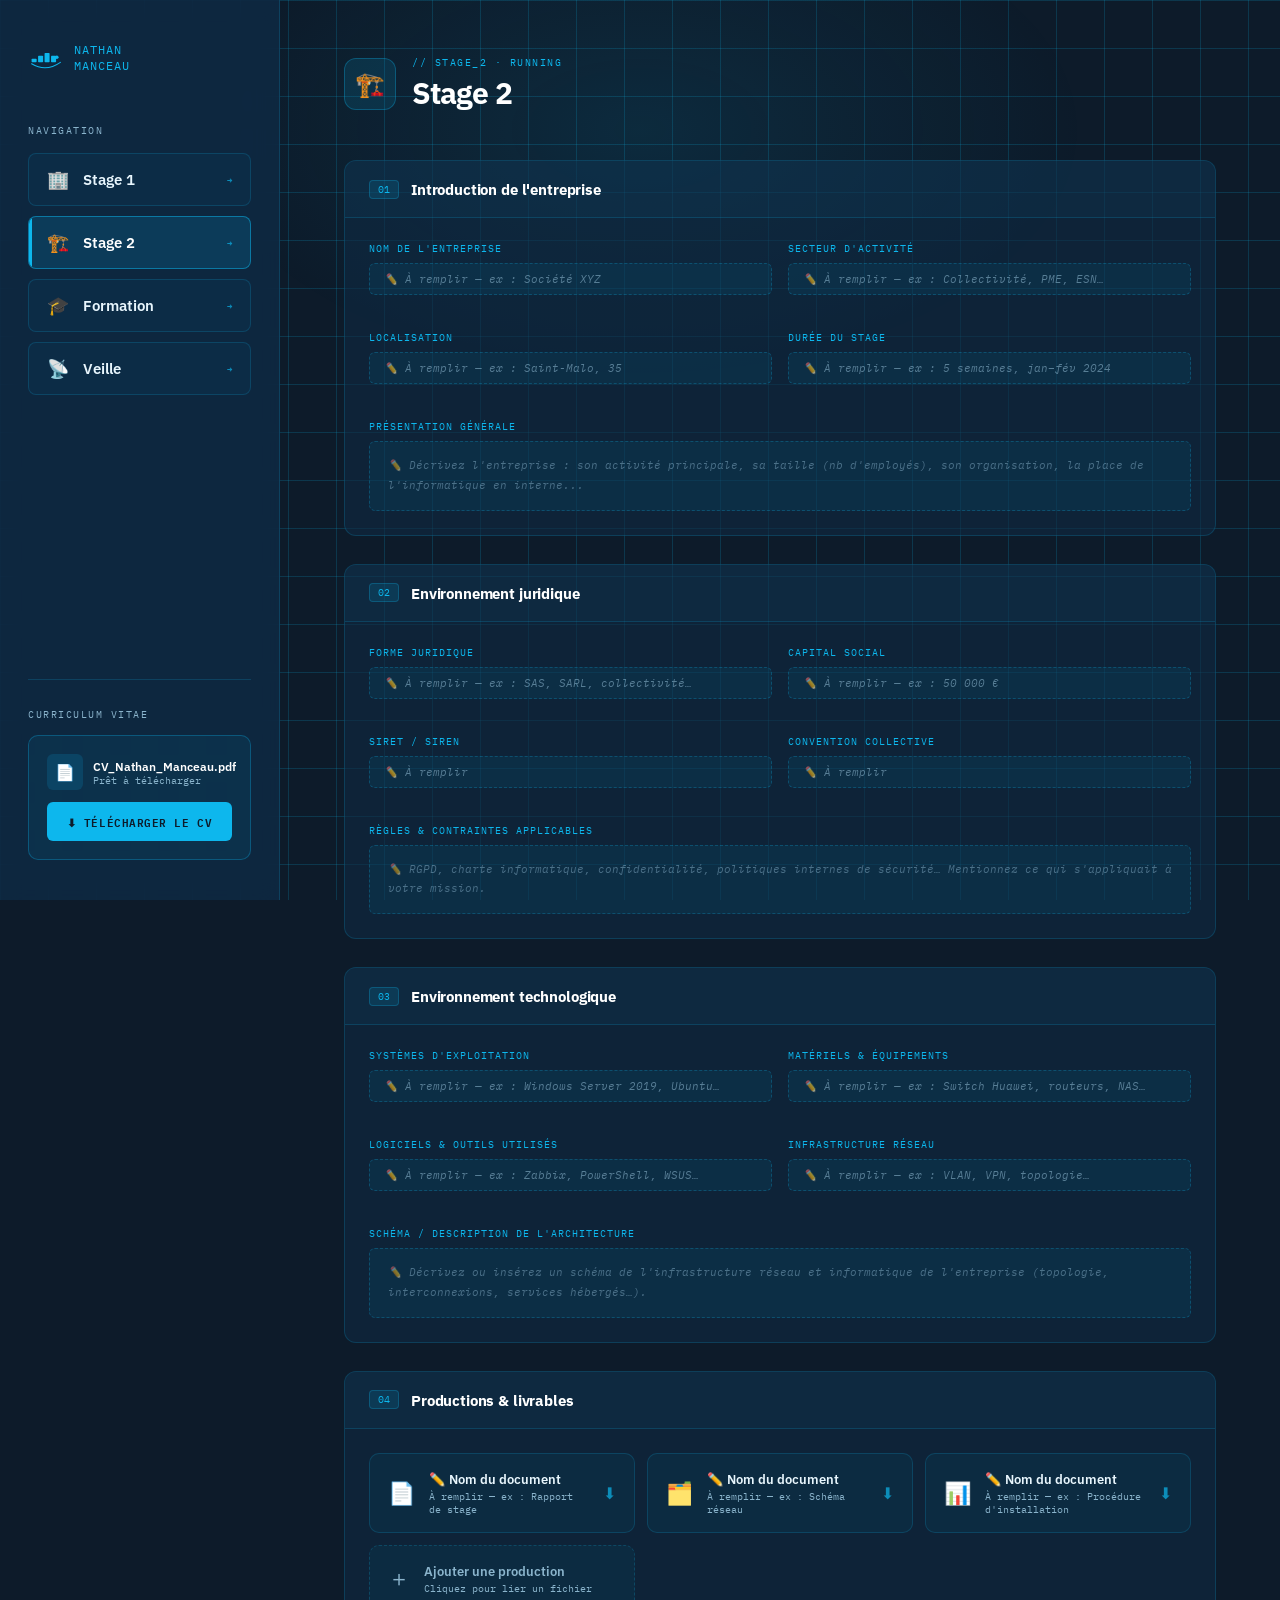
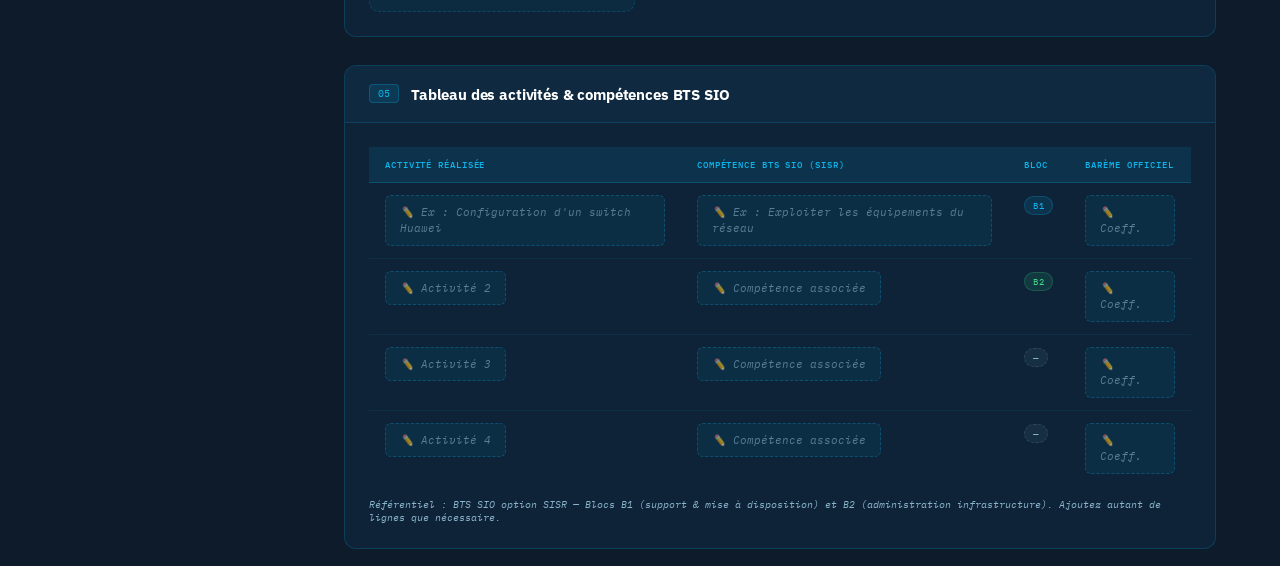
<file: stage2 (1).html>
<!DOCTYPE html>
<html lang="fr">
<head>
<meta charset="UTF-8">
<meta name="viewport" content="width=device-width, initial-scale=1.0">
<title>Nathan Manceau — Stage 2</title>
<link href="https://fonts.googleapis.com/css2?family=IBM+Plex+Mono:wght@400;500;600&family=IBM+Plex+Sans:wght@300;400;600;700&display=swap" rel="stylesheet">
<style>
  :root {
    --docker-dark:   #0d1b2a;
    --docker-navy:   #0f2a44;
    --docker-blue:   #0db7ed;
    --docker-mid:    #1d6fa4;
    --docker-light:  #e8f6fd;
    --docker-grey:   #8ab4cc;
    --docker-border: rgba(13,183,237,0.18);
    --white:         #ffffff;
    --placeholder:   rgba(13,183,237,0.07);
  }

  * { margin: 0; padding: 0; box-sizing: border-box; }

  body {
    font-family: 'IBM Plex Sans', sans-serif;
    background: var(--docker-dark);
    color: var(--white);
    min-height: 100vh;
    display: flex;
    overflow-x: hidden;
  }

  body::before {
    content: '';
    position: fixed; inset: 0;
    background-image:
      linear-gradient(var(--docker-border) 1px, transparent 1px),
      linear-gradient(90deg, var(--docker-border) 1px, transparent 1px);
    background-size: 48px 48px;
    pointer-events: none; z-index: 0;
  }

  body::after {
    content: '';
    position: fixed;
    top: -120px; left: 50%;
    transform: translateX(-50%);
    width: 900px; height: 500px;
    border-radius: 50%;
    background: radial-gradient(ellipse, rgba(13,183,237,0.10) 0%, transparent 70%);
    pointer-events: none; z-index: 0;
  }

  /* ── SIDEBAR ── */
  .sidebar {
    position: fixed;
    left: 0; top: 0; bottom: 0;
    width: 280px;
    background: rgba(15,42,68,0.85);
    backdrop-filter: blur(12px);
    border-right: 1px solid var(--docker-border);
    display: flex;
    flex-direction: column;
    padding: 40px 28px;
    z-index: 10;
  }

  .sidebar-logo { display: flex; align-items: center; gap: 10px; margin-bottom: 48px; }
  .whale-icon { width: 36px; height: 36px; flex-shrink: 0; }
  .sidebar-brand {
    font-family: 'IBM Plex Mono', monospace;
    font-size: 12px; color: var(--docker-blue);
    letter-spacing: 0.08em; text-transform: uppercase; line-height: 1.3;
  }

  .nav-label {
    font-family: 'IBM Plex Mono', monospace;
    font-size: 10px; color: var(--docker-grey);
    text-transform: uppercase; letter-spacing: 0.15em; margin-bottom: 16px;
  }

  .nav-buttons { display: flex; flex-direction: column; gap: 10px; flex: 1; }

  .nav-btn {
    display: flex; align-items: center; gap: 14px;
    padding: 14px 18px;
    border: 1px solid var(--docker-border);
    border-radius: 8px;
    background: rgba(13,183,237,0.04);
    color: var(--docker-light);
    font-family: 'IBM Plex Sans', sans-serif;
    font-size: 0.92rem; font-weight: 600;
    cursor: pointer; text-decoration: none;
    transition: all 0.22s ease;
    position: relative; overflow: hidden;
  }

  .nav-btn::before {
    content: '';
    position: absolute; left: 0; top: 0; bottom: 0;
    width: 3px; background: var(--docker-blue);
    transform: scaleY(0); transition: transform 0.22s ease;
    border-radius: 0 2px 2px 0;
  }

  .nav-btn:hover { background: rgba(13,183,237,0.12); border-color: rgba(13,183,237,0.45); color: var(--white); transform: translateX(4px); }
  .nav-btn:hover::before { transform: scaleY(1); }
  .nav-btn.active { background: rgba(13,183,237,0.15); border-color: rgba(13,183,237,0.5); color: var(--white); }
  .nav-btn.active::before { transform: scaleY(1); }
  .nav-btn .btn-icon { font-size: 18px; flex-shrink: 0; }
  .nav-btn .btn-tag { font-family: 'IBM Plex Mono', monospace; font-size: 9px; color: var(--docker-blue); margin-left: auto; opacity: 0.7; }

  /* CV */
  .cv-section { margin-top: auto; padding-top: 28px; border-top: 1px solid var(--docker-border); }
  .cv-label { font-family: 'IBM Plex Mono', monospace; font-size: 10px; color: var(--docker-grey); text-transform: uppercase; letter-spacing: 0.15em; margin-bottom: 14px; }
  .cv-card { background: rgba(13,183,237,0.07); border: 1px solid rgba(13,183,237,0.3); border-radius: 10px; padding: 18px; display: flex; flex-direction: column; gap: 12px; }
  .cv-file { display: flex; align-items: center; gap: 10px; }
  .cv-file-icon { width: 36px; height: 36px; background: rgba(13,183,237,0.15); border-radius: 6px; display: flex; align-items: center; justify-content: center; font-size: 16px; flex-shrink: 0; }
  .cv-file-info { flex: 1; }
  .cv-file-name { font-size: 0.78rem; font-weight: 600; color: var(--white); }
  .cv-file-size { font-family: 'IBM Plex Mono', monospace; font-size: 10px; color: var(--docker-grey); }
  .cv-download-btn { display: flex; align-items: center; justify-content: center; gap: 8px; padding: 10px; background: var(--docker-blue); color: var(--docker-dark); font-family: 'IBM Plex Mono', monospace; font-size: 11px; font-weight: 600; letter-spacing: 0.05em; text-transform: uppercase; border: none; border-radius: 6px; cursor: pointer; text-decoration: none; transition: all 0.2s ease; }
  .cv-download-btn:hover { background: #30ccf5; transform: translateY(-1px); box-shadow: 0 6px 20px rgba(13,183,237,0.35); }

  /* ── MAIN ── */
  .main {
    margin-left: 280px;
    flex: 1;
    padding: 56px 64px;
    position: relative;
    z-index: 1;
    max-width: calc(100% - 280px);
  }

  /* Page header */
  .page-header {
    display: flex; align-items: center; gap: 16px;
    margin-bottom: 48px;
    animation: fadeUp 0.5s ease both;
  }

  .page-icon {
    width: 52px; height: 52px;
    background: rgba(13,183,237,0.12);
    border: 1px solid rgba(13,183,237,0.3);
    border-radius: 12px;
    display: flex; align-items: center; justify-content: center;
    font-size: 24px; flex-shrink: 0;
  }

  .page-title-block {}
  .page-eyebrow {
    font-family: 'IBM Plex Mono', monospace;
    font-size: 10px; color: var(--docker-blue);
    text-transform: uppercase; letter-spacing: 0.15em; margin-bottom: 4px;
  }

  .page-title {
    font-size: 1.9rem; font-weight: 700;
    letter-spacing: -0.03em; color: var(--white);
  }

  /* Sections */
  .sections { display: flex; flex-direction: column; gap: 28px; }

  .section {
    background: rgba(15,42,68,0.6);
    border: 1px solid var(--docker-border);
    border-radius: 12px;
    overflow: hidden;
    animation: fadeUp 0.5s ease both;
  }

  .section:nth-child(1) { animation-delay: 0.1s; }
  .section:nth-child(2) { animation-delay: 0.2s; }
  .section:nth-child(3) { animation-delay: 0.3s; }
  .section:nth-child(4) { animation-delay: 0.4s; }

  .section-head {
    display: flex; align-items: center; gap: 12px;
    padding: 18px 24px;
    border-bottom: 1px solid var(--docker-border);
    background: rgba(13,183,237,0.04);
  }

  .section-num {
    font-family: 'IBM Plex Mono', monospace;
    font-size: 10px; color: var(--docker-blue);
    background: rgba(13,183,237,0.12);
    border: 1px solid rgba(13,183,237,0.25);
    border-radius: 4px; padding: 2px 8px;
    flex-shrink: 0;
  }

  .section-title {
    font-size: 0.95rem; font-weight: 700;
    letter-spacing: -0.01em;
  }

  .section-body { padding: 24px; }

  /* Placeholder field */
  .field { margin-bottom: 20px; }
  .field:last-child { margin-bottom: 0; }

  .field-label {
    font-family: 'IBM Plex Mono', monospace;
    font-size: 10px; color: var(--docker-blue);
    text-transform: uppercase; letter-spacing: 0.1em;
    margin-bottom: 8px;
  }

  .field-value {
    font-size: 0.87rem; color: var(--docker-light);
    line-height: 1.65;
  }

  .placeholder {
    display: inline-flex; align-items: center; gap: 6px;
    background: var(--placeholder);
    border: 1px dashed rgba(13,183,237,0.25);
    border-radius: 6px;
    padding: 8px 14px;
    font-family: 'IBM Plex Mono', monospace;
    font-size: 11px; color: rgba(138,180,204,0.6);
    font-style: italic;
    width: 100%;
  }

  .placeholder-block {
    background: var(--placeholder);
    border: 1px dashed rgba(13,183,237,0.25);
    border-radius: 6px;
    padding: 14px 18px;
    font-family: 'IBM Plex Mono', monospace;
    font-size: 11px; color: rgba(138,180,204,0.5);
    font-style: italic; line-height: 1.8;
    width: 100%;
  }

  /* Two-col grid */
  .two-col { display: grid; grid-template-columns: 1fr 1fr; gap: 16px; }

  /* ── TABLEAU ACTIVITÉS ── */
  .table-wrap { overflow-x: auto; }

  table {
    width: 100%; border-collapse: collapse;
    font-size: 0.8rem;
  }

  thead tr {
    background: rgba(13,183,237,0.1);
    border-bottom: 1px solid rgba(13,183,237,0.3);
  }

  th {
    font-family: 'IBM Plex Mono', monospace;
    font-size: 9px; color: var(--docker-blue);
    text-transform: uppercase; letter-spacing: 0.1em;
    padding: 12px 16px; text-align: left; font-weight: 500;
  }

  td {
    padding: 12px 16px;
    color: var(--docker-light);
    border-bottom: 1px solid rgba(13,183,237,0.08);
    vertical-align: top;
    line-height: 1.5;
  }

  tr:last-child td { border-bottom: none; }
  tr:hover td { background: rgba(13,183,237,0.04); }

  .badge {
    display: inline-block;
    font-family: 'IBM Plex Mono', monospace;
    font-size: 9px; padding: 2px 8px;
    border-radius: 20px; white-space: nowrap;
    text-transform: uppercase; letter-spacing: 0.05em;
  }

  .badge-b1 { background: rgba(13,183,237,0.12); color: var(--docker-blue); border: 1px solid rgba(13,183,237,0.2); }
  .badge-b2 { background: rgba(61,220,132,0.12); color: #3ddc84; border: 1px solid rgba(61,220,132,0.2); }
  .badge-todo { background: rgba(138,180,204,0.08); color: var(--docker-grey); border: 1px dashed rgba(138,180,204,0.2); font-style: italic; }

  .note {
    font-family: 'IBM Plex Mono', monospace;
    font-size: 10px; color: var(--docker-grey);
    margin-top: 12px; font-style: italic;
  }

  /* ── PRODUCTIONS ── */
  .productions-grid {
    display: grid;
    grid-template-columns: repeat(auto-fill, minmax(220px, 1fr));
    gap: 12px;
  }

  .prod-btn {
    display: flex; align-items: center; gap: 14px;
    padding: 16px 18px;
    background: rgba(13,183,237,0.05);
    border: 1px solid var(--docker-border);
    border-radius: 10px;
    text-decoration: none;
    color: var(--docker-light);
    transition: all 0.22s ease;
    cursor: pointer;
    position: relative; overflow: hidden;
  }

  .prod-btn::before {
    content: '';
    position: absolute; left: 0; top: 0; bottom: 0;
    width: 3px; background: var(--docker-blue);
    transform: scaleY(0); transition: transform 0.22s ease;
    border-radius: 0 2px 2px 0;
  }

  .prod-btn:hover {
    background: rgba(13,183,237,0.12);
    border-color: rgba(13,183,237,0.45);
    transform: translateY(-2px);
    box-shadow: 0 8px 24px rgba(13,183,237,0.12);
  }

  .prod-btn:hover::before { transform: scaleY(1); }

  .prod-btn.add-btn {
    border-style: dashed;
    border-color: rgba(13,183,237,0.2);
    color: var(--docker-grey);
  }

  .prod-btn.add-btn:hover { color: var(--docker-light); border-style: solid; }

  .prod-icon { font-size: 22px; flex-shrink: 0; }

  .prod-info { flex: 1; min-width: 0; }
  .prod-name { font-size: 0.83rem; font-weight: 600; white-space: nowrap; overflow: hidden; text-overflow: ellipsis; }
  .prod-type { font-family: 'IBM Plex Mono', monospace; font-size: 10px; color: var(--docker-grey); margin-top: 2px; }

  .prod-dl {
    font-size: 16px; color: var(--docker-blue);
    flex-shrink: 0; opacity: 0.7;
    transition: opacity 0.2s, transform 0.2s;
  }

  .prod-btn:hover .prod-dl { opacity: 1; transform: translateY(2px); }

  @keyframes fadeUp {
    from { opacity: 0; transform: translateY(18px); }
    to   { opacity: 1; transform: translateY(0); }
  }
</style>
</head>
<body>

<!-- ── SIDEBAR ── -->
<aside class="sidebar">
  <div class="sidebar-logo" style="cursor:pointer;" onclick="window.location.href='index.html'">
    <svg class="whale-icon" viewBox="0 0 100 100" fill="none" xmlns="http://www.w3.org/2000/svg">
      <rect x="10" y="52" width="14" height="10" rx="2" fill="#0db7ed"/>
      <rect x="28" y="44" width="14" height="18" rx="2" fill="#0db7ed"/>
      <rect x="46" y="36" width="14" height="26" rx="2" fill="#0db7ed"/>
      <rect x="64" y="44" width="14" height="18" rx="2" fill="#0db7ed"/>
      <path d="M10 66 Q50 90 90 62" stroke="#0db7ed" stroke-width="3" fill="none" stroke-linecap="round"/>
      <circle cx="80" cy="48" r="5" fill="#0db7ed"/>
    </svg>
    <div class="sidebar-brand">Nathan<br>Manceau</div>
  </div>

  <div class="nav-label">Navigation</div>
  <nav class="nav-buttons">
    <a href="stage1.html" class="nav-btn">
      <span class="btn-icon">🏢</span> Stage 1 <span class="btn-tag">→</span>
    </a>
    <a href="stage2.html" class="nav-btn active">
      <span class="btn-icon">🏗️</span> Stage 2 <span class="btn-tag">→</span>
    </a>
    <a href="#" class="nav-btn">
      <span class="btn-icon">🎓</span> Formation <span class="btn-tag">→</span>
    </a>
    <a href="#" class="nav-btn">
      <span class="btn-icon">📡</span> Veille <span class="btn-tag">→</span>
    </a>
  </nav>

  <div class="cv-section">
    <div class="cv-label">Curriculum Vitae</div>
    <div class="cv-card">
      <div class="cv-file">
        <div class="cv-file-icon">📄</div>
        <div class="cv-file-info">
          <div class="cv-file-name">CV_Nathan_Manceau.pdf</div>
          <div class="cv-file-size">Prêt à télécharger</div>
        </div>
      </div>
      <a href="#" class="cv-download-btn" download>⬇ Télécharger le CV</a>
    </div>
  </div>
</aside>

<!-- ── MAIN ── -->
<main class="main">

  <div class="page-header">
    <div class="page-icon">🏗️</div>
    <div class="page-title-block">
      <div class="page-eyebrow">// stage_2 · running</div>
      <h1 class="page-title">Stage 2</h1>
    </div>
  </div>

  <div class="sections">

    <!-- 1. Introduction entreprise -->
    <div class="section">
      <div class="section-head">
        <span class="section-num">01</span>
        <span class="section-title">Introduction de l'entreprise</span>
      </div>
      <div class="section-body">
        <div class="two-col">
          <div class="field">
            <div class="field-label">Nom de l'entreprise</div>
            <div class="placeholder">✏️ À remplir — ex : Société XYZ</div>
          </div>
          <div class="field">
            <div class="field-label">Secteur d'activité</div>
            <div class="placeholder">✏️ À remplir — ex : Collectivité, PME, ESN…</div>
          </div>
          <div class="field">
            <div class="field-label">Localisation</div>
            <div class="placeholder">✏️ À remplir — ex : Saint-Malo, 35</div>
          </div>
          <div class="field">
            <div class="field-label">Durée du stage</div>
            <div class="placeholder">✏️ À remplir — ex : 5 semaines, jan–fév 2024</div>
          </div>
        </div>
        <div class="field" style="margin-top:16px;">
          <div class="field-label">Présentation générale</div>
          <div class="placeholder-block">
            ✏️ Décrivez l'entreprise : son activité principale, sa taille (nb d'employés), son organisation, la place de l'informatique en interne...
          </div>
        </div>
      </div>
    </div>

    <!-- 2. Environnement juridique -->
    <div class="section">
      <div class="section-head">
        <span class="section-num">02</span>
        <span class="section-title">Environnement juridique</span>
      </div>
      <div class="section-body">
        <div class="two-col">
          <div class="field">
            <div class="field-label">Forme juridique</div>
            <div class="placeholder">✏️ À remplir — ex : SAS, SARL, collectivité…</div>
          </div>
          <div class="field">
            <div class="field-label">Capital social</div>
            <div class="placeholder">✏️ À remplir — ex : 50 000 €</div>
          </div>
          <div class="field">
            <div class="field-label">SIRET / SIREN</div>
            <div class="placeholder">✏️ À remplir</div>
          </div>
          <div class="field">
            <div class="field-label">Convention collective</div>
            <div class="placeholder">✏️ À remplir</div>
          </div>
        </div>
        <div class="field" style="margin-top:16px;">
          <div class="field-label">Règles & contraintes applicables</div>
          <div class="placeholder-block">
            ✏️ RGPD, charte informatique, confidentialité, politiques internes de sécurité… Mentionnez ce qui s'appliquait à votre mission.
          </div>
        </div>
      </div>
    </div>

    <!-- 3. Environnement technologique -->
    <div class="section">
      <div class="section-head">
        <span class="section-num">03</span>
        <span class="section-title">Environnement technologique</span>
      </div>
      <div class="section-body">
        <div class="two-col">
          <div class="field">
            <div class="field-label">Systèmes d'exploitation</div>
            <div class="placeholder">✏️ À remplir — ex : Windows Server 2019, Ubuntu…</div>
          </div>
          <div class="field">
            <div class="field-label">Matériels & équipements</div>
            <div class="placeholder">✏️ À remplir — ex : Switch Huawei, routeurs, NAS…</div>
          </div>
          <div class="field">
            <div class="field-label">Logiciels & outils utilisés</div>
            <div class="placeholder">✏️ À remplir — ex : Zabbix, PowerShell, WSUS…</div>
          </div>
          <div class="field">
            <div class="field-label">Infrastructure réseau</div>
            <div class="placeholder">✏️ À remplir — ex : VLAN, VPN, topologie…</div>
          </div>
        </div>
        <div class="field" style="margin-top:16px;">
          <div class="field-label">Schéma / description de l'architecture</div>
          <div class="placeholder-block">
            ✏️ Décrivez ou insérez un schéma de l'infrastructure réseau et informatique de l'entreprise (topologie, interconnexions, services hébergés…).
          </div>
        </div>
      </div>
    </div>

    <!-- 4. Productions téléchargeables -->
    <div class="section">
      <div class="section-head">
        <span class="section-num">04</span>
        <span class="section-title">Productions & livrables</span>
      </div>
      <div class="section-body">
        <div class="productions-grid">
          <a href="#" class="prod-btn" download>
            <div class="prod-icon">📄</div>
            <div class="prod-info">
              <div class="prod-name">✏️ Nom du document</div>
              <div class="prod-type">À remplir — ex : Rapport de stage</div>
            </div>
            <div class="prod-dl">⬇</div>
          </a>
          <a href="#" class="prod-btn" download>
            <div class="prod-icon">🗂️</div>
            <div class="prod-info">
              <div class="prod-name">✏️ Nom du document</div>
              <div class="prod-type">À remplir — ex : Schéma réseau</div>
            </div>
            <div class="prod-dl">⬇</div>
          </a>
          <a href="#" class="prod-btn" download>
            <div class="prod-icon">📊</div>
            <div class="prod-info">
              <div class="prod-name">✏️ Nom du document</div>
              <div class="prod-type">À remplir — ex : Procédure d'installation</div>
            </div>
            <div class="prod-dl">⬇</div>
          </a>
          <a href="#" class="prod-btn add-btn">
            <div class="prod-icon">＋</div>
            <div class="prod-info">
              <div class="prod-name">Ajouter une production</div>
              <div class="prod-type">Cliquez pour lier un fichier</div>
            </div>
          </a>
        </div>
      </div>
    </div>

    <!-- 5. Tableau activités / compétences BTS SIO -->
    <div class="section">
      <div class="section-head">
        <span class="section-num">05</span>
        <span class="section-title">Tableau des activités & compétences BTS SIO</span>
      </div>
      <div class="section-body">
        <div class="table-wrap">
          <table>
            <thead>
              <tr>
                <th>Activité réalisée</th>
                <th>Compétence BTS SIO (SISR)</th>
                <th>Bloc</th>
                <th>Barème officiel</th>
              </tr>
            </thead>
            <tbody>
              <tr>
                <td><span class="placeholder" style="width:auto;">✏️ Ex : Configuration d'un switch Huawei</span></td>
                <td><span class="placeholder" style="width:auto;">✏️ Ex : Exploiter les équipements du réseau</span></td>
                <td><span class="badge badge-b1">B1</span></td>
                <td><span class="placeholder" style="width:auto;">✏️ Coeff.</span></td>
              </tr>
              <tr>
                <td><span class="placeholder" style="width:auto;">✏️ Activité 2</span></td>
                <td><span class="placeholder" style="width:auto;">✏️ Compétence associée</span></td>
                <td><span class="badge badge-b2">B2</span></td>
                <td><span class="placeholder" style="width:auto;">✏️ Coeff.</span></td>
              </tr>
              <tr>
                <td><span class="placeholder" style="width:auto;">✏️ Activité 3</span></td>
                <td><span class="placeholder" style="width:auto;">✏️ Compétence associée</span></td>
                <td><span class="badge badge-todo">—</span></td>
                <td><span class="placeholder" style="width:auto;">✏️ Coeff.</span></td>
              </tr>
              <tr>
                <td><span class="placeholder" style="width:auto;">✏️ Activité 4</span></td>
                <td><span class="placeholder" style="width:auto;">✏️ Compétence associée</span></td>
                <td><span class="badge badge-todo">—</span></td>
                <td><span class="placeholder" style="width:auto;">✏️ Coeff.</span></td>
              </tr>
            </tbody>
          </table>
        </div>
        <p class="note">Référentiel : BTS SIO option SISR — Blocs B1 (support & mise à disposition) et B2 (administration infrastructure). Ajoutez autant de lignes que nécessaire.</p>
      </div>
    </div>

  </div>
</main>

</body>
</html>
</file>
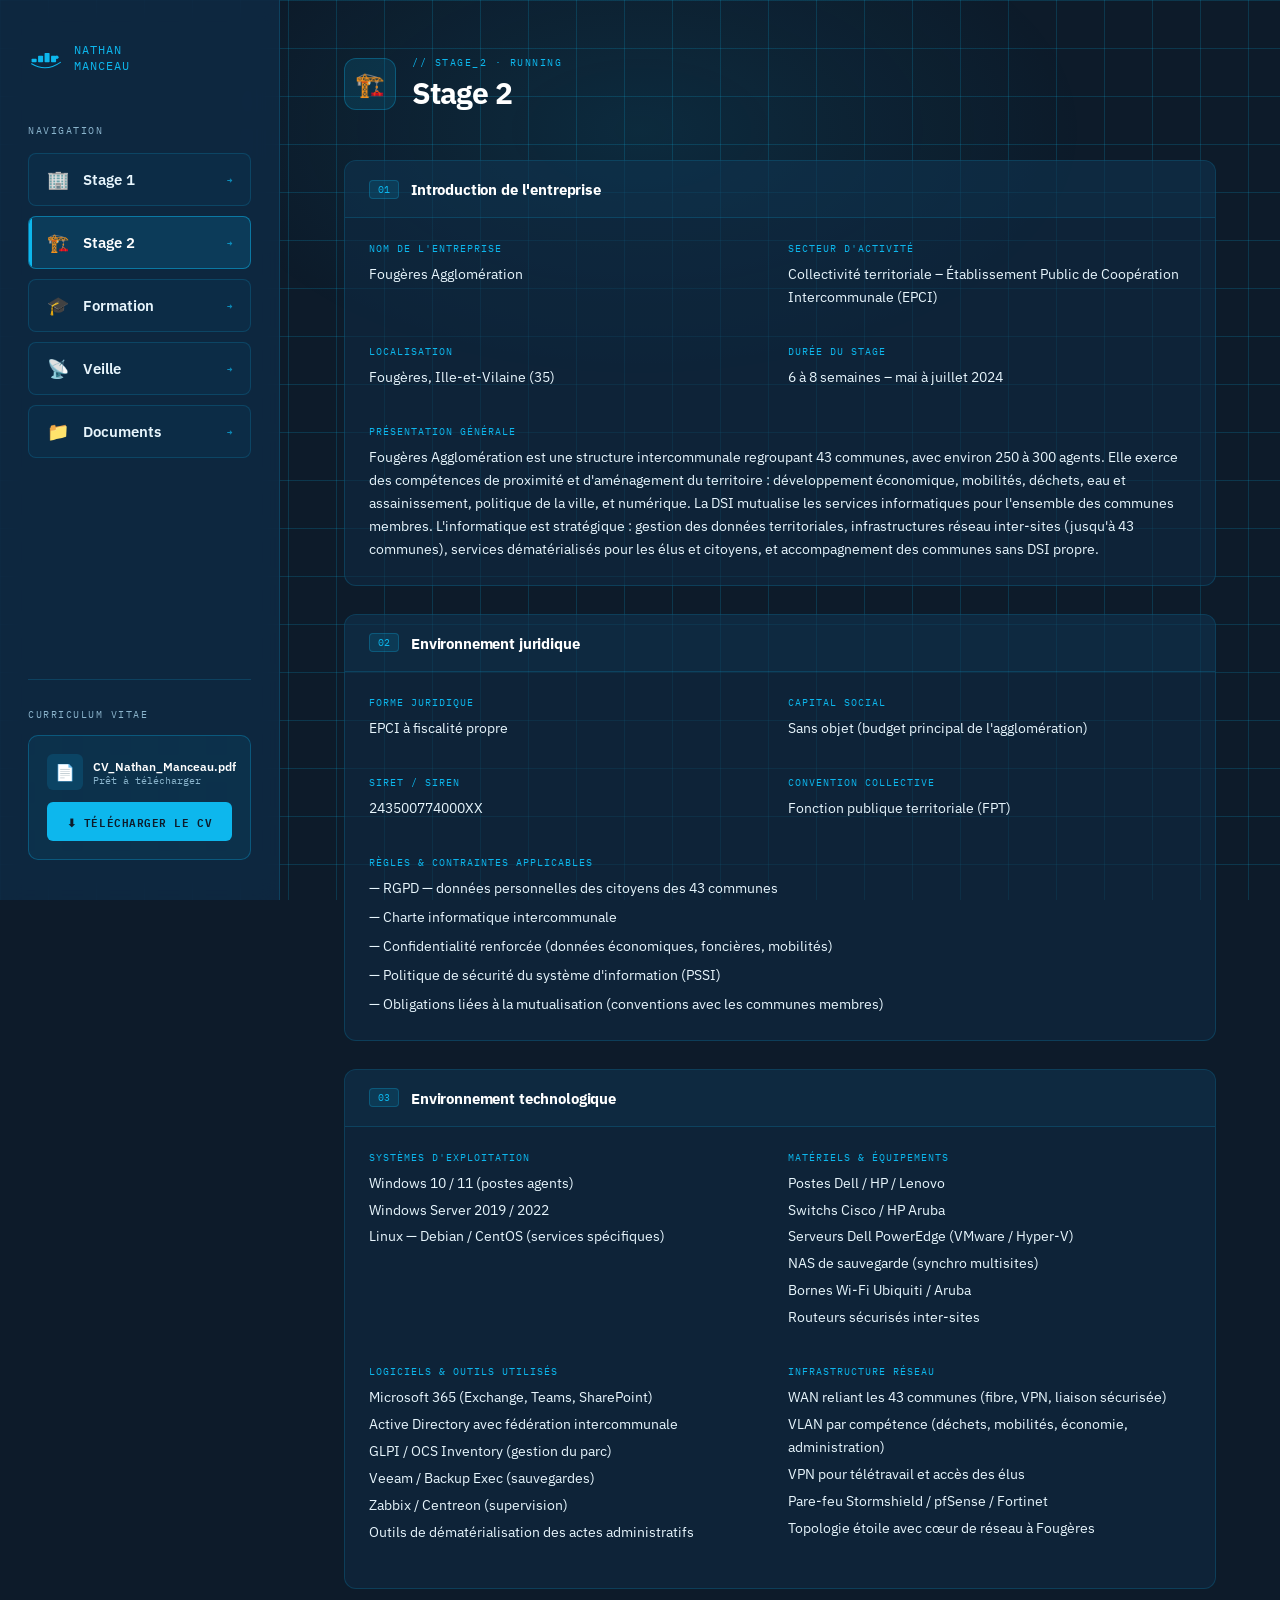
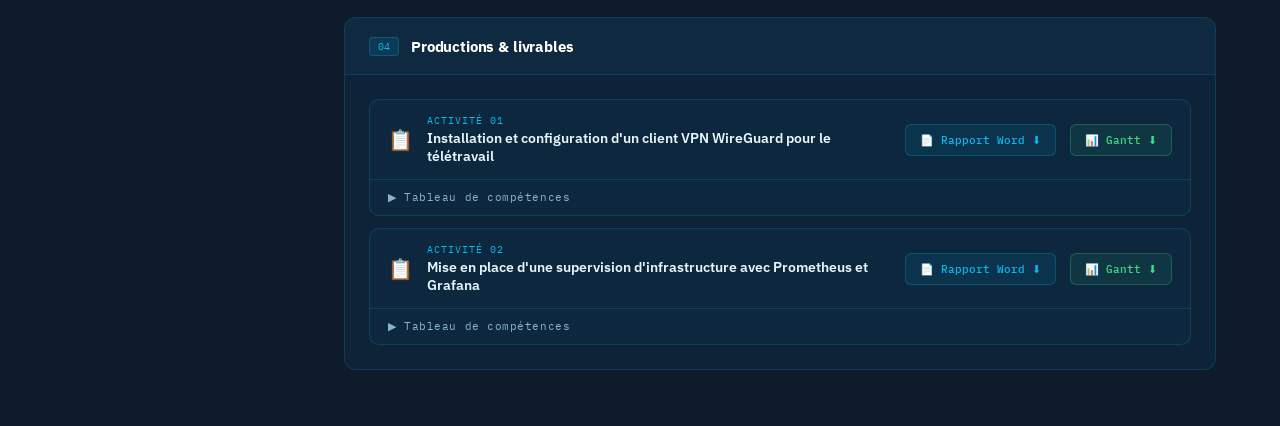
<file: stage2.html>
<!DOCTYPE html>
<html lang="fr">
<head>
<meta charset="UTF-8">
<meta name="viewport" content="width=device-width, initial-scale=1.0">
<title>Nathan Manceau — Stage 2</title>
<link href="https://fonts.googleapis.com/css2?family=IBM+Plex+Mono:wght@400;500;600&family=IBM+Plex+Sans:wght@300;400;600;700&display=swap" rel="stylesheet">
<style>
  :root {
    --docker-dark:   #0d1b2a;
    --docker-navy:   #0f2a44;
    --docker-blue:   #0db7ed;
    --docker-mid:    #1d6fa4;
    --docker-light:  #e8f6fd;
    --docker-grey:   #8ab4cc;
    --docker-border: rgba(13,183,237,0.18);
    --white:         #ffffff;
    --placeholder:   rgba(13,183,237,0.07);
  }

  * { margin: 0; padding: 0; box-sizing: border-box; }

  body {
    font-family: 'IBM Plex Sans', sans-serif;
    background: var(--docker-dark);
    color: var(--white);
    min-height: 100vh;
    display: flex;
    overflow-x: hidden;
  }

  body::before {
    content: '';
    position: fixed; inset: 0;
    background-image:
      linear-gradient(var(--docker-border) 1px, transparent 1px),
      linear-gradient(90deg, var(--docker-border) 1px, transparent 1px);
    background-size: 48px 48px;
    pointer-events: none; z-index: 0;
  }

  body::after {
    content: '';
    position: fixed;
    top: -120px; left: 50%;
    transform: translateX(-50%);
    width: 900px; height: 500px;
    border-radius: 50%;
    background: radial-gradient(ellipse, rgba(13,183,237,0.10) 0%, transparent 70%);
    pointer-events: none; z-index: 0;
  }

  /* ── SIDEBAR ── */
  .sidebar {
    position: fixed;
    left: 0; top: 0; bottom: 0;
    width: 280px;
    background: rgba(15,42,68,0.85);
    backdrop-filter: blur(12px);
    border-right: 1px solid var(--docker-border);
    display: flex;
    flex-direction: column;
    padding: 40px 28px;
    z-index: 10;
  }

  .sidebar-logo { display: flex; align-items: center; gap: 10px; margin-bottom: 48px; }
  .whale-icon { width: 36px; height: 36px; flex-shrink: 0; }
  .sidebar-brand {
    font-family: 'IBM Plex Mono', monospace;
    font-size: 12px; color: var(--docker-blue);
    letter-spacing: 0.08em; text-transform: uppercase; line-height: 1.3;
  }

  .nav-label {
    font-family: 'IBM Plex Mono', monospace;
    font-size: 10px; color: var(--docker-grey);
    text-transform: uppercase; letter-spacing: 0.15em; margin-bottom: 16px;
  }

  .nav-buttons { display: flex; flex-direction: column; gap: 10px; flex: 1; }

  .nav-btn {
    display: flex; align-items: center; gap: 14px;
    padding: 14px 18px;
    border: 1px solid var(--docker-border);
    border-radius: 8px;
    background: rgba(13,183,237,0.04);
    color: var(--docker-light);
    font-family: 'IBM Plex Sans', sans-serif;
    font-size: 0.92rem; font-weight: 600;
    cursor: pointer; text-decoration: none;
    transition: all 0.22s ease;
    position: relative; overflow: hidden;
  }

  .nav-btn::before {
    content: '';
    position: absolute; left: 0; top: 0; bottom: 0;
    width: 3px; background: var(--docker-blue);
    transform: scaleY(0); transition: transform 0.22s ease;
    border-radius: 0 2px 2px 0;
  }

  .nav-btn:hover { background: rgba(13,183,237,0.12); border-color: rgba(13,183,237,0.45); color: var(--white); transform: translateX(4px); }
  .nav-btn:hover::before { transform: scaleY(1); }
  .nav-btn.active { background: rgba(13,183,237,0.15); border-color: rgba(13,183,237,0.5); color: var(--white); }
  .nav-btn.active::before { transform: scaleY(1); }
  .nav-btn .btn-icon { font-size: 18px; flex-shrink: 0; }
  .nav-btn .btn-tag { font-family: 'IBM Plex Mono', monospace; font-size: 9px; color: var(--docker-blue); margin-left: auto; opacity: 0.7; }

  /* CV */
  .cv-section { margin-top: auto; padding-top: 28px; border-top: 1px solid var(--docker-border); }
  .cv-label { font-family: 'IBM Plex Mono', monospace; font-size: 10px; color: var(--docker-grey); text-transform: uppercase; letter-spacing: 0.15em; margin-bottom: 14px; }
  .cv-card { background: rgba(13,183,237,0.07); border: 1px solid rgba(13,183,237,0.3); border-radius: 10px; padding: 18px; display: flex; flex-direction: column; gap: 12px; }
  .cv-file { display: flex; align-items: center; gap: 10px; }
  .cv-file-icon { width: 36px; height: 36px; background: rgba(13,183,237,0.15); border-radius: 6px; display: flex; align-items: center; justify-content: center; font-size: 16px; flex-shrink: 0; }
  .cv-file-info { flex: 1; }
  .cv-file-name { font-size: 0.78rem; font-weight: 600; color: var(--white); }
  .cv-file-size { font-family: 'IBM Plex Mono', monospace; font-size: 10px; color: var(--docker-grey); }
  .cv-download-btn { display: flex; align-items: center; justify-content: center; gap: 8px; padding: 10px; background: var(--docker-blue); color: var(--docker-dark); font-family: 'IBM Plex Mono', monospace; font-size: 11px; font-weight: 600; letter-spacing: 0.05em; text-transform: uppercase; border: none; border-radius: 6px; cursor: pointer; text-decoration: none; transition: all 0.2s ease; }
  .cv-download-btn:hover { background: #30ccf5; transform: translateY(-1px); box-shadow: 0 6px 20px rgba(13,183,237,0.35); }

  /* ── MAIN ── */
  .main {
    margin-left: 280px;
    flex: 1;
    padding: 56px 64px;
    position: relative;
    z-index: 1;
    max-width: calc(100% - 280px);
  }

  /* Page header */
  .page-header {
    display: flex; align-items: center; gap: 16px;
    margin-bottom: 48px;
    animation: fadeUp 0.5s ease both;
  }

  .page-icon {
    width: 52px; height: 52px;
    background: rgba(13,183,237,0.12);
    border: 1px solid rgba(13,183,237,0.3);
    border-radius: 12px;
    display: flex; align-items: center; justify-content: center;
    font-size: 24px; flex-shrink: 0;
  }

  .page-title-block {}
  .page-eyebrow {
    font-family: 'IBM Plex Mono', monospace;
    font-size: 10px; color: var(--docker-blue);
    text-transform: uppercase; letter-spacing: 0.15em; margin-bottom: 4px;
  }

  .page-title {
    font-size: 1.9rem; font-weight: 700;
    letter-spacing: -0.03em; color: var(--white);
  }

  /* Sections */
  .sections { display: flex; flex-direction: column; gap: 28px; }

  .section {
    background: rgba(15,42,68,0.6);
    border: 1px solid var(--docker-border);
    border-radius: 12px;
    overflow: hidden;
    animation: fadeUp 0.5s ease both;
  }

  .section:nth-child(1) { animation-delay: 0.1s; }
  .section:nth-child(2) { animation-delay: 0.2s; }
  .section:nth-child(3) { animation-delay: 0.3s; }
  .section:nth-child(4) { animation-delay: 0.4s; }

  .section-head {
    display: flex; align-items: center; gap: 12px;
    padding: 18px 24px;
    border-bottom: 1px solid var(--docker-border);
    background: rgba(13,183,237,0.04);
  }

  .section-num {
    font-family: 'IBM Plex Mono', monospace;
    font-size: 10px; color: var(--docker-blue);
    background: rgba(13,183,237,0.12);
    border: 1px solid rgba(13,183,237,0.25);
    border-radius: 4px; padding: 2px 8px;
    flex-shrink: 0;
  }

  .section-title {
    font-size: 0.95rem; font-weight: 700;
    letter-spacing: -0.01em;
  }

  .section-body { padding: 24px; }

  /* Placeholder field */
  .field { margin-bottom: 20px; }
  .field:last-child { margin-bottom: 0; }

  .field-label {
    font-family: 'IBM Plex Mono', monospace;
    font-size: 10px; color: var(--docker-blue);
    text-transform: uppercase; letter-spacing: 0.1em;
    margin-bottom: 8px;
  }

  .field-value {
    font-size: 0.87rem; color: var(--docker-light);
    line-height: 1.65;
  }

  .placeholder {
    display: inline-flex; align-items: center; gap: 6px;
    background: var(--placeholder);
    border: 1px dashed rgba(13,183,237,0.25);
    border-radius: 6px;
    padding: 8px 14px;
    font-family: 'IBM Plex Mono', monospace;
    font-size: 11px; color: rgba(138,180,204,0.6);
    font-style: italic;
    width: 100%;
  }

  .placeholder-block {
    background: var(--placeholder);
    border: 1px dashed rgba(13,183,237,0.25);
    border-radius: 6px;
    padding: 14px 18px;
    font-family: 'IBM Plex Mono', monospace;
    font-size: 11px; color: rgba(138,180,204,0.5);
    font-style: italic; line-height: 1.8;
    width: 100%;
  }

  /* Two-col grid */
  .two-col { display: grid; grid-template-columns: 1fr 1fr; gap: 16px; }

  /* ── TABLEAU ACTIVITÉS ── */
  .table-wrap { overflow-x: auto; }

  table {
    width: 100%; border-collapse: collapse;
    font-size: 0.8rem;
  }

  thead tr {
    background: rgba(13,183,237,0.1);
    border-bottom: 1px solid rgba(13,183,237,0.3);
  }

  th {
    font-family: 'IBM Plex Mono', monospace;
    font-size: 9px; color: var(--docker-blue);
    text-transform: uppercase; letter-spacing: 0.1em;
    padding: 12px 16px; text-align: left; font-weight: 500;
  }

  td {
    padding: 12px 16px;
    color: var(--docker-light);
    border-bottom: 1px solid rgba(13,183,237,0.08);
    vertical-align: top;
    line-height: 1.5;
  }

  tr:last-child td { border-bottom: none; }
  tr:hover td { background: rgba(13,183,237,0.04); }

  .badge {
    display: inline-block;
    font-family: 'IBM Plex Mono', monospace;
    font-size: 9px; padding: 2px 8px;
    border-radius: 20px; white-space: nowrap;
    text-transform: uppercase; letter-spacing: 0.05em;
  }

  .badge-b1 { background: rgba(13,183,237,0.12); color: var(--docker-blue); border: 1px solid rgba(13,183,237,0.2); }
  .badge-b2 { background: rgba(61,220,132,0.12); color: #3ddc84; border: 1px solid rgba(61,220,132,0.2); }
  .badge-b3 { background: rgba(255,170,68,0.12); color: #ffaa44; border: 1px solid rgba(255,170,68,0.2); }
  .badge-todo { background: rgba(138,180,204,0.08); color: var(--docker-grey); border: 1px dashed rgba(138,180,204,0.2); font-style: italic; }

  .note {
    font-family: 'IBM Plex Mono', monospace;
    font-size: 10px; color: var(--docker-grey);
    margin-top: 12px; font-style: italic;
  }

  /* ── PRODUCTIONS ── */
  .productions-grid {
    display: grid;
    grid-template-columns: repeat(auto-fill, minmax(220px, 1fr));
    gap: 12px;
  }

  .prod-btn {
    display: flex; align-items: center; gap: 14px;
    padding: 16px 18px;
    background: rgba(13,183,237,0.05);
    border: 1px solid var(--docker-border);
    border-radius: 10px;
    text-decoration: none;
    color: var(--docker-light);
    transition: all 0.22s ease;
    cursor: pointer;
    position: relative; overflow: hidden;
  }

  .prod-btn::before {
    content: '';
    position: absolute; left: 0; top: 0; bottom: 0;
    width: 3px; background: var(--docker-blue);
    transform: scaleY(0); transition: transform 0.22s ease;
    border-radius: 0 2px 2px 0;
  }

  .prod-btn:hover {
    background: rgba(13,183,237,0.12);
    border-color: rgba(13,183,237,0.45);
    transform: translateY(-2px);
    box-shadow: 0 8px 24px rgba(13,183,237,0.12);
  }

  .prod-btn:hover::before { transform: scaleY(1); }

  .prod-btn.add-btn {
    border-style: dashed;
    border-color: rgba(13,183,237,0.2);
    color: var(--docker-grey);
  }

  .prod-btn.add-btn:hover { color: var(--docker-light); border-style: solid; }

  .prod-icon { font-size: 22px; flex-shrink: 0; }

  .prod-info { flex: 1; min-width: 0; }
  .prod-name { font-size: 0.83rem; font-weight: 600; white-space: nowrap; overflow: hidden; text-overflow: ellipsis; }
  .prod-type { font-family: 'IBM Plex Mono', monospace; font-size: 10px; color: var(--docker-grey); margin-top: 2px; }

  .prod-dl {
    font-size: 16px; color: var(--docker-blue);
    flex-shrink: 0; opacity: 0.7;
    transition: opacity 0.2s, transform 0.2s;
  }

  .prod-btn:hover .prod-dl { opacity: 1; transform: translateY(2px); }

  @keyframes fadeUp {
    from { opacity: 0; transform: translateY(18px); }
    to   { opacity: 1; transform: translateY(0); }
  }


  /* ── ACTIVITIES ── */
  .activities-list { display: flex; flex-direction: column; gap: 12px; }

  .activity-block {
    border: 1px solid var(--docker-border);
    border-radius: 10px;
    overflow: hidden;
    background: rgba(13,183,237,0.03);
  }

  .activity-header { flex-wrap: wrap; row-gap: 8px; 
    display: flex; align-items: center; gap: 14px;
    padding: 14px 18px;
    border-bottom: 1px solid var(--docker-border);
  }

  .activity-icon { font-size: 20px; flex-shrink: 0; }

  .activity-meta { flex: 1; }
  .activity-num {
    font-family: "IBM Plex Mono", monospace;
    font-size: 10px; color: var(--docker-blue);
    text-transform: uppercase; letter-spacing: 0.1em; margin-bottom: 2px;
  }
  .activity-name { font-size: 0.88rem; font-weight: 600; color: var(--docker-light); }

  .activity-dl {
    display: flex; align-items: center; gap: 7px;
    padding: 8px 14px;
    background: rgba(13,183,237,0.08);
    border: 1px solid rgba(13,183,237,0.25);
    border-radius: 6px;
    color: var(--docker-blue);
    font-family: "IBM Plex Mono", monospace;
    font-size: 11px; font-weight: 500;
    text-decoration: none; white-space: nowrap;
    transition: all 0.2s ease;
    flex-shrink: 0;
  }

  .gantt-dl { background: rgba(61,220,132,0.08); border-color: rgba(61,220,132,0.25); color: #3ddc84; }
  .gantt-dl:hover { background: rgba(61,220,132,0.18); border-color: rgba(61,220,132,0.5); color: var(--white); }

  .activity-dl:hover {
    background: rgba(13,183,237,0.18);
    border-color: rgba(13,183,237,0.5);
    color: var(--white);
  }

  .competences-toggle {
    padding: 10px 18px;
    font-family: "IBM Plex Mono", monospace;
    font-size: 11px; color: var(--docker-grey);
    cursor: pointer;
    user-select: none;
    transition: color 0.2s, background 0.2s;
    letter-spacing: 0.05em;
  }

  .competences-toggle:hover { color: var(--docker-blue); background: rgba(13,183,237,0.04); }
  .competences-toggle.open { color: var(--docker-blue); }

  .competences-body {
    max-height: 0; overflow: hidden;
    transition: max-height 0.4s cubic-bezier(0.4,0,0.2,1);
    border-top: 1px solid transparent;
  }

  .competences-body.open {
    max-height: 600px;
    border-top-color: var(--docker-border);
  }

  .comp-table { width: 100%; border-collapse: collapse; font-size: 0.8rem; }
  .comp-table th {
    font-family: "IBM Plex Mono", monospace;
    font-size: 9px; color: var(--docker-blue);
    text-transform: uppercase; letter-spacing: 0.1em;
    padding: 10px 16px; text-align: left;
    background: rgba(13,183,237,0.06);
    border-bottom: 1px solid rgba(13,183,237,0.15);
  }
  .comp-table td {
    padding: 10px 16px;
    color: var(--docker-light);
    border-bottom: 1px solid rgba(13,183,237,0.06);
    vertical-align: top; line-height: 1.5;
  }
  .comp-table tr:last-child td { border-bottom: none; }
  .comp-table tr:hover td { background: rgba(13,183,237,0.04); }

  /* ── RESPONSIVE ── */
  @media (max-width: 768px) {
    body { flex-direction: column; }

    .sidebar {
      position: relative;
      width: 100%;
      height: auto;
      border-right: none;
      border-bottom: 1px solid var(--docker-border);
      padding: 20px 20px 16px;
    }

    .sidebar-logo { margin-bottom: 16px; }

    .nav-label { margin-bottom: 10px; }

    .nav-buttons {
      display: grid;
      grid-template-columns: repeat(2, 1fr);
      gap: 8px;
      flex: none;
    }

    .nav-btn { padding: 10px 12px; font-size: 0.82rem; }

    .cv-section {
      margin-top: 16px;
      padding-top: 16px;
    }

    .cv-card { flex-direction: row; align-items: center; gap: 10px; padding: 12px; }
    .cv-file { flex: 1; }
    .cv-download-btn { white-space: nowrap; padding: 8px 12px; }

    .main {
      margin-left: 0 !important;
      max-width: 100% !important;
      padding: 28px 20px 48px;
      min-height: auto;
    }

    .page-header { margin-bottom: 28px; }
    .page-title { font-size: 1.4rem; }

    .two-col { grid-template-columns: 1fr; }

    .hero-name { font-size: 2rem; }
    .docker-stack { display: none; }

    .productions-grid { grid-template-columns: 1fr; }

    .table-wrap { font-size: 0.75rem; }
    th, td { padding: 8px 10px; }
  }

</style>
</head>
<body>

<!-- ── SIDEBAR ── -->
<aside class="sidebar">
  <div class="sidebar-logo" style="cursor:pointer;" onclick="window.location.href='index.html'">
    <svg class="whale-icon" viewBox="0 0 100 100" fill="none" xmlns="http://www.w3.org/2000/svg">
      <rect x="10" y="52" width="14" height="10" rx="2" fill="#0db7ed"/>
      <rect x="28" y="44" width="14" height="18" rx="2" fill="#0db7ed"/>
      <rect x="46" y="36" width="14" height="26" rx="2" fill="#0db7ed"/>
      <rect x="64" y="44" width="14" height="18" rx="2" fill="#0db7ed"/>
      <path d="M10 66 Q50 90 90 62" stroke="#0db7ed" stroke-width="3" fill="none" stroke-linecap="round"/>
      <circle cx="80" cy="48" r="5" fill="#0db7ed"/>
    </svg>
    <div class="sidebar-brand">Nathan<br>Manceau</div>
  </div>

  <div class="nav-label">Navigation</div>
  <nav class="nav-buttons">
    <a href="stage1.html" class="nav-btn">
      <span class="btn-icon">🏢</span> Stage 1 <span class="btn-tag">→</span>
    </a>
    <a href="#" class="nav-btn active">
      <span class="btn-icon">🏗️</span> Stage 2 <span class="btn-tag">→</span>
    </a>
    <a href="formation.html" class="nav-btn">
      <span class="btn-icon">🎓</span> Formation <span class="btn-tag">→</span>
    </a>
    <a href="veille.html" class="nav-btn">
      <span class="btn-icon">📡</span> Veille <span class="btn-tag">→</span>
    </a>
    <a href="documents.html" class="nav-btn"><span class="btn-icon">📁</span> Documents <span class="btn-tag">→</span></a>
  </nav>

  <div class="cv-section">
    <div class="cv-label">Curriculum Vitae</div>
    <div class="cv-card">
      <div class="cv-file">
        <div class="cv-file-icon">📄</div>
        <div class="cv-file-info">
          <div class="cv-file-name">CV_Nathan_Manceau.pdf</div>
          <div class="cv-file-size">Prêt à télécharger</div>
        </div>
      </div>
      <a href="CV_Nathan_Manceau.pdf" class="cv-download-btn" download>⬇ Télécharger le CV</a>
    </div>
  </div>
</aside>

<!-- ── MAIN ── -->
<main class="main">

  <div class="page-header">
    <div class="page-icon">🏗️</div>
    <div class="page-title-block">
      <div class="page-eyebrow">// stage_2 · running</div>
      <h1 class="page-title">Stage 2</h1>
    </div>
  </div>

  <div class="sections">

    <!-- 1. Introduction entreprise -->
    <div class="section">
      <div class="section-head">
        <span class="section-num">01</span>
        <span class="section-title">Introduction de l'entreprise</span>
      </div>
      <div class="section-body">
        <div class="two-col">
          <div class="field">
            <div class="field-label">Nom de l'entreprise</div>
            <div class="field-value">Fougères Agglomération</div>
          </div>
          <div class="field">
            <div class="field-label">Secteur d'activité</div>
            <div class="field-value">Collectivité territoriale – Établissement Public de Coopération Intercommunale (EPCI)</div>
          </div>
          <div class="field">
            <div class="field-label">Localisation</div>
            <div class="field-value">Fougères, Ille-et-Vilaine (35)</div>
          </div>
          <div class="field">
            <div class="field-label">Durée du stage</div>
            <div class="field-value">6 à 8 semaines – mai à juillet 2024</div>
          </div>
        </div>
        <div class="field" style="margin-top:16px;">
          <div class="field-label">Présentation générale</div>
          <div class="field-value">Fougères Agglomération est une structure intercommunale regroupant 43 communes, avec environ 250 à 300 agents. Elle exerce des compétences de proximité et d'aménagement du territoire : développement économique, mobilités, déchets, eau et assainissement, politique de la ville, et numérique. La DSI mutualise les services informatiques pour l'ensemble des communes membres. L'informatique est stratégique : gestion des données territoriales, infrastructures réseau inter-sites (jusqu'à 43 communes), services dématérialisés pour les élus et citoyens, et accompagnement des communes sans DSI propre.</div>
        </div>
      </div>
    </div>

    <!-- 2. Environnement juridique -->
    <div class="section">
      <div class="section-head">
        <span class="section-num">02</span>
        <span class="section-title">Environnement juridique</span>
      </div>
      <div class="section-body">
        <div class="two-col">
          <div class="field">
            <div class="field-label">Forme juridique</div>
            <div class="field-value">EPCI à fiscalité propre</div>
          </div>
          <div class="field">
            <div class="field-label">Capital social</div>
            <div class="field-value">Sans objet (budget principal de l'agglomération)</div>
          </div>
          <div class="field">
            <div class="field-label">SIRET / SIREN</div>
            <div class="field-value">243500774000XX</div>
          </div>
          <div class="field">
            <div class="field-label">Convention collective</div>
            <div class="field-value">Fonction publique territoriale (FPT)</div>
          </div>
        </div>
        <div class="field" style="margin-top:16px;">
          <div class="field-label">Règles & contraintes applicables</div>
          <div class="field-value">
            <ul style="list-style:none; display:flex; flex-direction:column; gap:6px;">
              <li>— RGPD — données personnelles des citoyens des 43 communes</li>
              <li>— Charte informatique intercommunale</li>
              <li>— Confidentialité renforcée (données économiques, foncières, mobilités)</li>
              <li>— Politique de sécurité du système d'information (PSSI)</li>
              <li>— Obligations liées à la mutualisation (conventions avec les communes membres)</li>
            </ul>
          </div>
        </div>
      </div>
    </div>

    <!-- 3. Environnement technologique -->
    <div class="section">
      <div class="section-head">
        <span class="section-num">03</span>
        <span class="section-title">Environnement technologique</span>
      </div>
      <div class="section-body">
        <div class="two-col">
          <div class="field">
            <div class="field-label">Systèmes d'exploitation</div>
            <div class="field-value">
              <ul style="list-style:none; display:flex; flex-direction:column; gap:4px;">
                <li>Windows 10 / 11 (postes agents)</li>
                <li>Windows Server 2019 / 2022</li>
                <li>Linux — Debian / CentOS (services spécifiques)</li>
              </ul>
            </div>
          </div>
          <div class="field">
            <div class="field-label">Matériels & équipements</div>
            <div class="field-value">
              <ul style="list-style:none; display:flex; flex-direction:column; gap:4px;">
                <li>Postes Dell / HP / Lenovo</li>
                <li>Switchs Cisco / HP Aruba</li>
                <li>Serveurs Dell PowerEdge (VMware / Hyper-V)</li>
                <li>NAS de sauvegarde (synchro multisites)</li>
                <li>Bornes Wi-Fi Ubiquiti / Aruba</li>
                <li>Routeurs sécurisés inter-sites</li>
              </ul>
            </div>
          </div>
          <div class="field">
            <div class="field-label">Logiciels & outils utilisés</div>
            <div class="field-value">
              <ul style="list-style:none; display:flex; flex-direction:column; gap:4px;">
                <li>Microsoft 365 (Exchange, Teams, SharePoint)</li>
                <li>Active Directory avec fédération intercommunale</li>
                <li>GLPI / OCS Inventory (gestion du parc)</li>
                <li>Veeam / Backup Exec (sauvegardes)</li>
                <li>Zabbix / Centreon (supervision)</li>
                <li>Outils de dématérialisation des actes administratifs</li>
              </ul>
            </div>
          </div>
          <div class="field">
            <div class="field-label">Infrastructure réseau</div>
            <div class="field-value">
              <ul style="list-style:none; display:flex; flex-direction:column; gap:4px;">
                <li>WAN reliant les 43 communes (fibre, VPN, liaison sécurisée)</li>
                <li>VLAN par compétence (déchets, mobilités, économie, administration)</li>
                <li>VPN pour télétravail et accès des élus</li>
                <li>Pare-feu Stormshield / pfSense / Fortinet</li>
                <li>Topologie étoile avec cœur de réseau à Fougères</li>
              </ul>
            </div>
          </div>
        </div>
      </div>
    </div>

        <!-- 4. Productions & livrables -->
    <div class="section">
      <div class="section-head">
        <span class="section-num">04</span>
        <span class="section-title">Productions & livrables</span>
      </div>
      <div class="section-body">
                <div class="activities-list">

          <!-- ACTIVITÉ 01 -->
          <div class="activity-block">
            <div class="activity-header">
              <div class="activity-icon">📋</div>
              <div class="activity-meta">
                <div class="activity-num">Activité 01</div>
                <div class="activity-name">Installation et configuration d'un client VPN WireGuard pour le télétravail</div>
              </div>
              <a href="Stage 2/wireguard.docx" class="activity-dl" download>📄 Rapport Word <span>⬇</span></a>
              <a href="gantt/WireGuard.gan" class="activity-dl gantt-dl" download>📊 Gantt <span>⬇</span></a>
            </div>
            <div class="competences-toggle" onclick="toggleComp(this)">▶ Tableau de compétences</div>
            <div class="competences-body">
              <table class="comp-table">
                <thead><tr><th>Tâche réalisée</th><th>Référentiel</th><th>Bloc</th></tr></thead>
                <tbody><tr><td>Installation du client WireGuard sur poste utilisateur</td><td>B1.5.1 Déployer un service</td><td><span class="badge badge-b1">Bloc 1</span></td></tr><tr><td>Importation du fichier de configuration du tunnel</td><td>B2.2.1 Installer et configurer des éléments d'infrastructure</td><td><span class="badge badge-b2">Bloc 2</span></td></tr><tr><td>Activation du tunnel et vérification de l'état de connexion</td><td>B2.3.1 Administrer sur site et à distance des éléments d'une infrastructure</td><td><span class="badge badge-b2">Bloc 2</span></td></tr><tr><td>Vérification des logs pour valider l'établissement du handshake</td><td>B2.3.4 Identifier, qualifier, évaluer et réagir face à un incident ou un problème</td><td><span class="badge badge-b2">Bloc 2</span></td></tr><tr><td>Test d'accès aux ressources partagées (lecteurs réseau)</td><td>B3.2.1 Protéger l'identité numérique d'une organisation</td><td><span class="badge badge-b3">Bloc 3</span></td></tr><tr><td>Mise en place d'une connexion sécurisée chiffrée (tunnel VPN)</td><td>B3.4.3 Identifier les obligations légales en matière d'archivage et de protection des données</td><td><span class="badge badge-b3">Bloc 3</span></td></tr></tbody>
              </table>
            </div>
          </div>
          <!-- ACTIVITÉ 02 -->
          <div class="activity-block">
            <div class="activity-header">
              <div class="activity-icon">📋</div>
              <div class="activity-meta">
                <div class="activity-num">Activité 02</div>
                <div class="activity-name">Mise en place d'une supervision d'infrastructure avec Prometheus et Grafana</div>
              </div>
              <a href="Stage 2/RA_Prometheus_NathanManceau.docx" class="activity-dl" download>📄 Rapport Word <span>⬇</span></a>
              <a href="gantt/Prometheus_grafana.gan" class="activity-dl gantt-dl" download>📊 Gantt <span>⬇</span></a>
            </div>
            <div class="competences-toggle" onclick="toggleComp(this)">▶ Tableau de compétences</div>
            <div class="competences-body">
              <table class="comp-table">
                <thead><tr><th>Tâche réalisée</th><th>Référentiel</th><th>Bloc</th></tr></thead>
                <tbody><tr><td>Configuration des fichiers prometheus.yml et snmp.yml</td><td>B2.2.1 Installer et configurer des éléments d'infrastructure</td><td><span class="badge badge-b2">Bloc 2</span></td></tr><tr><td>Définition des targets et des labels pour les équipements Adista</td><td>B2.1.4 Choisir les éléments nécessaires pour assurer la qualité et la disponibilité d'un service</td><td><span class="badge badge-b2">Bloc 2</span></td></tr><tr><td>Relance et vérification du bon fonctionnement du snmp_exporter</td><td>B2.3.3 Gérer des indicateurs et des fichiers d'activité des éléments d'une infrastructure</td><td><span class="badge badge-b2">Bloc 2</span></td></tr><tr><td>Vérification du scraping via l'interface Web Prometheus (Status / Targets)</td><td>B2.3.4 Identifier, qualifier, évaluer et réagir face à un incident ou un problème</td><td><span class="badge badge-b2">Bloc 2</span></td></tr><tr><td>Requête PromQL pour tester la collecte</td><td>B2.3.3 Gérer des indicateurs et des fichiers d'activité des éléments d'une infrastructure</td><td><span class="badge badge-b2">Bloc 2</span></td></tr><tr><td>Création d'un tableau de bord Grafana avec visualisation personnalisée</td><td>B1.3.3 Participer à la valorisation de l'image de l'organisation sur les médias numériques</td><td><span class="badge badge-b1">Bloc 1</span></td></tr><tr><td>Application de transformations pour l'affichage des métriques</td><td>B2.3.5 Evaluer, maintenir et améliorer la qualité d'un service</td><td><span class="badge badge-b2">Bloc 2</span></td></tr></tbody>
              </table>
            </div>
          </div>

        </div>
      </div>
    </div>

  </div>
</main>

<script>
  function toggleComp(el) {
    el.classList.toggle('open');
    el.nextElementSibling.classList.toggle('open');
  }
</script>

</body>
</html>
</file>
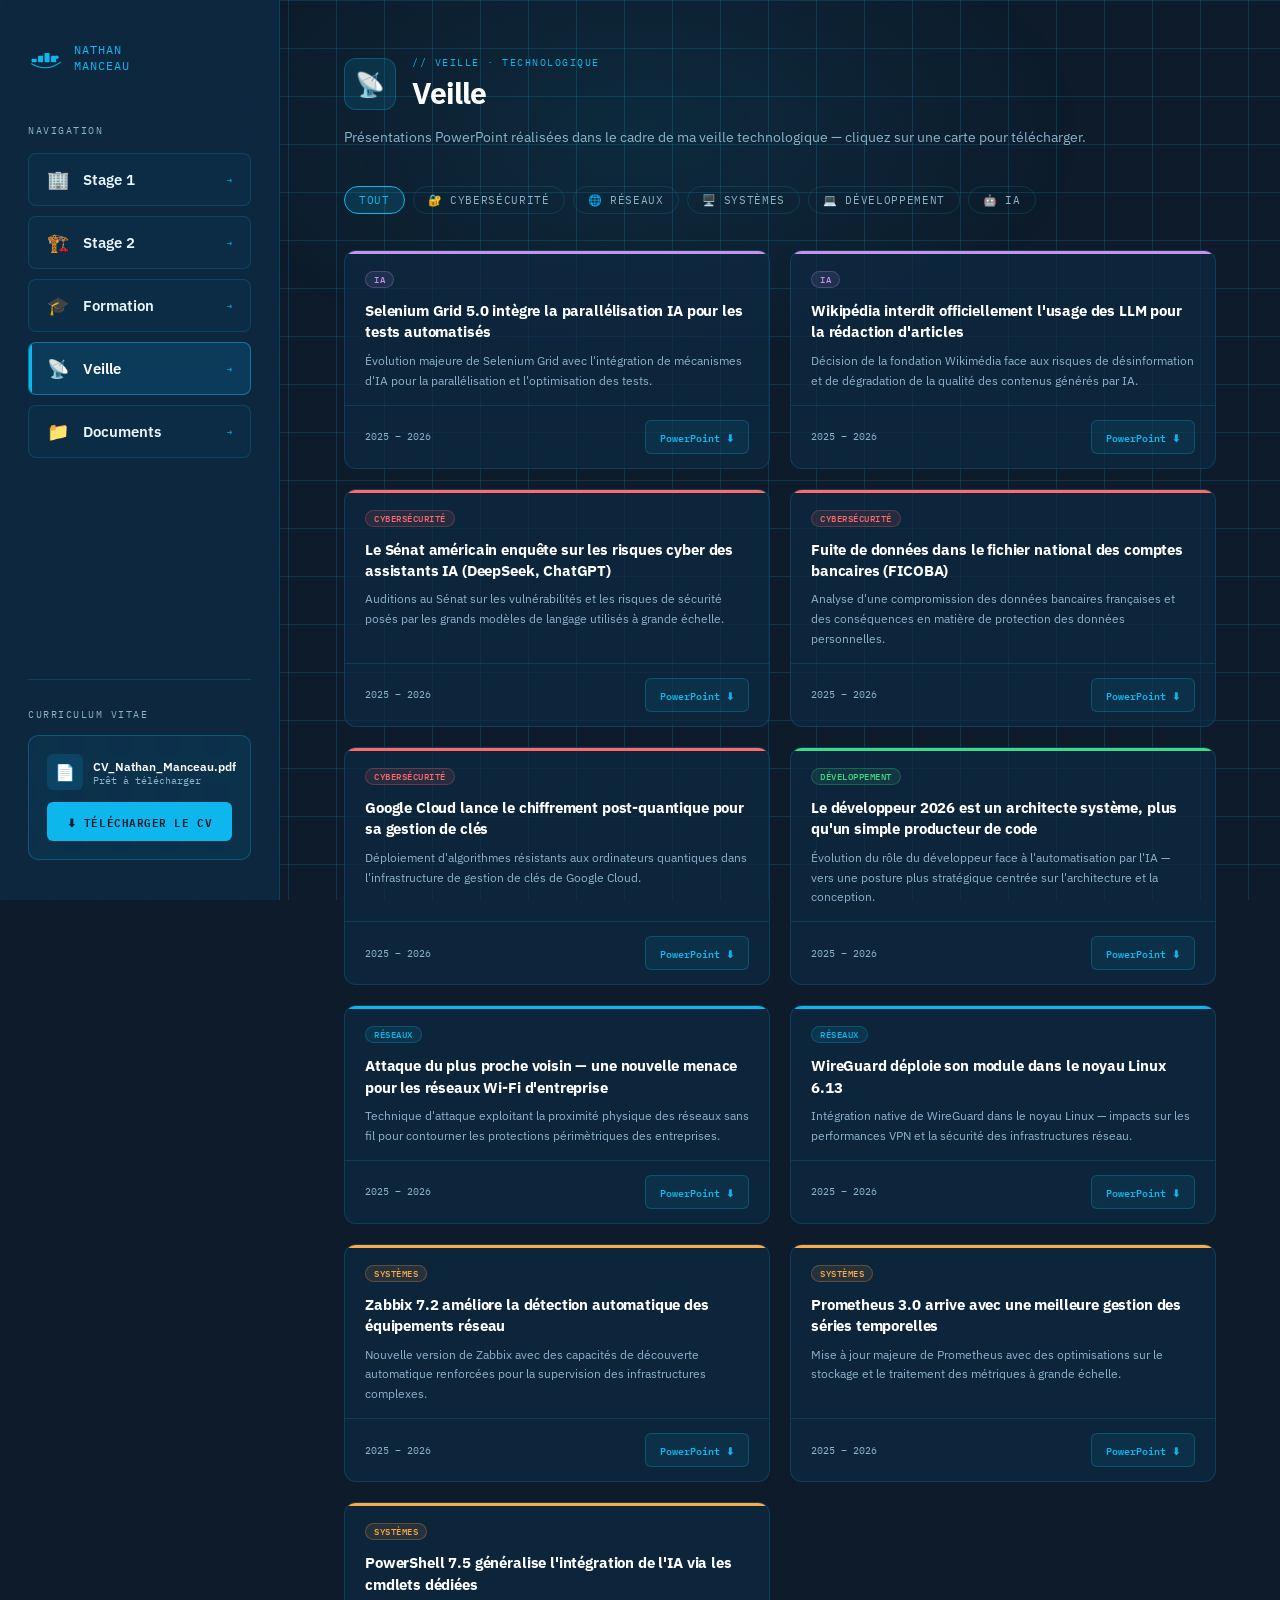
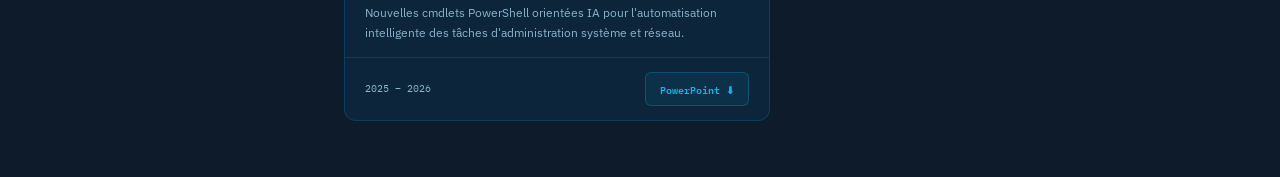
<file: veille.html>
<!DOCTYPE html>
<html lang="fr">
<head>
<meta charset="UTF-8">
<meta name="viewport" content="width=device-width, initial-scale=1.0">
<title>Nathan Manceau — Veille</title>
<link href="https://fonts.googleapis.com/css2?family=IBM+Plex+Mono:wght@400;500;600&family=IBM+Plex+Sans:wght@300;400;600;700&display=swap" rel="stylesheet">
<style>
  :root {
    --docker-dark:   #0d1b2a;
    --docker-navy:   #0f2a44;
    --docker-blue:   #0db7ed;
    --docker-light:  #e8f6fd;
    --docker-grey:   #8ab4cc;
    --docker-border: rgba(13,183,237,0.18);
    --white:         #ffffff;

    --tag-secu:   #ff6b6b;
    --tag-réseau: #0db7ed;
    --tag-dev:    #3ddc84;
    --tag-sys:    #ffaa44;
    --tag-ia:     #c792ea;
    --tag-autre:  #8ab4cc;
  }

  * { margin: 0; padding: 0; box-sizing: border-box; }

  body {
    font-family: 'IBM Plex Sans', sans-serif;
    background: var(--docker-dark);
    color: var(--white);
    min-height: 100vh;
    display: flex;
    overflow-x: hidden;
  }

  body::before {
    content: '';
    position: fixed; inset: 0;
    background-image:
      linear-gradient(var(--docker-border) 1px, transparent 1px),
      linear-gradient(90deg, var(--docker-border) 1px, transparent 1px);
    background-size: 48px 48px;
    pointer-events: none; z-index: 0;
  }

  body::after {
    content: '';
    position: fixed;
    top: -120px; left: 50%;
    transform: translateX(-50%);
    width: 900px; height: 500px;
    border-radius: 50%;
    background: radial-gradient(ellipse, rgba(13,183,237,0.10) 0%, transparent 70%);
    pointer-events: none; z-index: 0;
  }

  /* ── SIDEBAR ── */
  .sidebar {
    position: fixed; left: 0; top: 0; bottom: 0; width: 280px;
    background: rgba(15,42,68,0.85);
    backdrop-filter: blur(12px);
    border-right: 1px solid var(--docker-border);
    display: flex; flex-direction: column;
    padding: 40px 28px; z-index: 10;
  }

  .sidebar-logo { display: flex; align-items: center; gap: 10px; margin-bottom: 48px; cursor: pointer; }
  .whale-icon { width: 36px; height: 36px; flex-shrink: 0; }
  .sidebar-brand { font-family: 'IBM Plex Mono', monospace; font-size: 12px; color: var(--docker-blue); letter-spacing: 0.08em; text-transform: uppercase; line-height: 1.3; }

  .nav-label { font-family: 'IBM Plex Mono', monospace; font-size: 10px; color: var(--docker-grey); text-transform: uppercase; letter-spacing: 0.15em; margin-bottom: 16px; }
  .nav-buttons { display: flex; flex-direction: column; gap: 10px; flex: 1; }

  .nav-btn {
    display: flex; align-items: center; gap: 14px;
    padding: 14px 18px; border: 1px solid var(--docker-border);
    border-radius: 8px; background: rgba(13,183,237,0.04);
    color: var(--docker-light); font-family: 'IBM Plex Sans', sans-serif;
    font-size: 0.92rem; font-weight: 600; cursor: pointer;
    text-decoration: none; transition: all 0.22s ease;
    position: relative; overflow: hidden;
  }
  .nav-btn::before { content: ''; position: absolute; left: 0; top: 0; bottom: 0; width: 3px; background: var(--docker-blue); transform: scaleY(0); transition: transform 0.22s ease; border-radius: 0 2px 2px 0; }
  .nav-btn:hover { background: rgba(13,183,237,0.12); border-color: rgba(13,183,237,0.45); color: var(--white); transform: translateX(4px); }
  .nav-btn:hover::before { transform: scaleY(1); }
  .nav-btn.active { background: rgba(13,183,237,0.15); border-color: rgba(13,183,237,0.5); color: var(--white); }
  .nav-btn.active::before { transform: scaleY(1); }
  .nav-btn .btn-icon { font-size: 18px; flex-shrink: 0; }
  .nav-btn .btn-tag { font-family: 'IBM Plex Mono', monospace; font-size: 9px; color: var(--docker-blue); margin-left: auto; opacity: 0.7; }

  .cv-section { margin-top: auto; padding-top: 28px; border-top: 1px solid var(--docker-border); }
  .cv-label { font-family: 'IBM Plex Mono', monospace; font-size: 10px; color: var(--docker-grey); text-transform: uppercase; letter-spacing: 0.15em; margin-bottom: 14px; }
  .cv-card { background: rgba(13,183,237,0.07); border: 1px solid rgba(13,183,237,0.3); border-radius: 10px; padding: 18px; display: flex; flex-direction: column; gap: 12px; }
  .cv-file { display: flex; align-items: center; gap: 10px; }
  .cv-file-icon { width: 36px; height: 36px; background: rgba(13,183,237,0.15); border-radius: 6px; display: flex; align-items: center; justify-content: center; font-size: 16px; flex-shrink: 0; }
  .cv-file-info { flex: 1; }
  .cv-file-name { font-size: 0.78rem; font-weight: 600; color: var(--white); }
  .cv-file-size { font-family: 'IBM Plex Mono', monospace; font-size: 10px; color: var(--docker-grey); }
  .cv-download-btn { display: flex; align-items: center; justify-content: center; gap: 8px; padding: 10px; background: var(--docker-blue); color: var(--docker-dark); font-family: 'IBM Plex Mono', monospace; font-size: 11px; font-weight: 600; letter-spacing: 0.05em; text-transform: uppercase; border: none; border-radius: 6px; cursor: pointer; text-decoration: none; transition: all 0.2s ease; }
  .cv-download-btn:hover { background: #30ccf5; transform: translateY(-1px); box-shadow: 0 6px 20px rgba(13,183,237,0.35); }

  /* ── MAIN ── */
  .main {
    margin-left: 280px; flex: 1;
    padding: 56px 64px;
    position: relative; z-index: 1;
  }

  .page-header {
    display: flex; align-items: center; gap: 16px;
    margin-bottom: 16px;
    animation: fadeUp 0.5s ease both;
  }

  .page-icon {
    width: 52px; height: 52px;
    background: rgba(13,183,237,0.12);
    border: 1px solid rgba(13,183,237,0.3);
    border-radius: 12px;
    display: flex; align-items: center; justify-content: center;
    font-size: 24px; flex-shrink: 0;
  }

  .page-eyebrow { font-family: 'IBM Plex Mono', monospace; font-size: 10px; color: var(--docker-blue); text-transform: uppercase; letter-spacing: 0.15em; margin-bottom: 4px; }
  .page-title { font-size: 1.9rem; font-weight: 700; letter-spacing: -0.03em; }
  .page-subtitle { color: var(--docker-grey); font-size: 0.88rem; margin-top: 8px; margin-bottom: 40px; animation: fadeUp 0.5s 0.1s ease both; }

  /* ── FILTRES ── */
  .filters {
    display: flex; gap: 8px; flex-wrap: wrap;
    margin-bottom: 36px;
    animation: fadeUp 0.5s 0.15s ease both;
  }

  .filter-btn {
    font-family: 'IBM Plex Mono', monospace;
    font-size: 11px; padding: 6px 14px;
    border-radius: 20px; border: 1px solid var(--docker-border);
    background: transparent; color: var(--docker-grey);
    cursor: pointer; transition: all 0.2s ease;
    text-transform: uppercase; letter-spacing: 0.06em;
  }

  .filter-btn:hover { border-color: var(--docker-blue); color: var(--docker-blue); }
  .filter-btn.active { background: rgba(13,183,237,0.15); border-color: var(--docker-blue); color: var(--docker-blue); }

  /* ── GRILLE CARTES ── */
  .veille-grid {
    display: grid;
    grid-template-columns: repeat(auto-fill, minmax(280px, 1fr));
    gap: 20px;
  }

  .veille-card {
    background: rgba(15,42,68,0.7);
    border: 1px solid var(--docker-border);
    border-radius: 12px;
    overflow: hidden;
    display: flex; flex-direction: column;
    transition: all 0.25s ease;
    animation: fadeUp 0.5s ease both;
    position: relative;
  }

  .veille-card:hover {
    border-color: rgba(13,183,237,0.4);
    transform: translateY(-3px);
    box-shadow: 0 12px 32px rgba(0,0,0,0.3);
  }

  /* bande colorée en haut selon thème */
  .veille-card::before {
    content: '';
    position: absolute; top: 0; left: 0; right: 0;
    height: 3px;
    background: var(--card-color, var(--docker-blue));
  }

  .card-top {
    padding: 20px 20px 14px;
    flex: 1;
  }

  .card-tags {
    display: flex; gap: 6px; flex-wrap: wrap;
    margin-bottom: 12px;
  }

  .card-tag {
    font-family: 'IBM Plex Mono', monospace;
    font-size: 9px; padding: 2px 8px;
    border-radius: 10px; text-transform: uppercase;
    letter-spacing: 0.06em; font-weight: 500;
    border: 1px solid;
  }

  .tag-secu   { color: var(--tag-secu);   background: rgba(255,107,107,0.1);  border-color: rgba(255,107,107,0.25); }
  .tag-réseau { color: var(--tag-réseau); background: rgba(13,183,237,0.1);   border-color: rgba(13,183,237,0.25); }
  .tag-dev    { color: var(--tag-dev);    background: rgba(61,220,132,0.1);   border-color: rgba(61,220,132,0.25); }
  .tag-sys    { color: var(--tag-sys);    background: rgba(255,170,68,0.1);   border-color: rgba(255,170,68,0.25); }
  .tag-ia     { color: var(--tag-ia);     background: rgba(199,146,234,0.1);  border-color: rgba(199,146,234,0.25); }
  .tag-autre  { color: var(--tag-autre);  background: rgba(138,180,204,0.08); border-color: rgba(138,180,204,0.2); }

  .card-icon { font-size: 28px; margin-bottom: 12px; display: block; }

  .card-title {
    font-size: 0.95rem; font-weight: 700;
    letter-spacing: -0.01em;
    color: var(--white);
    line-height: 1.4;
    margin-bottom: 8px;
  }

  .card-desc {
    font-size: 0.78rem; color: var(--docker-grey);
    line-height: 1.6;
  }

  .card-bottom {
    padding: 14px 20px;
    border-top: 1px solid var(--docker-border);
    display: flex; align-items: center; justify-content: space-between;
    gap: 10px;
  }

  .card-date {
    font-family: 'IBM Plex Mono', monospace;
    font-size: 10px; color: var(--docker-grey);
  }

  .card-dl {
    display: flex; align-items: center; gap: 6px;
    padding: 7px 14px;
    background: rgba(13,183,237,0.08);
    border: 1px solid rgba(13,183,237,0.25);
    border-radius: 6px;
    color: var(--docker-blue);
    font-family: 'IBM Plex Mono', monospace;
    font-size: 10px; font-weight: 600;
    text-decoration: none;
    transition: all 0.2s ease;
    white-space: nowrap;
  }

  .card-dl:hover {
    background: rgba(13,183,237,0.18);
    border-color: rgba(13,183,237,0.5);
    color: var(--white);
  }

  /* carte placeholder */
  .veille-card.placeholder {
    border-style: dashed;
    border-color: rgba(13,183,237,0.15);
    opacity: 0.5;
  }

  .veille-card.placeholder:hover {
    opacity: 0.75;
    transform: none;
    box-shadow: none;
  }

  /* hidden by filter */
  .veille-card.hidden { display: none; }

  /* ── RESPONSIVE ── */
  @media (max-width: 768px) {
    body { flex-direction: column; }
    .sidebar { position: relative; width: 100%; height: auto; border-right: none; border-bottom: 1px solid var(--docker-border); padding: 20px 20px 16px; }
    .sidebar-logo { margin-bottom: 16px; }
    .nav-buttons { display: grid; grid-template-columns: repeat(2, 1fr); gap: 8px; flex: none; }
    .nav-btn { padding: 10px 12px; font-size: 0.82rem; }
    .cv-section { margin-top: 16px; padding-top: 16px; }
    .main { margin-left: 0; padding: 28px 20px 48px; }
    .veille-grid { grid-template-columns: 1fr; }
  }

  @keyframes fadeUp {
    from { opacity: 0; transform: translateY(18px); }
    to   { opacity: 1; transform: translateY(0); }
  }
</style>
</head>
<body>

<!-- ── SIDEBAR ── -->
<aside class="sidebar">
  <div class="sidebar-logo" onclick="window.location.href='index.html'">
    <svg class="whale-icon" viewBox="0 0 100 100" fill="none" xmlns="http://www.w3.org/2000/svg">
      <rect x="10" y="52" width="14" height="10" rx="2" fill="#0db7ed"/>
      <rect x="28" y="44" width="14" height="18" rx="2" fill="#0db7ed"/>
      <rect x="46" y="36" width="14" height="26" rx="2" fill="#0db7ed"/>
      <rect x="64" y="44" width="14" height="18" rx="2" fill="#0db7ed"/>
      <path d="M10 66 Q50 90 90 62" stroke="#0db7ed" stroke-width="3" fill="none" stroke-linecap="round"/>
      <circle cx="80" cy="48" r="5" fill="#0db7ed"/>
    </svg>
    <div class="sidebar-brand">Nathan<br>Manceau</div>
  </div>

  <div class="nav-label">Navigation</div>
  <nav class="nav-buttons">
    <a href="stage1.html" class="nav-btn"><span class="btn-icon">🏢</span> Stage 1 <span class="btn-tag">→</span></a>
    <a href="stage2.html" class="nav-btn"><span class="btn-icon">🏗️</span> Stage 2 <span class="btn-tag">→</span></a>
    <a href="formation.html" class="nav-btn"><span class="btn-icon">🎓</span> Formation <span class="btn-tag">→</span></a>
    <a href="#" class="nav-btn active"><span class="btn-icon">📡</span> Veille <span class="btn-tag">→</span></a>
    <a href="documents.html" class="nav-btn"><span class="btn-icon">📁</span> Documents <span class="btn-tag">→</span></a>
  </nav>

  <div class="cv-section">
    <div class="cv-label">Curriculum Vitae</div>
    <div class="cv-card">
      <div class="cv-file">
        <div class="cv-file-icon">📄</div>
        <div class="cv-file-info">
          <div class="cv-file-name">CV_Nathan_Manceau.pdf</div>
          <div class="cv-file-size">Prêt à télécharger</div>
        </div>
      </div>
      <a href="CV_Nathan_Manceau.pdf" class="cv-download-btn" download>⬇ Télécharger le CV</a>
    </div>
  </div>
</aside>

<!-- ── MAIN ── -->
<main class="main">

  <div class="page-header">
    <div class="page-icon">📡</div>
    <div>
      <div class="page-eyebrow">// veille · technologique</div>
      <h1 class="page-title">Veille</h1>
    </div>
  </div>

  <p class="page-subtitle">Présentations PowerPoint réalisées dans le cadre de ma veille technologique — cliquez sur une carte pour télécharger.</p>

  <!-- FILTRES -->
  <div class="filters">
    <button class="filter-btn active" onclick="filterCards('all', this)">Tout</button>
    <button class="filter-btn" onclick="filterCards('secu', this)">🔐 Cybersécurité</button>
    <button class="filter-btn" onclick="filterCards('réseau', this)">🌐 Réseaux</button>
    <button class="filter-btn" onclick="filterCards('sys', this)">🖥️ Systèmes</button>
    <button class="filter-btn" onclick="filterCards('dev', this)">💻 Développement</button>
    <button class="filter-btn" onclick="filterCards('ia', this)">🤖 IA</button>
  </div>

  <!-- GRILLE -->
  <div class="veille-grid" id="veilleGrid">

    <!-- IA -->
    <div class="veille-card" style="--card-color: var(--tag-ia);" data-tags="ia">
      <div class="card-top">
        <div class="card-tags"><span class="card-tag tag-ia">IA</span></div>
        <div class="card-title">Selenium Grid 5.0 intègre la parallélisation IA pour les tests automatisés</div>
        <div class="card-desc">Évolution majeure de Selenium Grid avec l'intégration de mécanismes d'IA pour la parallélisation et l'optimisation des tests.</div>
      </div>
      <div class="card-bottom">
        <span class="card-date">2025 – 2026</span>
        <a href="Veille/Selenium Grid 5.0 intègre la parallélisation IA pour les tests automatisés.pptx" class="card-dl" download>PowerPoint ⬇</a>
      </div>
    </div>

    <div class="veille-card" style="--card-color: var(--tag-ia);" data-tags="ia">
      <div class="card-top">
        <div class="card-tags"><span class="card-tag tag-ia">IA</span></div>
        <div class="card-title">Wikipédia interdit officiellement l'usage des LLM pour la rédaction d'articles</div>
        <div class="card-desc">Décision de la fondation Wikimédia face aux risques de désinformation et de dégradation de la qualité des contenus générés par IA.</div>
      </div>
      <div class="card-bottom">
        <span class="card-date">2025 – 2026</span>
        <a href="Veille/Wikipédia interdit officiellement l'usage des LLM pour la rédaction d'articles.pptx" class="card-dl" download>PowerPoint ⬇</a>
      </div>
    </div>

    <!-- CYBERSÉCURITÉ -->
    <div class="veille-card" style="--card-color: var(--tag-secu);" data-tags="secu">
      <div class="card-top">
        <div class="card-tags"><span class="card-tag tag-secu">Cybersécurité</span></div>
        <div class="card-title">Le Sénat américain enquête sur les risques cyber des assistants IA (DeepSeek, ChatGPT)</div>
        <div class="card-desc">Auditions au Sénat sur les vulnérabilités et les risques de sécurité posés par les grands modèles de langage utilisés à grande échelle.</div>
      </div>
      <div class="card-bottom">
        <span class="card-date">2025 – 2026</span>
        <a href="Veille/Le Sénat américain enquête sur les risques cyber des assistants IA(DeepSeek, ChatGPT).pptx" class="card-dl" download>PowerPoint ⬇</a>
      </div>
    </div>

    <div class="veille-card" style="--card-color: var(--tag-secu);" data-tags="secu">
      <div class="card-top">
        <div class="card-tags"><span class="card-tag tag-secu">Cybersécurité</span></div>
        <div class="card-title">Fuite de données dans le fichier national des comptes bancaires (FICOBA)</div>
        <div class="card-desc">Analyse d'une compromission des données bancaires françaises et des conséquences en matière de protection des données personnelles.</div>
      </div>
      <div class="card-bottom">
        <span class="card-date">2025 – 2026</span>
        <a href="Veille/Fuite de données dans le fichier national des comptes bancaires (FICOBA).pptx" class="card-dl" download>PowerPoint ⬇</a>
      </div>
    </div>

    <div class="veille-card" style="--card-color: var(--tag-secu);" data-tags="secu">
      <div class="card-top">
        <div class="card-tags"><span class="card-tag tag-secu">Cybersécurité</span></div>
        <div class="card-title">Google Cloud lance le chiffrement post-quantique pour sa gestion de clés</div>
        <div class="card-desc">Déploiement d'algorithmes résistants aux ordinateurs quantiques dans l'infrastructure de gestion de clés de Google Cloud.</div>
      </div>
      <div class="card-bottom">
        <span class="card-date">2025 – 2026</span>
        <a href="Veille/Google Cloud lance le chiffrement post-quantique pour sa gestion de clés.pptx" class="card-dl" download>PowerPoint ⬇</a>
      </div>
    </div>

    <!-- DÉVELOPPEMENT -->
    <div class="veille-card" style="--card-color: var(--tag-dev);" data-tags="dev">
      <div class="card-top">
        <div class="card-tags"><span class="card-tag tag-dev">Développement</span></div>
        <div class="card-title">Le développeur 2026 est un architecte système, plus qu'un simple producteur de code</div>
        <div class="card-desc">Évolution du rôle du développeur face à l'automatisation par l'IA — vers une posture plus stratégique centrée sur l'architecture et la conception.</div>
      </div>
      <div class="card-bottom">
        <span class="card-date">2025 – 2026</span>
        <a href="Veille/Le développeur 2026 est un architecte système, plus qu'un simple producteur de code.pptx" class="card-dl" download>PowerPoint ⬇</a>
      </div>
    </div>

    <!-- RÉSEAUX -->
    <div class="veille-card" style="--card-color: var(--tag-réseau);" data-tags="réseau">
      <div class="card-top">
        <div class="card-tags"><span class="card-tag tag-réseau">Réseaux</span></div>
        <div class="card-title">Attaque du plus proche voisin — une nouvelle menace pour les réseaux Wi-Fi d'entreprise</div>
        <div class="card-desc">Technique d'attaque exploitant la proximité physique des réseaux sans fil pour contourner les protections périmètriques des entreprises.</div>
      </div>
      <div class="card-bottom">
        <span class="card-date">2025 – 2026</span>
        <a href="Veille/Attaque du plus proche voisin est une nouvelle menace pour les réseaux Wi-Fi d'entreprise.pptx" class="card-dl" download>PowerPoint ⬇</a>
      </div>
    </div>

    <div class="veille-card" style="--card-color: var(--tag-réseau);" data-tags="réseau">
      <div class="card-top">
        <div class="card-tags"><span class="card-tag tag-réseau">Réseaux</span></div>
        <div class="card-title">WireGuard déploie son module dans le noyau Linux 6.13</div>
        <div class="card-desc">Intégration native de WireGuard dans le noyau Linux — impacts sur les performances VPN et la sécurité des infrastructures réseau.</div>
      </div>
      <div class="card-bottom">
        <span class="card-date">2025 – 2026</span>
        <a href="Veille/WireGuard déploie son module dans le noyau Linux 6.13.pptx" class="card-dl" download>PowerPoint ⬇</a>
      </div>
    </div>

    <!-- SYSTÈMES -->
    <div class="veille-card" style="--card-color: var(--tag-sys);" data-tags="sys">
      <div class="card-top">
        <div class="card-tags"><span class="card-tag tag-sys">Systèmes</span></div>
        <div class="card-title">Zabbix 7.2 améliore la détection automatique des équipements réseau</div>
        <div class="card-desc">Nouvelle version de Zabbix avec des capacités de découverte automatique renforcées pour la supervision des infrastructures complexes.</div>
      </div>
      <div class="card-bottom">
        <span class="card-date">2025 – 2026</span>
        <a href="Veille/Zabbix 7.2 améliore la détection automatique des équipements réseau.pptx" class="card-dl" download>PowerPoint ⬇</a>
      </div>
    </div>

    <div class="veille-card" style="--card-color: var(--tag-sys);" data-tags="sys">
      <div class="card-top">
        <div class="card-tags"><span class="card-tag tag-sys">Systèmes</span></div>
        <div class="card-title">Prometheus 3.0 arrive avec une meilleure gestion des séries temporelles</div>
        <div class="card-desc">Mise à jour majeure de Prometheus avec des optimisations sur le stockage et le traitement des métriques à grande échelle.</div>
      </div>
      <div class="card-bottom">
        <span class="card-date">2025 – 2026</span>
        <a href="Veille/Prometheus 3.0 arrive avec une meilleure gestion des séries temporelles.pptx" class="card-dl" download>PowerPoint ⬇</a>
      </div>
    </div>

    <div class="veille-card" style="--card-color: var(--tag-sys);" data-tags="sys">
      <div class="card-top">
        <div class="card-tags"><span class="card-tag tag-sys">Systèmes</span></div>
        <div class="card-title">PowerShell 7.5 généralise l'intégration de l'IA via les cmdlets dédiées</div>
        <div class="card-desc">Nouvelles cmdlets PowerShell orientées IA pour l'automatisation intelligente des tâches d'administration système et réseau.</div>
      </div>
      <div class="card-bottom">
        <span class="card-date">2025 – 2026</span>
        <a href="Veille/PowerShell 7.5 généralise l'intégration de l'IA via les cmdlets dédiées.pptx" class="card-dl" download>PowerPoint ⬇</a>
      </div>
    </div>

  </div>
</main>

<script>
  function filterCards(tag, btn) {
    // Update active button
    document.querySelectorAll('.filter-btn').forEach(b => b.classList.remove('active'));
    btn.classList.add('active');

    // Show/hide cards
    document.querySelectorAll('.veille-card').forEach(card => {
      if (tag === 'all') {
        card.classList.remove('hidden');
      } else {
        const tags = card.dataset.tags || '';
        tags.includes(tag) ? card.classList.remove('hidden') : card.classList.add('hidden');
      }
    });
  }
</script>

</body>
</html>
</file>
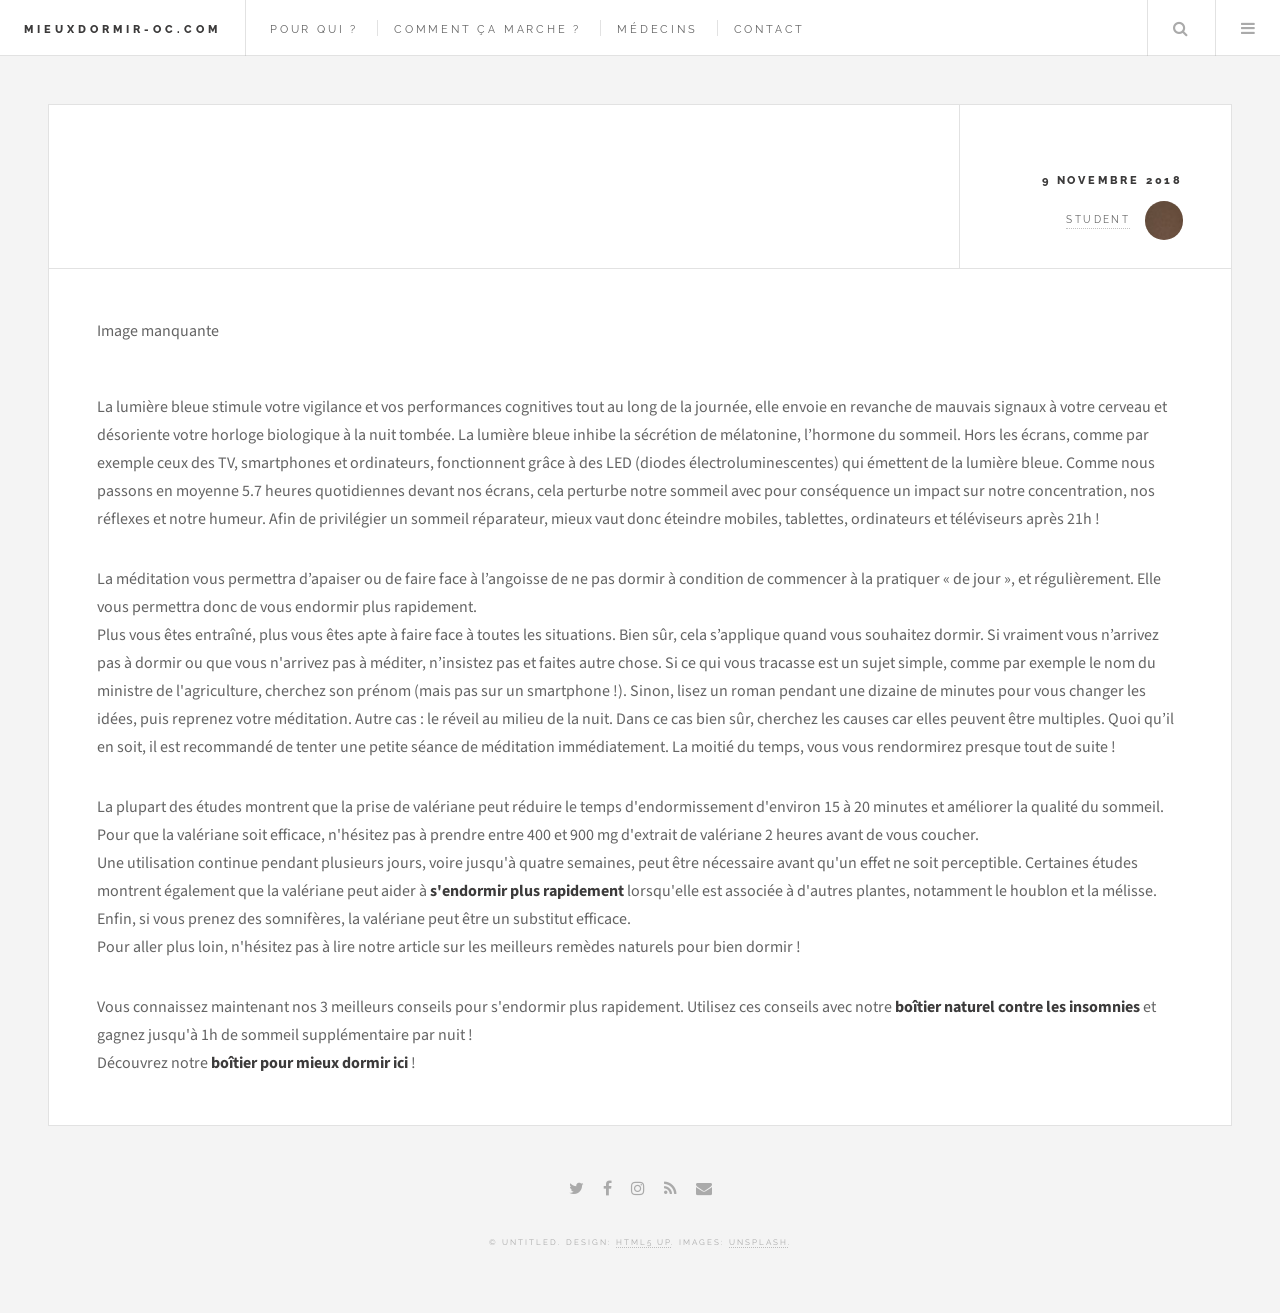
<file: formation/année 1/infrastructure/SEO-SEA/Exercice - Optimisation référencement/page.html>
<!DOCTYPE HTML>
<html>
	<!-- Head - UNE ERREUR A CORRIGER - 2 ELEMENTS A REMPLIR - 1 CHOSE A AJOUTER -->
	<head>
		<title></title>
		<meta name="description" content="" />
		<meta name="robots" content="NOINDEX">
		<meta charset="utf-8" />
		<meta name="viewport" content="width=device-width, initial-scale=1, user-scalable=no" />
		<link rel="stylesheet" href="assets/css/main.css" />
	</head>

	<body class="single is-preload">

		<!-- Wrapper -->
			<div id="wrapper">

				<!-- Header - UNE ERREUR A CORRIGER -->
					<header id="header">
						<h1><a href="index.html">mieuxdormir-oc.com</a></h1>
						<nav class="links">
							<ul>
								<li><a href="#">Pour qui ?</a></li>
								<li><a href="#">Comment ça marche ?</a></li>
								<li><a href="#">Médecins</a></li>
								<li><a href="#">Contact</a></li>
							</ul>
						</nav>
						<nav class="main">
							<ul>
								<li class="search">
									<a class="fa-search" href="#search">Search</a>
									<form id="search" method="get" action="#">
										<input type="text" name="query" placeholder="Search" />
									</form>
								</li>
								<li class="menu">
									<a class="fa-bars" href="#menu">Menu</a>
								</li>
							</ul>
						</nav>
					</header>

				<!-- Menu mobile - RIEN A MODIFIER DANS CE MENU -->
					<section id="menu">

						<!-- Search -->
							<section>
								<form class="search" method="get" action="#">
									<input type="text" name="query" placeholder="Search" />
								</form>
							</section>

						<!-- Links -->
							<section>
								<ul class="links">
							<li><a href="#">Pour qui ?</a></li>
								<li><a href="#">Comment ça marche ?</a></li>
								<li><a href="#">Médecins</a></li>
								<li><a href="#">Contact</a></li>
								</ul>
							</section>

					</section>

				<!-- Main -->
					<div id="main">

						<!-- Post - 5 ELEMENTS A AJOUTER/MODIFIER -->
							<article class="post">
								<header>
									<div class="title">
										<h1></h1>
									</div>
									<div class="meta">
										<time class="published" datetime="2015-11-01">9 Novembre 2018</time>
										<a href="#" class="author"><span class="name">Student</span><img src="images/avatar.jpg" alt="" /></a>
									</div>
								</header>
								<span class="image featured">Image manquante</span>

								<h2></h2>

								<p>La lumière bleue stimule votre vigilance et vos performances cognitives tout au long de la journée, elle envoie en revanche de mauvais signaux à votre cerveau et désoriente votre horloge biologique à la nuit tombée. 
								La lumière bleue inhibe la sécrétion de mélatonine, l’hormone du sommeil. Hors les écrans, comme par exemple ceux des TV, smartphones et ordinateurs, fonctionnent grâce à des LED (diodes électroluminescentes) qui émettent de la lumière bleue.
								Comme nous passons en moyenne 5.7 heures quotidiennes devant nos écrans, cela perturbe notre sommeil avec pour conséquence un impact sur notre concentration, nos réflexes et notre humeur. 
								Afin de privilégier un sommeil réparateur, mieux vaut donc éteindre mobiles, tablettes, ordinateurs et téléviseurs après 21h !</p>

								<h2></h2>

								<p>La méditation vous permettra d’apaiser ou de faire face à l’angoisse de ne pas dormir à condition de commencer à la pratiquer « de jour », et régulièrement. Elle vous permettra donc de vous endormir plus rapidement. <br>
								Plus vous êtes entraîné, plus vous êtes apte à faire face à toutes les situations. Bien sûr, cela s’applique quand vous souhaitez dormir.
								Si vraiment vous n’arrivez pas à dormir ou que vous n'arrivez pas à méditer, n’insistez pas et faites autre chose. Si ce qui vous tracasse est un sujet simple, comme par exemple le nom du ministre de l'agriculture, cherchez son prénom (mais pas sur un smartphone !). Sinon, lisez un roman pendant une dizaine de minutes pour vous changer les idées, puis reprenez votre méditation.

								Autre cas : le réveil au milieu de la nuit. Dans ce cas bien sûr, cherchez les causes car elles peuvent être multiples. Quoi qu’il en soit, il est recommandé de tenter une petite séance de méditation immédiatement. La moitié du temps, vous vous rendormirez presque tout de suite !</p>

								<h2></h2>

								<p>La plupart des études montrent que la prise de valériane peut réduire le temps d'endormissement d'environ 15 à 20 minutes et améliorer la qualité du sommeil. Pour que la valériane soit efficace, n'hésitez pas à prendre entre 400 et 900 mg d'extrait de valériane 2 heures avant de vous coucher. <br/>
								Une utilisation continue pendant plusieurs jours, voire jusqu'à quatre semaines, peut être nécessaire avant qu'un effet ne soit perceptible. 
								Certaines études montrent également que la valériane peut aider à <strong>s'endormir plus rapidement</strong> lorsqu'elle est associée à d'autres plantes, notamment le houblon et la mélisse. 
								Enfin, si vous prenez des somnifères, la valériane peut être un substitut efficace.<br>
								Pour aller plus loin, n'hésitez pas à lire notre article sur les meilleurs remèdes naturels pour bien dormir !</p>

								<p>Vous connaissez maintenant nos 3 meilleurs conseils pour s'endormir plus rapidement. Utilisez ces conseils avec notre <strong>boîtier naturel contre les insomnies</strong> et gagnez jusqu'à 1h de sommeil supplémentaire par nuit ! 
							    <br>
							    Découvrez notre <strong>boîtier pour mieux dormir ici</strong> !</p>
								
					
							</article>

					</div>

				<!-- Footer - RIEN A MODIFIER DANS LE FOOTER -->
					<section id="footer">
						<ul class="icons">
							<li><a href="#" class="fa-twitter"><span class="label">Twitter</span></a></li>
							<li><a href="#" class="fa-facebook"><span class="label">Facebook</span></a></li>
							<li><a href="#" class="fa-instagram"><span class="label">Instagram</span></a></li>
							<li><a href="#" class="fa-rss"><span class="label">RSS</span></a></li>
							<li><a href="#" class="fa-envelope"><span class="label">Email</span></a></li>
						</ul>
						<p class="copyright">&copy; Untitled. Design: <a href="http://html5up.net">HTML5 UP</a>. Images: <a href="http://unsplash.com">Unsplash</a>.</p>
					</section>

			</div>

		<!-- Scripts - RIEN A MODIFIER -->
			<script src="assets/js/jquery.min.js"></script>
			<script src="assets/js/browser.min.js"></script>
			<script src="assets/js/breakpoints.min.js"></script>
			<script src="assets/js/util.js"></script>
			<script src="assets/js/main.js"></script>

	</body>
</html>
</file>
<file: formation/année 1/développement/js/TP2/index.css>
li {
  margin-bottom: 10px;
}

li button {
  font-size: 12px;
  margin-left: 20px;
  color: #666;
}
</file>
<file: formation/année 1/infrastructure/SEO-SEA/Exercice - Optimisation référencement/assets/css/main.css>
@import url(font-awesome.min.css);
@import url("https://fonts.googleapis.com/css?family=Source+Sans+Pro:400,700|Raleway:400,800,900");

/*
	Future Imperfect by HTML5 UP
	html5up.net | @ajlkn
	Free for personal and commercial use under the CCA 3.0 license (html5up.net/license)
*/

html, body, div, span, applet, object,
iframe, h1, h2, h3, h4, h5, h6, p, blockquote,
pre, a, abbr, acronym, address, big, cite,
code, del, dfn, em, img, ins, kbd, q, s, samp,
small, strike, strong, sub, sup, tt, var, b,
u, i, center, dl, dt, dd, ol, ul, li, fieldset,
form, label, legend, table, caption, tbody,
tfoot, thead, tr, th, td, article, aside,
canvas, details, embed, figure, figcaption,
footer, header, hgroup, menu, nav, output, ruby,
section, summary, time, mark, audio, video {
	margin: 0;
	padding: 0;
	border: 0;
	font-size: 100%;
	font: inherit;
	vertical-align: baseline;}

article, aside, details, figcaption, figure,
footer, header, hgroup, menu, nav, section {
	display: block;}

body {
	line-height: 1;
}

ol, ul {
	list-style: none;
}

blockquote, q {
	quotes: none;
}

	blockquote:before, blockquote:after, q:before, q:after {
		content: '';
		content: none;
	}

table {
	border-collapse: collapse;
	border-spacing: 0;
}

body {
	-webkit-text-size-adjust: none;
}

mark {
	background-color: transparent;
	color: inherit;
}

input::-moz-focus-inner {
	border: 0;
	padding: 0;
}

input, select, textarea {
	-moz-appearance: none;
	-webkit-appearance: none;
	-ms-appearance: none;
	appearance: none;
}

/* Basic */

	@-ms-viewport {
		width: device-width;
	}

	body {
		-ms-overflow-style: scrollbar;
	}

	@media screen and (max-width: 480px) {

		html, body {
			min-width: 320px;
		}

	}

	html {
		box-sizing: border-box;
	}

	*, *:before, *:after {
		box-sizing: inherit;
	}

	body {
		background: #f4f4f4;
	}

		body.is-preload *, body.is-preload *:before, body.is-preload *:after {
			-moz-animation: none !important;
			-webkit-animation: none !important;
			-ms-animation: none !important;
			animation: none !important;
			-moz-transition: none !important;
			-webkit-transition: none !important;
			-ms-transition: none !important;
			transition: none !important;
		}

/* Type */

	body, input, select, textarea {
		color: #646464;
		font-family: "Source Sans Pro", Helvetica, sans-serif;
		font-size: 14pt;
		font-weight: 400;
		line-height: 1.75;
	}

		@media screen and (max-width: 1680px) {

			body, input, select, textarea {
				font-size: 12pt;
			}

		}

		@media screen and (max-width: 1280px) {

			body, input, select, textarea {
				font-size: 12pt;
			}

		}

		@media screen and (max-width: 980px) {

			body, input, select, textarea {
				font-size: 12pt;
			}

		}

		@media screen and (max-width: 736px) {

			body, input, select, textarea {
				font-size: 12pt;
			}

		}

		@media screen and (max-width: 480px) {

			body, input, select, textarea {
				font-size: 12pt;
			}

		}

	a {
		-moz-transition: color 0.2s ease, border-bottom-color 0.2s ease;
		-webkit-transition: color 0.2s ease, border-bottom-color 0.2s ease;
		-ms-transition: color 0.2s ease, border-bottom-color 0.2s ease;
		transition: color 0.2s ease, border-bottom-color 0.2s ease;
		border-bottom: dotted 1px rgba(160, 160, 160, 0.65);
		color: inherit;
		text-decoration: none;
	}

		a:before {
			-moz-transition: color 0.2s ease;
			-webkit-transition: color 0.2s ease;
			-ms-transition: color 0.2s ease;
			transition: color 0.2s ease;
		}

		a:hover {
			border-bottom-color: transparent;
			color: #2ebaae !important;
		}

			a:hover:before {
				color: #2ebaae !important;
			}

	strong, b {
		color: #3c3b3b;
		font-weight: 700;
	}

	em, i {
		font-style: italic;
	}

	p {
		margin: 0 0 2em 0;
	}

	h1, h2, h3, h4, h5, h6 {
		color: #3c3b3b;
		font-family: "Raleway", Helvetica, sans-serif;
		font-weight: 800;
		letter-spacing: 0.25em;
		line-height: 1.65;
		margin: 0 0 1em 0;
		text-transform: uppercase;
	}

		h1 a, h2 a, h3 a, h4 a, h5 a, h6 a {
			color: inherit;
			border-bottom: 0;
		}

	h2 {
		font-size: 1.1em;
	}

	h3 {
		font-size: 0.9em;
	}

	h4 {
		font-size: 0.7em;
	}

	h5 {
		font-size: 0.7em;
	}

	h6 {
		font-size: 0.7em;
	}

	sub {
		font-size: 0.8em;
		position: relative;
		top: 0.5em;
	}

	sup {
		font-size: 0.8em;
		position: relative;
		top: -0.5em;
	}

	blockquote {
		border-left: solid 4px rgba(160, 160, 160, 0.3);
		font-style: italic;
		margin: 0 0 2em 0;
		padding: 0.5em 0 0.5em 2em;
	}

	code {
		background: rgba(160, 160, 160, 0.075);
		border: solid 1px rgba(160, 160, 160, 0.3);
		font-family: "Courier New", monospace;
		font-size: 0.9em;
		margin: 0 0.25em;
		padding: 0.25em 0.65em;
	}

	pre {
		-webkit-overflow-scrolling: touch;
		font-family: "Courier New", monospace;
		font-size: 0.9em;
		margin: 0 0 2em 0;
	}

		pre code {
			display: block;
			line-height: 1.75em;
			padding: 1em 1.5em;
			overflow-x: auto;
		}

	hr {
		border: 0;
		border-bottom: solid 1px rgba(160, 160, 160, 0.3);
		margin: 2em 0;
	}

		hr.major {
			margin: 3em 0;
		}

	.align-left {
		text-align: left;
	}

	.align-center {
		text-align: center;
	}

	.align-right {
		text-align: right;
	}

/* Row */

	.row {
		display: flex;
		flex-wrap: wrap;
		box-sizing: border-box;
		align-items: stretch;
	}

		.row > * {
			box-sizing: border-box;
		}

		.row.gtr-uniform > * > :last-child {
			margin-bottom: 0;
		}

		.row.aln-left {
			justify-content: flex-start;
		}

		.row.aln-center {
			justify-content: center;
		}

		.row.aln-right {
			justify-content: flex-end;
		}

		.row.aln-top {
			align-items: flex-start;
		}

		.row.aln-middle {
			align-items: center;
		}

		.row.aln-bottom {
			align-items: flex-end;
		}

		.row > .imp {
			order: -1;
		}

		.row > .col-1 {
			width: 8.3333333333%;
		}

		.row > .off-1 {
			margin-left: 8.3333333333%;
		}

		.row > .col-2 {
			width: 16.6666666667%;
		}

		.row > .off-2 {
			margin-left: 16.6666666667%;
		}

		.row > .col-3 {
			width: 25%;
		}

		.row > .off-3 {
			margin-left: 25%;
		}

		.row > .col-4 {
			width: 33.3333333333%;
		}

		.row > .off-4 {
			margin-left: 33.3333333333%;
		}

		.row > .col-5 {
			width: 41.6666666667%;
		}

		.row > .off-5 {
			margin-left: 41.6666666667%;
		}

		.row > .col-6 {
			width: 50%;
		}

		.row > .off-6 {
			margin-left: 50%;
		}

		.row > .col-7 {
			width: 58.3333333333%;
		}

		.row > .off-7 {
			margin-left: 58.3333333333%;
		}

		.row > .col-8 {
			width: 66.6666666667%;
		}

		.row > .off-8 {
			margin-left: 66.6666666667%;
		}

		.row > .col-9 {
			width: 75%;
		}

		.row > .off-9 {
			margin-left: 75%;
		}

		.row > .col-10 {
			width: 83.3333333333%;
		}

		.row > .off-10 {
			margin-left: 83.3333333333%;
		}

		.row > .col-11 {
			width: 91.6666666667%;
		}

		.row > .off-11 {
			margin-left: 91.6666666667%;
		}

		.row > .col-12 {
			width: 100%;
		}

		.row > .off-12 {
			margin-left: 100%;
		}

		.row.gtr-0 {
			margin-top: 0;
			margin-left: 0em;
		}

			.row.gtr-0 > * {
				padding: 0 0 0 0em;
			}

			.row.gtr-0.gtr-uniform {
				margin-top: 0em;
			}

				.row.gtr-0.gtr-uniform > * {
					padding-top: 0em;
				}

		.row.gtr-25 {
			margin-top: 0;
			margin-left: -0.25em;
		}

			.row.gtr-25 > * {
				padding: 0 0 0 0.25em;
			}

			.row.gtr-25.gtr-uniform {
				margin-top: -0.25em;
			}

				.row.gtr-25.gtr-uniform > * {
					padding-top: 0.25em;
				}

		.row.gtr-50 {
			margin-top: 0;
			margin-left: -0.5em;
		}

			.row.gtr-50 > * {
				padding: 0 0 0 0.5em;
			}

			.row.gtr-50.gtr-uniform {
				margin-top: -0.5em;
			}

				.row.gtr-50.gtr-uniform > * {
					padding-top: 0.5em;
				}

		.row {
			margin-top: 0;
			margin-left: -1em;
		}

			.row > * {
				padding: 0 0 0 1em;
			}

			.row.gtr-uniform {
				margin-top: -1em;
			}

				.row.gtr-uniform > * {
					padding-top: 1em;
				}

		.row.gtr-150 {
			margin-top: 0;
			margin-left: -1.5em;
		}

			.row.gtr-150 > * {
				padding: 0 0 0 1.5em;
			}

			.row.gtr-150.gtr-uniform {
				margin-top: -1.5em;
			}

				.row.gtr-150.gtr-uniform > * {
					padding-top: 1.5em;
				}

		.row.gtr-200 {
			margin-top: 0;
			margin-left: -2em;
		}

			.row.gtr-200 > * {
				padding: 0 0 0 2em;
			}

			.row.gtr-200.gtr-uniform {
				margin-top: -2em;
			}

				.row.gtr-200.gtr-uniform > * {
					padding-top: 2em;
				}

		@media screen and (max-width: 1680px) {

			.row {
				display: flex;
				flex-wrap: wrap;
				box-sizing: border-box;
				align-items: stretch;
			}

				.row > * {
					box-sizing: border-box;
				}

				.row.gtr-uniform > * > :last-child {
					margin-bottom: 0;
				}

				.row.aln-left {
					justify-content: flex-start;
				}

				.row.aln-center {
					justify-content: center;
				}

				.row.aln-right {
					justify-content: flex-end;
				}

				.row.aln-top {
					align-items: flex-start;
				}

				.row.aln-middle {
					align-items: center;
				}

				.row.aln-bottom {
					align-items: flex-end;
				}

				.row > .imp-xlarge {
					order: -1;
				}

				.row > .col-1-xlarge {
					width: 8.3333333333%;
				}

				.row > .off-1-xlarge {
					margin-left: 8.3333333333%;
				}

				.row > .col-2-xlarge {
					width: 16.6666666667%;
				}

				.row > .off-2-xlarge {
					margin-left: 16.6666666667%;
				}

				.row > .col-3-xlarge {
					width: 25%;
				}

				.row > .off-3-xlarge {
					margin-left: 25%;
				}

				.row > .col-4-xlarge {
					width: 33.3333333333%;
				}

				.row > .off-4-xlarge {
					margin-left: 33.3333333333%;
				}

				.row > .col-5-xlarge {
					width: 41.6666666667%;
				}

				.row > .off-5-xlarge {
					margin-left: 41.6666666667%;
				}

				.row > .col-6-xlarge {
					width: 50%;
				}

				.row > .off-6-xlarge {
					margin-left: 50%;
				}

				.row > .col-7-xlarge {
					width: 58.3333333333%;
				}

				.row > .off-7-xlarge {
					margin-left: 58.3333333333%;
				}

				.row > .col-8-xlarge {
					width: 66.6666666667%;
				}

				.row > .off-8-xlarge {
					margin-left: 66.6666666667%;
				}

				.row > .col-9-xlarge {
					width: 75%;
				}

				.row > .off-9-xlarge {
					margin-left: 75%;
				}

				.row > .col-10-xlarge {
					width: 83.3333333333%;
				}

				.row > .off-10-xlarge {
					margin-left: 83.3333333333%;
				}

				.row > .col-11-xlarge {
					width: 91.6666666667%;
				}

				.row > .off-11-xlarge {
					margin-left: 91.6666666667%;
				}

				.row > .col-12-xlarge {
					width: 100%;
				}

				.row > .off-12-xlarge {
					margin-left: 100%;
				}

				.row.gtr-0 {
					margin-top: 0;
					margin-left: 0em;
				}

					.row.gtr-0 > * {
						padding: 0 0 0 0em;
					}

					.row.gtr-0.gtr-uniform {
						margin-top: 0em;
					}

						.row.gtr-0.gtr-uniform > * {
							padding-top: 0em;
						}

				.row.gtr-25 {
					margin-top: 0;
					margin-left: -0.25em;
				}

					.row.gtr-25 > * {
						padding: 0 0 0 0.25em;
					}

					.row.gtr-25.gtr-uniform {
						margin-top: -0.25em;
					}

						.row.gtr-25.gtr-uniform > * {
							padding-top: 0.25em;
						}

				.row.gtr-50 {
					margin-top: 0;
					margin-left: -0.5em;
				}

					.row.gtr-50 > * {
						padding: 0 0 0 0.5em;
					}

					.row.gtr-50.gtr-uniform {
						margin-top: -0.5em;
					}

						.row.gtr-50.gtr-uniform > * {
							padding-top: 0.5em;
						}

				.row {
					margin-top: 0;
					margin-left: -1em;
				}

					.row > * {
						padding: 0 0 0 1em;
					}

					.row.gtr-uniform {
						margin-top: -1em;
					}

						.row.gtr-uniform > * {
							padding-top: 1em;
						}

				.row.gtr-150 {
					margin-top: 0;
					margin-left: -1.5em;
				}

					.row.gtr-150 > * {
						padding: 0 0 0 1.5em;
					}

					.row.gtr-150.gtr-uniform {
						margin-top: -1.5em;
					}

						.row.gtr-150.gtr-uniform > * {
							padding-top: 1.5em;
						}

				.row.gtr-200 {
					margin-top: 0;
					margin-left: -2em;
				}

					.row.gtr-200 > * {
						padding: 0 0 0 2em;
					}

					.row.gtr-200.gtr-uniform {
						margin-top: -2em;
					}

						.row.gtr-200.gtr-uniform > * {
							padding-top: 2em;
						}

		}

		@media screen and (max-width: 1280px) {

			.row {
				display: flex;
				flex-wrap: wrap;
				box-sizing: border-box;
				align-items: stretch;
			}

				.row > * {
					box-sizing: border-box;
				}

				.row.gtr-uniform > * > :last-child {
					margin-bottom: 0;
				}

				.row.aln-left {
					justify-content: flex-start;
				}

				.row.aln-center {
					justify-content: center;
				}

				.row.aln-right {
					justify-content: flex-end;
				}

				.row.aln-top {
					align-items: flex-start;
				}

				.row.aln-middle {
					align-items: center;
				}

				.row.aln-bottom {
					align-items: flex-end;
				}

				.row > .imp-large {
					order: -1;
				}

				.row > .col-1-large {
					width: 8.3333333333%;
				}

				.row > .off-1-large {
					margin-left: 8.3333333333%;
				}

				.row > .col-2-large {
					width: 16.6666666667%;
				}

				.row > .off-2-large {
					margin-left: 16.6666666667%;
				}

				.row > .col-3-large {
					width: 25%;
				}

				.row > .off-3-large {
					margin-left: 25%;
				}

				.row > .col-4-large {
					width: 33.3333333333%;
				}

				.row > .off-4-large {
					margin-left: 33.3333333333%;
				}

				.row > .col-5-large {
					width: 41.6666666667%;
				}

				.row > .off-5-large {
					margin-left: 41.6666666667%;
				}

				.row > .col-6-large {
					width: 50%;
				}

				.row > .off-6-large {
					margin-left: 50%;
				}

				.row > .col-7-large {
					width: 58.3333333333%;
				}

				.row > .off-7-large {
					margin-left: 58.3333333333%;
				}

				.row > .col-8-large {
					width: 66.6666666667%;
				}

				.row > .off-8-large {
					margin-left: 66.6666666667%;
				}

				.row > .col-9-large {
					width: 75%;
				}

				.row > .off-9-large {
					margin-left: 75%;
				}

				.row > .col-10-large {
					width: 83.3333333333%;
				}

				.row > .off-10-large {
					margin-left: 83.3333333333%;
				}

				.row > .col-11-large {
					width: 91.6666666667%;
				}

				.row > .off-11-large {
					margin-left: 91.6666666667%;
				}

				.row > .col-12-large {
					width: 100%;
				}

				.row > .off-12-large {
					margin-left: 100%;
				}

				.row.gtr-0 {
					margin-top: 0;
					margin-left: 0em;
				}

					.row.gtr-0 > * {
						padding: 0 0 0 0em;
					}

					.row.gtr-0.gtr-uniform {
						margin-top: 0em;
					}

						.row.gtr-0.gtr-uniform > * {
							padding-top: 0em;
						}

				.row.gtr-25 {
					margin-top: 0;
					margin-left: -0.25em;
				}

					.row.gtr-25 > * {
						padding: 0 0 0 0.25em;
					}

					.row.gtr-25.gtr-uniform {
						margin-top: -0.25em;
					}

						.row.gtr-25.gtr-uniform > * {
							padding-top: 0.25em;
						}

				.row.gtr-50 {
					margin-top: 0;
					margin-left: -0.5em;
				}

					.row.gtr-50 > * {
						padding: 0 0 0 0.5em;
					}

					.row.gtr-50.gtr-uniform {
						margin-top: -0.5em;
					}

						.row.gtr-50.gtr-uniform > * {
							padding-top: 0.5em;
						}

				.row {
					margin-top: 0;
					margin-left: -1em;
				}

					.row > * {
						padding: 0 0 0 1em;
					}

					.row.gtr-uniform {
						margin-top: -1em;
					}

						.row.gtr-uniform > * {
							padding-top: 1em;
						}

				.row.gtr-150 {
					margin-top: 0;
					margin-left: -1.5em;
				}

					.row.gtr-150 > * {
						padding: 0 0 0 1.5em;
					}

					.row.gtr-150.gtr-uniform {
						margin-top: -1.5em;
					}

						.row.gtr-150.gtr-uniform > * {
							padding-top: 1.5em;
						}

				.row.gtr-200 {
					margin-top: 0;
					margin-left: -2em;
				}

					.row.gtr-200 > * {
						padding: 0 0 0 2em;
					}

					.row.gtr-200.gtr-uniform {
						margin-top: -2em;
					}

						.row.gtr-200.gtr-uniform > * {
							padding-top: 2em;
						}

		}

		@media screen and (max-width: 980px) {

			.row {
				display: flex;
				flex-wrap: wrap;
				box-sizing: border-box;
				align-items: stretch;
			}

				.row > * {
					box-sizing: border-box;
				}

				.row.gtr-uniform > * > :last-child {
					margin-bottom: 0;
				}

				.row.aln-left {
					justify-content: flex-start;
				}

				.row.aln-center {
					justify-content: center;
				}

				.row.aln-right {
					justify-content: flex-end;
				}

				.row.aln-top {
					align-items: flex-start;
				}

				.row.aln-middle {
					align-items: center;
				}

				.row.aln-bottom {
					align-items: flex-end;
				}

				.row > .imp-medium {
					order: -1;
				}

				.row > .col-1-medium {
					width: 8.3333333333%;
				}

				.row > .off-1-medium {
					margin-left: 8.3333333333%;
				}

				.row > .col-2-medium {
					width: 16.6666666667%;
				}

				.row > .off-2-medium {
					margin-left: 16.6666666667%;
				}

				.row > .col-3-medium {
					width: 25%;
				}

				.row > .off-3-medium {
					margin-left: 25%;
				}

				.row > .col-4-medium {
					width: 33.3333333333%;
				}

				.row > .off-4-medium {
					margin-left: 33.3333333333%;
				}

				.row > .col-5-medium {
					width: 41.6666666667%;
				}

				.row > .off-5-medium {
					margin-left: 41.6666666667%;
				}

				.row > .col-6-medium {
					width: 50%;
				}

				.row > .off-6-medium {
					margin-left: 50%;
				}

				.row > .col-7-medium {
					width: 58.3333333333%;
				}

				.row > .off-7-medium {
					margin-left: 58.3333333333%;
				}

				.row > .col-8-medium {
					width: 66.6666666667%;
				}

				.row > .off-8-medium {
					margin-left: 66.6666666667%;
				}

				.row > .col-9-medium {
					width: 75%;
				}

				.row > .off-9-medium {
					margin-left: 75%;
				}

				.row > .col-10-medium {
					width: 83.3333333333%;
				}

				.row > .off-10-medium {
					margin-left: 83.3333333333%;
				}

				.row > .col-11-medium {
					width: 91.6666666667%;
				}

				.row > .off-11-medium {
					margin-left: 91.6666666667%;
				}

				.row > .col-12-medium {
					width: 100%;
				}

				.row > .off-12-medium {
					margin-left: 100%;
				}

				.row.gtr-0 {
					margin-top: 0;
					margin-left: 0em;
				}

					.row.gtr-0 > * {
						padding: 0 0 0 0em;
					}

					.row.gtr-0.gtr-uniform {
						margin-top: 0em;
					}

						.row.gtr-0.gtr-uniform > * {
							padding-top: 0em;
						}

				.row.gtr-25 {
					margin-top: 0;
					margin-left: -0.25em;
				}

					.row.gtr-25 > * {
						padding: 0 0 0 0.25em;
					}

					.row.gtr-25.gtr-uniform {
						margin-top: -0.25em;
					}

						.row.gtr-25.gtr-uniform > * {
							padding-top: 0.25em;
						}

				.row.gtr-50 {
					margin-top: 0;
					margin-left: -0.5em;
				}

					.row.gtr-50 > * {
						padding: 0 0 0 0.5em;
					}

					.row.gtr-50.gtr-uniform {
						margin-top: -0.5em;
					}

						.row.gtr-50.gtr-uniform > * {
							padding-top: 0.5em;
						}

				.row {
					margin-top: 0;
					margin-left: -1em;
				}

					.row > * {
						padding: 0 0 0 1em;
					}

					.row.gtr-uniform {
						margin-top: -1em;
					}

						.row.gtr-uniform > * {
							padding-top: 1em;
						}

				.row.gtr-150 {
					margin-top: 0;
					margin-left: -1.5em;
				}

					.row.gtr-150 > * {
						padding: 0 0 0 1.5em;
					}

					.row.gtr-150.gtr-uniform {
						margin-top: -1.5em;
					}

						.row.gtr-150.gtr-uniform > * {
							padding-top: 1.5em;
						}

				.row.gtr-200 {
					margin-top: 0;
					margin-left: -2em;
				}

					.row.gtr-200 > * {
						padding: 0 0 0 2em;
					}

					.row.gtr-200.gtr-uniform {
						margin-top: -2em;
					}

						.row.gtr-200.gtr-uniform > * {
							padding-top: 2em;
						}

		}

		@media screen and (max-width: 736px) {

			.row {
				display: flex;
				flex-wrap: wrap;
				box-sizing: border-box;
				align-items: stretch;
			}

				.row > * {
					box-sizing: border-box;
				}

				.row.gtr-uniform > * > :last-child {
					margin-bottom: 0;
				}

				.row.aln-left {
					justify-content: flex-start;
				}

				.row.aln-center {
					justify-content: center;
				}

				.row.aln-right {
					justify-content: flex-end;
				}

				.row.aln-top {
					align-items: flex-start;
				}

				.row.aln-middle {
					align-items: center;
				}

				.row.aln-bottom {
					align-items: flex-end;
				}

				.row > .imp-small {
					order: -1;
				}

				.row > .col-1-small {
					width: 8.3333333333%;
				}

				.row > .off-1-small {
					margin-left: 8.3333333333%;
				}

				.row > .col-2-small {
					width: 16.6666666667%;
				}

				.row > .off-2-small {
					margin-left: 16.6666666667%;
				}

				.row > .col-3-small {
					width: 25%;
				}

				.row > .off-3-small {
					margin-left: 25%;
				}

				.row > .col-4-small {
					width: 33.3333333333%;
				}

				.row > .off-4-small {
					margin-left: 33.3333333333%;
				}

				.row > .col-5-small {
					width: 41.6666666667%;
				}

				.row > .off-5-small {
					margin-left: 41.6666666667%;
				}

				.row > .col-6-small {
					width: 50%;
				}

				.row > .off-6-small {
					margin-left: 50%;
				}

				.row > .col-7-small {
					width: 58.3333333333%;
				}

				.row > .off-7-small {
					margin-left: 58.3333333333%;
				}

				.row > .col-8-small {
					width: 66.6666666667%;
				}

				.row > .off-8-small {
					margin-left: 66.6666666667%;
				}

				.row > .col-9-small {
					width: 75%;
				}

				.row > .off-9-small {
					margin-left: 75%;
				}

				.row > .col-10-small {
					width: 83.3333333333%;
				}

				.row > .off-10-small {
					margin-left: 83.3333333333%;
				}

				.row > .col-11-small {
					width: 91.6666666667%;
				}

				.row > .off-11-small {
					margin-left: 91.6666666667%;
				}

				.row > .col-12-small {
					width: 100%;
				}

				.row > .off-12-small {
					margin-left: 100%;
				}

				.row.gtr-0 {
					margin-top: 0;
					margin-left: 0em;
				}

					.row.gtr-0 > * {
						padding: 0 0 0 0em;
					}

					.row.gtr-0.gtr-uniform {
						margin-top: 0em;
					}

						.row.gtr-0.gtr-uniform > * {
							padding-top: 0em;
						}

				.row.gtr-25 {
					margin-top: 0;
					margin-left: -0.25em;
				}

					.row.gtr-25 > * {
						padding: 0 0 0 0.25em;
					}

					.row.gtr-25.gtr-uniform {
						margin-top: -0.25em;
					}

						.row.gtr-25.gtr-uniform > * {
							padding-top: 0.25em;
						}

				.row.gtr-50 {
					margin-top: 0;
					margin-left: -0.5em;
				}

					.row.gtr-50 > * {
						padding: 0 0 0 0.5em;
					}

					.row.gtr-50.gtr-uniform {
						margin-top: -0.5em;
					}

						.row.gtr-50.gtr-uniform > * {
							padding-top: 0.5em;
						}

				.row {
					margin-top: 0;
					margin-left: -1em;
				}

					.row > * {
						padding: 0 0 0 1em;
					}

					.row.gtr-uniform {
						margin-top: -1em;
					}

						.row.gtr-uniform > * {
							padding-top: 1em;
						}

				.row.gtr-150 {
					margin-top: 0;
					margin-left: -1.5em;
				}

					.row.gtr-150 > * {
						padding: 0 0 0 1.5em;
					}

					.row.gtr-150.gtr-uniform {
						margin-top: -1.5em;
					}

						.row.gtr-150.gtr-uniform > * {
							padding-top: 1.5em;
						}

				.row.gtr-200 {
					margin-top: 0;
					margin-left: -2em;
				}

					.row.gtr-200 > * {
						padding: 0 0 0 2em;
					}

					.row.gtr-200.gtr-uniform {
						margin-top: -2em;
					}

						.row.gtr-200.gtr-uniform > * {
							padding-top: 2em;
						}

		}

		@media screen and (max-width: 480px) {

			.row {
				display: flex;
				flex-wrap: wrap;
				box-sizing: border-box;
				align-items: stretch;
			}

				.row > * {
					box-sizing: border-box;
				}

				.row.gtr-uniform > * > :last-child {
					margin-bottom: 0;
				}

				.row.aln-left {
					justify-content: flex-start;
				}

				.row.aln-center {
					justify-content: center;
				}

				.row.aln-right {
					justify-content: flex-end;
				}

				.row.aln-top {
					align-items: flex-start;
				}

				.row.aln-middle {
					align-items: center;
				}

				.row.aln-bottom {
					align-items: flex-end;
				}

				.row > .imp-xsmall {
					order: -1;
				}

				.row > .col-1-xsmall {
					width: 8.3333333333%;
				}

				.row > .off-1-xsmall {
					margin-left: 8.3333333333%;
				}

				.row > .col-2-xsmall {
					width: 16.6666666667%;
				}

				.row > .off-2-xsmall {
					margin-left: 16.6666666667%;
				}

				.row > .col-3-xsmall {
					width: 25%;
				}

				.row > .off-3-xsmall {
					margin-left: 25%;
				}

				.row > .col-4-xsmall {
					width: 33.3333333333%;
				}

				.row > .off-4-xsmall {
					margin-left: 33.3333333333%;
				}

				.row > .col-5-xsmall {
					width: 41.6666666667%;
				}

				.row > .off-5-xsmall {
					margin-left: 41.6666666667%;
				}

				.row > .col-6-xsmall {
					width: 50%;
				}

				.row > .off-6-xsmall {
					margin-left: 50%;
				}

				.row > .col-7-xsmall {
					width: 58.3333333333%;
				}

				.row > .off-7-xsmall {
					margin-left: 58.3333333333%;
				}

				.row > .col-8-xsmall {
					width: 66.6666666667%;
				}

				.row > .off-8-xsmall {
					margin-left: 66.6666666667%;
				}

				.row > .col-9-xsmall {
					width: 75%;
				}

				.row > .off-9-xsmall {
					margin-left: 75%;
				}

				.row > .col-10-xsmall {
					width: 83.3333333333%;
				}

				.row > .off-10-xsmall {
					margin-left: 83.3333333333%;
				}

				.row > .col-11-xsmall {
					width: 91.6666666667%;
				}

				.row > .off-11-xsmall {
					margin-left: 91.6666666667%;
				}

				.row > .col-12-xsmall {
					width: 100%;
				}

				.row > .off-12-xsmall {
					margin-left: 100%;
				}

				.row.gtr-0 {
					margin-top: 0;
					margin-left: 0em;
				}

					.row.gtr-0 > * {
						padding: 0 0 0 0em;
					}

					.row.gtr-0.gtr-uniform {
						margin-top: 0em;
					}

						.row.gtr-0.gtr-uniform > * {
							padding-top: 0em;
						}

				.row.gtr-25 {
					margin-top: 0;
					margin-left: -0.25em;
				}

					.row.gtr-25 > * {
						padding: 0 0 0 0.25em;
					}

					.row.gtr-25.gtr-uniform {
						margin-top: -0.25em;
					}

						.row.gtr-25.gtr-uniform > * {
							padding-top: 0.25em;
						}

				.row.gtr-50 {
					margin-top: 0;
					margin-left: -0.5em;
				}

					.row.gtr-50 > * {
						padding: 0 0 0 0.5em;
					}

					.row.gtr-50.gtr-uniform {
						margin-top: -0.5em;
					}

						.row.gtr-50.gtr-uniform > * {
							padding-top: 0.5em;
						}

				.row {
					margin-top: 0;
					margin-left: -1em;
				}

					.row > * {
						padding: 0 0 0 1em;
					}

					.row.gtr-uniform {
						margin-top: -1em;
					}

						.row.gtr-uniform > * {
							padding-top: 1em;
						}

				.row.gtr-150 {
					margin-top: 0;
					margin-left: -1.5em;
				}

					.row.gtr-150 > * {
						padding: 0 0 0 1.5em;
					}

					.row.gtr-150.gtr-uniform {
						margin-top: -1.5em;
					}

						.row.gtr-150.gtr-uniform > * {
							padding-top: 1.5em;
						}

				.row.gtr-200 {
					margin-top: 0;
					margin-left: -2em;
				}

					.row.gtr-200 > * {
						padding: 0 0 0 2em;
					}

					.row.gtr-200.gtr-uniform {
						margin-top: -2em;
					}

						.row.gtr-200.gtr-uniform > * {
							padding-top: 2em;
						}

		}

/* Author */

	.author {
		display: -moz-flex;
		display: -webkit-flex;
		display: -ms-flex;
		display: flex;
		-moz-flex-direction: row;
		-webkit-flex-direction: row;
		-ms-flex-direction: row;
		flex-direction: row;
		-moz-align-items: center;
		-webkit-align-items: center;
		-ms-align-items: center;
		align-items: center;
		-moz-justify-content: -moz-flex-end;
		-webkit-justify-content: -webkit-flex-end;
		-ms-justify-content: -ms-flex-end;
		justify-content: flex-end;
		border-bottom: 0;
		font-family: "Raleway", Helvetica, sans-serif;
		font-size: 0.6em;
		font-weight: 400;
		letter-spacing: 0.25em;
		text-transform: uppercase;
		white-space: nowrap;
	}

		.author .name {
			-moz-transition: border-bottom-color 0.2s ease;
			-webkit-transition: border-bottom-color 0.2s ease;
			-ms-transition: border-bottom-color 0.2s ease;
			transition: border-bottom-color 0.2s ease;
			border-bottom: dotted 1px rgba(160, 160, 160, 0.65);
			display: block;
			margin: 0 1.5em 0 0;
		}

		.author img {
			border-radius: 100%;
			display: block;
			width: 4em;
		}

		.author:hover .name {
			border-bottom-color: transparent;
		}

/* Blurb */

	.blurb h2 {
		font-size: 0.8em;
		margin: 0 0 1.5em 0;
	}

	.blurb h3 {
		font-size: 0.7em;
	}

	.blurb p {
		font-size: 0.9em;
	}

/* Box */

	.box {
		border: solid 1px rgba(160, 160, 160, 0.3);
		margin-bottom: 2em;
		padding: 1.5em;
	}

		.box > :last-child,
		.box > :last-child > :last-child,
		.box > :last-child > :last-child > :last-child {
			margin-bottom: 0;
		}

		.box.alt {
			border: 0;
			border-radius: 0;
			padding: 0;
		}

/* Button */

	input[type="submit"],
	input[type="reset"],
	input[type="button"],
	button,
	.button {
		-moz-appearance: none;
		-webkit-appearance: none;
		-ms-appearance: none;
		appearance: none;
		-moz-transition: background-color 0.2s ease, box-shadow 0.2s ease, color 0.2s ease;
		-webkit-transition: background-color 0.2s ease, box-shadow 0.2s ease, color 0.2s ease;
		-ms-transition: background-color 0.2s ease, box-shadow 0.2s ease, color 0.2s ease;
		transition: background-color 0.2s ease, box-shadow 0.2s ease, color 0.2s ease;
		background-color: transparent;
		border: 0;
		box-shadow: inset 0 0 0 1px rgba(160, 160, 160, 0.3);
		color: #3c3b3b !important;
		cursor: pointer;
		display: inline-block;
		font-family: "Raleway", Helvetica, sans-serif;
		font-size: 0.6em;
		font-weight: 800;
		height: 4.8125em;
		letter-spacing: 0.25em;
		line-height: 4.8125em;
		padding: 0 2.5em;
		text-align: center;
		text-decoration: none;
		text-transform: uppercase;
		white-space: nowrap;
	}

		input[type="submit"]:hover,
		input[type="reset"]:hover,
		input[type="button"]:hover,
		button:hover,
		.button:hover {
			box-shadow: inset 0 0 0 1px #2ebaae;
			color: #2ebaae !important;
		}

			input[type="submit"]:hover:active,
			input[type="reset"]:hover:active,
			input[type="button"]:hover:active,
			button:hover:active,
			.button:hover:active {
				background-color: rgba(46, 186, 174, 0.05);
			}

		input[type="submit"]:before, input[type="submit"]:after,
		input[type="reset"]:before,
		input[type="reset"]:after,
		input[type="button"]:before,
		input[type="button"]:after,
		button:before,
		button:after,
		.button:before,
		.button:after {
			color: #aaaaaa;
			position: relative;
		}

		input[type="submit"]:before,
		input[type="reset"]:before,
		input[type="button"]:before,
		button:before,
		.button:before {
			left: -1em;
			padding: 0 0 0 0.75em;
		}

		input[type="submit"]:after,
		input[type="reset"]:after,
		input[type="button"]:after,
		button:after,
		.button:after {
			left: 1em;
			padding: 0 0.75em 0 0;
		}

		input[type="submit"].fit,
		input[type="reset"].fit,
		input[type="button"].fit,
		button.fit,
		.button.fit {
			width: 100%;
		}

		input[type="submit"].large,
		input[type="reset"].large,
		input[type="button"].large,
		button.large,
		.button.large {
			font-size: 0.7em;
			padding: 0 3em;
		}

		input[type="submit"].small,
		input[type="reset"].small,
		input[type="button"].small,
		button.small,
		.button.small {
			font-size: 0.5em;
		}

		input[type="submit"].disabled, input[type="submit"]:disabled,
		input[type="reset"].disabled,
		input[type="reset"]:disabled,
		input[type="button"].disabled,
		input[type="button"]:disabled,
		button.disabled,
		button:disabled,
		.button.disabled,
		.button:disabled {
			pointer-events: none;
			color: rgba(160, 160, 160, 0.3) !important;
		}

			input[type="submit"].disabled:before, input[type="submit"]:disabled:before,
			input[type="reset"].disabled:before,
			input[type="reset"]:disabled:before,
			input[type="button"].disabled:before,
			input[type="button"]:disabled:before,
			button.disabled:before,
			button:disabled:before,
			.button.disabled:before,
			.button:disabled:before {
				color: rgba(160, 160, 160, 0.3) !important;
			}

/* Form */

	form {
		margin: 0 0 2em 0;
	}

		form.search {
			text-decoration: none;
			position: relative;
		}

			form.search:before {
				-moz-osx-font-smoothing: grayscale;
				-webkit-font-smoothing: antialiased;
				font-family: FontAwesome;
				font-style: normal;
				font-weight: normal;
				text-transform: none !important;
			}

			form.search:before {
				color: #aaaaaa;
				content: '\f002';
				display: block;
				height: 2.75em;
				left: 0;
				line-height: 2.75em;
				position: absolute;
				text-align: center;
				top: 0;
				width: 2.5em;
			}

			form.search > input:first-child {
				padding-left: 2.5em;
			}

	label {
		color: #3c3b3b;
		display: block;
		font-size: 0.9em;
		font-weight: 700;
		margin: 0 0 1em 0;
	}

	input[type="text"],
	input[type="password"],
	input[type="email"],
	input[type="tel"],
	select,
	textarea {
		-moz-appearance: none;
		-webkit-appearance: none;
		-ms-appearance: none;
		appearance: none;
		background: rgba(160, 160, 160, 0.075);
		border: none;
		border: solid 1px rgba(160, 160, 160, 0.3);
		border-radius: 0;
		color: inherit;
		display: block;
		outline: 0;
		padding: 0 1em;
		text-decoration: none;
		width: 100%;
	}

		input[type="text"]:invalid,
		input[type="password"]:invalid,
		input[type="email"]:invalid,
		input[type="tel"]:invalid,
		select:invalid,
		textarea:invalid {
			box-shadow: none;
		}

		input[type="text"]:focus,
		input[type="password"]:focus,
		input[type="email"]:focus,
		input[type="tel"]:focus,
		select:focus,
		textarea:focus {
			border-color: #2ebaae;
			box-shadow: inset 0 0 0 1px #2ebaae;
		}

	.select-wrapper {
		text-decoration: none;
		display: block;
		position: relative;
	}

		.select-wrapper:before {
			-moz-osx-font-smoothing: grayscale;
			-webkit-font-smoothing: antialiased;
			font-family: FontAwesome;
			font-style: normal;
			font-weight: normal;
			text-transform: none !important;
		}

		.select-wrapper:before {
			color: rgba(160, 160, 160, 0.3);
			content: '\f078';
			display: block;
			height: 2.75em;
			line-height: 2.75em;
			pointer-events: none;
			position: absolute;
			right: 0;
			text-align: center;
			top: 0;
			width: 2.75em;
		}

		.select-wrapper select::-ms-expand {
			display: none;
		}

	select {
		background-image: url("data:image/svg+xml;charset=utf8,%3Csvg xmlns='http://www.w3.org/2000/svg' width='40' height='40' preserveAspectRatio='none' viewBox='0 0 40 40'%3E%3Cpath d='M9.4,12.3l10.4,10.4l10.4-10.4c0.2-0.2,0.5-0.4,0.9-0.4c0.3,0,0.6,0.1,0.9,0.4l3.3,3.3c0.2,0.2,0.4,0.5,0.4,0.9 c0,0.4-0.1,0.6-0.4,0.9L20.7,31.9c-0.2,0.2-0.5,0.4-0.9,0.4c-0.3,0-0.6-0.1-0.9-0.4L4.3,17.3c-0.2-0.2-0.4-0.5-0.4-0.9 c0-0.4,0.1-0.6,0.4-0.9l3.3-3.3c0.2-0.2,0.5-0.4,0.9-0.4S9.1,12.1,9.4,12.3z' fill='rgba(160, 160, 160, 0.3)' /%3E%3C/svg%3E");
		background-size: 1.25rem;
		background-repeat: no-repeat;
		background-position: calc(100% - 1rem) center;
		height: 2.75em;
		padding-right: 2.75em;
		text-overflow: ellipsis;
	}

		select option {
			color: #3c3b3b;
			background: #ffffff;
		}

		select:focus::-ms-value {
			background-color: transparent;
		}

		select::-ms-expand {
			display: none;
		}

	input[type="text"],
	input[type="password"],
	input[type="email"],
	select {
		height: 2.75em;
	}

	textarea {
		padding: 0.75em 1em;
	}

	input[type="checkbox"],
	input[type="radio"] {
		-moz-appearance: none;
		-webkit-appearance: none;
		-ms-appearance: none;
		appearance: none;
		display: block;
		float: left;
		margin-right: -2em;
		opacity: 0;
		width: 1em;
		z-index: -1;
	}

		input[type="checkbox"] + label,
		input[type="radio"] + label {
			text-decoration: none;
			color: #646464;
			cursor: pointer;
			display: inline-block;
			font-size: 1em;
			font-weight: 400;
			padding-left: 2.4em;
			padding-right: 0.75em;
			position: relative;
		}

			input[type="checkbox"] + label:before,
			input[type="radio"] + label:before {
				-moz-osx-font-smoothing: grayscale;
				-webkit-font-smoothing: antialiased;
				font-family: FontAwesome;
				font-style: normal;
				font-weight: normal;
				text-transform: none !important;
			}

			input[type="checkbox"] + label:before,
			input[type="radio"] + label:before {
				background: rgba(160, 160, 160, 0.075);
				border: solid 1px rgba(160, 160, 160, 0.3);
				content: '';
				display: inline-block;
				height: 1.65em;
				left: 0;
				line-height: 1.58125em;
				position: absolute;
				text-align: center;
				top: 0;
				width: 1.65em;
			}

		input[type="checkbox"]:checked + label:before,
		input[type="radio"]:checked + label:before {
			background: #3c3b3b;
			border-color: #3c3b3b;
			color: #ffffff;
			content: '\f00c';
		}

		input[type="checkbox"]:focus + label:before,
		input[type="radio"]:focus + label:before {
			border-color: #2ebaae;
			box-shadow: 0 0 0 1px #2ebaae;
		}

	input[type="radio"] + label:before {
		border-radius: 100%;
	}

	::-webkit-input-placeholder {
		color: #aaaaaa !important;
		opacity: 1.0;
	}

	:-moz-placeholder {
		color: #aaaaaa !important;
		opacity: 1.0;
	}

	::-moz-placeholder {
		color: #aaaaaa !important;
		opacity: 1.0;
	}

	:-ms-input-placeholder {
		color: #aaaaaa !important;
		opacity: 1.0;
	}

/* Icon */

	.icon {
		text-decoration: none;
		border-bottom: none;
		position: relative;
	}

		.icon:before {
			-moz-osx-font-smoothing: grayscale;
			-webkit-font-smoothing: antialiased;
			font-family: FontAwesome;
			font-style: normal;
			font-weight: normal;
			text-transform: none !important;
		}

		.icon > .label {
			display: none;
		}

		.icon.suffix:before {
			float: right;
		}

/* Image */

	.image {
		border: 0;
		display: inline-block;
		position: relative;
	}

		.image img {
			display: block;
		}

		.image.left, .image.right {
			max-width: 40%;
		}

			.image.left img, .image.right img {
				width: 100%;
			}

		.image.left {
			float: left;
			padding: 0 1.5em 1em 0;
			top: 0.25em;
		}

		.image.right {
			float: right;
			padding: 0 0 1em 1.5em;
			top: 0.25em;
		}

		.image.fit {
			display: block;
			margin: 0 0 2em 0;
			width: 100%;
		}

			.image.fit img {
				width: 100%;
			}

		.image.featured {
			display: block;
			margin: 0 0 3em 0;
			width: 100%;
		}

			.image.featured img {
				width: 100%;
			}

			@media screen and (max-width: 736px) {

				.image.featured {
					margin: 0 0 1.5em 0;
				}

			}

		.image.main {
			display: block;
			margin: 0 0 3em 0;
			width: 100%;
		}

			.image.main img {
				width: 100%;
			}

/* List */

	ol {
		list-style: decimal;
		margin: 0 0 2em 0;
		padding-left: 1.25em;
	}

		ol li {
			padding-left: 0.25em;
		}

	ul {
		list-style: disc;
		margin: 0 0 2em 0;
		padding-left: 1em;
	}

		ul li {
			padding-left: 0.5em;
		}

		ul.alt {
			list-style: none;
			padding-left: 0;
		}

			ul.alt li {
				border-top: solid 1px rgba(160, 160, 160, 0.3);
				padding: 0.5em 0;
			}

				ul.alt li:first-child {
					border-top: 0;
					padding-top: 0;
				}

	dl {
		margin: 0 0 2em 0;
	}

		dl dt {
			display: block;
			font-weight: 700;
			margin: 0 0 1em 0;
		}

		dl dd {
			margin-left: 2em;
		}

/* Actions */

	ul.actions {
		display: -moz-flex;
		display: -webkit-flex;
		display: -ms-flex;
		display: flex;
		cursor: default;
		list-style: none;
		margin-left: -1em;
		padding-left: 0;
	}

		ul.actions li {
			padding: 0 0 0 1em;
			vertical-align: middle;
		}

		ul.actions.special {
			-moz-justify-content: center;
			-webkit-justify-content: center;
			-ms-justify-content: center;
			justify-content: center;
			width: 100%;
			margin-left: 0;
		}

			ul.actions.special li:first-child {
				padding-left: 0;
			}

		ul.actions.stacked {
			-moz-flex-direction: column;
			-webkit-flex-direction: column;
			-ms-flex-direction: column;
			flex-direction: column;
			margin-left: 0;
		}

			ul.actions.stacked li {
				padding: 1.3em 0 0 0;
			}

				ul.actions.stacked li:first-child {
					padding-top: 0;
				}

		ul.actions.fit {
			width: calc(100% + 1em);
		}

			ul.actions.fit li {
				-moz-flex-grow: 1;
				-webkit-flex-grow: 1;
				-ms-flex-grow: 1;
				flex-grow: 1;
				-moz-flex-shrink: 1;
				-webkit-flex-shrink: 1;
				-ms-flex-shrink: 1;
				flex-shrink: 1;
				width: 100%;
			}

				ul.actions.fit li > * {
					width: 100%;
				}

			ul.actions.fit.stacked {
				width: 100%;
			}

		@media screen and (max-width: 480px) {

			ul.actions:not(.fixed) {
				-moz-flex-direction: column;
				-webkit-flex-direction: column;
				-ms-flex-direction: column;
				flex-direction: column;
				margin-left: 0;
				width: 100% !important;
			}

				ul.actions:not(.fixed) li {
					-moz-flex-grow: 1;
					-webkit-flex-grow: 1;
					-ms-flex-grow: 1;
					flex-grow: 1;
					-moz-flex-shrink: 1;
					-webkit-flex-shrink: 1;
					-ms-flex-shrink: 1;
					flex-shrink: 1;
					padding: 1em 0 0 0;
					text-align: center;
					width: 100%;
				}

					ul.actions:not(.fixed) li > * {
						width: 100%;
					}

					ul.actions:not(.fixed) li:first-child {
						padding-top: 0;
					}

					ul.actions:not(.fixed) li input[type="submit"],
					ul.actions:not(.fixed) li input[type="reset"],
					ul.actions:not(.fixed) li input[type="button"],
					ul.actions:not(.fixed) li button,
					ul.actions:not(.fixed) li .button {
						width: 100%;
					}

						ul.actions:not(.fixed) li input[type="submit"].icon:before,
						ul.actions:not(.fixed) li input[type="reset"].icon:before,
						ul.actions:not(.fixed) li input[type="button"].icon:before,
						ul.actions:not(.fixed) li button.icon:before,
						ul.actions:not(.fixed) li .button.icon:before {
							margin-left: -0.5em;
						}

		}

/* Icons */

	ul.icons {
		cursor: default;
		list-style: none;
		padding-left: 0;
	}

		ul.icons li {
			display: inline-block;
			padding: 0 1em 0 0;
		}

			ul.icons li:last-child {
				padding-right: 0;
			}

			ul.icons li > * {
				text-decoration: none;
				border: 0;
			}

				ul.icons li > *:before {
					-moz-osx-font-smoothing: grayscale;
					-webkit-font-smoothing: antialiased;
					font-family: FontAwesome;
					font-style: normal;
					font-weight: normal;
					text-transform: none !important;
				}

				ul.icons li > * .label {
					display: none;
				}

/* Posts */

	ul.posts {
		list-style: none;
		padding: 0;
	}

		ul.posts li {
			border-top: dotted 1px rgba(160, 160, 160, 0.3);
			margin: 1.5em 0 0 0;
			padding: 1.5em 0 0 0;
		}

			ul.posts li:first-child {
				border-top: 0;
				margin-top: 0;
				padding-top: 0;
			}

		ul.posts article {
			display: -moz-flex;
			display: -webkit-flex;
			display: -ms-flex;
			display: flex;
			-moz-align-items: -moz-flex-start;
			-webkit-align-items: -webkit-flex-start;
			-ms-align-items: -ms-flex-start;
			align-items: flex-start;
			-moz-flex-direction: row-reverse;
			-webkit-flex-direction: row-reverse;
			-ms-flex-direction: row-reverse;
			flex-direction: row-reverse;
		}

			ul.posts article .image {
				display: block;
				margin-right: 1.5em;
				min-width: 4em;
				width: 4em;
			}

				ul.posts article .image img {
					width: 100%;
				}

			ul.posts article header {
				-moz-flex-grow: 1;
				-webkit-flex-grow: 1;
				-ms-flex-grow: 1;
				flex-grow: 1;
				-ms-flex: 1;
			}

				ul.posts article header h3 {
					font-size: 0.7em;
					margin-top: 0.125em;
				}

				ul.posts article header .published {
					display: block;
					font-family: "Raleway", Helvetica, sans-serif;
					font-size: 0.6em;
					font-weight: 400;
					letter-spacing: 0.25em;
					margin: -0.625em 0 1.7em 0;
					text-transform: uppercase;
				}

				ul.posts article header > :last-child {
					margin-bottom: 0;
				}

/* Mini Post */

	.mini-post {
		display: -moz-flex;
		display: -webkit-flex;
		display: -ms-flex;
		display: flex;
		-moz-flex-direction: column-reverse;
		-webkit-flex-direction: column-reverse;
		-ms-flex-direction: column-reverse;
		flex-direction: column-reverse;
		background: #ffffff;
		border: solid 1px rgba(160, 160, 160, 0.3);
		margin: 0 0 2em 0;
	}

		.mini-post .image {
			overflow: hidden;
			width: 100%;
		}

			.mini-post .image img {
				-moz-transition: -moz-transform 0.2s ease-out;
				-webkit-transition: -webkit-transform 0.2s ease-out;
				-ms-transition: -ms-transform 0.2s ease-out;
				transition: transform 0.2s ease-out;
				width: 100%;
			}

			.mini-post .image:hover img {
				-moz-transform: scale(1.05);
				-webkit-transform: scale(1.05);
				-ms-transform: scale(1.05);
				transform: scale(1.05);
			}

		.mini-post header {
			padding: 1.25em 4.25em 0.1em 1.25em ;
			min-height: 4em;
			position: relative;
			-moz-flex-grow: 1;
			-webkit-flex-grow: 1;
			-ms-flex-grow: 1;
			flex-grow: 1;
		}

			.mini-post header h3 {
				font-size: 0.7em;
			}

			.mini-post header .published {
				display: block;
				font-family: "Raleway", Helvetica, sans-serif;
				font-size: 0.6em;
				font-weight: 400;
				letter-spacing: 0.25em;
				margin: -0.625em 0 1.7em 0;
				text-transform: uppercase;
			}

			.mini-post header .author {
				position: absolute;
				right: 2em;
				top: 2em;
			}

	.mini-posts {
		margin: 0 0 2em 0;
	}

		@media screen and (max-width: 1280px) {

			.mini-posts {
				display: -moz-flex;
				display: -webkit-flex;
				display: -ms-flex;
				display: flex;
				-moz-flex-wrap: wrap;
				-webkit-flex-wrap: wrap;
				-ms-flex-wrap: wrap;
				flex-wrap: wrap;
				width: calc(100% + 2em);
			}

				.mini-posts > * {
					margin: 2em 2em 0 0;
					width: calc(50% - 2em);
				}

				.mini-posts > :nth-child(-n + 2) {
					margin-top: 0;
				}

		}

		@media screen and (max-width: 480px) {

			.mini-posts {
				display: block;
				width: 100%;
			}

				.mini-posts > * {
					margin: 0 0 2em 0;
					width: 100%;
				}

		}

/* Post */

	.post {
		padding: 3em 3em 1em 3em ;
		background: #ffffff;
		border: solid 1px rgba(160, 160, 160, 0.3);
		margin: 0 0 3em 0;
		position: relative;
	}

		.post > header {
			display: -moz-flex;
			display: -webkit-flex;
			display: -ms-flex;
			display: flex;
			border-bottom: solid 1px rgba(160, 160, 160, 0.3);
			left: -3em;
			margin: -3em 0 3em 0;
			position: relative;
			width: calc(100% + 6em);
		}

			.post > header .title {
				-moz-flex-grow: 1;
				-webkit-flex-grow: 1;
				-ms-flex-grow: 1;
				flex-grow: 1;
				-ms-flex: 1;
				padding: 3.75em 3em 3.3em 3em;
			}

				.post > header .title h2 {
					font-weight: 900;
					font-size: 1.5em;
				}

				.post > header .title > :last-child {
					margin-bottom: 0;
				}

			.post > header .meta {
				padding: 3.75em 3em 1.75em 3em ;
				border-left: solid 1px rgba(160, 160, 160, 0.3);
				min-width: 17em;
				text-align: right;
				width: 17em;
			}

				.post > header .meta > * {
					margin: 0 0 1em 0;
				}

				.post > header .meta > :last-child {
					margin-bottom: 0;
				}

				.post > header .meta .published {
					color: #3c3b3b;
					display: block;
					font-family: "Raleway", Helvetica, sans-serif;
					font-size: 0.7em;
					font-weight: 800;
					letter-spacing: 0.25em;
					margin-top: 0.5em;
					text-transform: uppercase;
					white-space: nowrap;
				}

		.post > a.image.featured {
			overflow: hidden;
		}

			.post > a.image.featured img {
				-moz-transition: -moz-transform 0.2s ease-out;
				-webkit-transition: -webkit-transform 0.2s ease-out;
				-ms-transition: -ms-transform 0.2s ease-out;
				transition: transform 0.2s ease-out;
			}

			.post > a.image.featured:hover img {
				-moz-transform: scale(1.05);
				-webkit-transform: scale(1.05);
				-ms-transform: scale(1.05);
				transform: scale(1.05);
			}

		.post > footer {
			display: -moz-flex;
			display: -webkit-flex;
			display: -ms-flex;
			display: flex;
			-moz-align-items: center;
			-webkit-align-items: center;
			-ms-align-items: center;
			align-items: center;
		}

			.post > footer .actions {
				-moz-flex-grow: 1;
				-webkit-flex-grow: 1;
				-ms-flex-grow: 1;
				flex-grow: 1;
			}

			.post > footer .stats {
				cursor: default;
				list-style: none;
				padding: 0;
			}

				.post > footer .stats li {
					border-left: solid 1px rgba(160, 160, 160, 0.3);
					display: inline-block;
					font-family: "Raleway", Helvetica, sans-serif;
					font-size: 0.6em;
					font-weight: 400;
					letter-spacing: 0.25em;
					line-height: 1;
					margin: 0 0 0 2em;
					padding: 0 0 0 2em;
					text-transform: uppercase;
				}

					.post > footer .stats li:first-child {
						border-left: 0;
						margin-left: 0;
						padding-left: 0;
					}

					.post > footer .stats li .icon {
						border-bottom: 0;
					}

						.post > footer .stats li .icon:before {
							color: rgba(160, 160, 160, 0.3);
							margin-right: 0.75em;
						}

		@media screen and (max-width: 980px) {

			.post {
				border-left: 0;
				border-right: 0;
				left: -3em;
				width: calc(100% + (3em * 2));
			}

				.post > header {
					-moz-flex-direction: column;
					-webkit-flex-direction: column;
					-ms-flex-direction: column;
					flex-direction: column;
					padding: 3.75em 3em 1.25em 3em ;
					border-left: 0;
				}

					.post > header .title {
						-ms-flex: 0 1 auto;
						margin: 0 0 2em 0;
						padding: 0;
						text-align: center;
					}

					.post > header .meta {
						-moz-align-items: center;
						-webkit-align-items: center;
						-ms-align-items: center;
						align-items: center;
						display: -moz-flex;
						display: -webkit-flex;
						display: -ms-flex;
						display: flex;
						-moz-justify-content: center;
						-webkit-justify-content: center;
						-ms-justify-content: center;
						justify-content: center;
						border-left: 0;
						margin: 0 0 2em 0;
						padding-top: 0;
						padding: 0;
						text-align: left;
						width: 100%;
					}

						.post > header .meta > * {
							border-left: solid 1px rgba(160, 160, 160, 0.3);
							margin-left: 2em;
							padding-left: 2em;
						}

						.post > header .meta > :first-child {
							border-left: 0;
							margin-left: 0;
							padding-left: 0;
						}

						.post > header .meta .published {
							margin-bottom: 0;
							margin-top: 0;
						}

						.post > header .meta .author {
							-moz-flex-direction: row-reverse;
							-webkit-flex-direction: row-reverse;
							-ms-flex-direction: row-reverse;
							flex-direction: row-reverse;
							margin-bottom: 0;
						}

							.post > header .meta .author .name {
								margin: 0 0 0 1.5em;
							}

							.post > header .meta .author img {
								width: 3.5em;
							}

		}

		@media screen and (max-width: 736px) {

			.post {
				padding: 1.5em 1.5em 0.1em 1.5em ;
				left: -1.5em;
				margin: 0 0 2em 0;
				width: calc(100% + (1.5em * 2));
			}

				.post > header {
					padding: 3em 1.5em 0.5em 1.5em ;
					left: -1.5em;
					margin: -1.5em 0 1.5em 0;
					width: calc(100% + 3em);
				}

					.post > header .title h2 {
						font-size: 1.1em;
					}

		}

		@media screen and (max-width: 480px) {

			.post > header .meta {
				-moz-align-items: center;
				-webkit-align-items: center;
				-ms-align-items: center;
				align-items: center;
				-moz-flex-direction: column;
				-webkit-flex-direction: column;
				-ms-flex-direction: column;
				flex-direction: column;
			}

				.post > header .meta > * {
					border-left: 0;
					margin: 1em 0 0 0;
					padding-left: 0;
				}

				.post > header .meta .author .name {
					display: none;
				}

			.post > .image.featured {
				margin-left: -1.5em;
				margin-top: calc(-1.5em - 1px);
				width: calc(100% + 3em);
			}

			.post > footer {
				-moz-align-items: -moz-stretch;
				-webkit-align-items: -webkit-stretch;
				-ms-align-items: -ms-stretch;
				align-items: stretch;
				-moz-flex-direction: column-reverse;
				-webkit-flex-direction: column-reverse;
				-ms-flex-direction: column-reverse;
				flex-direction: column-reverse;
			}

				.post > footer .stats {
					text-align: center;
				}

					.post > footer .stats li {
						margin: 0 0 0 1.25em;
						padding: 0 0 0 1.25em;
					}

		}

/* Section/Article */

	section.special, article.special {
		text-align: center;
	}

	header p {
		font-family: "Raleway", Helvetica, sans-serif;
		font-size: 0.7em;
		font-weight: 400;
		letter-spacing: 0.25em;
		line-height: 2.5;
		margin-top: -1em;
		text-transform: uppercase;
	}

/* Table */

	.table-wrapper {
		-webkit-overflow-scrolling: touch;
		overflow-x: auto;
	}

	table {
		margin: 0 0 2em 0;
		width: 100%;
	}

		table tbody tr {
			border: solid 1px rgba(160, 160, 160, 0.3);
			border-left: 0;
			border-right: 0;
		}

			table tbody tr:nth-child(2n + 1) {
				background-color: rgba(160, 160, 160, 0.075);
			}

		table td {
			padding: 0.75em 0.75em;
		}

		table th {
			color: #3c3b3b;
			font-size: 0.9em;
			font-weight: 700;
			padding: 0 0.75em 0.75em 0.75em;
			text-align: left;
		}

		table thead {
			border-bottom: solid 2px rgba(160, 160, 160, 0.3);
		}

		table tfoot {
			border-top: solid 2px rgba(160, 160, 160, 0.3);
		}

		table.alt {
			border-collapse: separate;
		}

			table.alt tbody tr td {
				border: solid 1px rgba(160, 160, 160, 0.3);
				border-left-width: 0;
				border-top-width: 0;
			}

				table.alt tbody tr td:first-child {
					border-left-width: 1px;
				}

			table.alt tbody tr:first-child td {
				border-top-width: 1px;
			}

			table.alt thead {
				border-bottom: 0;
			}

			table.alt tfoot {
				border-top: 0;
			}

/* Header */

	body {
		padding-top: 3.5em;
	}

	#header {
		display: -moz-flex;
		display: -webkit-flex;
		display: -ms-flex;
		display: flex;
		-moz-justify-content: space-between;
		-webkit-justify-content: space-between;
		-ms-justify-content: space-between;
		justify-content: space-between;
		background-color: #ffffff;
		border-bottom: solid 1px rgba(160, 160, 160, 0.3);
		height: 3.5em;
		left: 0;
		line-height: 3.5em;
		position: fixed;
		top: 0;
		width: 100%;
		z-index: 10000;
	}

		#header a {
			color: inherit;
			text-decoration: none;
		}

		#header ul {
			list-style: none;
			margin: 0;
			padding-left: 0;
		}

			#header ul li {
				display: inline-block;
				padding-left: 0;
			}

		#header h1 {
			height: inherit;
			line-height: inherit;
			padding: 0 0 0 1.5em;
			white-space: nowrap;
		}

			#header h1 a {
				font-size: 0.7em;
			}

		#header .links {
			-moz-flex: 1;
			-webkit-flex: 1;
			-ms-flex: 1;
			flex: 1;
			border-left: solid 1px rgba(160, 160, 160, 0.3);
			height: inherit;
			line-height: inherit;
			margin-left: 1.5em;
			overflow: hidden;
			padding-left: 1.5em;
		}

			#header .links ul li {
				border-left: solid 1px rgba(160, 160, 160, 0.3);
				line-height: 1;
				margin-left: 1em;
				padding-left: 1em;
			}

				#header .links ul li:first-child {
					border-left: 0;
					margin-left: 0;
					padding-left: 0;
				}

				#header .links ul li a {
					border-bottom: 0;
					font-family: "Raleway", Helvetica, sans-serif;
					font-size: 0.7em;
					font-weight: 400;
					letter-spacing: 0.25em;
					text-transform: uppercase;
				}

		#header .main {
			height: inherit;
			line-height: inherit;
			text-align: right;
		}

			#header .main ul {
				height: inherit;
				line-height: inherit;
			}

				#header .main ul li {
					border-left: solid 1px rgba(160, 160, 160, 0.3);
					height: inherit;
					line-height: inherit;
					white-space: nowrap;
				}

					#header .main ul li > * {
						display: block;
						float: left;
					}

					#header .main ul li > a {
						text-decoration: none;
						border-bottom: 0;
						color: #aaaaaa;
						overflow: hidden;
						position: relative;
						text-indent: 4em;
						width: 4em;
					}

						#header .main ul li > a:before {
							-moz-osx-font-smoothing: grayscale;
							-webkit-font-smoothing: antialiased;
							font-family: FontAwesome;
							font-style: normal;
							font-weight: normal;
							text-transform: none !important;
						}

						#header .main ul li > a:before {
							display: block;
							height: inherit;
							left: 0;
							line-height: inherit;
							position: absolute;
							text-align: center;
							text-indent: 0;
							top: 0;
							width: inherit;
						}

		#header form {
			margin: 0;
		}

			#header form input {
				display: inline-block;
				height: 2.5em;
				position: relative;
				top: -2px;
				vertical-align: middle;
			}

		#header #search {
			-moz-transition: all 0.5s ease;
			-webkit-transition: all 0.5s ease;
			-ms-transition: all 0.5s ease;
			transition: all 0.5s ease;
			max-width: 0;
			opacity: 0;
			overflow: hidden;
			padding: 0;
			white-space: nowrap;
		}

			#header #search input {
				width: 12em;
			}

			#header #search.visible {
				max-width: 12.5em;
				opacity: 1;
				padding: 0 0.5em 0 0;
			}

		@media screen and (max-width: 980px) {

			#header .links {
				display: none;
			}

		}

		@media screen and (max-width: 736px) {

			#header {
				height: 2.75em;
				line-height: 2.75em;
			}

				#header h1 {
					padding: 0 0 0 1em;
				}

				#header .main .search {
					display: none;
				}

		}

/* Wrapper */

	#wrapper {
		display: -moz-flex;
		display: -webkit-flex;
		display: -ms-flex;
		display: flex;
		-moz-flex-direction: row-reverse;
		-webkit-flex-direction: row-reverse;
		-ms-flex-direction: row-reverse;
		flex-direction: row-reverse;
		-moz-transition: opacity 0.5s ease;
		-webkit-transition: opacity 0.5s ease;
		-ms-transition: opacity 0.5s ease;
		transition: opacity 0.5s ease;
		margin: 0 auto;
		max-width: 100%;
		opacity: 1;
		padding: 4.5em;
		width: 90em;
	}

		body.is-menu-visible #wrapper {
			opacity: 0.15;
		}

		@media screen and (max-width: 1680px) {

			#wrapper {
				padding: 3em;
			}

		}

		@media screen and (max-width: 1280px) {

			#wrapper {
				display: block;
			}

		}

		@media screen and (max-width: 736px) {

			#wrapper {
				padding: 1.5em;
			}

		}

		body.single #wrapper {
			display: block;
		}

/* Main */

	#main {
		-moz-flex-grow: 1;
		-webkit-flex-grow: 1;
		-ms-flex-grow: 1;
		flex-grow: 1;
		-ms-flex: 1;
		width: 100%;
	}

/* Sidebar */

	#sidebar {
		margin-right: 3em;
		min-width: 22em;
		width: 22em;
	}

		#sidebar > * {
			border-top: solid 1px rgba(160, 160, 160, 0.3);
			margin: 3em 0 0 0;
			padding: 3em 0 0 0;
		}

		#sidebar > :first-child {
			border-top: 0;
			margin-top: 0;
			padding-top: 0;
		}

		@media screen and (max-width: 1280px) {

			#sidebar {
				border-top: solid 1px rgba(160, 160, 160, 0.3);
				margin: 3em 0 0 0;
				min-width: 0;
				padding: 3em 0 0 0;
				width: 100%;
				overflow-x: hidden;
			}

		}

/* Intro */

	#intro .logo {
		border-bottom: 0;
		display: inline-block;
		margin: 0 0 1em 0;
		overflow: hidden;
		position: relative;
		width: 4em;
	}

		#intro .logo:before {
			background-image: url("data:image/svg+xml;charset=utf8,%3Csvg xmlns='http://www.w3.org/2000/svg' width='100px' height='100px' viewBox='0 0 100 100' preserveAspectRatio='none' zoomAndPan='disable'%3E%3Cpolygon points='0,0 100,0 100,25 50,0 0,25' style='fill:%23f4f4f4' /%3E%3Cpolygon points='0,100 100,100 100,75 50,100 0,75' style='fill:%23f4f4f4' /%3E%3C/svg%3E");
			background-position: top left;
			background-repeat: no-repeat;
			background-size: 100% 100%;
			content: '';
			display: block;
			height: 100%;
			left: 0;
			position: absolute;
			top: 0;
			width: 100%;
		}

		#intro .logo img {
			display: block;
			margin-left: -0.25em;
			width: 4.5em;
		}

	#intro header h2 {
		font-size: 2em;
		font-weight: 900;
	}

	#intro header p {
		font-size: 0.8em;
	}

	@media screen and (max-width: 1280px) {

		#intro {
			margin: 0 0 3em 0;
			text-align: center;
		}

			#intro header h2 {
				font-size: 2em;
			}

			#intro header p {
				font-size: 0.7em;
			}

	}

	@media screen and (max-width: 736px) {

		#intro {
			margin: 0 0 1.5em 0;
			padding: 1.25em 0;
		}

			#intro > :last-child {
				margin-bottom: 0;
			}

			#intro .logo {
				margin: 0 0 0.5em 0;
			}

			#intro header h2 {
				font-size: 1.25em;
			}

			#intro header > :last-child {
				margin-bottom: 0;
			}

	}

/* Footer */

	#footer .icons {
		color: #aaaaaa;
	}

	#footer .copyright {
		color: #aaaaaa;
		font-family: "Raleway", Helvetica, sans-serif;
		font-size: 0.5em;
		font-weight: 400;
		letter-spacing: 0.25em;
		text-transform: uppercase;
	}

	body.single #footer {
		text-align: center;
	}

/* Menu */

	#menu {
		-moz-transform: translateX(25em);
		-webkit-transform: translateX(25em);
		-ms-transform: translateX(25em);
		transform: translateX(25em);
		-moz-transition: -moz-transform 0.5s ease, visibility 0.5s;
		-webkit-transition: -webkit-transform 0.5s ease, visibility 0.5s;
		-ms-transition: -ms-transform 0.5s ease, visibility 0.5s;
		transition: transform 0.5s ease, visibility 0.5s;
		-webkit-overflow-scrolling: touch;
		background: #ffffff;
		border-left: solid 1px rgba(160, 160, 160, 0.3);
		box-shadow: none;
		height: 100%;
		max-width: 80%;
		overflow-y: auto;
		position: fixed;
		right: 0;
		top: 0;
		visibility: hidden;
		width: 25em;
		z-index: 10002;
	}

		#menu > * {
			border-top: solid 1px rgba(160, 160, 160, 0.3);
			padding: 3em;
		}

			#menu > * > :last-child {
				margin-bottom: 0;
			}

		#menu > :first-child {
			border-top: 0;
		}

		#menu .links {
			list-style: none;
			padding: 0;
		}

			#menu .links > li {
				border: 0;
				border-top: dotted 1px rgba(160, 160, 160, 0.3);
				margin: 1.5em 0 0 0;
				padding: 1.5em 0 0 0;
			}

				#menu .links > li a {
					display: block;
					border-bottom: 0;
				}

					#menu .links > li a h3 {
						-moz-transition: color 0.2s ease;
						-webkit-transition: color 0.2s ease;
						-ms-transition: color 0.2s ease;
						transition: color 0.2s ease;
						font-size: 0.7em;
					}

					#menu .links > li a p {
						font-family: "Raleway", Helvetica, sans-serif;
						font-size: 0.6em;
						font-weight: 400;
						letter-spacing: 0.25em;
						margin-bottom: 0;
						text-decoration: none;
						text-transform: uppercase;
					}

					#menu .links > li a:hover h3 {
						color: #2ebaae;
					}

				#menu .links > li:first-child {
					border-top: 0;
					margin-top: 0;
					padding-top: 0;
				}

		body.is-menu-visible #menu {
			-moz-transform: translateX(0);
			-webkit-transform: translateX(0);
			-ms-transform: translateX(0);
			transform: translateX(0);
			visibility: visible;
		}

		@media screen and (max-width: 736px) {

			#menu > * {
				padding: 1.5em;
			}

		}
</file>
